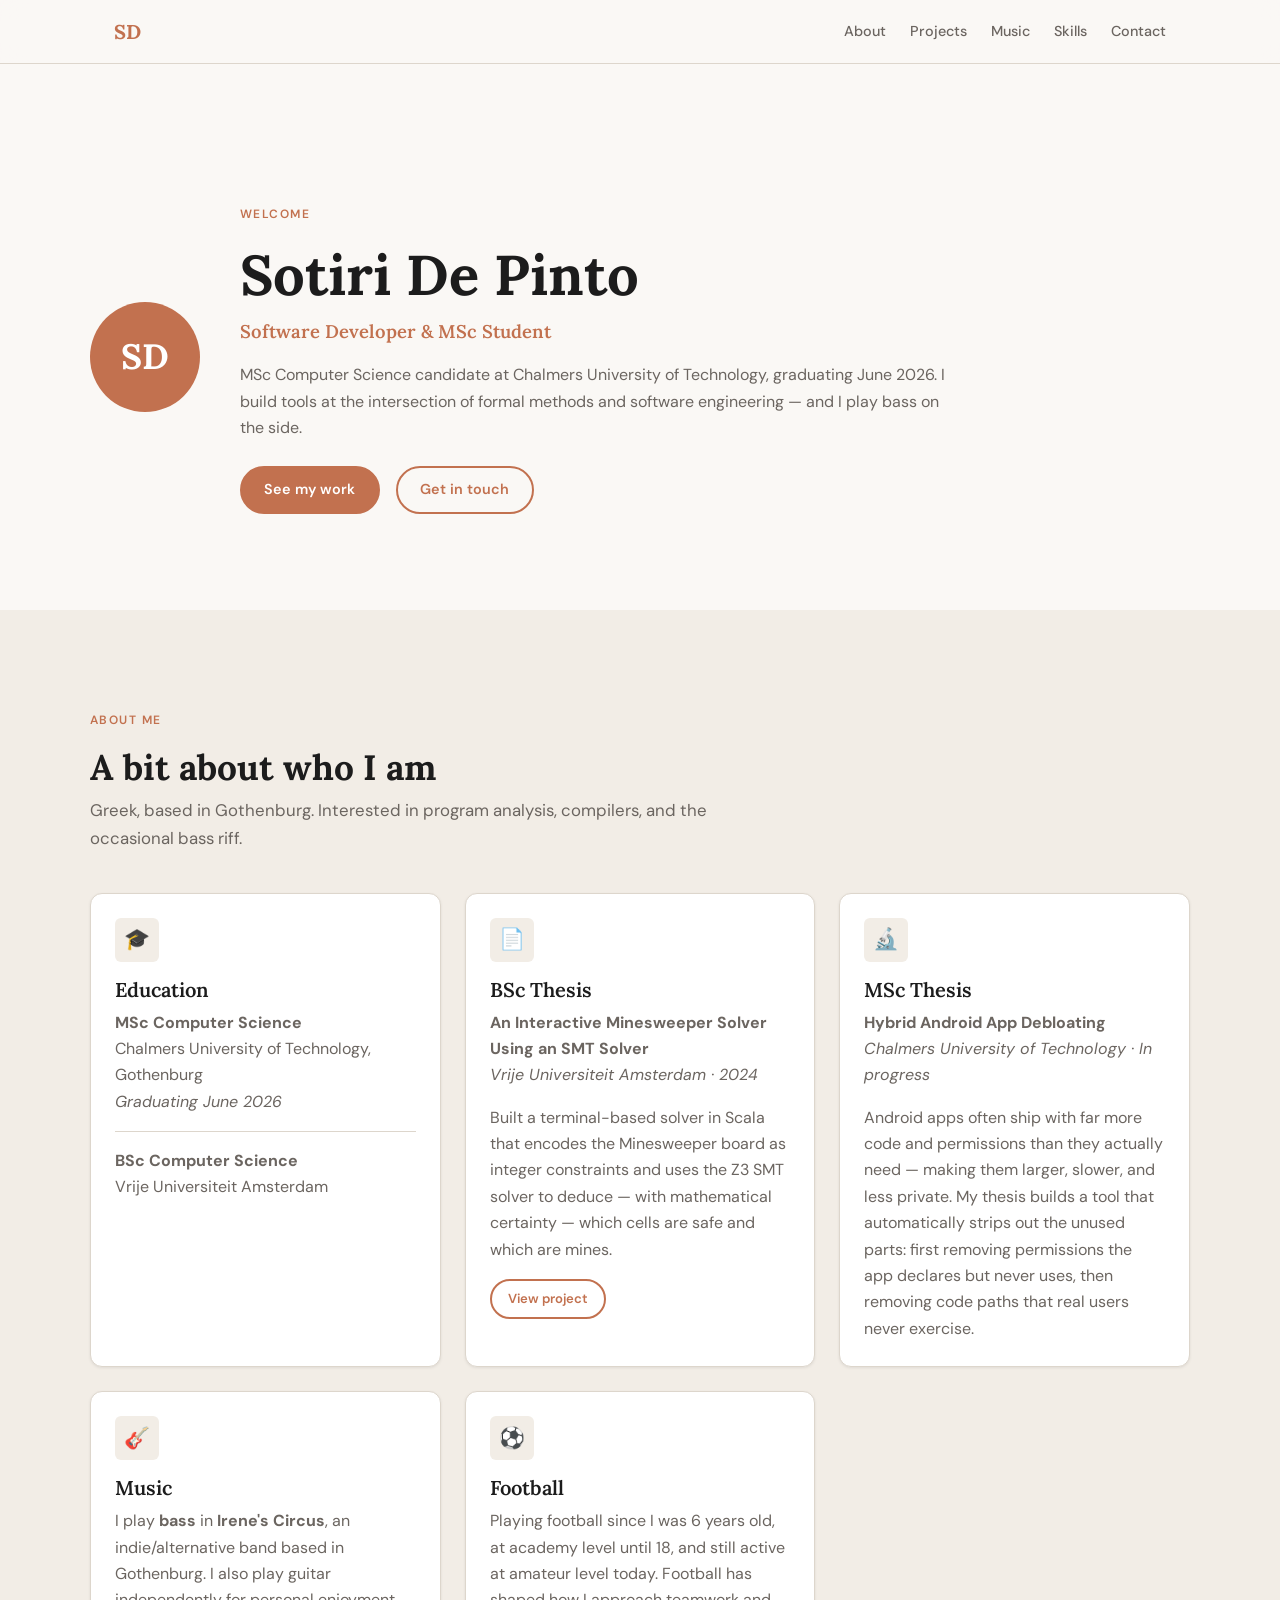
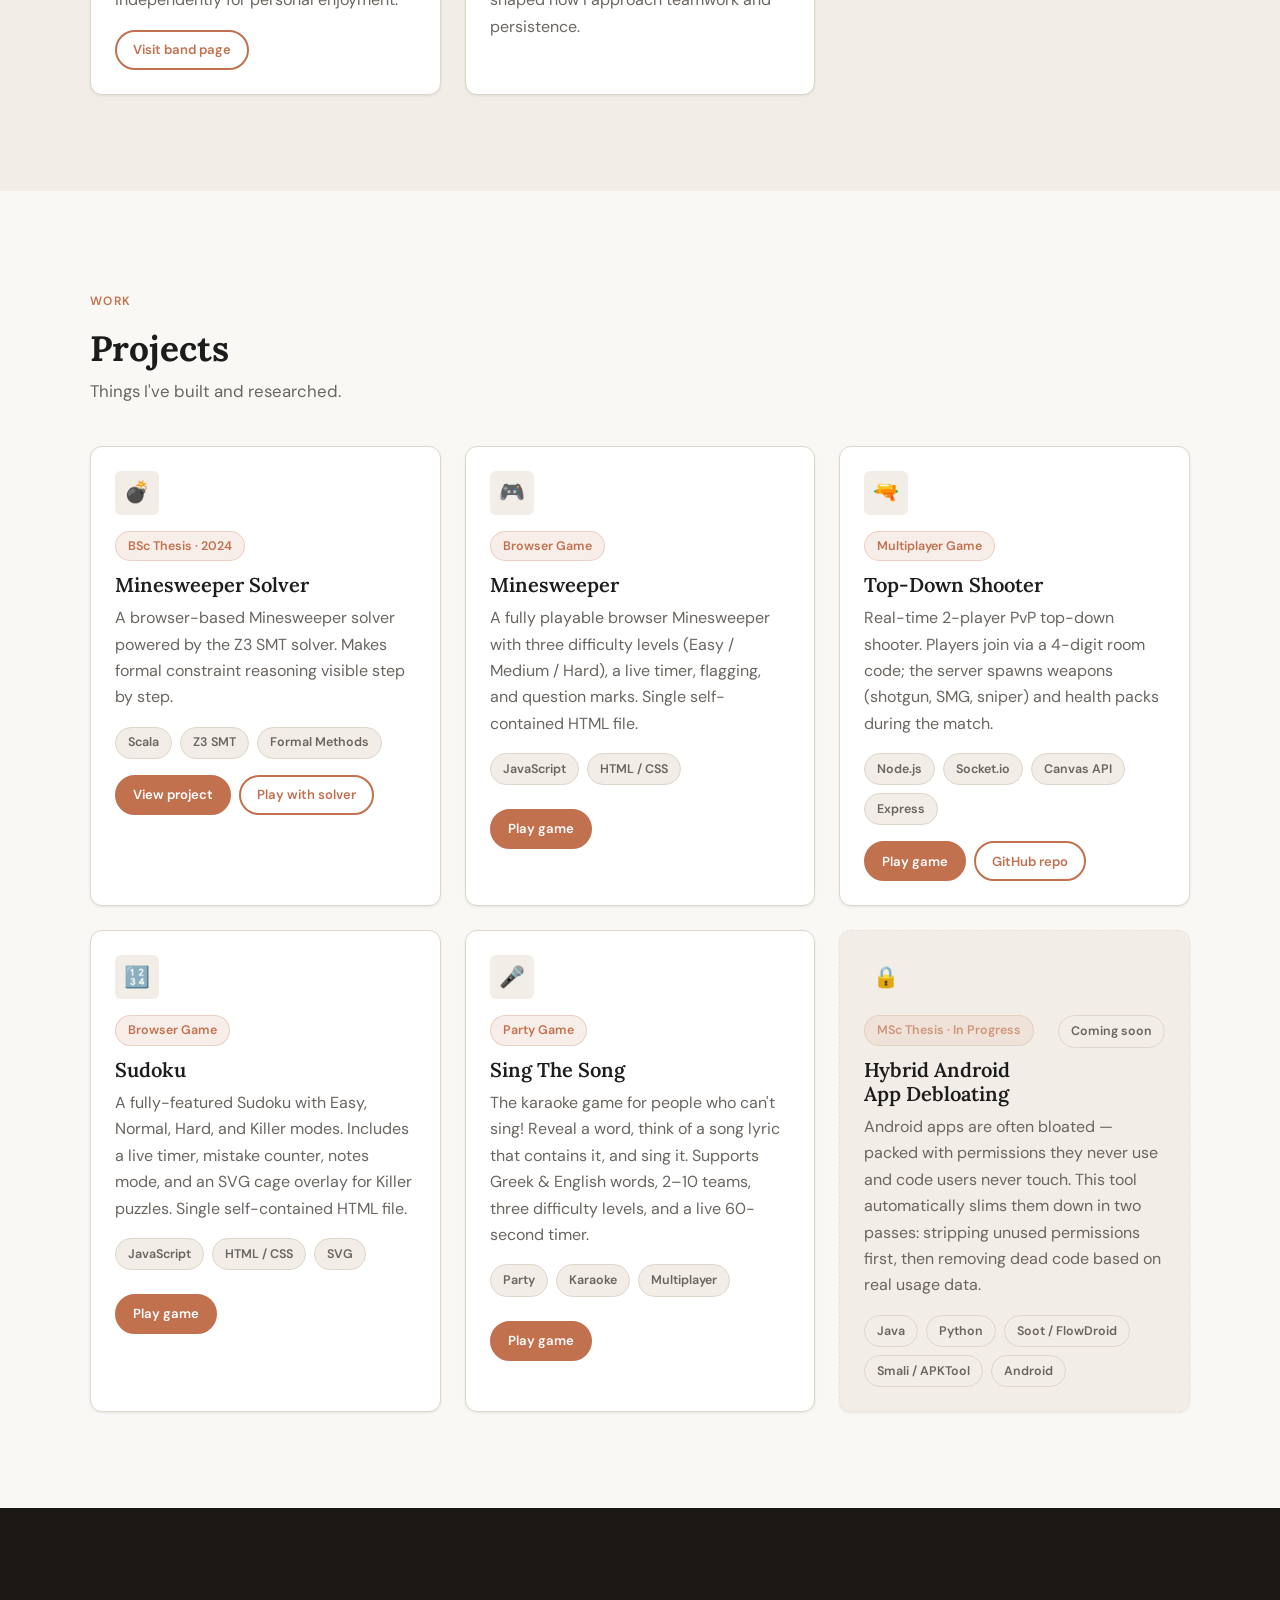
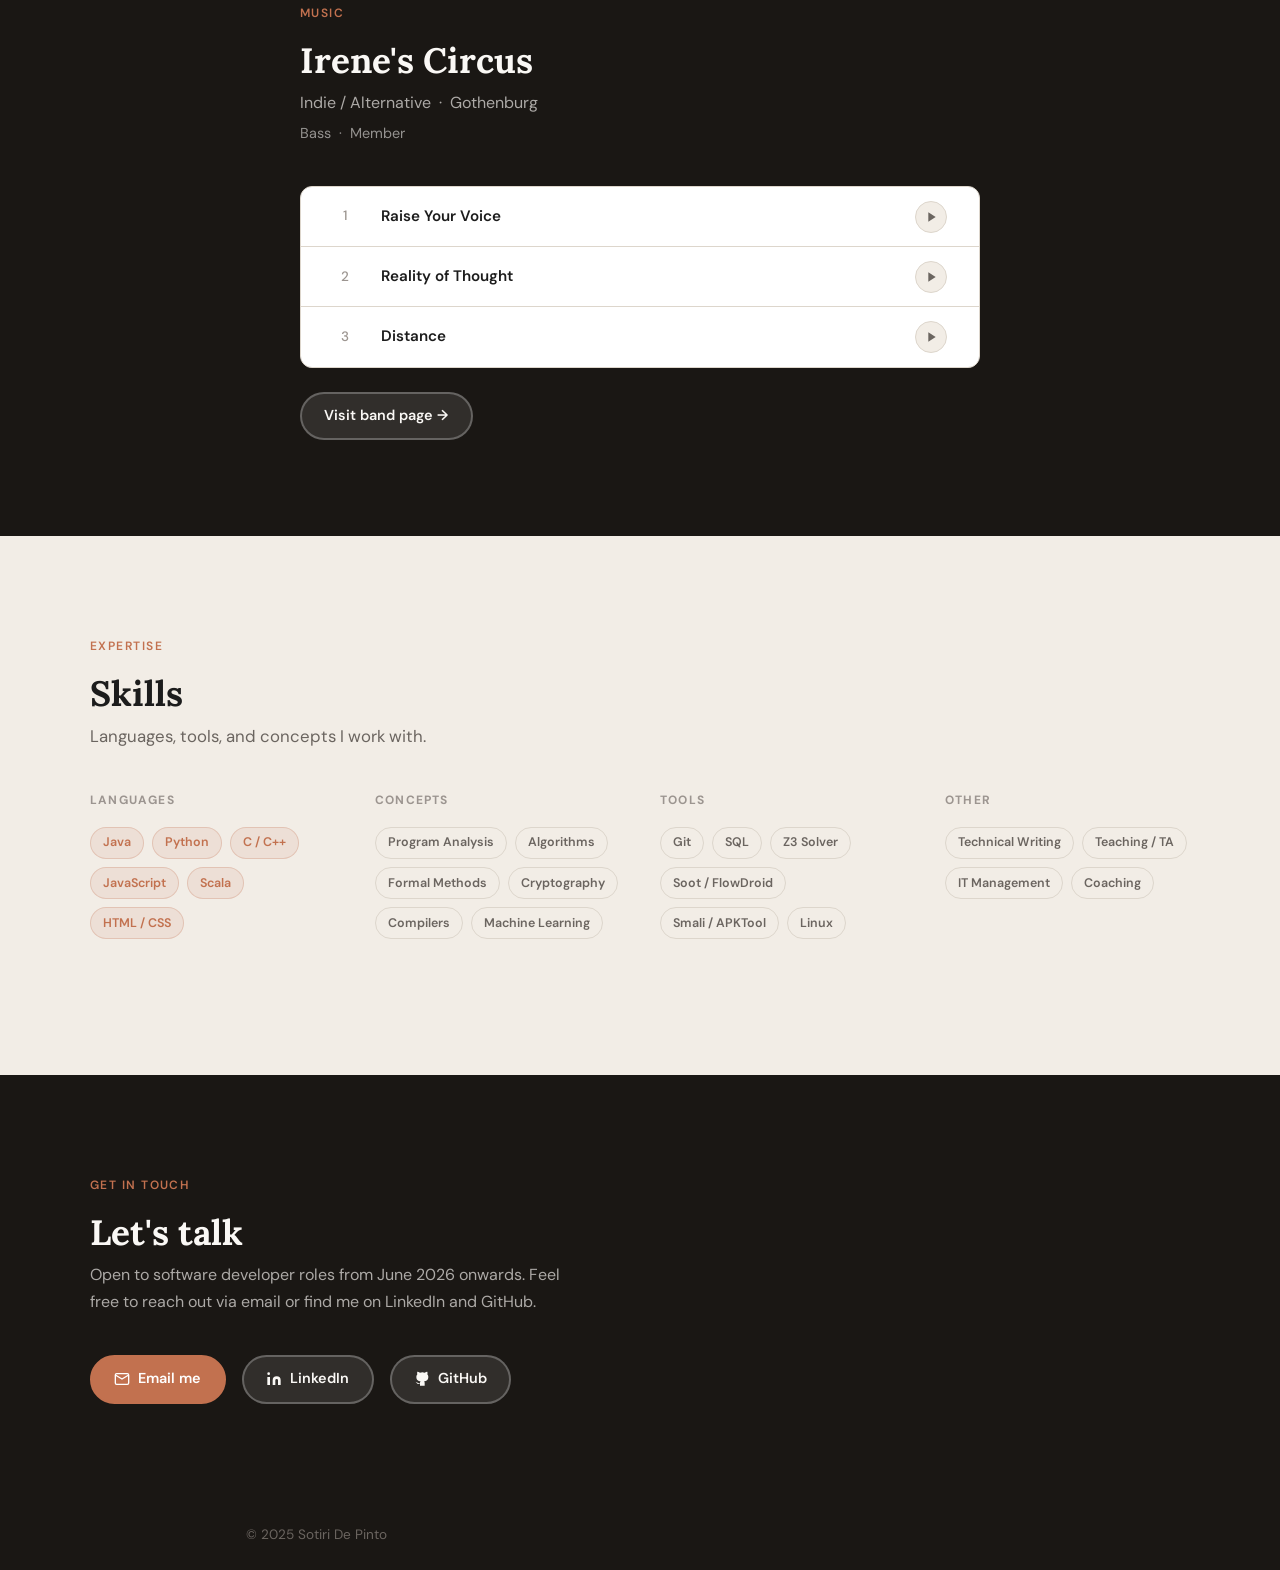
<file: index.html>
<!DOCTYPE html>
<html lang="en">
<head>
  <meta charset="UTF-8" />
  <meta name="viewport" content="width=device-width, initial-scale=1.0" />
  <title>Sotiri De Pinto — Software Developer</title>
  <meta name="description" content="Personal portfolio of Sotiri De Pinto, MSc Computer Science student at Chalmers University of Technology." />

  <!-- Google Fonts: Lora (display) + DM Sans (body) -->
  <link rel="preconnect" href="https://fonts.googleapis.com" />
  <link rel="preconnect" href="https://fonts.gstatic.com" crossorigin />
  <link href="https://fonts.googleapis.com/css2?family=Lora:wght@400;600;700&family=DM+Sans:wght@400;500;600;700&display=swap" rel="stylesheet" />

  <link rel="stylesheet" href="css/style.css" />

  <style>
    /* ── Song player (music section) ── */
    .song-row {
      display: grid;
      grid-template-columns: 2.5rem 1fr 2.5rem;
      align-items: center;
      gap: var(--space-sm);
      padding: 0.85rem var(--space-md);
      cursor: pointer;
      transition: background var(--transition);
      border-bottom: 1px solid var(--color-border);
      user-select: none;
    }

    .song-row:last-of-type {
      border-bottom: none;
    }

    .song-row:hover {
      background: var(--color-surface);
    }

    .song-row.is-active {
      background: rgba(194,113,79,0.07);
    }

    .song-number {
      font-size: 0.85rem;
      color: var(--color-ink-light);
      font-weight: 500;
      text-align: center;
    }

    .song-title {
      font-weight: 600;
      color: var(--color-ink);
      font-size: 0.95rem;
    }

    .song-row.is-active .song-title {
      color: var(--color-accent);
    }

    .song-play-btn {
      width: 32px;
      height: 32px;
      border-radius: var(--radius-full);
      background: var(--color-surface);
      border: 1px solid var(--color-border);
      display: flex;
      align-items: center;
      justify-content: center;
      color: var(--color-ink-muted);
      transition: background var(--transition), color var(--transition);
      cursor: pointer;
      flex-shrink: 0;
    }

    .song-row:hover .song-play-btn,
    .song-row.is-active .song-play-btn {
      background: var(--color-accent);
      color: #fff;
      border-color: var(--color-accent);
    }

    #song-player {
      width: 100%;
      border: none;
      display: none;
    }
  </style>
</head>
<body>

  <!-- ════════════════════════════════════════════════════════
       NAV
       ════════════════════════════════════════════════════════ -->
  <nav class="nav" role="navigation" aria-label="Main navigation">
    <div class="nav-inner">
      <a href="#" class="nav-logo">SD</a>
      <ul class="nav-links">
        <li><a href="#about">About</a></li>
        <li><a href="#projects">Projects</a></li>
        <li><a href="#music">Music</a></li>
        <li><a href="#skills">Skills</a></li>
        <li><a href="#contact">Contact</a></li>
      </ul>
      <button class="nav-hamburger" aria-label="Toggle menu" aria-expanded="false">
        <span></span>
        <span></span>
        <span></span>
      </button>
    </div>
  </nav>

  <!-- ════════════════════════════════════════════════════════
       HERO
       ════════════════════════════════════════════════════════ -->
  <section class="section" id="hero" style="padding-top: calc(var(--space-2xl) + var(--space-lg)); padding-bottom: var(--space-2xl);">
    <div class="section-inner">
      <div style="display: flex; align-items: center; gap: var(--space-lg); flex-wrap: wrap;">

        <!-- Avatar — replace with a real photo by swapping the initials div below
             for: <img src="assets/photo.jpg" alt="Sotiri De Pinto" />
             inside the .avatar element. Recommended size: 400×400px, square crop. -->
        <div class="avatar" style="width: 110px; height: 110px; font-size: 2.2rem;">SD</div>

        <div style="flex: 1; min-width: 260px;">
          <span class="section-label fade-in">Welcome</span>
          <h1 class="fade-in" style="transition-delay: 0.05s;">Sotiri De Pinto</h1>
          <p style="font-size: 1.15rem; color: var(--color-accent); font-weight: 600; margin: 0.5rem 0 var(--space-sm); font-family: var(--font-display);" class="fade-in">
            Software Developer &amp; MSc Student
          </p>
          <p class="fade-in" style="font-size: 1rem; margin-bottom: var(--space-md);">
            MSc Computer Science candidate at Chalmers University of Technology, graduating June 2026.
            I build tools at the intersection of formal methods and software engineering —
            and I play bass on the side.
          </p>
          <div style="display: flex; flex-wrap: wrap; gap: var(--space-sm);" class="fade-in">
            <a href="#projects" class="btn btn-primary">See my work</a>
            <a href="#contact" class="btn btn-outline">Get in touch</a>
          </div>
        </div>
      </div>
    </div>
  </section>

  <!-- ════════════════════════════════════════════════════════
       ABOUT
       ════════════════════════════════════════════════════════ -->
  <section class="section section--surface" id="about">
    <div class="section-inner">
      <span class="section-label fade-in">About me</span>
      <h2 class="section-title fade-in">A bit about who I am</h2>
      <p class="section-subtitle fade-in">Greek, based in Gothenburg. Interested in program analysis, compilers, and the occasional bass riff.</p>

      <!-- About cards — edit the content inside each card freely -->
      <div class="card-grid fade-in-group">

        <!-- Education card -->
        <div class="card">
          <div class="card-icon">🎓</div>
          <h3>Education</h3>
          <p style="margin-top: 0.5rem;">
            <strong>MSc Computer Science</strong><br />
            Chalmers University of Technology, Gothenburg<br />
            <em>Graduating June 2026</em>
          </p>
          <hr class="divider" style="margin: var(--space-sm) 0;" />
          <p>
            <strong>BSc Computer Science</strong><br />
            Vrije Universiteit Amsterdam
          </p>
        </div>

        <!-- BSc Thesis card -->
        <div class="card">
          <div class="card-icon">📄</div>
          <h3>BSc Thesis</h3>
          <p style="margin-top: 0.5rem; margin-bottom: var(--space-sm);">
            <strong>An Interactive Minesweeper Solver Using an SMT Solver</strong><br />
            <em>Vrije Universiteit Amsterdam · 2024</em>
          </p>
          <p>
            Built a terminal-based solver in Scala that encodes the Minesweeper board as
            integer constraints and uses the Z3 SMT solver to deduce — with mathematical
            certainty — which cells are safe and which are mines.
          </p>
          <div style="margin-top: var(--space-sm);">
            <a href="pages/project-minesweeper.html" class="btn btn-sm btn-outline" target="_blank" rel="noopener">View project</a>
          </div>
        </div>

        <!-- MSc Thesis card -->
        <div class="card">
          <div class="card-icon">🔬</div>
          <h3>MSc Thesis</h3>
          <p style="margin-top: 0.5rem; margin-bottom: var(--space-sm);">
            <strong>Hybrid Android App Debloating</strong><br />
            <em>Chalmers University of Technology · In progress</em>
          </p>
          <p>
            Android apps often ship with far more code and permissions than they actually need —
            making them larger, slower, and less private. My thesis builds a tool that automatically
            strips out the unused parts: first removing permissions the app declares but never uses,
            then removing code paths that real users never exercise.
          </p>
        </div>

        <!-- Music card -->
        <div class="card">
          <div class="card-icon">🎸</div>
          <h3>Music</h3>
          <p style="margin-top: 0.5rem;">
            I play <strong>bass</strong> in <strong>Irene's Circus</strong>, an indie/alternative band based in Gothenburg.
            I also play guitar independently for personal enjoyment.
          </p>
          <div style="margin-top: var(--space-sm);">
            <a href="pages/band.html" class="btn btn-sm btn-outline" target="_blank" rel="noopener">Visit band page</a>
          </div>
        </div>

        <!-- Football card -->
        <div class="card">
          <div class="card-icon">⚽</div>
          <h3>Football</h3>
          <p style="margin-top: 0.5rem;">
            Playing football since I was 6 years old, at academy level until 18, and still active at amateur level today.
            Football has shaped how I approach teamwork and persistence.
          </p>
        </div>

      </div>
    </div>
  </section>

  <!-- ════════════════════════════════════════════════════════
       PROJECTS
       ════════════════════════════════════════════════════════ -->
  <section class="section" id="projects">
    <div class="section-inner">
      <span class="section-label fade-in">Work</span>
      <h2 class="section-title fade-in">Projects</h2>
      <p class="section-subtitle fade-in">Things I've built and researched.</p>

      <!--
        HOW TO ADD A NEW PROJECT CARD:
        1. Copy one of the .card blocks below.
        2. Update the card-icon, h3, description p, tags, and the link href.
        3. Remove the "card--coming-soon" class if it's a real project.
        4. Add the card inside the .card-grid div.
      -->
      <div class="card-grid card-grid--2 fade-in-group">

        <!-- ── Minesweeper Solver (real project) ── -->
        <div class="card">
          <div class="card-icon">💣</div>
          <div style="display: flex; align-items: flex-start; justify-content: space-between; gap: 1rem;">
            <div>
              <span class="badge" style="margin-bottom: 0.5rem; display: inline-block;">BSc Thesis · 2024</span>
              <h3 style="margin-top: 0.25rem;">Minesweeper Solver</h3>
            </div>
          </div>
          <p style="margin-top: 0.5rem;">
            A browser-based Minesweeper solver powered by the Z3 SMT solver.
            Makes formal constraint reasoning visible step by step.
          </p>
          <div class="tags" style="margin: var(--space-sm) 0;">
            <span class="tag">Scala</span>
            <span class="tag">Z3 SMT</span>
            <span class="tag">Formal Methods</span>
          </div>
          <div style="display:flex; gap: 0.5rem; flex-wrap: wrap; margin-top: 0.5rem;">
            <a href="pages/project-minesweeper.html" class="btn btn-sm btn-primary" target="_blank" rel="noopener">View project</a>
            <a href="pages/minesweeper-game.html" class="btn btn-sm btn-outline" target="_blank" rel="noopener">Play with solver</a>
          </div>
        </div>

        <!-- ── Minesweeper Game ── -->
        <div class="card">
          <div class="card-icon">🎮</div>
          <div style="display: flex; align-items: flex-start; justify-content: space-between; gap: 1rem;">
            <div>
              <span class="badge" style="margin-bottom: 0.5rem; display: inline-block;">Browser Game</span>
              <h3 style="margin-top: 0.25rem;">Minesweeper</h3>
            </div>
          </div>
          <p style="margin-top: 0.5rem;">
            A fully playable browser Minesweeper with three difficulty levels (Easy / Medium / Hard),
            a live timer, flagging, and question marks. Single self-contained HTML file.
          </p>
          <div class="tags" style="margin: var(--space-sm) 0;">
            <span class="tag">JavaScript</span>
            <span class="tag">HTML / CSS</span>
          </div>
          <a href="pages/minesweeper-game.html" class="btn btn-sm btn-primary" style="margin-top: 0.5rem;" target="_blank" rel="noopener">Play game</a>
        </div>

        <!-- ── Top-Down Shooter ── -->
        <div class="card">
          <div class="card-icon">🔫</div>
          <div style="display: flex; align-items: flex-start; justify-content: space-between; gap: 1rem;">
            <div>
              <span class="badge" style="margin-bottom: 0.5rem; display: inline-block;">Multiplayer Game</span>
              <h3 style="margin-top: 0.25rem;">Top-Down Shooter</h3>
            </div>
          </div>
          <p style="margin-top: 0.5rem;">
            Real-time 2-player PvP top-down shooter. Players join via a 4-digit room code;
            the server spawns weapons (shotgun, SMG, sniper) and health packs during the match.
          </p>
          <div class="tags" style="margin: var(--space-sm) 0;">
            <span class="tag">Node.js</span>
            <span class="tag">Socket.io</span>
            <span class="tag">Canvas API</span>
            <span class="tag">Express</span>
          </div>
          <div style="display:flex; gap: 0.5rem; flex-wrap: wrap; margin-top: 0.5rem;">
            <a href="pages/shooter-game.html" class="btn btn-sm btn-primary" target="_blank" rel="noopener">Play game</a>
            <!-- REPLACE: href="https://github.com/DePinto-95/YOUR_SHOOTER_REPO" -->
            <a href="#" class="btn btn-sm btn-outline" target="_blank" rel="noopener">GitHub repo</a>
          </div>
        </div>

        <!-- ── Sudoku Game ── -->
        <div class="card">
          <div class="card-icon">🔢</div>
          <div style="display: flex; align-items: flex-start; justify-content: space-between; gap: 1rem;">
            <div>
              <span class="badge" style="margin-bottom: 0.5rem; display: inline-block;">Browser Game</span>
              <h3 style="margin-top: 0.25rem;">Sudoku</h3>
            </div>
          </div>
          <p style="margin-top: 0.5rem;">
            A fully-featured Sudoku with Easy, Normal, Hard, and Killer modes. Includes a live timer,
            mistake counter, notes mode, and an SVG cage overlay for Killer puzzles. Single self-contained HTML file.
          </p>
          <div class="tags" style="margin: var(--space-sm) 0;">
            <span class="tag">JavaScript</span>
            <span class="tag">HTML / CSS</span>
            <span class="tag">SVG</span>
          </div>
          <a href="pages/sudoku-game.html" class="btn btn-sm btn-primary" style="margin-top: 0.5rem;" target="_blank" rel="noopener">Play game</a>
        </div>

        <!-- ── Sing The Song ── -->
        <div class="card">
          <div class="card-icon">🎤</div>
          <div style="display: flex; align-items: flex-start; justify-content: space-between; gap: 1rem;">
            <div>
              <span class="badge" style="margin-bottom: 0.5rem; display: inline-block;">Party Game</span>
              <h3 style="margin-top: 0.25rem;">Sing The Song</h3>
            </div>
          </div>
          <p style="margin-top: 0.5rem;">
            The karaoke game for people who can't sing! Reveal a word, think of a song lyric that contains it,
            and sing it. Supports Greek &amp; English words, 2–10 teams, three difficulty levels, and a live 60-second timer.
          </p>
          <div class="tags" style="margin: var(--space-sm) 0;">
            <span class="tag">Party</span>
            <span class="tag">Karaoke</span>
            <span class="tag">Multiplayer</span>
          </div>
          <a href="pages/sing-the-song.html" class="btn btn-sm btn-primary" style="margin-top: 0.5rem;" target="_blank" rel="noopener">Play game</a>
        </div>

        <!-- ── PermissionPruner (coming soon) ── -->
        <div class="card card--coming-soon">
          <div class="card-icon">🔒</div>
          <div style="display: flex; align-items: flex-start; justify-content: space-between; gap: 1rem;">
            <div>
              <span class="badge" style="margin-bottom: 0.5rem; display: inline-block; opacity: 0.7;">MSc Thesis · In Progress</span>
              <h3 style="margin-top: 0.25rem;">Hybrid Android App Debloating</h3>
            </div>
            <span class="tag" style="white-space: nowrap; flex-shrink: 0;">Coming soon</span>
          </div>
          <p style="margin-top: 0.5rem;">
            Android apps are often bloated — packed with permissions they never use and code users
            never touch. This tool automatically slims them down in two passes: stripping unused
            permissions first, then removing dead code based on real usage data.
          </p>
          <div class="tags" style="margin-top: var(--space-sm);">
            <span class="tag">Java</span>
            <span class="tag">Python</span>
            <span class="tag">Soot / FlowDroid</span>
            <span class="tag">Smali / APKTool</span>
            <span class="tag">Android</span>
          </div>
        </div>

      </div>
    </div>
  </section>

  <!-- ════════════════════════════════════════════════════════
       MUSIC / BAND TEASER
       ════════════════════════════════════════════════════════ -->
  <section class="section section--dark" id="music">
    <div class="section-inner">
      <div class="fade-in" style="max-width: 680px; margin: 0 auto;">

        <!-- Band header -->
        <span class="section-label" style="margin-bottom: var(--space-sm); display: block;">Music</span>
        <h2 style="font-family: var(--font-display); color: #FAF8F5; margin-bottom: 0.5rem;">Irene's Circus</h2>
        <p style="color: rgba(250,248,245,0.65); margin-bottom: 0.35rem;">Indie / Alternative &nbsp;·&nbsp; Gothenburg</p>
        <p style="color: rgba(250,248,245,0.55); font-size: 0.9rem; margin-bottom: var(--space-lg);">Bass &nbsp;·&nbsp; Member</p>

        <!-- Song list -->
        <div style="background: #fff; border-radius: var(--radius-md); overflow: hidden; border: 1px solid var(--color-border); margin-bottom: var(--space-md);">
          <div class="song-row" data-embed="https://open.spotify.com/embed/track/00iU8mcEyuLjnR8fCWtlnE?utm_source=generator" role="button" tabindex="0" aria-label="Play Raise Your Voice">
            <span class="song-number">1</span>
            <span class="song-title">Raise Your Voice</span>
            <button class="song-play-btn" aria-label="Play">
              <svg viewBox="0 0 24 24" fill="currentColor" width="16" height="16"><path d="M8 5v14l11-7z"/></svg>
            </button>
          </div>
          <div class="song-row" data-embed="https://open.spotify.com/embed/track/54uVg4J7S4Gsbq368ZT6PS?utm_source=generator" role="button" tabindex="0" aria-label="Play Reality of Thought">
            <span class="song-number">2</span>
            <span class="song-title">Reality of Thought</span>
            <button class="song-play-btn" aria-label="Play">
              <svg viewBox="0 0 24 24" fill="currentColor" width="16" height="16"><path d="M8 5v14l11-7z"/></svg>
            </button>
          </div>
          <div class="song-row" data-embed="https://open.spotify.com/embed/track/254VRIw9ChV5fCh6GE1dW4?utm_source=generator" role="button" tabindex="0" aria-label="Play Distance">
            <span class="song-number">3</span>
            <span class="song-title">Distance</span>
            <button class="song-play-btn" aria-label="Play">
              <svg viewBox="0 0 24 24" fill="currentColor" width="16" height="16"><path d="M8 5v14l11-7z"/></svg>
            </button>
          </div>
          <iframe
            id="song-player"
            allow="autoplay; clipboard-write; encrypted-media; fullscreen; picture-in-picture"
            height="152"
            title="Song player">
          </iframe>
        </div>

        <a href="pages/band.html" class="btn btn-ghost" target="_blank" rel="noopener">Visit band page &rarr;</a>
      </div>
    </div>
  </section>

  <!-- ════════════════════════════════════════════════════════
       SKILLS
       ════════════════════════════════════════════════════════ -->
  <section class="section section--surface" id="skills">
    <div class="section-inner">
      <span class="section-label fade-in">Expertise</span>
      <h2 class="section-title fade-in">Skills</h2>
      <p class="section-subtitle fade-in">Languages, tools, and concepts I work with.</p>

      <div style="display: grid; grid-template-columns: repeat(auto-fill, minmax(220px, 1fr)); gap: var(--space-lg);" class="fade-in-group">

        <div class="skill-cluster">
          <div class="skill-cluster-label">Languages</div>
          <div class="tags">
            <span class="tag tag--accent">Java</span>
            <span class="tag tag--accent">Python</span>
            <span class="tag tag--accent">C / C++</span>
            <span class="tag tag--accent">JavaScript</span>
            <span class="tag tag--accent">Scala</span>
            <span class="tag tag--accent">HTML / CSS</span>
          </div>
        </div>

        <div class="skill-cluster">
          <div class="skill-cluster-label">Concepts</div>
          <div class="tags">
            <span class="tag">Program Analysis</span>
            <span class="tag">Algorithms</span>
            <span class="tag">Formal Methods</span>
            <span class="tag">Cryptography</span>
            <span class="tag">Compilers</span>
            <span class="tag">Machine Learning</span>
          </div>
        </div>

        <div class="skill-cluster">
          <div class="skill-cluster-label">Tools</div>
          <div class="tags">
            <span class="tag">Git</span>
            <span class="tag">SQL</span>
            <span class="tag">Z3 Solver</span>
            <span class="tag">Soot / FlowDroid</span>
            <span class="tag">Smali / APKTool</span>
            <span class="tag">Linux</span>
          </div>
        </div>

        <div class="skill-cluster">
          <div class="skill-cluster-label">Other</div>
          <div class="tags">
            <span class="tag">Technical Writing</span>
            <span class="tag">Teaching / TA</span>
            <span class="tag">IT Management</span>
            <span class="tag">Coaching</span>
          </div>
        </div>

      </div>
    </div>
  </section>

  <!-- ════════════════════════════════════════════════════════
       CONTACT
       ════════════════════════════════════════════════════════ -->
  <section class="section section--dark" id="contact">
    <div class="section-inner">
      <span class="section-label fade-in">Get in touch</span>
      <h2 class="fade-in" style="color: #FAF8F5; margin-bottom: 0.5rem;">Let's talk</h2>
      <p class="fade-in" style="color: rgba(250,248,245,0.65); max-width: 45ch; margin-bottom: 0;">
        Open to software developer roles from June 2026 onwards.
        Feel free to reach out via email or find me on LinkedIn and GitHub.
      </p>
      <div class="contact-actions fade-in">

        <a href="mailto:sotirisdepinto95@gmail.com" class="btn btn-primary">
          <!-- Mail icon -->
          <svg viewBox="0 0 24 24" fill="none" stroke="currentColor" stroke-width="2" width="16" height="16"><path d="M4 4h16c1.1 0 2 .9 2 2v12c0 1.1-.9 2-2 2H4c-1.1 0-2-.9-2-2V6c0-1.1.9-2 2-2z"/><polyline points="22,6 12,12 2,6"/></svg>
          Email me
        </a>

        <a href="https://www.linkedin.com/in/sotiris-de-pinto-757a12246/" class="btn btn-ghost" target="_blank" rel="noopener">
          <!-- LinkedIn icon -->
          <svg viewBox="0 0 24 24" fill="currentColor" width="16" height="16"><path d="M16 8a6 6 0 0 1 6 6v7h-4v-7a2 2 0 0 0-2-2 2 2 0 0 0-2 2v7h-4v-7a6 6 0 0 1 6-6z"/><rect x="2" y="9" width="4" height="12"/><circle cx="4" cy="4" r="2"/></svg>
          LinkedIn
        </a>

        <!-- REPLACE: Change the href to your GitHub profile URL
             Format: href="https://github.com/DePinto-95" -->
        <a href="https://github.com/DePinto-95" class="btn btn-ghost" target="_blank" rel="noopener">
          <!-- GitHub icon -->
          <svg viewBox="0 0 24 24" fill="currentColor" width="16" height="16"><path d="M9 19c-5 1.5-5-2.5-7-3m14 6v-3.87a3.37 3.37 0 0 0-.94-2.61c3.14-.35 6.44-1.54 6.44-7A5.44 5.44 0 0 0 20 4.77 5.07 5.07 0 0 0 19.91 1S18.73.65 16 2.48a13.38 13.38 0 0 0-7 0C6.27.65 5.09 1 5.09 1A5.07 5.07 0 0 0 5 4.77a5.44 5.44 0 0 0-1.5 3.78c0 5.42 3.3 6.61 6.44 7A3.37 3.37 0 0 0 9 18.13V22"/></svg>
          GitHub
        </a>

      </div>
    </div>
  </section>

  <!-- ════════════════════════════════════════════════════════
       FOOTER
       ════════════════════════════════════════════════════════ -->
  <footer class="footer">
    <p>&copy; 2025 Sotiri De Pinto</p>
  </footer>

  <script src="js/main.js"></script>
  <script src="js/band.js"></script>
</body>
</html>
</file>
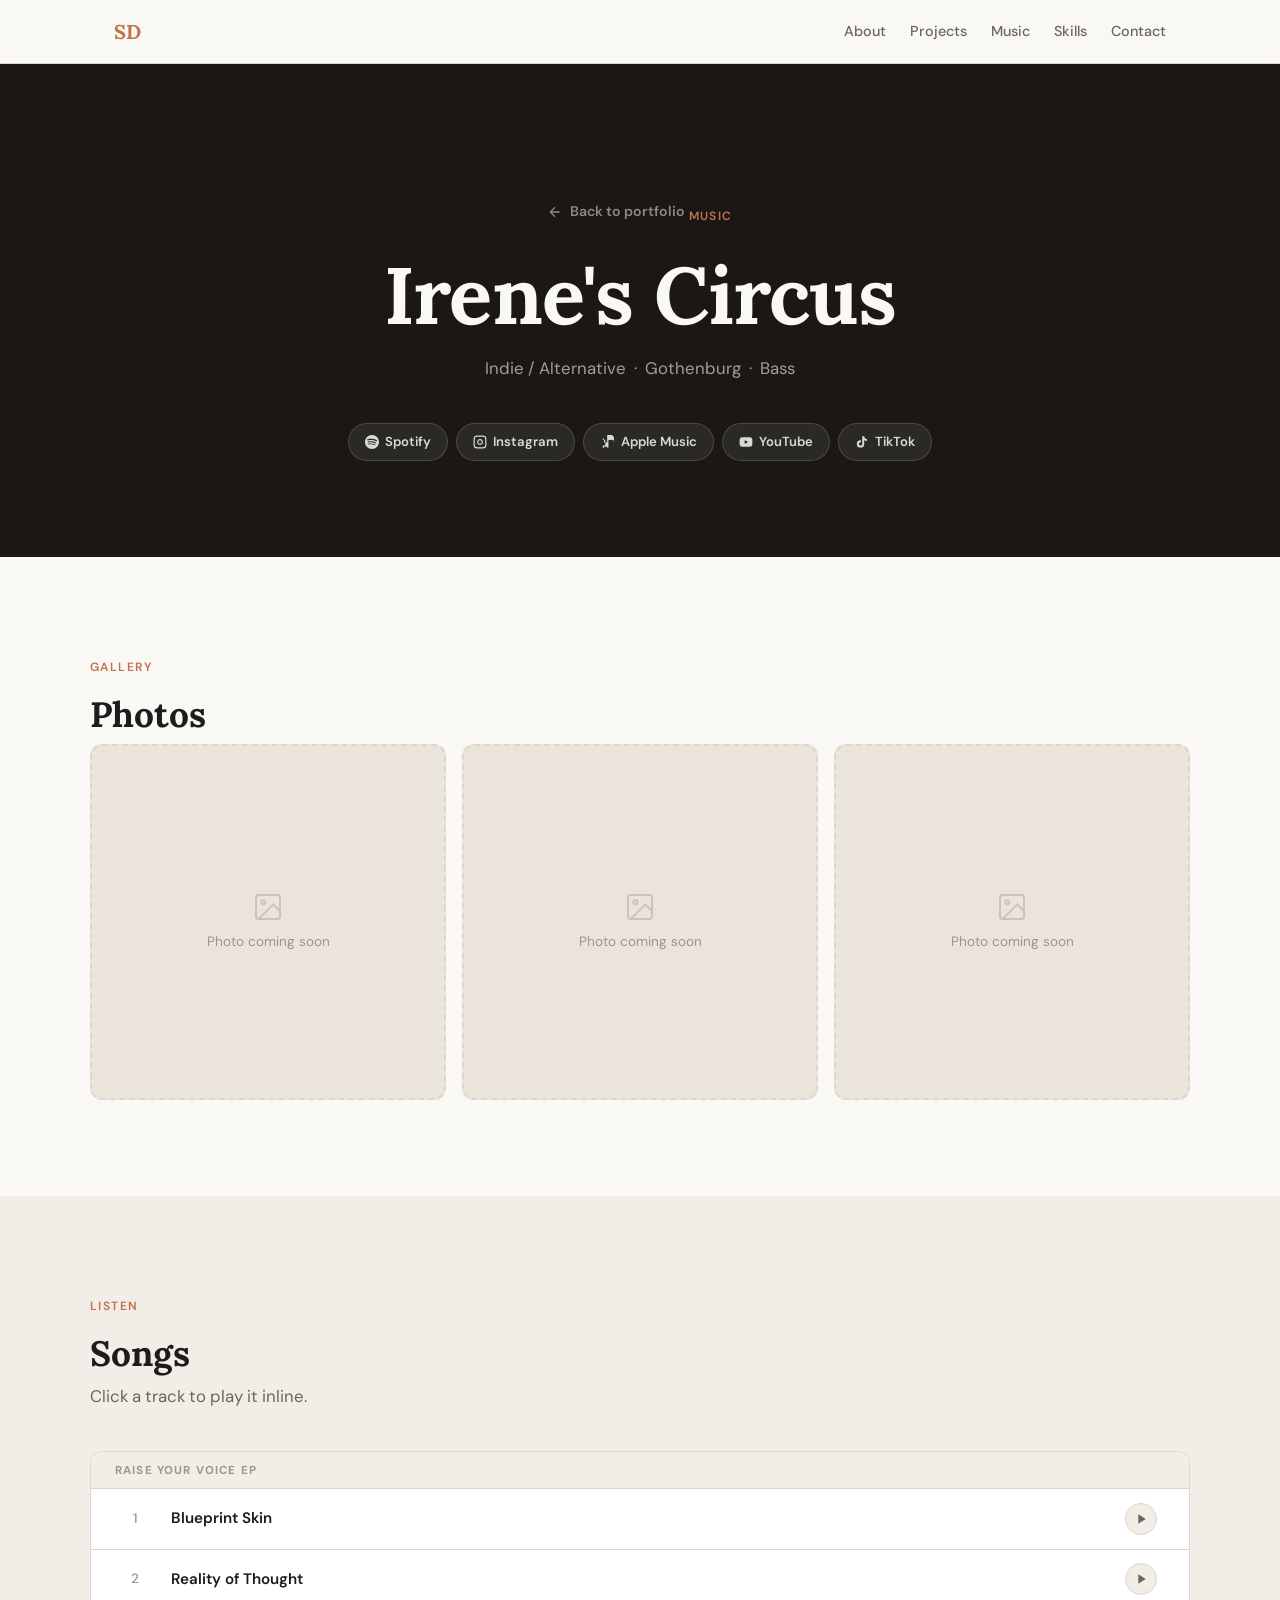
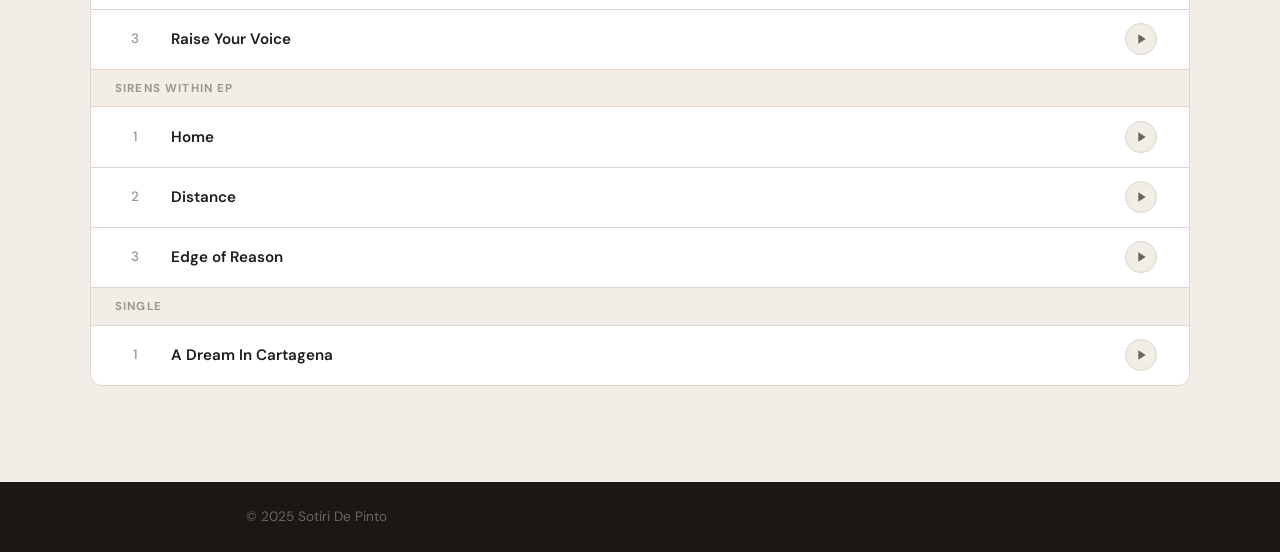
<file: pages/band.html>
<!DOCTYPE html>
<html lang="en">
<head>
  <meta charset="UTF-8" />
  <meta name="viewport" content="width=device-width, initial-scale=1.0" />
  <title>Irene's Circus — Sotiri De Pinto</title>
  <meta name="description" content="Irene's Circus — indie/alternative band based in Gothenburg. Bass: Sotiri De Pinto." />

  <!-- Google Fonts: Lora (display) + DM Sans (body) -->
  <link rel="preconnect" href="https://fonts.googleapis.com" />
  <link rel="preconnect" href="https://fonts.gstatic.com" crossorigin />
  <link href="https://fonts.googleapis.com/css2?family=Lora:wght@400;600;700&family=DM+Sans:wght@400;500;600;700&display=swap" rel="stylesheet" />

  <link rel="stylesheet" href="../css/style.css" />

  <style>
    /* ── Band-page specific styles ── */
    .band-hero {
      background: var(--color-dark);
      padding: calc(var(--space-2xl) + var(--space-lg)) var(--space-md) var(--space-2xl);
      text-align: center;
    }

    .band-hero h1 {
      font-size: clamp(2.8rem, 8vw, 5rem);
      color: #FAF8F5;
      letter-spacing: -0.01em;
    }

    .band-hero .subtitle {
      color: rgba(250,248,245,0.6);
      font-size: 1.05rem;
      margin: 0.75rem auto var(--space-lg);
      max-width: 40ch;
    }

    .social-pills {
      display: flex;
      flex-wrap: wrap;
      justify-content: center;
      gap: var(--space-xs);
    }

    .social-pill {
      display: inline-flex;
      align-items: center;
      gap: 0.4rem;
      padding: 0.45rem 1rem;
      border-radius: var(--radius-full);
      font-size: 0.82rem;
      font-weight: 600;
      background: rgba(255,255,255,0.08);
      color: rgba(250,248,245,0.85);
      border: 1px solid rgba(255,255,255,0.15);
      transition: background var(--transition), border-color var(--transition);
    }

    .social-pill:hover {
      background: rgba(255,255,255,0.15);
      border-color: rgba(255,255,255,0.3);
    }

    /* Photos grid */
    .photo-grid {
      display: grid;
      grid-template-columns: repeat(3, 1fr);
      gap: var(--space-sm);
    }

    .photo-slot {
      aspect-ratio: 1;
      background: var(--color-surface-alt);
      border: 2px dashed var(--color-border);
      border-radius: var(--radius-md);
      display: flex;
      flex-direction: column;
      align-items: center;
      justify-content: center;
      color: var(--color-ink-light);
      font-size: 0.85rem;
      text-align: center;
      padding: var(--space-sm);
      gap: 0.5rem;
      overflow: hidden;
    }

    .photo-slot svg {
      opacity: 0.4;
    }

    /* Song list */
    .song-list {
      border: 1px solid var(--color-border);
      border-radius: var(--radius-md);
      overflow: hidden;
      background: #fff;
    }

    .song-row {
      display: grid;
      grid-template-columns: 2.5rem 1fr auto 2.5rem;
      align-items: center;
      gap: var(--space-sm);
      padding: 0.85rem var(--space-md);
      cursor: pointer;
      transition: background var(--transition);
      border-bottom: 1px solid var(--color-border);
      user-select: none;
    }

    .song-row:last-child {
      border-bottom: none;
    }

    .song-row:hover {
      background: var(--color-surface);
    }

    .song-row.is-active {
      background: rgba(194,113,79,0.07);
    }

    .song-number {
      font-size: 0.85rem;
      color: var(--color-ink-light);
      font-weight: 500;
      text-align: center;
    }

    .song-title {
      font-weight: 600;
      color: var(--color-ink);
      font-size: 0.95rem;
    }

    .song-row.is-active .song-title {
      color: var(--color-accent);
    }

    .song-duration {
      font-size: 0.85rem;
      color: var(--color-ink-light);
    }

    .song-play-btn {
      width: 32px;
      height: 32px;
      border-radius: var(--radius-full);
      background: var(--color-surface);
      border: 1px solid var(--color-border);
      display: flex;
      align-items: center;
      justify-content: center;
      color: var(--color-ink-muted);
      transition: background var(--transition), color var(--transition);
      cursor: pointer;
      flex-shrink: 0;
    }

    .song-row:hover .song-play-btn,
    .song-row.is-active .song-play-btn {
      background: var(--color-accent);
      color: #fff;
      border-color: var(--color-accent);
    }

    /* EP / release group header inside the song list */
    .song-group-label {
      padding: 0.55rem var(--space-md);
      font-size: 0.72rem;
      font-weight: 700;
      letter-spacing: 0.1em;
      text-transform: uppercase;
      color: var(--color-ink-light);
      background: var(--color-surface);
      border-bottom: 1px solid var(--color-border);
    }

    /* Embedded player iframe */
    #song-player {
      width: 100%;
      border: none;
      border-radius: var(--radius-md);
      margin-top: var(--space-md);
      display: none;
    }

    @media (max-width: 600px) {
      .photo-grid {
        grid-template-columns: 1fr;
      }
    }
  </style>
</head>
<body>

  <!-- ════════════════════════════════════════════════════════
       NAV
       ════════════════════════════════════════════════════════ -->
  <nav class="nav" role="navigation" aria-label="Main navigation">
    <div class="nav-inner">
      <a href="../index.html" class="nav-logo">SD</a>
      <ul class="nav-links">
        <li><a href="../index.html#about">About</a></li>
        <li><a href="../index.html#projects">Projects</a></li>
        <li><a href="../index.html#music">Music</a></li>
        <li><a href="../index.html#skills">Skills</a></li>
        <li><a href="../index.html#contact">Contact</a></li>
      </ul>
      <button class="nav-hamburger" aria-label="Toggle menu" aria-expanded="false">
        <span></span>
        <span></span>
        <span></span>
      </button>
    </div>
  </nav>

  <!-- ════════════════════════════════════════════════════════
       BAND HERO
       ════════════════════════════════════════════════════════ -->
  <header class="band-hero">
    <div style="max-width: 700px; margin: 0 auto;">
      <a href="../index.html" class="back-link" style="color: rgba(250,248,245,0.5); margin-bottom: var(--space-md); display: inline-flex; justify-content: center;">
        <svg viewBox="0 0 24 24" fill="none" stroke="currentColor" stroke-width="2"><path d="M19 12H5M12 5l-7 7 7 7"/></svg>
        Back to portfolio
      </a>

      <p class="section-label" style="margin-bottom: var(--space-sm);">Music</p>
      <h1>Irene's Circus</h1>
      <p class="subtitle">Indie / Alternative &nbsp;·&nbsp; Gothenburg &nbsp;·&nbsp; Bass</p>

      <!-- Social links — REPLACE each href with the real URL for that platform -->
      <div class="social-pills">

        <a href="https://open.spotify.com/artist/25XfQgnvMcoCvcfNqU69ZG?si=cJXn-ndbQxGiDfrNnZ4vbQ" class="social-pill" target="_blank" rel="noopener">
          <!-- Spotify icon -->
          <svg viewBox="0 0 24 24" fill="currentColor" width="14" height="14"><path d="M12 0C5.4 0 0 5.4 0 12s5.4 12 12 12 12-5.4 12-12S18.66 0 12 0zm5.521 17.34c-.24.359-.66.48-1.021.24-2.82-1.74-6.36-2.101-10.561-1.141-.418.122-.779-.179-.899-.539-.12-.421.18-.78.54-.9 4.56-1.021 8.52-.6 11.64 1.32.42.18.479.659.301 1.02zm1.44-3.3c-.301.42-.841.6-1.262.3-3.239-1.98-8.159-2.58-11.939-1.38-.479.12-1.02-.12-1.14-.6-.12-.48.12-1.021.6-1.141C9.6 9.9 15 10.561 18.72 12.84c.361.181.54.78.241 1.2zm.12-3.36C15.24 8.4 8.82 8.16 5.16 9.301c-.6.179-1.2-.181-1.38-.721-.18-.601.18-1.2.72-1.381 4.26-1.26 11.28-1.02 15.721 1.621.539.3.719 1.02.419 1.56-.299.421-1.02.599-1.559.3z"/></svg>
          Spotify
        </a>

        <a href="https://www.instagram.com/irenescircustheband" class="social-pill" target="_blank" rel="noopener">
          <!-- Instagram icon -->
          <svg viewBox="0 0 24 24" fill="none" stroke="currentColor" stroke-width="2" width="14" height="14"><rect x="2" y="2" width="20" height="20" rx="5" ry="5"/><path d="M16 11.37A4 4 0 1 1 12.63 8 4 4 0 0 1 16 11.37z"/><line x1="17.5" y1="6.5" x2="17.51" y2="6.5"/></svg>
          Instagram
        </a>

        <a href="https://music.apple.com/gb/artist/irenes-circus/1808189041" class="social-pill" target="_blank" rel="noopener">
          <!-- Apple Music icon -->
          <svg viewBox="0 0 24 24" fill="currentColor" width="14" height="14"><path d="M23.994 6.124a9.23 9.23 0 0 0-.24-2.19c-.317-1.31-1.062-2.31-2.18-3.043a5.022 5.022 0 0 0-1.769-.73 10.05 10.05 0 0 0-1.855-.22c-.08-.003-5.68 0-5.68 0v13.094l-5.375.002V6.16H4.71v15.842h2.183v-2.02h5.376v2.02h2.18V8.36h5.418v-.003c.63.01 1.236.068 1.829.19a2.988 2.988 0 0 1 1.06.519c.609.46.94 1.098 1.05 1.838.05.338.075.68.075 1.021v.086l.004.003v8.006h2.109V6.124zM9.107 17.86H4.71v-9.7h4.397v9.7z"/></svg>
          Apple Music
        </a>

        <a href="https://www.youtube.com/@irenescircustheband" class="social-pill" target="_blank" rel="noopener">
          <!-- YouTube icon -->
          <svg viewBox="0 0 24 24" fill="currentColor" width="14" height="14"><path d="M22.54 6.42a2.78 2.78 0 0 0-1.95-1.96C18.88 4 12 4 12 4s-6.88 0-8.59.46A2.78 2.78 0 0 0 1.46 6.42 29 29 0 0 0 1 12a29 29 0 0 0 .46 5.58 2.78 2.78 0 0 0 1.95 1.95C5.12 20 12 20 12 20s6.88 0 8.59-.47a2.78 2.78 0 0 0 1.95-1.95A29 29 0 0 0 23 12a29 29 0 0 0-.46-5.58z"/><polygon fill="#1a1714" points="9.75 15.02 15.5 12 9.75 8.98 9.75 15.02"/></svg>
          YouTube
        </a>

        <a href="https://www.tiktok.com/@irenes.circus" class="social-pill" target="_blank" rel="noopener">
          <!-- TikTok icon -->
          <svg viewBox="0 0 24 24" fill="currentColor" width="14" height="14"><path d="M19.59 6.69a4.83 4.83 0 0 1-3.77-4.25V2h-3.45v13.67a2.89 2.89 0 0 1-2.88 2.5 2.89 2.89 0 0 1-2.89-2.89 2.89 2.89 0 0 1 2.89-2.89c.28 0 .54.04.79.1V9.01a6.32 6.32 0 0 0-.79-.05 6.34 6.34 0 0 0-6.34 6.34 6.34 6.34 0 0 0 6.34 6.34 6.34 6.34 0 0 0 6.33-6.34V8.69a8.18 8.18 0 0 0 4.78 1.52V6.75a4.85 4.85 0 0 1-1.01-.06z"/></svg>
          TikTok
        </a>

      </div>
    </div>
  </header>

  <!-- ════════════════════════════════════════════════════════
       PHOTOS
       ════════════════════════════════════════════════════════ -->
  <section class="section" id="photos">
    <div class="section-inner">
      <span class="section-label fade-in">Gallery</span>
      <h2 class="section-title fade-in">Photos</h2>

      <!--
        HOW TO ADD BAND PHOTOS:
        Replace each .photo-slot div with an <img> tag, like this:

        <div style="aspect-ratio:1; border-radius: var(--radius-md); overflow: hidden;">
          <img src="../assets/band-photo-1.jpg" alt="Irene's Circus live at [venue]"
               style="width:100%; height:100%; object-fit:cover;" />
        </div>

        Recommended: use square or landscape images, stored in the assets/ folder.
      -->
      <div class="photo-grid fade-in-group">

        <!-- Photo slot 1 — replace with real image (see comment above) -->
        <div class="photo-slot">
          <svg viewBox="0 0 24 24" fill="none" stroke="currentColor" stroke-width="1.5" width="32" height="32"><rect x="3" y="3" width="18" height="18" rx="2"/><circle cx="8.5" cy="8.5" r="1.5"/><polyline points="21 15 16 10 5 21"/></svg>
          <span>Photo coming soon</span>
        </div>

        <!-- Photo slot 2 — replace with real image -->
        <div class="photo-slot">
          <svg viewBox="0 0 24 24" fill="none" stroke="currentColor" stroke-width="1.5" width="32" height="32"><rect x="3" y="3" width="18" height="18" rx="2"/><circle cx="8.5" cy="8.5" r="1.5"/><polyline points="21 15 16 10 5 21"/></svg>
          <span>Photo coming soon</span>
        </div>

        <!-- Photo slot 3 — replace with real image -->
        <div class="photo-slot">
          <svg viewBox="0 0 24 24" fill="none" stroke="currentColor" stroke-width="1.5" width="32" height="32"><rect x="3" y="3" width="18" height="18" rx="2"/><circle cx="8.5" cy="8.5" r="1.5"/><polyline points="21 15 16 10 5 21"/></svg>
          <span>Photo coming soon</span>
        </div>

      </div>
    </div>
  </section>

  <!-- ════════════════════════════════════════════════════════
       SONGS / PLAYER
       ════════════════════════════════════════════════════════ -->
  <section class="section section--surface" id="songs">
    <div class="section-inner">
      <span class="section-label fade-in">Listen</span>
      <h2 class="section-title fade-in">Songs</h2>
      <p class="section-subtitle fade-in">Click a track to play it inline.</p>

      <!--
        HOW TO ADD MORE SONGS:
        1. Duplicate a .song-row div.
        2. Update the aria-label, song-number, song-title, and data-embed URL.
        To add a new EP group: duplicate a .song-group-label div and update its text.
      -->
      <div class="fade-in">
        <div class="song-list">

          <!-- ── Raise Your Voice EP ── -->
          <div class="song-group-label">Raise Your Voice EP</div>

          <!-- NOTE: Blueprint Skin and Reality of Thought currently share the same embed URL.
               Replace the data-embed on one of them once you have the correct Spotify link. -->
          <div class="song-row" data-embed="https://open.spotify.com/embed/track/3klhumhuKJV1rEPDQQL426?utm_source=generator" role="button" tabindex="0" aria-label="Play Blueprint Skin">
            <span class="song-number">1</span>
            <span class="song-title">Blueprint Skin</span>
            <span class="song-duration"></span>
            <button class="song-play-btn" aria-label="Play">
              <svg viewBox="0 0 24 24" fill="currentColor" width="16" height="16"><path d="M8 5v14l11-7z"/></svg>
            </button>
          </div>

          <div class="song-row" data-embed="https://open.spotify.com/embed/track/54uVg4J7S4Gsbq368ZT6PS?utm_source=generator" role="button" tabindex="0" aria-label="Play Reality of Thought">
            <span class="song-number">2</span>
            <span class="song-title">Reality of Thought</span>
            <span class="song-duration"></span>
            <button class="song-play-btn" aria-label="Play">
              <svg viewBox="0 0 24 24" fill="currentColor" width="16" height="16"><path d="M8 5v14l11-7z"/></svg>
            </button>
          </div>

          <div class="song-row" data-embed="https://open.spotify.com/embed/track/00iU8mcEyuLjnR8fCWtlnE?utm_source=generator" role="button" tabindex="0" aria-label="Play Raise Your Voice">
            <span class="song-number">3</span>
            <span class="song-title">Raise Your Voice</span>
            <span class="song-duration"></span>
            <button class="song-play-btn" aria-label="Play">
              <svg viewBox="0 0 24 24" fill="currentColor" width="16" height="16"><path d="M8 5v14l11-7z"/></svg>
            </button>
          </div>

          <!-- ── Sirens Within EP ── -->
          <div class="song-group-label">Sirens Within EP</div>

          <div class="song-row" data-embed="https://open.spotify.com/embed/track/1MJ91Hp8im3ycBjEjqOUry?utm_source=generator" role="button" tabindex="0" aria-label="Play Home">
            <span class="song-number">1</span>
            <span class="song-title">Home</span>
            <span class="song-duration"></span>
            <button class="song-play-btn" aria-label="Play">
              <svg viewBox="0 0 24 24" fill="currentColor" width="16" height="16"><path d="M8 5v14l11-7z"/></svg>
            </button>
          </div>

          <div class="song-row" data-embed="https://open.spotify.com/embed/track/254VRIw9ChV5fCh6GE1dW4?utm_source=generator" role="button" tabindex="0" aria-label="Play Distance">
            <span class="song-number">2</span>
            <span class="song-title">Distance</span>
            <span class="song-duration"></span>
            <button class="song-play-btn" aria-label="Play">
              <svg viewBox="0 0 24 24" fill="currentColor" width="16" height="16"><path d="M8 5v14l11-7z"/></svg>
            </button>
          </div>

          <div class="song-row" data-embed="https://open.spotify.com/embed/track/0TyHmJgPEzdGpX3F55tmHU?utm_source=generator" role="button" tabindex="0" aria-label="Play Edge of Reason">
            <span class="song-number">3</span>
            <span class="song-title">Edge of Reason</span>
            <span class="song-duration"></span>
            <button class="song-play-btn" aria-label="Play">
              <svg viewBox="0 0 24 24" fill="currentColor" width="16" height="16"><path d="M8 5v14l11-7z"/></svg>
            </button>
          </div>

          <!-- ── Single ── -->
          <div class="song-group-label">Single</div>

          <div class="song-row" data-embed="https://open.spotify.com/embed/track/4uy1849xLDUFuHkT3wg4if?utm_source=generator" role="button" tabindex="0" aria-label="Play A Dream In Cartagena">
            <span class="song-number">1</span>
            <span class="song-title">A Dream In Cartagena</span>
            <span class="song-duration"></span>
            <button class="song-play-btn" aria-label="Play">
              <svg viewBox="0 0 24 24" fill="currentColor" width="16" height="16"><path d="M8 5v14l11-7z"/></svg>
            </button>
          </div>

        </div>

        <!-- Embedded player — controlled by band.js. Do not remove the id. -->
        <iframe
          id="song-player"
          allow="autoplay; clipboard-write; encrypted-media; fullscreen; picture-in-picture"
          height="152"
          title="Song player">
        </iframe>
      </div>
    </div>
  </section>

  <!-- ════════════════════════════════════════════════════════
       FOOTER
       ════════════════════════════════════════════════════════ -->
  <footer class="footer">
    <p>&copy; 2025 Sotiri De Pinto</p>
  </footer>

  <script src="../js/main.js"></script>
  <script src="../js/band.js"></script>
</body>
</html>
</file>
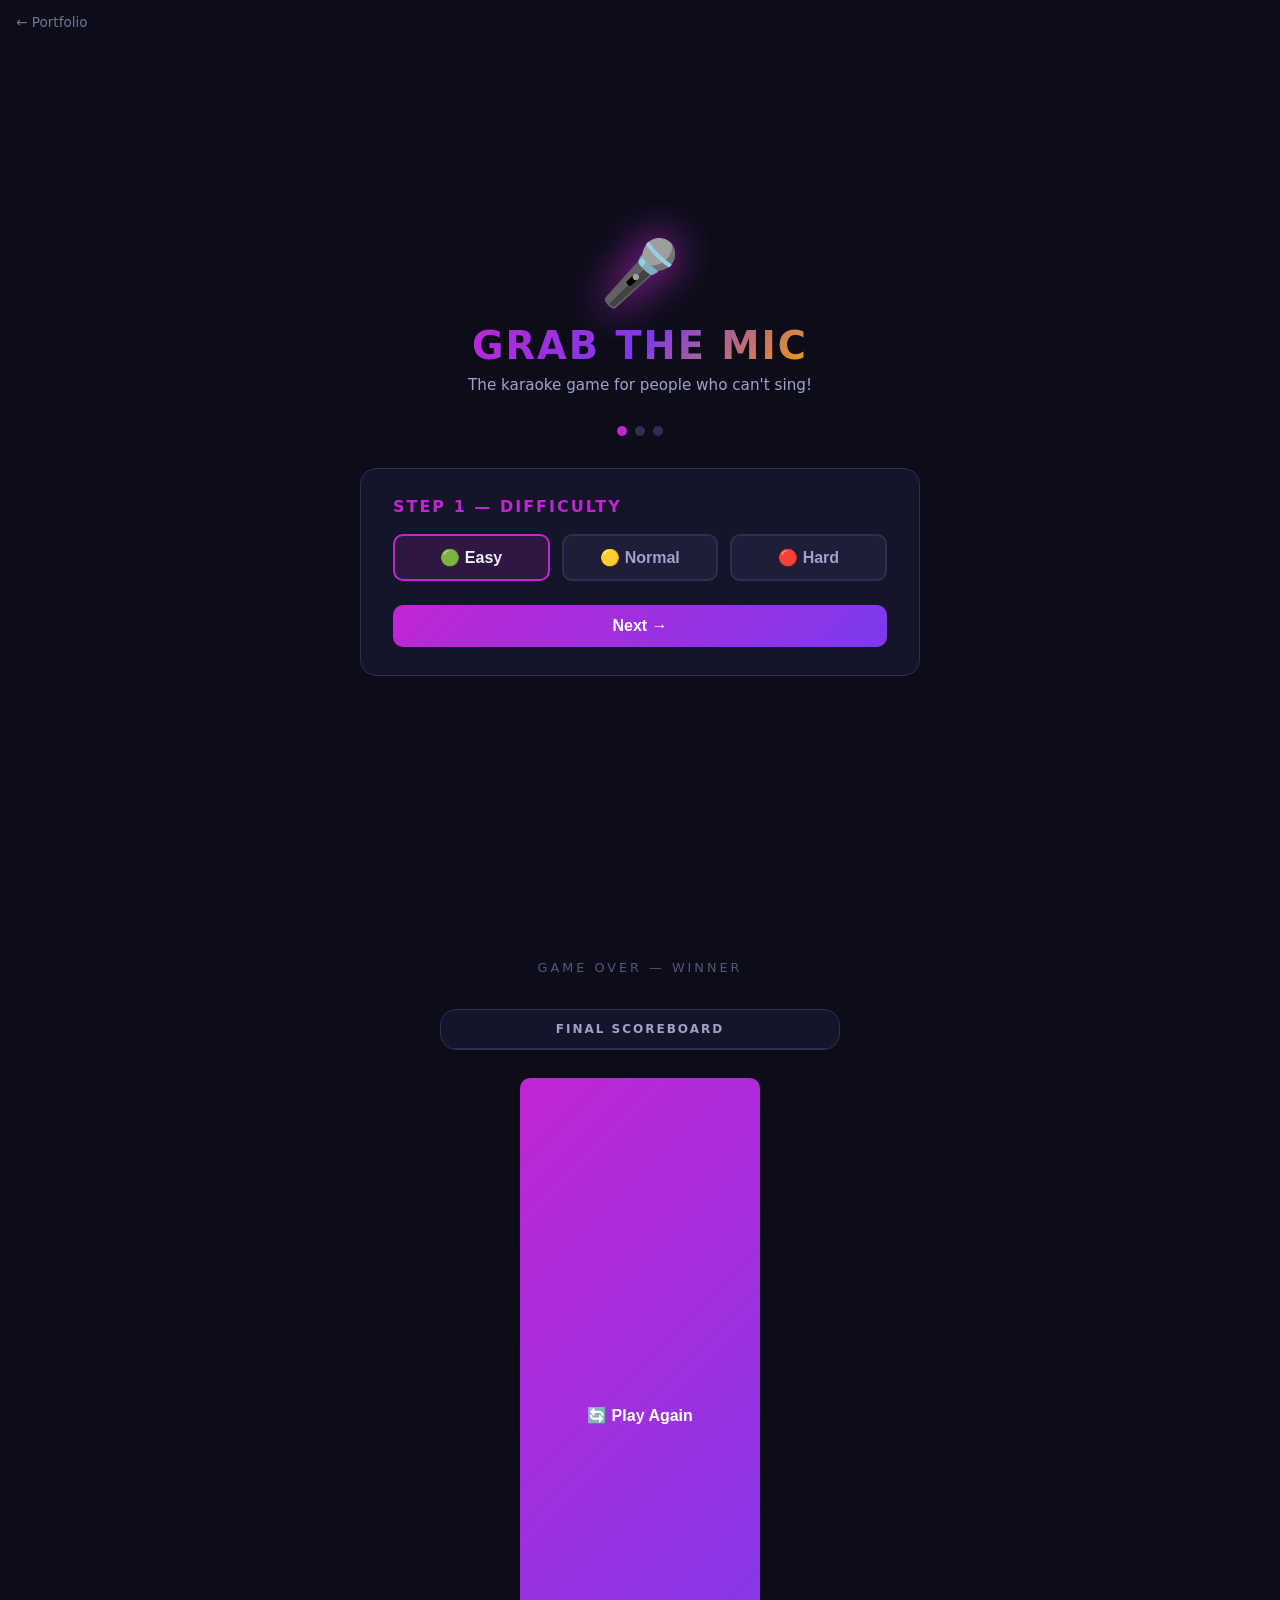
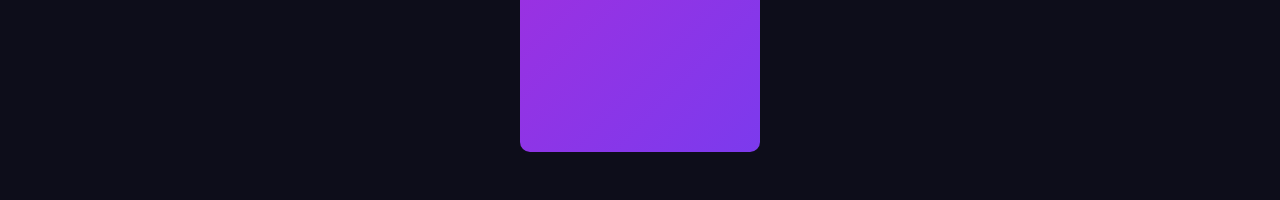
<file: pages/grab-the-mic.html>
<!DOCTYPE html>
<html lang="en">
<head>
  <meta charset="UTF-8">
  <meta name="viewport" content="width=device-width, initial-scale=1.0">
  <title>Grab The Mic 🎤</title>
  <style>
    :root {
      --bg:       #0d0d1a;
      --bg2:      #15152a;
      --bg3:      #1e1e38;
      --border:   #2e2e50;
      --accent:   #c026d3;
      --accent2:  #7c3aed;
      --gold:     #f59e0b;
      --green:    #10b981;
      --red:      #ef4444;
      --text:     #f0f0ff;
      --text2:    #a0a0cc;
      --muted:    #55557a;
    }

    * { box-sizing: border-box; margin: 0; padding: 0; }

    body {
      background: var(--bg);
      min-height: 100vh;
      font-family: 'Segoe UI', system-ui, sans-serif;
      color: var(--text);
    }

    /* ── Back link ── */
    .back-link {
      position: fixed;
      top: 14px;
      left: 16px;
      color: var(--text2);
      text-decoration: none;
      font-size: 0.85rem;
      z-index: 100;
      opacity: 0.7;
      transition: opacity 0.2s;
    }
    .back-link:hover { opacity: 1; }

    /* ── Generic screen wrapper ── */
    .screen {
      display: none;
      min-height: 100vh;
      padding: 60px 16px 48px;
    }
    .screen.active { display: block; }

    /* ════════════════════════════════
       SETUP SCREEN
       ════════════════════════════════ */
    #screen-setup {
      display: flex;
      flex-direction: column;
      align-items: center;
      justify-content: center;
      gap: 32px;
    }
    #screen-setup.active { display: flex; }

    .setup-hero {
      text-align: center;
    }
    .setup-hero .mic-emoji {
      font-size: 4rem;
      display: block;
      margin-bottom: 12px;
      filter: drop-shadow(0 0 20px var(--accent));
      animation: pulse-icon 2.5s ease-in-out infinite;
    }
    @keyframes pulse-icon {
      0%, 100% { transform: scale(1); }
      50% { transform: scale(1.08); }
    }
    .setup-hero h1 {
      font-size: 2.4rem;
      font-weight: 800;
      letter-spacing: 2px;
      background: linear-gradient(135deg, var(--accent), var(--accent2), var(--gold));
      -webkit-background-clip: text;
      -webkit-text-fill-color: transparent;
      background-clip: text;
      text-transform: uppercase;
    }
    .setup-hero p {
      color: var(--text2);
      margin-top: 8px;
      font-size: 0.95rem;
    }

    /* Step container */
    .setup-card {
      background: var(--bg2);
      border: 1px solid var(--border);
      border-radius: 16px;
      padding: 28px 32px;
      width: 100%;
      max-width: 560px;
    }
    .setup-card h2 {
      font-size: 1rem;
      font-weight: 700;
      text-transform: uppercase;
      letter-spacing: 2px;
      color: var(--accent);
      margin-bottom: 18px;
    }

    /* Step indicator */
    .step-dots {
      display: flex;
      gap: 8px;
      justify-content: center;
    }
    .step-dot {
      width: 10px; height: 10px;
      border-radius: 50%;
      background: var(--border);
      transition: background 0.3s;
    }
    .step-dot.done { background: var(--accent2); }
    .step-dot.active { background: var(--accent); }

    /* Choice buttons */
    .choice-group {
      display: flex;
      gap: 12px;
      flex-wrap: wrap;
    }
    .choice-btn {
      flex: 1;
      min-width: 100px;
      padding: 12px 18px;
      border: 2px solid var(--border);
      background: var(--bg3);
      color: var(--text2);
      border-radius: 10px;
      cursor: pointer;
      font-size: 1rem;
      font-weight: 600;
      transition: all 0.2s;
      text-align: center;
    }
    .choice-btn:hover {
      border-color: var(--accent2);
      color: var(--text);
    }
    .choice-btn.selected {
      border-color: var(--accent);
      background: rgba(192,38,211,0.15);
      color: var(--text);
    }

    /* Team count */
    .team-count-row {
      display: flex;
      align-items: center;
      gap: 16px;
      margin-bottom: 20px;
    }
    .count-btn {
      width: 36px; height: 36px;
      border-radius: 50%;
      border: 2px solid var(--border);
      background: var(--bg3);
      color: var(--text);
      font-size: 1.2rem;
      cursor: pointer;
      display: flex; align-items: center; justify-content: center;
      transition: all 0.2s;
    }
    .count-btn:hover { border-color: var(--accent); color: var(--accent); }
    #team-count-display {
      font-size: 1.4rem;
      font-weight: 700;
      min-width: 40px;
      text-align: center;
    }

    /* Team name inputs */
    #team-name-inputs {
      display: grid;
      grid-template-columns: 1fr 1fr;
      gap: 10px;
      margin-bottom: 20px;
    }
    .team-name-input {
      background: var(--bg3);
      border: 1px solid var(--border);
      border-radius: 8px;
      color: var(--text);
      padding: 8px 12px;
      font-size: 0.9rem;
      width: 100%;
      transition: border-color 0.2s;
    }
    .team-name-input:focus {
      outline: none;
      border-color: var(--accent2);
    }

    /* Win condition */
    .win-label {
      font-size: 0.85rem;
      color: var(--text2);
      margin-bottom: 10px;
    }

    /* Nav buttons */
    .setup-nav {
      display: flex;
      gap: 12px;
      margin-top: 24px;
    }
    .btn-setup {
      flex: 1;
      padding: 12px;
      border-radius: 10px;
      font-size: 1rem;
      font-weight: 700;
      cursor: pointer;
      border: none;
      transition: all 0.2s;
    }
    .btn-setup.primary {
      background: linear-gradient(135deg, var(--accent), var(--accent2));
      color: #fff;
    }
    .btn-setup.primary:hover { opacity: 0.9; transform: translateY(-1px); }
    .btn-setup.secondary {
      background: var(--bg3);
      border: 1px solid var(--border);
      color: var(--text2);
    }
    .btn-setup.secondary:hover { color: var(--text); border-color: var(--accent2); }

    /* ════════════════════════════════
       GAME SCREEN
       ════════════════════════════════ */
    #screen-game {
      max-width: 1000px;
      margin: 0 auto;
      display: none;
      flex-direction: column;
      gap: 20px;
    }
    #screen-game.active { display: flex; }

    /* Game header */
    .game-header {
      display: flex;
      align-items: center;
      justify-content: space-between;
      flex-wrap: wrap;
      gap: 12px;
      padding-bottom: 16px;
      border-bottom: 1px solid var(--border);
    }
    .game-title {
      font-size: 1.1rem;
      font-weight: 700;
      color: var(--accent);
      letter-spacing: 1px;
    }
    .game-badges {
      display: flex;
      gap: 8px;
      flex-wrap: wrap;
    }
    .badge-pill {
      padding: 4px 12px;
      border-radius: 999px;
      font-size: 0.75rem;
      font-weight: 700;
      text-transform: uppercase;
      letter-spacing: 1px;
    }
    .badge-diff { background: rgba(124,58,237,0.25); color: #a78bfa; border: 1px solid #4c1d95; }
    .badge-lang { background: rgba(192,38,211,0.2); color: #e879f9; border: 1px solid #701a75; }
    .badge-win  { background: rgba(245,158,11,0.2); color: var(--gold); border: 1px solid #92400e; }

    /* Word reveal area */
    .word-area {
      background: var(--bg2);
      border: 1px solid var(--border);
      border-radius: 20px;
      padding: 36px 24px;
      text-align: center;
    }
    #current-word {
      font-size: clamp(2.5rem, 8vw, 5rem);
      font-weight: 900;
      letter-spacing: 4px;
      text-transform: uppercase;
      color: var(--gold);
      text-shadow: 0 0 30px rgba(245,158,11,0.4);
      min-height: 1.2em;
      transition: all 0.3s;
    }
    #current-word.hidden-word {
      color: var(--muted);
      letter-spacing: 20px;
      font-size: 2rem;
    }

    /* Timer */
    .timer-row {
      display: flex;
      align-items: center;
      justify-content: center;
      gap: 16px;
      margin-top: 16px;
    }
    #timer-display {
      font-size: 2rem;
      font-weight: 800;
      font-variant-numeric: tabular-nums;
      min-width: 60px;
      text-align: center;
      transition: color 0.3s;
    }
    #timer-display.urgent {
      color: var(--red);
      animation: blink-timer 0.6s ease-in-out infinite;
    }
    @keyframes blink-timer {
      0%, 100% { opacity: 1; }
      50% { opacity: 0.4; }
    }
    .timer-bar-wrap {
      flex: 1;
      max-width: 280px;
      height: 6px;
      background: var(--border);
      border-radius: 999px;
      overflow: hidden;
    }
    #timer-bar {
      height: 100%;
      background: linear-gradient(90deg, var(--green), var(--gold));
      border-radius: 999px;
      transition: width 1s linear, background 0.5s;
    }
    #timer-bar.urgent { background: var(--red); }

    .word-actions {
      display: flex;
      gap: 12px;
      justify-content: center;
      margin-top: 20px;
      flex-wrap: wrap;
    }
    .btn-game {
      padding: 12px 28px;
      border-radius: 10px;
      font-size: 1rem;
      font-weight: 700;
      cursor: pointer;
      border: none;
      transition: all 0.2s;
    }
    .btn-game.reveal {
      background: linear-gradient(135deg, var(--gold), #d97706);
      color: #000;
      font-size: 1.1rem;
      padding: 14px 36px;
    }
    .btn-game.reveal:hover { transform: translateY(-2px); box-shadow: 0 4px 20px rgba(245,158,11,0.4); }
    .btn-game.reveal:disabled { opacity: 0.5; cursor: not-allowed; transform: none; }
    .btn-game.stop-timer {
      background: var(--bg3);
      border: 1px solid var(--border);
      color: var(--text2);
    }
    .btn-game.stop-timer:hover { border-color: var(--red); color: var(--red); }
    .btn-game.end-game {
      background: transparent;
      border: 1px solid var(--border);
      color: var(--muted);
      font-size: 0.85rem;
      padding: 8px 18px;
    }
    .btn-game.end-game:hover { border-color: var(--red); color: var(--red); }

    /* Game layout: word+teams | scoreboard */
    .game-body {
      display: grid;
      grid-template-columns: 1fr 280px;
      gap: 20px;
      align-items: start;
    }
    @media (max-width: 700px) {
      .game-body { grid-template-columns: 1fr; }
    }

    /* Team point buttons */
    .teams-panel {
      background: var(--bg2);
      border: 1px solid var(--border);
      border-radius: 16px;
      overflow: hidden;
    }
    .teams-panel-title {
      padding: 12px 16px;
      font-size: 0.75rem;
      font-weight: 700;
      text-transform: uppercase;
      letter-spacing: 2px;
      color: var(--text2);
      border-bottom: 1px solid var(--border);
    }
    .team-row {
      display: flex;
      align-items: center;
      justify-content: space-between;
      padding: 12px 16px;
      border-bottom: 1px solid var(--border);
      gap: 12px;
    }
    .team-row:last-child { border-bottom: none; }
    .team-info {
      display: flex;
      flex-direction: column;
      flex: 1;
      min-width: 0;
    }
    .team-name-label {
      font-weight: 700;
      font-size: 0.95rem;
      white-space: nowrap;
      overflow: hidden;
      text-overflow: ellipsis;
    }
    .team-score-label {
      font-size: 0.8rem;
      color: var(--text2);
    }
    .point-btn {
      padding: 6px 14px;
      border-radius: 8px;
      border: none;
      background: linear-gradient(135deg, var(--green), #059669);
      color: #fff;
      font-weight: 700;
      font-size: 0.85rem;
      cursor: pointer;
      transition: all 0.2s;
      white-space: nowrap;
      flex-shrink: 0;
    }
    .point-btn:hover { transform: scale(1.05); box-shadow: 0 2px 12px rgba(16,185,129,0.4); }

    /* Scoreboard sidebar */
    .scoreboard {
      background: var(--bg2);
      border: 1px solid var(--border);
      border-radius: 16px;
      overflow: hidden;
      position: sticky;
      top: 20px;
    }
    .scoreboard-title {
      padding: 12px 16px;
      font-size: 0.75rem;
      font-weight: 700;
      text-transform: uppercase;
      letter-spacing: 2px;
      color: var(--text2);
      border-bottom: 1px solid var(--border);
    }
    .score-entry {
      display: flex;
      align-items: center;
      gap: 10px;
      padding: 10px 16px;
      border-bottom: 1px solid var(--border);
      transition: background 0.3s;
    }
    .score-entry:last-child { border-bottom: none; }
    .score-entry.top { background: rgba(245,158,11,0.08); }
    .score-rank {
      font-size: 0.8rem;
      font-weight: 700;
      color: var(--muted);
      min-width: 20px;
      text-align: center;
    }
    .score-entry.top .score-rank { color: var(--gold); }
    .score-name {
      flex: 1;
      font-size: 0.9rem;
      font-weight: 600;
      white-space: nowrap;
      overflow: hidden;
      text-overflow: ellipsis;
    }
    .score-pts {
      font-size: 1rem;
      font-weight: 800;
      color: var(--gold);
    }
    .score-entry.top .score-pts {
      text-shadow: 0 0 10px rgba(245,158,11,0.5);
    }

    /* Round counter */
    .round-counter {
      text-align: center;
      color: var(--muted);
      font-size: 0.8rem;
      margin-top: 8px;
    }

    /* ════════════════════════════════
       WIN OVERLAY
       ════════════════════════════════ */
    #win-overlay {
      display: none;
      position: fixed;
      inset: 0;
      background: rgba(0,0,0,0.85);
      z-index: 200;
      align-items: center;
      justify-content: center;
    }
    #win-overlay.active { display: flex; }
    .win-box {
      background: var(--bg2);
      border: 2px solid var(--gold);
      border-radius: 24px;
      padding: 48px 40px;
      text-align: center;
      max-width: 480px;
      width: 90%;
      animation: pop-in 0.4s cubic-bezier(0.175,0.885,0.32,1.275);
    }
    @keyframes pop-in {
      from { transform: scale(0.6); opacity: 0; }
      to   { transform: scale(1);   opacity: 1; }
    }
    .win-trophy { font-size: 4rem; margin-bottom: 12px; display: block; }
    .win-box h2 {
      font-size: 1.8rem;
      font-weight: 900;
      color: var(--gold);
      margin-bottom: 6px;
    }
    .win-box .win-team {
      font-size: 2.2rem;
      font-weight: 900;
      background: linear-gradient(135deg, var(--accent), var(--gold));
      -webkit-background-clip: text;
      -webkit-text-fill-color: transparent;
      background-clip: text;
      margin-bottom: 4px;
    }
    .win-box .win-score {
      color: var(--text2);
      margin-bottom: 28px;
      font-size: 0.95rem;
    }
    .win-actions { display: flex; gap: 12px; justify-content: center; flex-wrap: wrap; }

    /* ════════════════════════════════
       GAME OVER SCREEN
       ════════════════════════════════ */
    #screen-gameover {
      display: flex;
      flex-direction: column;
      align-items: center;
      justify-content: center;
      gap: 28px;
      text-align: center;
    }
    #screen-gameover.active { display: flex; }
    .gameover-title {
      font-size: 0.8rem;
      text-transform: uppercase;
      letter-spacing: 3px;
      color: var(--muted);
      margin-bottom: 6px;
    }
    .gameover-winner {
      font-size: 2.5rem;
      font-weight: 900;
      background: linear-gradient(135deg, var(--accent), var(--gold));
      -webkit-background-clip: text;
      -webkit-text-fill-color: transparent;
      background-clip: text;
    }
    .final-scoreboard {
      background: var(--bg2);
      border: 1px solid var(--border);
      border-radius: 16px;
      overflow: hidden;
      width: 100%;
      max-width: 400px;
    }
    .final-sb-title {
      padding: 12px 16px;
      font-size: 0.75rem;
      font-weight: 700;
      text-transform: uppercase;
      letter-spacing: 2px;
      color: var(--text2);
      border-bottom: 1px solid var(--border);
    }
  </style>
</head>
<body>

<a href="../index.html#projects" class="back-link">← Portfolio</a>

<!-- ══════════════════════════════════
     SETUP SCREEN
     ══════════════════════════════════ -->
<div id="screen-setup" class="screen active">
  <div class="setup-hero">
    <span class="mic-emoji">🎤</span>
    <h1>Grab The Mic</h1>
    <p>The karaoke game for people who can't sing!</p>
  </div>

  <!-- Step dots -->
  <div class="step-dots">
    <div class="step-dot active" id="dot-0"></div>
    <div class="step-dot" id="dot-1"></div>
    <div class="step-dot" id="dot-2"></div>
  </div>

  <!-- Step 1: Difficulty -->
  <div class="setup-card" id="step-1">
    <h2>Step 1 — Difficulty</h2>
    <div class="choice-group">
      <button class="choice-btn selected" data-diff="easy">🟢 Easy</button>
      <button class="choice-btn" data-diff="normal">🟡 Normal</button>
      <button class="choice-btn" data-diff="hard">🔴 Hard</button>
    </div>
    <div class="setup-nav">
      <button class="btn-setup primary" id="next-1">Next →</button>
    </div>
  </div>

  <!-- Step 2: Language -->
  <div class="setup-card" id="step-2" style="display:none;">
    <h2>Step 2 — Language</h2>
    <div class="choice-group">
      <button class="choice-btn selected" data-lang="en">🇬🇧 English</button>
      <button class="choice-btn" data-lang="gr">🇬🇷 Greek</button>
      <button class="choice-btn" data-lang="mix">🌍 Mix</button>
    </div>
    <div class="setup-nav">
      <button class="btn-setup secondary" id="back-2">← Back</button>
      <button class="btn-setup primary" id="next-2">Next →</button>
    </div>
  </div>

  <!-- Step 3: Teams + Win condition -->
  <div class="setup-card" id="step-3" style="display:none;">
    <h2>Step 3 — Teams & Win Condition</h2>

    <div class="team-count-row">
      <button class="count-btn" id="teams-minus">−</button>
      <span id="team-count-display">4</span>
      <button class="count-btn" id="teams-plus">+</button>
      <span style="color:var(--text2);font-size:0.9rem;">teams</span>
    </div>

    <div id="team-name-inputs"></div>

    <p class="win-label">Win condition — first team to reach:</p>
    <div class="choice-group" id="win-choice-group">
      <button class="choice-btn" data-win="20">20 pts</button>
      <button class="choice-btn selected" data-win="50">50 pts</button>
      <button class="choice-btn" data-win="100">100 pts</button>
      <button class="choice-btn" data-win="0">♾ Unlimited</button>
    </div>

    <div class="setup-nav">
      <button class="btn-setup secondary" id="back-3">← Back</button>
      <button class="btn-setup primary" id="start-game">🎤 Start Game!</button>
    </div>
  </div>
</div>

<!-- ══════════════════════════════════
     GAME SCREEN
     ══════════════════════════════════ -->
<div id="screen-game" class="screen">
  <div class="game-header">
    <span class="game-title">🎤 GRAB THE MIC</span>
    <div class="game-badges">
      <span class="badge-pill badge-diff" id="badge-diff"></span>
      <span class="badge-pill badge-lang" id="badge-lang"></span>
      <span class="badge-pill badge-win"  id="badge-win"></span>
    </div>
  </div>

  <div class="game-body">
    <!-- Left: word reveal + teams -->
    <div style="display:flex;flex-direction:column;gap:16px;">

      <!-- Word area -->
      <div class="word-area">
        <div id="current-word" class="hidden-word">· · ·</div>
        <div class="timer-row">
          <div id="timer-display">1:00</div>
          <div class="timer-bar-wrap">
            <div id="timer-bar"></div>
          </div>
        </div>
        <div class="word-actions">
          <button class="btn-game reveal" id="btn-reveal">🎲 Reveal Word</button>
          <button class="btn-game stop-timer" id="btn-stop-timer" style="display:none;">⏹ Stop Timer</button>
        </div>
        <div class="round-counter" id="round-counter">Words revealed: 0</div>
      </div>

      <!-- Teams point panel -->
      <div class="teams-panel">
        <div class="teams-panel-title">Award a point</div>
        <div id="teams-list"></div>
      </div>

      <!-- End game -->
      <div style="text-align:center;">
        <button class="btn-game end-game" id="btn-end-game">End Game</button>
      </div>
    </div>

    <!-- Right: scoreboard -->
    <div class="scoreboard">
      <div class="scoreboard-title">🏆 Scoreboard</div>
      <div id="scoreboard-list"></div>
    </div>
  </div>
</div>

<!-- ══════════════════════════════════
     GAME OVER SCREEN
     ══════════════════════════════════ -->
<div id="screen-gameover" class="screen">
  <div>
    <div class="gameover-title">Game Over — Winner</div>
    <div class="gameover-winner" id="gameover-winner"></div>
  </div>
  <div class="final-scoreboard">
    <div class="final-sb-title">Final Scoreboard</div>
    <div id="final-scoreboard-list"></div>
  </div>
  <button class="btn-setup primary" style="max-width:240px;width:100%;" id="btn-play-again">🔄 Play Again</button>
</div>

<!-- ══════════════════════════════════
     WIN OVERLAY
     ══════════════════════════════════ -->
<div id="win-overlay">
  <div class="win-box">
    <span class="win-trophy">🏆</span>
    <h2>We have a winner!</h2>
    <div class="win-team" id="win-team-name"></div>
    <div class="win-score" id="win-team-score"></div>
    <div class="win-actions">
      <button class="btn-setup primary" id="btn-win-end" style="max-width:180px;">See Final Results</button>
      <button class="btn-setup secondary" id="btn-win-continue" style="max-width:180px;">Keep Playing</button>
    </div>
  </div>
</div>

<script>
/* ════════════════════════════════════════════════
   WORD POOLS
   ════════════════════════════════════════════════ */
const WORDS = {
  en: {
    easy: [
      'love','night','rain','home','heart','dance','fire','dream','road','sun',
      'moon','star','run','fall','fly','time','eyes','smile','hand','feel',
      'lost','blue','hold','stay','wake','move','real','strong','young','break',
      'light','deep','cold','free','sing','cry','gone','far','warm','safe',
      'trust','face','life','world','mind','soul','wish','sleep','wait','wild',
      'gold','ring','voice','touch','fear','save','change','rise','burn','shine',
      'fall','call','tell','know','show','walk','talk','look','find','give'
    ],
    normal: [
      'shadow','whisper','broken','forever','silence','thunder','breathe','wonder','always','tonight',
      'escape','hunger','memories','courage','faithful','surrender','midnight','beauty','deserve','regret',
      'soldier','hollow','patient','angel','reason','ocean','poison','mirror','chance','second',
      'follow','pieces','harder','better','faster','stranger','darker','fading','bleeding','healing',
      'chasing','missing','fighting','standing','falling','turning','burning','leaving','winning','losing',
      'staying','speaking','laughing','dreaming','screaming','wishing','hoping','praying','reaching','climbing',
      'falling','rising','hiding','finding','breaking','making','taking','giving','living','breathing'
    ],
    hard: [
      'kaleidoscope','euphoria','renaissance','melancholy','catastrophe','apocalypse','labyrinth','serendipity','paradox','phenomenon',
      'revolutionary','extraordinary','unconditional','supernatural','invincible','psychological','masterpiece','equilibrium','devastation','resurrection',
      'magnificent','illuminate','oscillation','hallelujah','thunderstruck','bittersweet','synchronize','crystallize','overwhelm','catastrophic',
      'earthquake','deteriorate','evermore','nightmare','hurricane','diamond','titanium','radioactive','centuries','believer',
      'warriors','imagine','yesterday','beautiful','wonderful','dangerous','everything','everybody','somewhere','anything',
      'inevitable','unforgettable','incomparable','irreplaceable','undeniable','phenomenal','extraordinary','breathtaking','overwhelming','unbreakable'
    ]
  },
  gr: {
    easy: [
      'αγάπη','νύχτα','βροχή','καρδιά','ήλιος','θάλασσα','φίλος','χαρά','λύπη','ουρανός',
      'φεγγάρι','αστέρι','δρόμος','χέρι','μάτια','ζωή','χρόνος','μουσική','τραγούδι','ψυχή',
      'φτερά','πόλη','σπίτι','χορός','φωτιά','κόσμος','σκοτάδι','φως','ελπίδα','όνειρο',
      'νερό','αέρας','γη','πόνος','χαμόγελο','φύση','πρωί','βράδυ','άνοιξη','καλοκαίρι',
      'φιλί','αγκαλιά','σιωπή','λόγια','φωνή','σύννεφα','κύμα','ξεχνώ','θυμάμαι','χάνω',
      'βρίσκω','περπατώ','τρέχω','κλαίω','γελώ','τραγουδώ','αγαπώ','ονειρεύομαι','μένω','φεύγω'
    ],
    normal: [
      'μυστήριο','ουτοπία','μοναξιά','αλήθεια','ελευθερία','δύναμη','θάρρος','αδυναμία','απογοήτευση','αναζήτηση',
      'απόσταση','αιωνιότητα','ανάμνηση','παρελθόν','μέλλον','ευκαιρία','στιγμή','χαμένος','ξένος','μοναχικός',
      'ανήσυχος','περήφανος','τρελός','ελεύθερος','σκληρός','δυνατός','όμορφος','φοβισμένος','ταξίδι','επιστροφή',
      'χωρισμός','συνάντηση','αρχή','τέλος','αντέχω','υπομένω','συγχωρώ','αγωνίζομαι','αγκαλιάζω','αναπνέω',
      'παλεύω','αλλάζω','μεγαλώνω','κρύβω','φανερώνω','απελπισία','λαχτάρα','νοσταλγία','ανατριχίλα','συγκίνηση',
      'αγωνία','χαρούμενος','θλιμμένος','γενναίος','δειλός','ανεξάρτητος','συνδεδεμένος','αποχωρισμένος','ξεχασμένος','αγαπημένος'
    ],
    hard: [
      'παντοτινός','αναπόφευκτος','απερίγραπτος','συναισθηματικός','αναντικατάστατος',
      'ανεπανάληπτος','παραμυθένιος','αξεπέραστος','απαράμιλλος','αναμφισβήτητος',
      'υπερφυσικός','ανυπέρβλητος','ανεξέλεγκτος','απρόβλεπτος','ανατρεπτικός',
      'καταστροφικός','αναστατωτικός','επαναστατικός','εκπληκτικός','συγκλονιστικός',
      'συγκινητικός','συναρπαστικός','ξεχωριστός','ανεκτίμητος','αγέραστος',
      'αθάνατος','ανεξίτηλος','διαχρονικός','παντοδύναμος','ακατανίκητος',
      'ανυπόφορος','απαράβατος','αδιαπραγμάτευτος','αξιαγάπητος','ακαταμάχητος',
      'ανεξήγητος','αδιανόητος','απαγορευμένος','αναπολόγητος','αξιοθαύμαστος'
    ]
  }
};

function getPool(diff, lang) {
  if (lang === 'mix') {
    return [...WORDS.en[diff], ...WORDS.gr[diff]];
  }
  return [...WORDS[lang][diff]];
}

/* ════════════════════════════════════════════════
   GAME STATE
   ════════════════════════════════════════════════ */
let state = {
  difficulty: 'easy',
  language: 'en',
  winTarget: 50,
  teams: [],          // [{ name, score }]
  pool: [],
  usedPool: [],
  wordsRevealed: 0,
  timerInterval: null,
  timerSeconds: 60,
  timerRunning: false,
  gameOver: false,
};

/* ════════════════════════════════════════════════
   SETUP — STEP NAVIGATION
   ════════════════════════════════════════════════ */
let setupStep = 1;
let teamCount = 4;

function goToStep(n) {
  setupStep = n;
  document.getElementById('step-1').style.display = n === 1 ? '' : 'none';
  document.getElementById('step-2').style.display = n === 2 ? '' : 'none';
  document.getElementById('step-3').style.display = n === 3 ? '' : 'none';
  for (let i = 0; i < 3; i++) {
    const dot = document.getElementById('dot-' + i);
    dot.className = 'step-dot' + (i + 1 < n ? ' done' : i + 1 === n ? ' active' : '');
  }
  if (n === 3) renderTeamInputs();
}

/* Difficulty buttons */
document.querySelectorAll('[data-diff]').forEach(btn => {
  btn.addEventListener('click', () => {
    document.querySelectorAll('[data-diff]').forEach(b => b.classList.remove('selected'));
    btn.classList.add('selected');
    state.difficulty = btn.dataset.diff;
  });
});

/* Language buttons */
document.querySelectorAll('[data-lang]').forEach(btn => {
  btn.addEventListener('click', () => {
    document.querySelectorAll('[data-lang]').forEach(b => b.classList.remove('selected'));
    btn.classList.add('selected');
    state.language = btn.dataset.lang;
  });
});

/* Win condition buttons */
document.querySelectorAll('[data-win]').forEach(btn => {
  btn.addEventListener('click', () => {
    document.querySelectorAll('[data-win]').forEach(b => b.classList.remove('selected'));
    btn.classList.add('selected');
    state.winTarget = parseInt(btn.dataset.win);
  });
});

/* Team count */
document.getElementById('teams-minus').addEventListener('click', () => {
  if (teamCount > 2) { teamCount--; updateTeamCount(); renderTeamInputs(); }
});
document.getElementById('teams-plus').addEventListener('click', () => {
  if (teamCount < 10) { teamCount++; updateTeamCount(); renderTeamInputs(); }
});
function updateTeamCount() {
  document.getElementById('team-count-display').textContent = teamCount;
}

function renderTeamInputs() {
  const container = document.getElementById('team-name-inputs');
  // preserve existing values
  const existing = [...container.querySelectorAll('.team-name-input')].map(i => i.value);
  container.innerHTML = '';
  for (let i = 0; i < teamCount; i++) {
    const inp = document.createElement('input');
    inp.type = 'text';
    inp.className = 'team-name-input';
    inp.placeholder = 'Team ' + (i + 1);
    inp.value = existing[i] !== undefined ? existing[i] : '';
    container.appendChild(inp);
  }
}

/* Nav buttons */
document.getElementById('next-1').addEventListener('click', () => goToStep(2));
document.getElementById('back-2').addEventListener('click', () => goToStep(1));
document.getElementById('next-2').addEventListener('click', () => goToStep(3));
document.getElementById('back-3').addEventListener('click', () => goToStep(2));

document.getElementById('start-game').addEventListener('click', startGame);

/* ════════════════════════════════════════════════
   GAME LOGIC
   ════════════════════════════════════════════════ */
function startGame() {
  // Collect team names
  const inputs = document.querySelectorAll('.team-name-input');
  state.teams = [...inputs].map((inp, i) => ({
    name: inp.value.trim() || 'Team ' + (i + 1),
    score: 0
  }));

  // Build word pool
  state.pool = shuffle(getPool(state.difficulty, state.language));
  state.usedPool = [];
  state.wordsRevealed = 0;
  state.gameOver = false;
  stopTimer();

  // Update badges
  const diffLabels = { easy: '🟢 Easy', normal: '🟡 Normal', hard: '🔴 Hard' };
  const langLabels = { en: '🇬🇧 English', gr: '🇬🇷 Greek', mix: '🌍 Mix' };
  document.getElementById('badge-diff').textContent = diffLabels[state.difficulty];
  document.getElementById('badge-lang').textContent = langLabels[state.language];
  document.getElementById('badge-win').textContent = state.winTarget === 0 ? '♾ Unlimited' : 'First to ' + state.winTarget;

  // Render teams + scoreboard
  renderTeamButtons();
  renderScoreboard();
  resetWordArea();

  showScreen('game');
}

function resetWordArea() {
  const wordEl = document.getElementById('current-word');
  wordEl.textContent = '· · ·';
  wordEl.className = 'hidden-word';
  document.getElementById('timer-display').textContent = '1:00';
  document.getElementById('timer-display').classList.remove('urgent');
  document.getElementById('timer-bar').style.width = '100%';
  document.getElementById('timer-bar').classList.remove('urgent');
  document.getElementById('btn-stop-timer').style.display = 'none';
  document.getElementById('btn-reveal').disabled = false;
  document.getElementById('round-counter').textContent = 'Words revealed: ' + state.wordsRevealed;
}

function drawWord() {
  if (state.pool.length === 0) {
    // reshuffle used pool
    state.pool = shuffle([...state.usedPool]);
    state.usedPool = [];
  }
  const word = state.pool.pop();
  state.usedPool.push(word);
  return word;
}

function shuffle(arr) {
  const a = [...arr];
  for (let i = a.length - 1; i > 0; i--) {
    const j = Math.floor(Math.random() * (i + 1));
    [a[i], a[j]] = [a[j], a[i]];
  }
  return a;
}

/* Reveal word button */
document.getElementById('btn-reveal').addEventListener('click', () => {
  stopTimer();
  const word = drawWord();
  state.wordsRevealed++;

  const wordEl = document.getElementById('current-word');
  wordEl.textContent = word.toUpperCase();
  wordEl.className = '';
  document.getElementById('round-counter').textContent = 'Words revealed: ' + state.wordsRevealed;

  document.getElementById('btn-reveal').disabled = true;
  document.getElementById('btn-stop-timer').style.display = '';

  startTimer();
});

/* Stop timer button */
document.getElementById('btn-stop-timer').addEventListener('click', () => {
  stopTimer();
  document.getElementById('btn-stop-timer').style.display = 'none';
  document.getElementById('btn-reveal').disabled = false;
});

/* End game button */
document.getElementById('btn-end-game').addEventListener('click', () => {
  if (confirm('Are you sure you want to end the game?')) {
    endGame();
  }
});

/* ── Timer ── */
function startTimer() {
  state.timerSeconds = 60;
  state.timerRunning = true;
  updateTimerUI();
  state.timerInterval = setInterval(() => {
    state.timerSeconds--;
    updateTimerUI();
    if (state.timerSeconds <= 0) {
      stopTimer();
      document.getElementById('btn-stop-timer').style.display = 'none';
      document.getElementById('btn-reveal').disabled = false;
      // Flash "Time's up!"
      const wordEl = document.getElementById('current-word');
      wordEl.style.color = 'var(--red)';
      setTimeout(() => { wordEl.style.color = ''; }, 1000);
    }
  }, 1000);
}

function stopTimer() {
  clearInterval(state.timerInterval);
  state.timerRunning = false;
}

function updateTimerUI() {
  const s = state.timerSeconds;
  const mins = Math.floor(s / 60);
  const secs = s % 60;
  document.getElementById('timer-display').textContent =
    mins + ':' + String(secs).padStart(2, '0');

  const pct = (s / 60) * 100;
  document.getElementById('timer-bar').style.width = pct + '%';

  const urgent = s <= 10;
  document.getElementById('timer-display').classList.toggle('urgent', urgent);
  document.getElementById('timer-bar').classList.toggle('urgent', urgent);
}

/* ── Award Point ── */
function awardPoint(teamIndex) {
  state.teams[teamIndex].score++;
  renderTeamButtons();
  renderScoreboard();

  // Flash the row
  const rows = document.querySelectorAll('.team-row');
  if (rows[teamIndex]) {
    rows[teamIndex].style.background = 'rgba(16,185,129,0.2)';
    setTimeout(() => { rows[teamIndex].style.background = ''; }, 600);
  }

  // Check win
  if (state.winTarget > 0 && state.teams[teamIndex].score >= state.winTarget) {
    stopTimer();
    showWinOverlay(teamIndex);
  }
}

function showWinOverlay(teamIndex) {
  const team = state.teams[teamIndex];
  document.getElementById('win-team-name').textContent = team.name;
  document.getElementById('win-team-score').textContent = team.score + ' points';
  document.getElementById('win-overlay').classList.add('active');
}

document.getElementById('btn-win-end').addEventListener('click', () => {
  document.getElementById('win-overlay').classList.remove('active');
  endGame();
});
document.getElementById('btn-win-continue').addEventListener('click', () => {
  document.getElementById('win-overlay').classList.remove('active');
  // Reset word area for next round
  resetWordArea();
});

function endGame() {
  stopTimer();
  state.gameOver = true;

  // Find winner (highest score)
  const sorted = [...state.teams].sort((a, b) => b.score - a.score);
  document.getElementById('gameover-winner').textContent = '🏆 ' + sorted[0].name;

  // Final scoreboard
  const list = document.getElementById('final-scoreboard-list');
  list.innerHTML = '';
  sorted.forEach((t, i) => {
    const entry = document.createElement('div');
    entry.className = 'score-entry' + (i === 0 ? ' top' : '');
    entry.innerHTML = `
      <span class="score-rank">${i + 1}</span>
      <span class="score-name">${escHtml(t.name)}</span>
      <span class="score-pts">${t.score}</span>
    `;
    list.appendChild(entry);
  });

  showScreen('gameover');
}

/* ── Render helpers ── */
function renderTeamButtons() {
  const container = document.getElementById('teams-list');
  container.innerHTML = '';
  state.teams.forEach((team, i) => {
    const row = document.createElement('div');
    row.className = 'team-row';
    row.innerHTML = `
      <div class="team-info">
        <span class="team-name-label">${escHtml(team.name)}</span>
        <span class="team-score-label">${team.score} point${team.score !== 1 ? 's' : ''}</span>
      </div>
      <button class="point-btn" data-idx="${i}">+1 Point</button>
    `;
    container.appendChild(row);
  });
  container.querySelectorAll('.point-btn').forEach(btn => {
    btn.addEventListener('click', () => awardPoint(parseInt(btn.dataset.idx)));
  });
}

function renderScoreboard() {
  const sorted = [...state.teams]
    .map((t, i) => ({ ...t, orig: i }))
    .sort((a, b) => b.score - a.score);

  const container = document.getElementById('scoreboard-list');
  container.innerHTML = '';
  sorted.forEach((t, rank) => {
    const entry = document.createElement('div');
    entry.className = 'score-entry' + (rank === 0 ? ' top' : '');
    entry.innerHTML = `
      <span class="score-rank">${rank + 1}</span>
      <span class="score-name">${escHtml(t.name)}</span>
      <span class="score-pts">${t.score}</span>
    `;
    container.appendChild(entry);
  });
}

/* ── Screen switcher ── */
function showScreen(id) {
  document.querySelectorAll('.screen').forEach(s => s.classList.remove('active'));
  document.getElementById('screen-' + id).classList.add('active');
}

/* ── Play Again ── */
document.getElementById('btn-play-again').addEventListener('click', () => {
  goToStep(1);
  showScreen('setup');
});

/* ── XSS safety ── */
function escHtml(str) {
  return str.replace(/&/g,'&amp;').replace(/</g,'&lt;').replace(/>/g,'&gt;').replace(/"/g,'&quot;');
}

/* Init */
renderTeamInputs();
updateTeamCount();
</script>
</body>
</html>
</file>
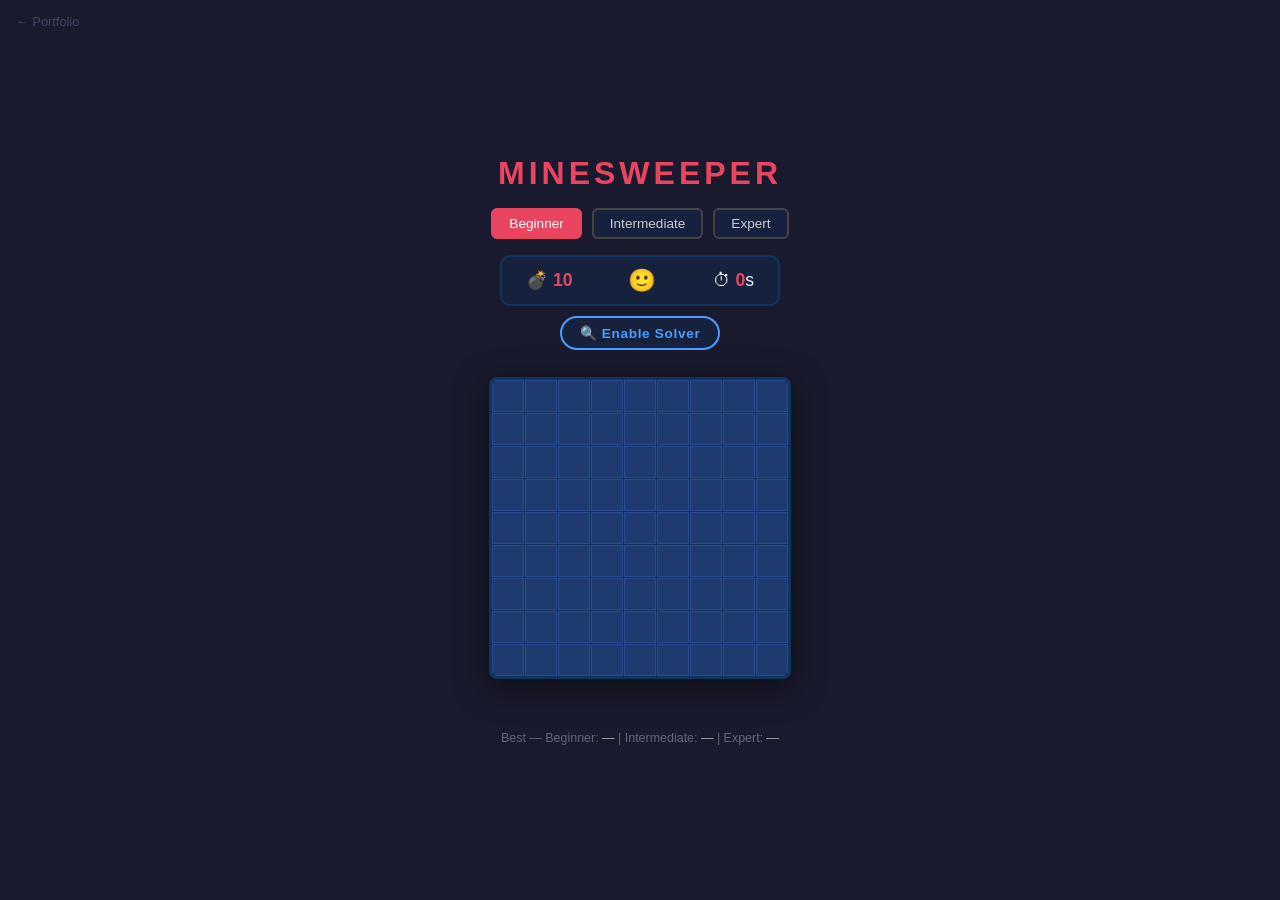
<file: pages/minesweeper-game.html>
<!DOCTYPE html>
<html lang="en">
<head>
  <meta charset="UTF-8">
  <meta name="viewport" content="width=device-width, initial-scale=1.0">
  <title>Minesweeper — Sotiri De Pinto</title>
  <style>
    * { box-sizing: border-box; margin: 0; padding: 0; }

    body {
      background: #1a1a2e;
      display: flex;
      flex-direction: column;
      align-items: center;
      justify-content: center;
      min-height: 100vh;
      font-family: 'Segoe UI', sans-serif;
      color: #eee;
      padding: 20px;
    }

    h1 {
      font-size: 2rem;
      letter-spacing: 4px;
      margin-bottom: 16px;
      color: #e94560;
      text-transform: uppercase;
    }

    #controls {
      display: flex;
      gap: 10px;
      margin-bottom: 16px;
      flex-wrap: wrap;
      justify-content: center;
    }

    button.diff-btn {
      padding: 6px 16px;
      border: 2px solid #444;
      background: #16213e;
      color: #ccc;
      border-radius: 6px;
      cursor: pointer;
      font-size: 0.85rem;
      transition: all 0.2s;
    }

    button.diff-btn:hover, button.diff-btn.active {
      background: #e94560;
      border-color: #e94560;
      color: #fff;
    }

    #hud {
      display: flex;
      align-items: center;
      gap: 32px;
      background: #16213e;
      border: 2px solid #0f3460;
      border-radius: 10px;
      padding: 10px 24px;
      margin-bottom: 10px;
      font-size: 1.1rem;
      min-width: 280px;
      justify-content: space-between;
    }

    #hud span { color: #e94560; font-weight: bold; }

    #reset-btn {
      font-size: 1.4rem;
      background: none;
      border: none;
      cursor: pointer;
      transition: transform 0.15s;
    }
    #reset-btn:hover { transform: scale(1.3); }

    /* ── Solver button ──────────────────────────────────── */
    #solver-row {
      display: flex;
      align-items: center;
      gap: 12px;
      margin-bottom: 6px;
      flex-wrap: wrap;
      justify-content: center;
    }

    #solver-btn {
      padding: 7px 18px;
      border: 2px solid #4a9eff;
      background: #16213e;
      color: #4a9eff;
      border-radius: 20px;
      cursor: pointer;
      font-size: 0.85rem;
      font-weight: 600;
      transition: all 0.2s;
      letter-spacing: 0.05em;
    }

    #solver-btn:hover { background: rgba(74,158,255,0.1); }
    #solver-btn.active { background: #4a9eff; color: #fff; }

    #solver-status {
      font-size: 0.78rem;
      color: #556;
      min-height: 1.2em;
      text-align: center;
      margin-bottom: 6px;
    }
    #solver-status.has-result { color: #aaa; }

    /* ── Solver legend ──────────────────────────────────── */
    #solver-legend {
      display: none;
      gap: 16px;
      margin-bottom: 8px;
      font-size: 0.78rem;
    }
    #solver-legend.visible { display: flex; }
    .legend-item { display: flex; align-items: center; gap: 6px; }
    .legend-dot { width: 12px; height: 12px; border-radius: 2px; flex-shrink: 0; }
    .legend-dot.safe { background: #00e676; }
    .legend-dot.mine { background: #ff1744; }

    /* ── Board ──────────────────────────────────────────── */
    #board-wrap {
      border: 3px solid #0f3460;
      border-radius: 8px;
      overflow: hidden;
      box-shadow: 0 8px 32px rgba(0,0,0,0.5);
    }

    #board {
      display: grid;
      gap: 1px;
      background: #0f3460;
    }

    .cell {
      width: 32px;
      height: 32px;
      background: #16213e;
      display: flex;
      align-items: center;
      justify-content: center;
      font-size: 0.85rem;
      font-weight: bold;
      cursor: pointer;
      user-select: none;
      border: 1px solid #1a2a5e;
      transition: background 0.1s;
      position: relative;
    }

    .cell.covered { background: #1e3a6e; border: 1px solid #2a4a8e; }
    .cell.covered:hover { background: #2a4a8e; }
    .cell.flagged  { background: #1e3a6e; }
    .cell.flagged::after  { content: '🚩'; font-size: 1rem; }
    .cell.question { background: #1e3a6e; }
    .cell.question::after { content: '❓'; font-size: 1rem; }
    .cell.revealed { cursor: default; }
    .cell.mine-hit      { background: #e94560 !important; }
    .cell.mine-revealed { background: #12102a; }

    .n1 { color: #4fc3f7; }
    .n2 { color: #81c784; }
    .n3 { color: #e57373; }
    .n4 { color: #9575cd; }
    .n5 { color: #ff8a65; }
    .n6 { color: #4dd0e1; }
    .n7 { color: #f06292; }
    .n8 { color: #cfd8dc; }

    /* ── Solver cell highlights ─────────────────────────── */
    .cell.solver-safe {
      background: #0a2a18 !important;
      box-shadow: inset 0 0 0 2px #00e676;
    }
    .cell.solver-safe::before {
      content: '';
      position: absolute;
      inset: 0;
      background: rgba(0, 230, 118, 0.15);
      pointer-events: none;
    }
    .cell.solver-mine {
      background: #220a0a !important;
      box-shadow: inset 0 0 0 2px #ff1744;
    }
    .cell.solver-mine::before {
      content: '';
      position: absolute;
      inset: 0;
      background: rgba(255, 23, 68, 0.18);
      pointer-events: none;
    }

    @keyframes solverPulse {
      0%   { opacity: 0.3; } 60%  { opacity: 1; } 100% { opacity: 1; }
    }
    .cell.solver-new { animation: solverPulse 0.4s ease-out; }

    /* ── Footer area ────────────────────────────────────── */
    #message {
      margin-top: 14px;
      font-size: 1.3rem;
      height: 1.6rem;
      font-weight: bold;
      color: #e94560;
      letter-spacing: 2px;
    }

    #best-times {
      margin-top: 12px;
      font-size: 0.78rem;
      color: #667;
      text-align: center;
    }
    #best-times span { color: #aaa; }

    /* ── Back link ──────────────────────────────────────── */
    #back-link {
      position: fixed;
      top: 14px;
      left: 16px;
      font-size: 0.8rem;
      color: #446;
      text-decoration: none;
      transition: color 0.2s;
    }
    #back-link:hover { color: #aaa; }
  </style>
</head>
<body>

<a href="../index.html#projects" id="back-link">← Portfolio</a>

<h1>Minesweeper</h1>

<div id="controls">
  <button class="diff-btn active" data-rows="9"  data-cols="9"  data-mines="10">Beginner</button>
  <button class="diff-btn"        data-rows="16" data-cols="16" data-mines="40">Intermediate</button>
  <button class="diff-btn"        data-rows="16" data-cols="30" data-mines="99">Expert</button>
</div>

<div id="hud">
  <div>💣 <span id="mine-count">10</span></div>
  <button id="reset-btn" title="New Game">🙂</button>
  <div>⏱ <span id="timer">0</span>s</div>
</div>

<!-- Solver toggle -->
<div id="solver-row">
  <button id="solver-btn" title="BSc thesis SMT solver — identifies safe cells and mines with certainty">
    🔍 Enable Solver
  </button>
</div>
<div id="solver-status"></div>

<div id="solver-legend">
  <div class="legend-item">
    <div class="legend-dot safe"></div>
    <span style="color:#9af;">Definitely safe</span>
  </div>
  <div class="legend-item">
    <div class="legend-dot mine"></div>
    <span style="color:#f99;">Definitely a mine</span>
  </div>
</div>

<div id="board-wrap"><div id="board"></div></div>

<div id="message"></div>
<div id="best-times">
  Best — Beginner: <span id="best-b">—</span> |
  Intermediate: <span id="best-i">—</span> |
  Expert: <span id="best-e">—</span>
</div>

<script>
/* ============================================================
   GAME STATE
   ============================================================ */
const DIFFS = {
  Beginner:     { rows: 9,  cols: 9,  mines: 10, key: 'best-b' },
  Intermediate: { rows: 16, cols: 16, mines: 40, key: 'best-i' },
  Expert:       { rows: 16, cols: 30, mines: 99, key: 'best-e' },
};

let rows, cols, mineCount, board, revealed, flagged, question,
    gameOver, won, firstClick, timerInterval, elapsed, currentDiff;

const boardEl   = document.getElementById('board');
const mineEl    = document.getElementById('mine-count');
const timerEl   = document.getElementById('timer');
const resetBtn  = document.getElementById('reset-btn');
const messageEl = document.getElementById('message');

/* ── Best times ─────────────────────────────────────────── */
function getBest(key) {
  const v = localStorage.getItem(key);
  return v ? parseInt(v) : null;
}
function setBest(key, val) {
  const cur = getBest(key);
  if (cur === null || val < cur) { localStorage.setItem(key, val); return true; }
  return false;
}
function refreshBestDisplay() {
  Object.values(DIFFS).forEach(d => {
    const el = document.getElementById(d.key);
    el.textContent = getBest(d.key) !== null ? getBest(d.key) + 's' : '—';
  });
}

/* ── Init ───────────────────────────────────────────────── */
function initGame(r, c, m, diff) {
  rows = r; cols = c; mineCount = m; currentDiff = diff;
  board    = Array.from({ length: rows }, () => Array(cols).fill(0));
  revealed = Array.from({ length: rows }, () => Array(cols).fill(false));
  flagged  = Array.from({ length: rows }, () => Array(cols).fill(false));
  question = Array.from({ length: rows }, () => Array(cols).fill(false));
  gameOver = false; won = false; firstClick = true; elapsed = 0;
  clearInterval(timerInterval);
  timerEl.textContent   = '0';
  mineEl.textContent    = mineCount;
  messageEl.textContent = '';
  resetBtn.textContent  = '🙂';
  clearSolverHighlights();
  setSolverStatus('');
  renderBoard();
}

/* ── Mine placement (first-click safe zone) ─────────────── */
function placeMines(safeR, safeC) {
  let placed = 0;
  while (placed < mineCount) {
    const r = Math.floor(Math.random() * rows);
    const c = Math.floor(Math.random() * cols);
    if (board[r][c] === -1) continue;
    if (Math.abs(r - safeR) <= 1 && Math.abs(c - safeC) <= 1) continue;
    board[r][c] = -1;
    placed++;
  }
  for (let r = 0; r < rows; r++)
    for (let c = 0; c < cols; c++)
      if (board[r][c] !== -1)
        board[r][c] = neighbors(r, c).filter(([nr, nc]) => board[nr][nc] === -1).length;
}

/* ── Neighbors (same as thesis findNeighbours) ──────────── */
function neighbors(r, c) {
  const res = [];
  for (let dr = -1; dr <= 1; dr++)
    for (let dc = -1; dc <= 1; dc++) {
      if (!dr && !dc) continue;
      const nr = r + dr, nc = c + dc;
      if (nr >= 0 && nr < rows && nc >= 0 && nc < cols)
        res.push([nr, nc]);
    }
  return res;
}

/* ── Render board ───────────────────────────────────────── */
function renderBoard() {
  boardEl.style.gridTemplateColumns = `repeat(${cols}, 32px)`;
  boardEl.innerHTML = '';
  for (let r = 0; r < rows; r++) {
    for (let c = 0; c < cols; c++) {
      const cell = document.createElement('div');
      cell.className = 'cell';
      cell.dataset.r = r;
      cell.dataset.c = c;

      if (revealed[r][c]) {
        cell.classList.add('revealed');
        if (board[r][c] === -1) {
          cell.classList.add('mine-revealed');
          cell.textContent = '💣';
        } else if (board[r][c] > 0) {
          cell.textContent = board[r][c];
          cell.classList.add('n' + board[r][c]);
        }
      } else if (flagged[r][c]) {
        cell.classList.add('covered', 'flagged');
      } else if (question[r][c]) {
        cell.classList.add('covered', 'question');
      } else {
        cell.classList.add('covered');
      }

      cell.addEventListener('click',       onLeftClick);
      cell.addEventListener('contextmenu', onRightClick);
      cell.addEventListener('dblclick',    onDoubleClick);
      boardEl.appendChild(cell);
    }
  }
  // Reapply solver highlights after every re-render
  if (solverEnabled && !firstClick) applySolverHighlights(false);
}

/* ── Input handlers ─────────────────────────────────────── */
function getRC(e) {
  return [parseInt(e.currentTarget.dataset.r), parseInt(e.currentTarget.dataset.c)];
}

function onLeftClick(e) {
  if (gameOver) return;
  const [r, c] = getRC(e);
  if (flagged[r][c] || question[r][c] || revealed[r][c]) return;

  if (firstClick) {
    firstClick = false;
    placeMines(r, c);
    timerInterval = setInterval(() => { elapsed++; timerEl.textContent = elapsed; }, 1000);
  }

  reveal(r, c);
  renderBoard();
  checkWin();
  if (solverEnabled && !gameOver) runAndApplySolver();
}

function onRightClick(e) {
  e.preventDefault();
  if (gameOver) return;
  const [r, c] = getRC(e);
  if (revealed[r][c]) return;

  if      (!flagged[r][c] && !question[r][c]) { flagged[r][c]  = true;  }
  else if ( flagged[r][c])                    { flagged[r][c]  = false; question[r][c] = true; }
  else                                        { question[r][c] = false; }

  mineEl.textContent = mineCount - flagged.flat().filter(Boolean).length;
  renderBoard();
  if (solverEnabled && !firstClick && !gameOver) runAndApplySolver();
}

function onDoubleClick(e) {
  if (gameOver) return;
  const [r, c] = getRC(e);
  if (!revealed[r][c] || board[r][c] <= 0) return;
  const nbrs = neighbors(r, c);
  if (nbrs.filter(([nr, nc]) => flagged[nr][nc]).length === board[r][c]) {
    nbrs.forEach(([nr, nc]) => { if (!flagged[nr][nc] && !revealed[nr][nc]) reveal(nr, nc); });
    renderBoard();
    checkWin();
    if (solverEnabled && !gameOver) runAndApplySolver();
  }
}

/* ── Reveal (recursive flood-fill for zeroes) ───────────── */
function reveal(r, c) {
  if (revealed[r][c] || flagged[r][c]) return;
  revealed[r][c] = true;

  if (board[r][c] === -1) {
    gameOver = true;
    clearInterval(timerInterval);
    resetBtn.textContent  = '😵';
    messageEl.textContent = 'BOOM! Game Over.';
    for (let rr = 0; rr < rows; rr++)
      for (let cc = 0; cc < cols; cc++)
        if (board[rr][cc] === -1 && !flagged[rr][cc]) revealed[rr][cc] = true;
    setTimeout(() => {
      boardEl.querySelectorAll('.cell')[r * cols + c].classList.add('mine-hit');
    }, 0);
    clearSolverHighlights();
    setSolverStatus('');
    return;
  }

  if (board[r][c] === 0)
    neighbors(r, c).forEach(([nr, nc]) => reveal(nr, nc));
}

/* ── Win check ──────────────────────────────────────────── */
function checkWin() {
  if (gameOver) return;
  if (revealed.flat().filter(Boolean).length === rows * cols - mineCount) {
    won = true; gameOver = true;
    clearInterval(timerInterval);
    resetBtn.textContent = '😎';
    const isRecord = setBest(currentDiff.key, elapsed);
    messageEl.textContent = isRecord
      ? `YOU WIN! New best: ${elapsed}s 🏆`
      : `YOU WIN! Time: ${elapsed}s`;
    refreshBestDisplay();
    for (let r = 0; r < rows; r++)
      for (let c = 0; c < cols; c++)
        if (board[r][c] === -1) flagged[r][c] = true;
    mineEl.textContent = 0;
    renderBoard();
    clearSolverHighlights();
    setSolverStatus('');
  }
}

/* ============================================================
   SMT SOLVER — JavaScript port of BSc thesis (Scala / Z3)

   Original: Scala program calling Z3 via Linux system calls.
   Port: pure JavaScript constraint solver with the same logic.

   Algorithm (faithful to the thesis):
   ─────────────────────────────────────────────────────────────
   The thesis maintains three maps:
     shown_map   — what the user sees (revealed numbers / bombs)
     full_map    — the ground-truth board
     bomb_map    — solver variables: 0=safe, 1=mine, -1=unknown

   Here, board[] / revealed[] / flagged[] replace those maps.

   Step 1 (generateClauses equivalent):
     Build varsToCheck = opened cells ∪ their unrevealed neighbors.
     Build constraints: for each opened cell, the sum of its
     unrevealed unflagged neighbor variables = cell_value − flagged_count.

   Step 2 (constraint propagation — implicit in Z3 in the thesis):
     If adjusted_sum = 0          → all unknown neighbors are safe.
     If adjusted_sum = cell_count → all unknown neighbors are mines.
     Repeat until stable.

   Step 3 (runSolver verify-by-negation loop):
     Find one satisfying assignment (backtracking, replaces Z3).
     For each frontier cell with value v in the solution, try forcing
     it to (1−v) and re-check satisfiability. If unsat → cell is
     certainly v. This is the exact loop in the thesis's runSolver().
   ============================================================ */

let solverEnabled    = false;
let lastSolverResult = { safeCells: [], mines: [] };

const solverBtn    = document.getElementById('solver-btn');
const solverStatus = document.getElementById('solver-status');
const solverLegend = document.getElementById('solver-legend');

solverBtn.addEventListener('click', toggleSolver);

function toggleSolver() {
  solverEnabled = !solverEnabled;
  solverBtn.textContent = solverEnabled ? '🔍 Solver: ON' : '🔍 Enable Solver';
  solverBtn.classList.toggle('active', solverEnabled);
  solverLegend.classList.toggle('visible', solverEnabled);

  if (solverEnabled && !firstClick && !gameOver) {
    runAndApplySolver();
  } else if (!solverEnabled) {
    clearSolverHighlights();
    setSolverStatus('');
  }
}

function setSolverStatus(msg, hasResult) {
  solverStatus.textContent = msg;
  solverStatus.className   = hasResult ? 'has-result' : '';
}

/* ── Trigger solver after each move ─────────────────────── */
function runAndApplySolver() {
  if (!solverEnabled || firstClick || gameOver) return;
  setSolverStatus('Solver running…', false);

  // Defer so the browser paints "running…" before the CPU-heavy work
  setTimeout(() => {
    const result = computeSolver();
    lastSolverResult = result;
    applySolverHighlights(true);

    const s = result.safeCells.length;
    const m = result.mines.length;

    if (s === 0 && m === 0) {
      setSolverStatus(
        result.limited
          ? 'Solver: frontier too large — showing constraint propagation results only.'
          : 'Solver: no certain deductions from current board state.',
        false
      );
    } else {
      const parts = [];
      if (s > 0) parts.push(`${s} safe cell${s !== 1 ? 's' : ''}`);
      if (m > 0) parts.push(`${m} mine${m !== 1 ? 's' : ''}`);
      setSolverStatus(`Solver identified: ${parts.join(', ')}.`, true);
    }
  }, 10);
}

/* ── Apply / clear visual highlights ────────────────────── */
function applySolverHighlights(animate) {
  clearSolverHighlights();
  const cells = boardEl.querySelectorAll('.cell');

  lastSolverResult.safeCells.forEach(([r, c]) => {
    const el = cells[r * cols + c];
    if (el && !revealed[r][c] && !flagged[r][c]) {
      el.classList.add('solver-safe');
      if (animate) el.classList.add('solver-new');
    }
  });

  lastSolverResult.mines.forEach(([r, c]) => {
    const el = cells[r * cols + c];
    if (el && !revealed[r][c] && !flagged[r][c]) {
      el.classList.add('solver-mine');
      if (animate) el.classList.add('solver-new');
    }
  });
}

function clearSolverHighlights() {
  boardEl.querySelectorAll('.solver-safe, .solver-mine').forEach(el =>
    el.classList.remove('solver-safe', 'solver-mine', 'solver-new')
  );
}

/* ── Core solver computation ─────────────────────────────── */
function computeSolver() {
  const key     = (r, c) => r * cols + c;
  const fromKey = k      => [Math.floor(k / cols), k % cols];

  // ── Build varsToCheck and constraints (thesis: generateClauses) ──
  const frontierSet    = new Set();
  const rawConstraints = []; // { cells: [key,...], sum: remainingMines }

  for (let r = 0; r < rows; r++) {
    for (let c = 0; c < cols; c++) {
      if (!revealed[r][c] || board[r][c] < 0) continue;

      const ns        = neighbors(r, c);
      const unrev     = ns.filter(([nr, nc]) => !revealed[nr][nc] && !flagged[nr][nc]);
      const flagCount = ns.filter(([nr, nc]) =>  flagged[nr][nc]).length;
      const remaining = board[r][c] - flagCount;

      if (unrev.length === 0 || remaining < 0) continue;

      unrev.forEach(([nr, nc]) => frontierSet.add(key(nr, nc)));
      rawConstraints.push({ cells: unrev.map(([nr, nc]) => key(nr, nc)), sum: remaining });
    }
  }

  if (frontierSet.size === 0) return { safeCells: [], mines: [] };

  // ── Constraint propagation (thesis: simple clauses before Z3) ────
  // Mirrors the constraints i–v in the thesis before the Z3 check-sat.
  const definiteSafe = new Set();
  const definiteMine = new Set();

  let changed = true;
  while (changed) {
    changed = false;
    for (const { cells, sum } of rawConstraints) {
      const unknown  = cells.filter(k => !definiteSafe.has(k) && !definiteMine.has(k));
      const knownMines = cells.filter(k => definiteMine.has(k)).length;
      const adj      = sum - knownMines;

      if (adj < 0 || adj > unknown.length) continue;

      if (adj === 0) {
        unknown.forEach(k => { if (!definiteSafe.has(k)) { definiteSafe.add(k); changed = true; } });
      } else if (adj === unknown.length) {
        unknown.forEach(k => { if (!definiteMine.has(k)) { definiteMine.add(k); changed = true; } });
      }
    }
  }

  // ── Backtracking SAT (replaces Z3 check-sat in the thesis) ───────
  const unknownCells = [...frontierSet].filter(k => !definiteSafe.has(k) && !definiteMine.has(k));

  if (unknownCells.length === 0) {
    return { safeCells: [...definiteSafe].map(fromKey), mines: [...definiteMine].map(fromKey) };
  }

  // Limit backtracking for large frontiers (avoids UI hang on Expert boards)
  if (unknownCells.length > 22) {
    return {
      safeCells: [...definiteSafe].map(fromKey),
      mines:     [...definiteMine].map(fromKey),
      limited:   true,
    };
  }

  // Build adjusted constraints (removes known cells, adjusts sums)
  // This mirrors the thesis's generateClauses() call before each Z3 run.
  function makeAdjustedConstraints(forcedKey, forcedVal) {
    return rawConstraints.map(({ cells, sum }) => {
      const mines  = cells.filter(k => definiteMine.has(k)).length;
      let   adj    = sum - mines;
      let   unkn   = cells.filter(k => !definiteSafe.has(k) && !definiteMine.has(k));

      // Apply the forced cell (equivalent to the extra assert in the thesis)
      if (forcedKey !== null && unkn.includes(forcedKey)) {
        adj  -= (forcedVal === 1 ? 1 : 0);
        unkn  = unkn.filter(k => k !== forcedKey);
      }
      return { cells: unkn, sum: adj };
    });
  }

  // Backtracking check: does a satisfying assignment exist?
  // Returns true (sat) or false (unsat) — mirrors Z3's check-sat output.
  function checkSat(forcedKey, forcedVal) {
    const cs     = makeAdjustedConstraints(forcedKey, forcedVal);
    const active = forcedKey !== null
      ? unknownCells.filter(k => k !== forcedKey)
      : unknownCells;
    const asgn = new Map();

    function partialOk() {
      for (const { cells, sum } of cs) {
        let assigned = 0, free = 0;
        for (const k of cells) {
          const v = asgn.get(k);
          if      (v === 1)         assigned++;
          else if (v === undefined) free++;
        }
        if (assigned > sum || assigned + free < sum) return false;
      }
      return true;
    }

    function fullOk() {
      return cs.every(({ cells, sum }) =>
        cells.reduce((s, k) => s + (asgn.get(k) ?? 0), 0) === sum
      );
    }

    function bt(idx) {
      if (!partialOk()) return false;
      if (idx === active.length) return fullOk();
      const k = active[idx];
      for (const v of [0, 1]) {
        asgn.set(k, v);
        if (bt(idx + 1)) return true;
      }
      asgn.delete(k);
      return false;
    }

    return bt(0);
  }

  // Find the initial solution (thesis: first Z3 get-model)
  const cs0  = makeAdjustedConstraints(null, null);
  const asgn0 = new Map();

  function btInitial(idx) {
    for (const { cells, sum } of cs0) {
      let assigned = 0, free = 0;
      for (const k of cells) {
        const v = asgn0.get(k);
        if      (v === 1)         assigned++;
        else if (v === undefined) free++;
      }
      if (assigned > sum || assigned + free < sum) return false;
    }
    if (idx === unknownCells.length) {
      return cs0.every(({ cells, sum }) =>
        cells.reduce((s, k) => s + (asgn0.get(k) ?? 0), 0) === sum
      );
    }
    const k = unknownCells[idx];
    for (const v of [0, 1]) {
      asgn0.set(k, v);
      if (btInitial(idx + 1)) return true;
    }
    asgn0.delete(k);
    return false;
  }

  if (!btInitial(0)) {
    // No solution found (shouldn't happen on a valid board)
    return { safeCells: [...definiteSafe].map(fromKey), mines: [...definiteMine].map(fromKey) };
  }

  // Verify each cell (thesis: runSolver verify-by-negation loop)
  // For each cell with value v in the initial solution:
  //   add extra assert B_i,j = (1−v) and check-sat.
  //   If unsat → cell is certainly v.
  for (const k of unknownCells) {
    if (definiteSafe.has(k) || definiteMine.has(k)) continue;

    const v       = asgn0.get(k) ?? 0;
    const stillSat = checkSat(k, 1 - v); // try opposite

    if (!stillSat) {
      // Opposite is unsatisfiable → v is the only possibility
      if (v === 0) definiteSafe.add(k);
      else         definiteMine.add(k);
    }
    // else: uncertain — leave unclassified (bomb_map = -1 in the thesis)
  }

  return {
    safeCells: [...definiteSafe].map(fromKey),
    mines:     [...definiteMine].map(fromKey),
  };
}

/* ============================================================
   CONTROLS
   ============================================================ */
document.querySelectorAll('.diff-btn').forEach(btn => {
  btn.addEventListener('click', () => {
    document.querySelectorAll('.diff-btn').forEach(b => b.classList.remove('active'));
    btn.classList.add('active');
    initGame(
      parseInt(btn.dataset.rows),
      parseInt(btn.dataset.cols),
      parseInt(btn.dataset.mines),
      DIFFS[btn.textContent]
    );
  });
});

resetBtn.addEventListener('click', () => {
  const activeBtn = document.querySelector('.diff-btn.active');
  initGame(
    parseInt(activeBtn.dataset.rows),
    parseInt(activeBtn.dataset.cols),
    parseInt(activeBtn.dataset.mines),
    DIFFS[activeBtn.textContent]
  );
});

refreshBestDisplay();
initGame(9, 9, 10, DIFFS['Beginner']);
</script>
</body>
</html>
</file>
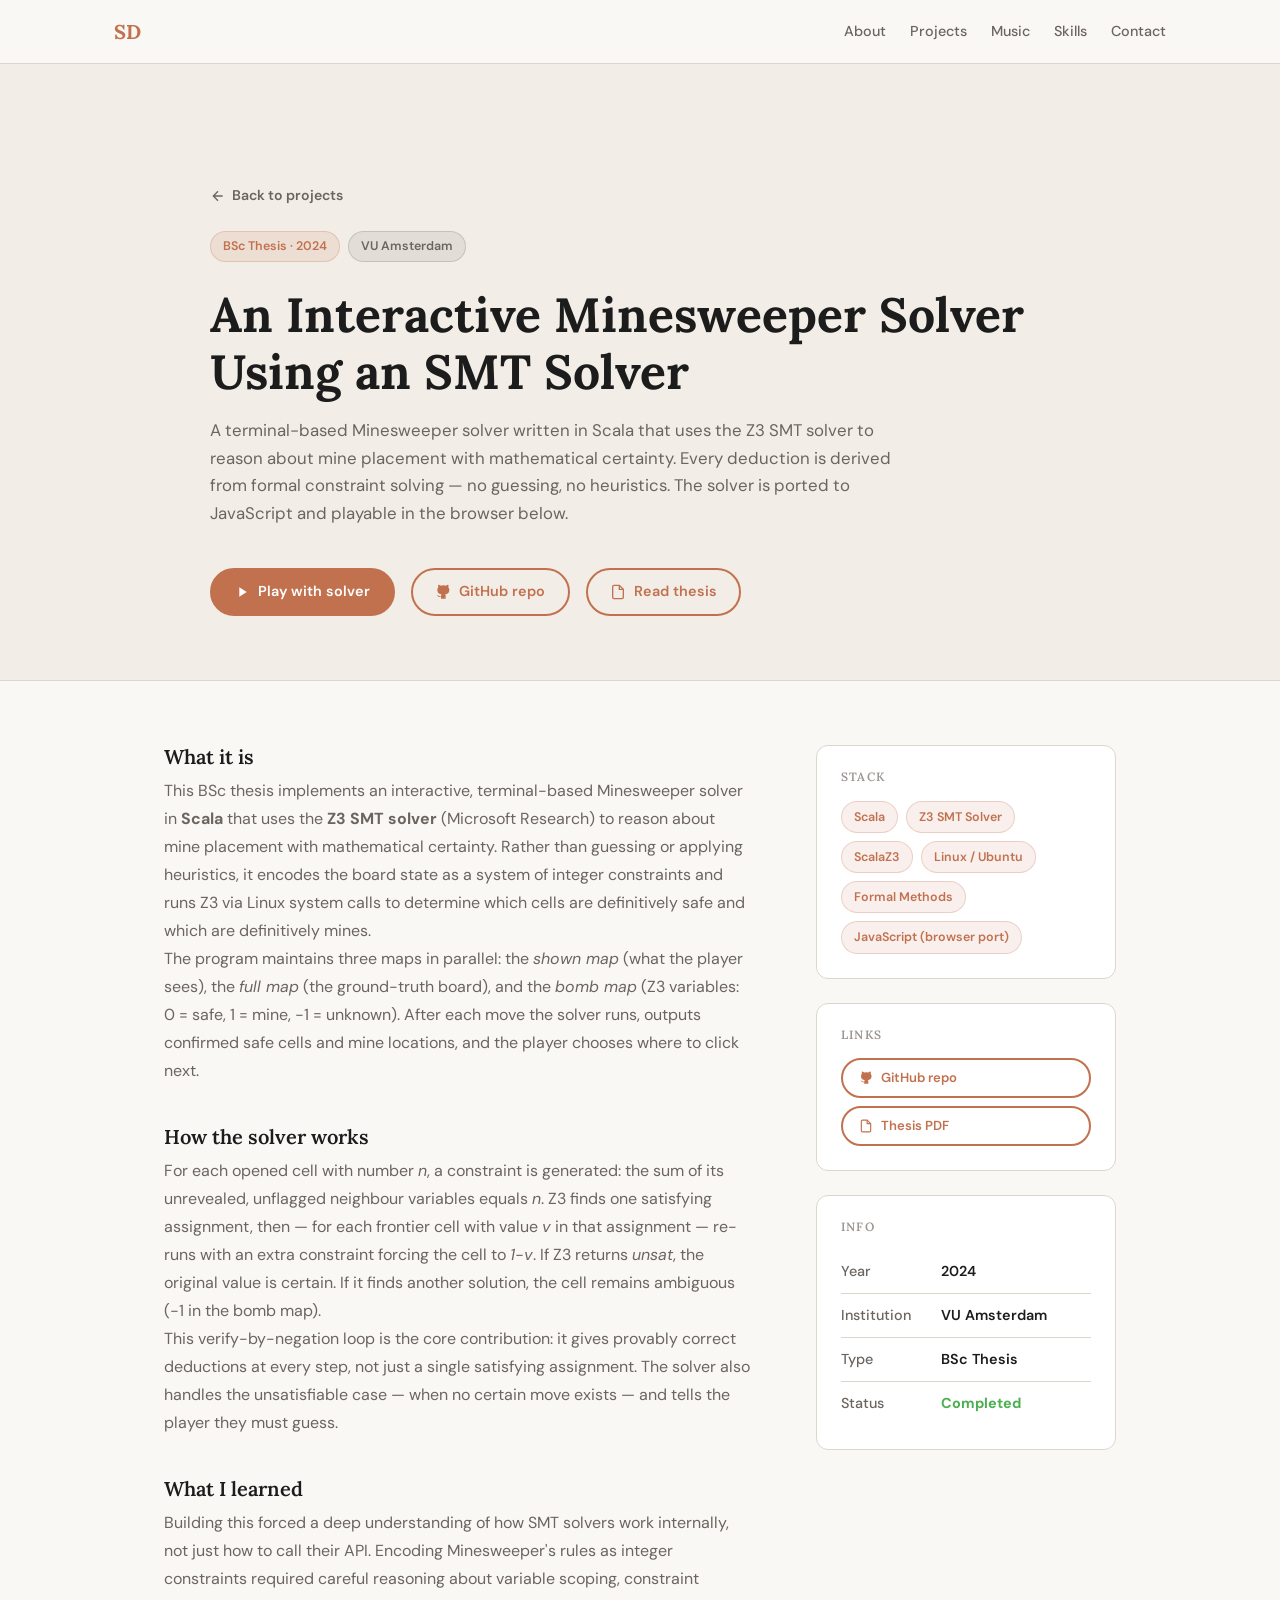
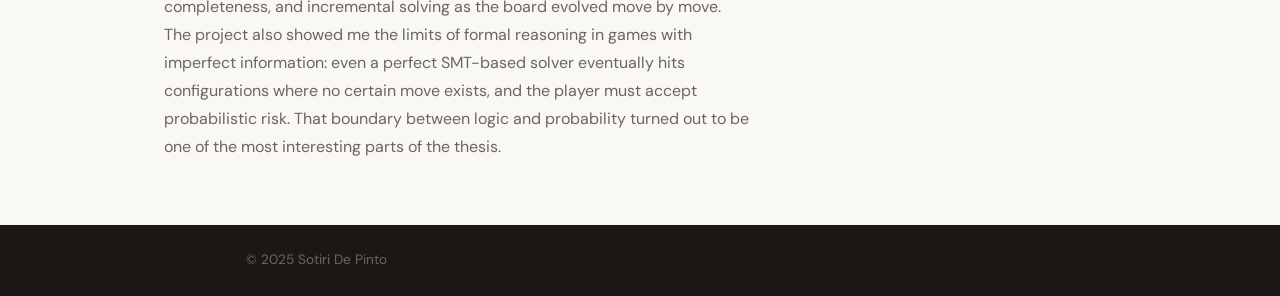
<file: pages/project-minesweeper.html>
<!DOCTYPE html>
<html lang="en">
<head>
  <meta charset="UTF-8" />
  <meta name="viewport" content="width=device-width, initial-scale=1.0" />
  <title>Minesweeper Solver — Sotiri De Pinto</title>
  <meta name="description" content="Browser-based Minesweeper solver powered by the Z3 SMT solver. BSc Thesis at VU Amsterdam, 2024." />

  <!-- Google Fonts: Lora (display) + DM Sans (body) -->
  <link rel="preconnect" href="https://fonts.googleapis.com" />
  <link rel="preconnect" href="https://fonts.gstatic.com" crossorigin />
  <link href="https://fonts.googleapis.com/css2?family=Lora:wght@400;600;700&family=DM+Sans:wght@400;500;600;700&display=swap" rel="stylesheet" />

  <link rel="stylesheet" href="../css/style.css" />

  <style>
    /* ── Project-page specific styles ── */
    .project-header {
      background: var(--color-surface);
      padding: calc(var(--space-2xl) + var(--space-md)) var(--space-md) var(--space-xl);
      border-bottom: 1px solid var(--color-border);
    }

    .project-header-inner {
      max-width: 860px;
      margin: 0 auto;
    }

    .project-header-badges {
      display: flex;
      flex-wrap: wrap;
      gap: var(--space-xs);
      margin-bottom: var(--space-md);
    }

    .project-header h1 {
      font-size: clamp(2rem, 5vw, 3rem);
      margin-bottom: var(--space-sm);
    }

    .project-header .description {
      font-size: 1.05rem;
      color: var(--color-ink-muted);
      max-width: 60ch;
      margin-bottom: var(--space-lg);
    }

    .project-header-actions {
      display: flex;
      flex-wrap: wrap;
      gap: var(--space-sm);
    }

    /* Two-column body */
    .project-body {
      max-width: 1000px;
      margin: 0 auto;
      padding: var(--space-xl) var(--space-md);
      display: grid;
      grid-template-columns: 1fr 300px;
      gap: var(--space-xl);
      align-items: start;
    }

    /* Narrative */
    .project-narrative h3 {
      margin-top: var(--space-lg);
      margin-bottom: 0.5rem;
    }

    .project-narrative h3:first-child {
      margin-top: 0;
    }

    .project-narrative p {
      max-width: none;
      line-height: 1.75;
    }

    /* Sidebar */
    .project-sidebar {
      display: flex;
      flex-direction: column;
      gap: var(--space-md);
    }

    .sidebar-card {
      background: #fff;
      border: 1px solid var(--color-border);
      border-radius: var(--radius-md);
      padding: var(--space-md);
    }

    .sidebar-card h4 {
      font-size: 0.75rem;
      letter-spacing: 0.1em;
      text-transform: uppercase;
      color: var(--color-ink-light);
      margin-bottom: var(--space-sm);
    }

    .sidebar-links {
      display: flex;
      flex-direction: column;
      gap: var(--space-xs);
    }

    /* Mobile: sidebar above narrative */
    @media (max-width: 768px) {
      .project-body {
        grid-template-columns: 1fr;
        padding: var(--space-lg) var(--space-sm);
      }

      .project-body > .project-narrative {
        order: 2;
      }

      .project-body > .project-sidebar {
        order: 1;
      }
    }
  </style>
</head>
<body>

  <!-- ════════════════════════════════════════════════════════
       NAV
       ════════════════════════════════════════════════════════ -->
  <nav class="nav" role="navigation" aria-label="Main navigation">
    <div class="nav-inner">
      <a href="../index.html" class="nav-logo">SD</a>
      <ul class="nav-links">
        <li><a href="../index.html#about">About</a></li>
        <li><a href="../index.html#projects">Projects</a></li>
        <li><a href="../index.html#music">Music</a></li>
        <li><a href="../index.html#skills">Skills</a></li>
        <li><a href="../index.html#contact">Contact</a></li>
      </ul>
      <button class="nav-hamburger" aria-label="Toggle menu" aria-expanded="false">
        <span></span>
        <span></span>
        <span></span>
      </button>
    </div>
  </nav>

  <!-- ════════════════════════════════════════════════════════
       PROJECT HEADER
       ════════════════════════════════════════════════════════ -->
  <header class="project-header">
    <div class="project-header-inner">

      <a href="../index.html#projects" class="back-link">
        <svg viewBox="0 0 24 24" fill="none" stroke="currentColor" stroke-width="2"><path d="M19 12H5M12 5l-7 7 7 7"/></svg>
        Back to projects
      </a>

      <div class="project-header-badges">
        <span class="badge">BSc Thesis · 2024</span>
        <span class="badge" style="background: rgba(28,28,28,0.07); color: var(--color-ink-muted); border-color: rgba(28,28,28,0.15);">VU Amsterdam</span>
      </div>

      <h1 class="fade-in">An Interactive Minesweeper Solver Using an SMT Solver</h1>

      <p class="description fade-in">
        A terminal-based Minesweeper solver written in Scala that uses the Z3 SMT solver to
        reason about mine placement with mathematical certainty. Every deduction is derived from
        formal constraint solving — no guessing, no heuristics.
        The solver is ported to JavaScript and playable in the browser below.
      </p>

      <div class="project-header-actions fade-in">
        <a href="minesweeper-game.html" class="btn btn-primary" target="_blank" rel="noopener">
          <svg viewBox="0 0 24 24" fill="currentColor" width="16" height="16"><path d="M8 5v14l11-7z"/></svg>
          Play with solver
        </a>
        <!-- REPLACE: href="https://github.com/DePinto-95/YOUR_REPO_NAME" -->
        <a href="#" class="btn btn-outline" target="_blank" rel="noopener">
          <svg viewBox="0 0 24 24" fill="currentColor" width="16" height="16"><path d="M9 19c-5 1.5-5-2.5-7-3m14 6v-3.87a3.37 3.37 0 0 0-.94-2.61c3.14-.35 6.44-1.54 6.44-7A5.44 5.44 0 0 0 20 4.77 5.07 5.07 0 0 0 19.91 1S18.73.65 16 2.48a13.38 13.38 0 0 0-7 0C6.27.65 5.09 1 5.09 1A5.07 5.07 0 0 0 5 4.77a5.44 5.44 0 0 0-1.5 3.78c0 5.42 3.3 6.61 6.44 7A3.37 3.37 0 0 0 9 18.13V22"/></svg>
          GitHub repo
        </a>
        <!-- REPLACE: href="URL_TO_YOUR_THESIS_PDF" — upload the PDF to assets/ or link to a cloud URL -->
        <a href="#" class="btn btn-outline" target="_blank" rel="noopener">
          <svg viewBox="0 0 24 24" fill="none" stroke="currentColor" stroke-width="2" width="16" height="16"><path d="M14 2H6a2 2 0 0 0-2 2v16a2 2 0 0 0 2 2h12a2 2 0 0 0 2-2V8z"/><polyline points="14 2 14 8 20 8"/></svg>
          Read thesis
        </a>
      </div>
    </div>
  </header>

  <!-- ════════════════════════════════════════════════════════
       PROJECT BODY — two-column layout
       ════════════════════════════════════════════════════════ -->
  <div class="project-body">

    <!-- ── LEFT: Narrative ── -->
    <article class="project-narrative fade-in">

      <h3>What it is</h3>
      <p>
        This BSc thesis implements an interactive, terminal-based Minesweeper solver in <strong>Scala</strong>
        that uses the <strong>Z3 SMT solver</strong> (Microsoft Research) to reason about mine
        placement with mathematical certainty. Rather than guessing or applying heuristics,
        it encodes the board state as a system of integer constraints and runs Z3 via Linux system
        calls to determine which cells are definitively safe and which are definitively mines.
      </p>
      <p>
        The program maintains three maps in parallel: the <em>shown map</em> (what the player sees),
        the <em>full map</em> (the ground-truth board), and the <em>bomb map</em> (Z3 variables:
        0 = safe, 1 = mine, −1 = unknown). After each move the solver runs, outputs confirmed safe
        cells and mine locations, and the player chooses where to click next.
      </p>

      <h3>How the solver works</h3>
      <p>
        For each opened cell with number <em>n</em>, a constraint is generated:
        the sum of its unrevealed, unflagged neighbour variables equals <em>n</em>.
        Z3 finds one satisfying assignment, then — for each frontier cell with value <em>v</em>
        in that assignment — re-runs with an extra constraint forcing the cell to <em>1−v</em>.
        If Z3 returns <em>unsat</em>, the original value is certain.
        If it finds another solution, the cell remains ambiguous (−1 in the bomb map).
      </p>
      <p>
        This verify-by-negation loop is the core contribution: it gives provably correct deductions
        at every step, not just a single satisfying assignment. The solver also handles the
        unsatisfiable case — when no certain move exists — and tells the player they must guess.
      </p>

      <h3>What I learned</h3>
      <p>
        Building this forced a deep understanding of how SMT solvers work internally, not just
        how to call their API. Encoding Minesweeper's rules as integer constraints required careful
        reasoning about variable scoping, constraint completeness, and incremental solving as the
        board evolved move by move.
      </p>
      <p>
        The project also showed me the limits of formal reasoning in games with imperfect information:
        even a perfect SMT-based solver eventually hits configurations where no certain move exists,
        and the player must accept probabilistic risk. That boundary between logic and probability
        turned out to be one of the most interesting parts of the thesis.
      </p>

    </article>

    <!-- ── RIGHT: Sidebar ── -->
    <aside class="project-sidebar fade-in" style="transition-delay: 0.1s;">

      <!-- Stack -->
      <div class="sidebar-card">
        <h4>Stack</h4>
        <div class="tags">
          <span class="tag tag--accent">Scala</span>
          <span class="tag tag--accent">Z3 SMT Solver</span>
          <span class="tag tag--accent">ScalaZ3</span>
          <span class="tag tag--accent">Linux / Ubuntu</span>
          <span class="tag tag--accent">Formal Methods</span>
          <span class="tag tag--accent">JavaScript (browser port)</span>
        </div>
      </div>

      <!-- Links -->
      <div class="sidebar-card">
        <h4>Links</h4>
        <div class="sidebar-links">
          <!-- REPLACE: href="https://github.com/DePinto-95/YOUR_REPO_NAME" -->
          <a href="#" class="btn btn-sm btn-outline" target="_blank" rel="noopener">
            <svg viewBox="0 0 24 24" fill="currentColor" width="14" height="14"><path d="M9 19c-5 1.5-5-2.5-7-3m14 6v-3.87a3.37 3.37 0 0 0-.94-2.61c3.14-.35 6.44-1.54 6.44-7A5.44 5.44 0 0 0 20 4.77 5.07 5.07 0 0 0 19.91 1S18.73.65 16 2.48a13.38 13.38 0 0 0-7 0C6.27.65 5.09 1 5.09 1A5.07 5.07 0 0 0 5 4.77a5.44 5.44 0 0 0-1.5 3.78c0 5.42 3.3 6.61 6.44 7A3.37 3.37 0 0 0 9 18.13V22"/></svg>
            GitHub repo
          </a>
          <!-- REPLACE: href="URL_TO_YOUR_THESIS_PDF" -->
          <a href="#" class="btn btn-sm btn-outline" target="_blank" rel="noopener">
            <svg viewBox="0 0 24 24" fill="none" stroke="currentColor" stroke-width="2" width="14" height="14"><path d="M14 2H6a2 2 0 0 0-2 2v16a2 2 0 0 0 2 2h12a2 2 0 0 0 2-2V8z"/><polyline points="14 2 14 8 20 8"/></svg>
            Thesis PDF
          </a>
        </div>
      </div>

      <!-- Info table -->
      <div class="sidebar-card">
        <h4>Info</h4>
        <table class="info-table">
          <tr>
            <td>Year</td>
            <td>2024</td>
          </tr>
          <tr>
            <td>Institution</td>
            <td>VU Amsterdam</td>
          </tr>
          <tr>
            <td>Type</td>
            <td>BSc Thesis</td>
          </tr>
          <tr>
            <td>Status</td>
            <td style="color: #4CAF50; font-weight: 700;">Completed</td>
          </tr>
        </table>
      </div>

    </aside>
  </div>

  <!-- ════════════════════════════════════════════════════════
       FOOTER
       ════════════════════════════════════════════════════════ -->
  <footer class="footer">
    <p>&copy; 2025 Sotiri De Pinto</p>
  </footer>

  <script src="../js/main.js"></script>
</body>
</html>
</file>
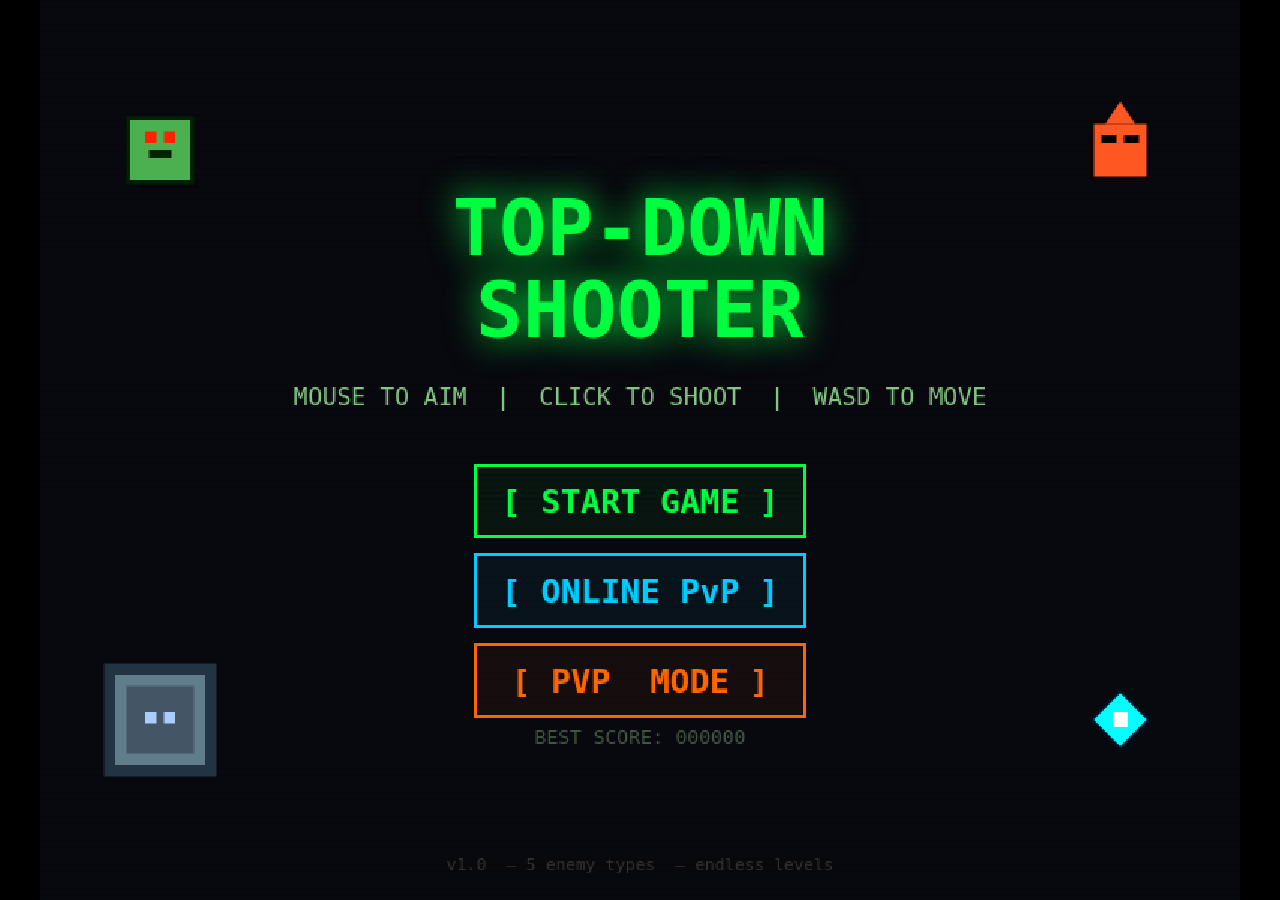
<file: pages/shooter-game.html>
<!DOCTYPE html>
<html lang="en">
<head>
<meta charset="UTF-8">
<title>TOP-DOWN SHOOTER</title>
<style>
* { margin: 0; padding: 0; box-sizing: border-box; }
body {
  background: #000;
  display: flex;
  align-items: center;
  justify-content: center;
  height: 100vh;
  overflow: hidden;
}
canvas {
  image-rendering: pixelated;
  display: block;
}
</style>
</head>
<body>
<canvas id="c"></canvas>
<!-- REPLACE SERVER_URL below with your Render deployment URL, e.g.:
     const SERVER_URL = 'https://shooter-game-xxxx.onrender.com';
     Leave as null to use the same origin (works when running the server locally). -->
<script>
  const SERVER_URL = null;
</script>
<script src="https://cdn.socket.io/4.7.5/socket.io.min.js"></script>
<script>
'use strict';

// ============================================================
// [CONSTANTS]
// ============================================================
const W = 800, H = 600;
const canvas = document.getElementById('c');
const ctx = canvas.getContext('2d');
canvas.width = W;
canvas.height = H;
ctx.imageSmoothingEnabled = false;

const COL = {
  BG:        '#08080f',
  BG2:       '#0a0a1a',
  GREEN:     '#00FF41',
  GREEN_DIM: '#005511',
  GOLD:      '#FFD700',
  RED:       '#FF0000',
  RED_DIM:   '#330000',
  WHITE:     '#FFFFFF',
  GREY:      '#555566',
  PLAYER:    '#00ccff',
  PLAYER2:   '#005577',
  BULLET_P:  '#ffff00',
  BULLET_E:  '#ff4400',
  // Enemy colors
  WALKER:    '#4CAF50',
  RUSHER:    '#FF5722',
  SHOOTER:   '#9C27B0',
  TANK:      '#607D8B',
  DRONE:     '#00BCD4',
  // Bot (player 2) colors
  BOT:       '#ff6600',
  BOT2:      '#883300',
  BOT_LEG:   '#442200',
};

// ============================================================
// [INPUT]
// ============================================================
const keys = {};
const keyPressed = {};
const mouse = { x: W/2, y: H/2, down: false, clicked: false };

window.addEventListener('keydown', e => {
  if (!keys[e.code]) keyPressed[e.code] = true;
  keys[e.code] = true;
  if (['Space','ArrowUp','ArrowDown','ArrowLeft','ArrowRight'].includes(e.code)) e.preventDefault();

  // Capture room-code typing in lobby join mode
  if (game.state === States.LOBBY && lobby.mode === 'join') {
    if (e.code === 'Backspace') {
      lobby.typedCode = lobby.typedCode.slice(0, -1);
      lobby.error = '';
      e.preventDefault();
    } else if (e.code === 'Enter') {
      tryJoinRoom();
      e.preventDefault();
    } else if (/^[A-Z0-9]$/i.test(e.key) && lobby.typedCode.length < 4) {
      lobby.typedCode += e.key.toUpperCase();
      lobby.error = '';
      e.preventDefault();
    }
  }
});
window.addEventListener('keyup',   e => { keys[e.code] = false; });
canvas.addEventListener('mousemove', e => {
  const r = canvas.getBoundingClientRect();
  mouse.x = (e.clientX - r.left) * (W / r.width);
  mouse.y = (e.clientY - r.top)  * (H / r.height);
});
canvas.addEventListener('mousedown', e => { if (e.button === 0) { mouse.down = true; mouse.clicked = true; } });
canvas.addEventListener('mouseup',   e => { if (e.button === 0) mouse.down = false; });
canvas.addEventListener('contextmenu', e => e.preventDefault());

// ============================================================
// [WEAPONS]
// ============================================================
const WEAPONS = {
  pistol:  { name: 'PISTOL',  damage: 25,  fireRate: 0.13, pellets: 1, spread: 0,    speed: 620,  color: '#ffff00', bulletW: 5, bulletH: 3 },
  shotgun: { name: 'SHOTGUN', damage: 35,  fireRate: 0.65, pellets: 5, spread: 0.28, speed: 520,  color: '#ff8800', bulletW: 5, bulletH: 3, lifetime: 0.38 },
  smg:     { name: 'SMG',     damage: 10,  fireRate: 0.07, pellets: 1, spread: 0.10, speed: 700,  color: '#00ffff', bulletW: 4, bulletH: 2 },
  sniper:  { name: 'SNIPER',  damage: 120, fireRate: 1.4,  pellets: 1, spread: 0,    speed: 1100, color: '#ff00ff', bulletW: 8, bulletH: 2 },
};

// ============================================================
// [UTILS]
// ============================================================
function angleTo(ax, ay, bx, by) { return Math.atan2(by - ay, bx - ax); }
function dist(ax, ay, bx, by) { return Math.hypot(bx - ax, by - ay); }
function clamp(v, lo, hi) { return v < lo ? lo : v > hi ? hi : v; }
function lerpAngle(a, b, t) {
  let d = b - a;
  while (d >  Math.PI) d -= 2 * Math.PI;
  while (d < -Math.PI) d += 2 * Math.PI;
  return a + d * t;
}
function rnd(lo, hi) { return lo + Math.random() * (hi - lo); }
function rndInt(lo, hi) { return Math.floor(rnd(lo, hi)); }
function pad(n, len = 6) { return String(n).padStart(len, '0'); }

// ============================================================
// [PARTICLES]
// ============================================================
const POOL_SIZE = 400;
const pool = Array.from({ length: POOL_SIZE }, () => ({
  alive: false, x: 0, y: 0, vx: 0, vy: 0,
  life: 0, maxLife: 0, size: 2, color: '#fff', gravity: 0
}));

// Floating score texts
const scorePopups = [];

function spawnParticle(x, y, vx, vy, life, size, color, gravity = 0) {
  const p = pool.find(p => !p.alive);
  if (!p) return;
  p.alive = true; p.x = x; p.y = y; p.vx = vx; p.vy = vy;
  p.life = life; p.maxLife = life; p.size = size; p.color = color; p.gravity = gravity;
}

function spawnExplosion(x, y, color, count = 16) {
  for (let i = 0; i < count; i++) {
    const a = rnd(0, Math.PI * 2);
    const spd = rnd(60, 260);
    spawnParticle(x, y, Math.cos(a)*spd, Math.sin(a)*spd,
      rnd(0.25, 0.6), rnd(3, 6), i % 3 === 0 ? '#fff' : i % 3 === 1 ? color : '#ff2200', 40);
  }
}

function spawnHitSplash(x, y, enemyColor) {
  for (let i = 0; i < 6; i++) {
    const a = rnd(0, Math.PI * 2);
    const spd = rnd(40, 140);
    spawnParticle(x, y, Math.cos(a)*spd, Math.sin(a)*spd,
      rnd(0.12, 0.25), 2, i < 3 ? '#cc0000' : enemyColor, 60);
  }
}

function spawnMuzzleFlash(x, y, angle) {
  for (let i = 0; i < 8; i++) {
    const a = angle + rnd(-0.5, 0.5);
    const spd = rnd(80, 200);
    const colors = ['#FFF8C0', '#FFD700', '#FF8C00'];
    spawnParticle(x, y, Math.cos(a)*spd, Math.sin(a)*spd,
      rnd(0.06, 0.10), rnd(2, 4), colors[i % 3], 0);
  }
}

function spawnTrail(x, y) {
  spawnParticle(x + rnd(-4,4), y + rnd(-4,4), rnd(-10,10), rnd(-10,10),
    0.4, 2, '#556677', 0);
}

function updateParticles(dt) {
  for (const p of pool) {
    if (!p.alive) continue;
    p.x += p.vx * dt;
    p.y += p.vy * dt;
    p.vy += p.gravity * dt;
    p.life -= dt;
    if (p.life <= 0) p.alive = false;
  }
  for (const s of scorePopups) {
    s.y -= 40 * dt;
    s.life -= dt;
  }
  scorePopups.splice(0, scorePopups.length, ...scorePopups.filter(s => s.life > 0));
}

function drawParticles(ctx) {
  for (const p of pool) {
    if (!p.alive) continue;
    ctx.globalAlpha = Math.max(0, p.life / p.maxLife);
    ctx.fillStyle = p.color;
    const s = Math.round(p.size);
    ctx.fillRect(Math.round(p.x) - s/2, Math.round(p.y) - s/2, s, s);
  }
  ctx.globalAlpha = 1;
  // Score popups
  for (const s of scorePopups) {
    ctx.globalAlpha = Math.max(0, s.life);
    ctx.fillStyle = COL.GOLD;
    ctx.font = 'bold 14px monospace';
    ctx.textAlign = 'center';
    ctx.fillText(s.text, Math.round(s.x), Math.round(s.y));
    ctx.textAlign = 'left';
  }
  ctx.globalAlpha = 1;
}

function addScorePopup(x, y, value) {
  scorePopups.push({ x, y, text: '+' + value, life: 1.0 });
}

// ============================================================
// [BULLET]
// ============================================================
const bullets = [];

function createBullet(x, y, angle, owner, wep = null) {
  const spd    = wep ? wep.speed   : 620;
  const damage = wep ? wep.damage  : (owner === 'player' ? 25 : 12);
  const color  = wep ? wep.color   : (owner === 'player' ? COL.BULLET_P : COL.BULLET_E);
  const bw     = wep ? wep.bulletW : 5;
  const bh     = wep ? wep.bulletH : 3;
  return {
    x, y,
    vx: Math.cos(angle) * spd,
    vy: Math.sin(angle) * spd,
    w: bw, h: bh,
    owner, damage, color,
    alive: true,
    lifetime: wep ? (wep.lifetime ?? 1.6) : 1.6,
  };
}

function updateBullets(dt) {
  for (const b of bullets) {
    if (!b.alive) continue;
    b.x += b.vx * dt;
    b.y += b.vy * dt;
    b.lifetime -= dt;
    if (b.lifetime <= 0 || b.x < -20 || b.x > W+20 || b.y < -20 || b.y > H+20)
      b.alive = false;
  }
  bullets.splice(0, bullets.length, ...bullets.filter(b => b.alive));
}

function drawBullets(ctx) {
  for (const b of bullets) {
    ctx.save();
    ctx.translate(Math.round(b.x), Math.round(b.y));
    ctx.rotate(Math.atan2(b.vy, b.vx));
    ctx.fillStyle = b.color || (b.owner === 'player' ? COL.BULLET_P : COL.BULLET_E);
    ctx.fillRect(-Math.round(b.w/2), -Math.round(b.h/2), b.w, b.h);
    // Glow
    ctx.globalAlpha = 0.35;
    ctx.fillStyle = (b.owner === 'player' || b.owner === 'bot') ? '#ffff88' : '#ff8800';
    ctx.fillRect(-Math.round(b.w/2)-1, -Math.round(b.h/2)-1, b.w+2, b.h+2);
    ctx.globalAlpha = 1;
    ctx.restore();
  }
}

// ============================================================
// [ENEMY]
// ============================================================
const enemies = [];
let frameCount = 0; // for soft-sep throttle

const ENEMY_STATS = {
  walker:  { hp: 40,  maxHp: 40,  spd: 65,  w: 16, h: 16, dmg: 8,  score: 10, color: COL.WALKER  },
  rusher:  { hp: 20,  maxHp: 20,  spd: 300, w: 14, h: 14, dmg: 20, score: 20, color: COL.RUSHER  },
  shooter: { hp: 60,  maxHp: 60,  spd: 45,  w: 18, h: 18, dmg: 12, score: 30, color: COL.SHOOTER },
  tank:    { hp: 200, maxHp: 200, spd: 35,  w: 24, h: 24, dmg: 25, score: 50, color: COL.TANK    },
  drone:   { hp: 15,  maxHp: 15,  spd: 120, w: 10, h: 10, dmg: 5,  score: 15, color: COL.DRONE   },
};

function createEnemy(type, x, y, hpMult = 1, spdMult = 1, droneIndex = 0) {
  const st = ENEMY_STATS[type];
  return {
    type, x, y, vx: 0, vy: 0,
    w: st.w, h: st.h,
    hp: st.hp * hpMult,
    maxHp: st.hp * hpMult,
    spd: st.spd * spdMult,
    dmg: st.dmg,
    score: st.score,
    color: st.color,
    alive: true,
    flashTimer: 0,
    contactTimer: 0,
    // Rusher state
    phase: 'stalk',
    phaseTimer: 0,
    rushTargetX: 0, rushTargetY: 0,
    rushCooldown: 0,
    // Shooter state
    fireTimer: rnd(1, 2.5),
    // Tank state
    trailTimer: 0,
    // Drone state
    droneIndex,
    sineTime: droneIndex * (Math.PI / 3),
  };
}

function updateEnemies(dt, px, py) {
  frameCount++;
  for (const e of enemies) {
    if (!e.alive) continue;
    e.flashTimer = Math.max(0, e.flashTimer - dt);
    e.contactTimer = Math.max(0, e.contactTimer - dt);

    switch (e.type) {
      case 'walker':  behaviorWalker(e, dt, px, py); break;
      case 'rusher':  behaviorRusher(e, dt, px, py); break;
      case 'shooter': behaviorShooter(e, dt, px, py); break;
      case 'tank':    behaviorTank(e, dt, px, py); break;
      case 'drone':   behaviorDrone(e, dt, px, py); break;
    }

    e.x += e.vx * dt;
    e.y += e.vy * dt;
    e.x = clamp(e.x, -30, W+30);
    e.y = clamp(e.y, -30, H+30);
  }

  // Soft separation every 3 frames
  if (frameCount % 3 === 0) {
    for (let i = 0; i < enemies.length; i++) {
      for (let j = i+1; j < enemies.length; j++) {
        const a = enemies[i], b = enemies[j];
        const dx = a.x - b.x, dy = a.y - b.y;
        const d = Math.hypot(dx, dy) || 1;
        const minD = (a.w + b.w) / 2;
        if (d < minD) {
          const push = (minD - d) / d * 30;
          a.vx += dx * push; a.vy += dy * push;
          b.vx -= dx * push; b.vy -= dy * push;
        }
      }
    }
  }

  enemies.splice(0, enemies.length, ...enemies.filter(e => e.alive));
}

function behaviorWalker(e, dt, px, py) {
  const a = angleTo(e.x, e.y, px, py);
  e.vx = Math.cos(a) * e.spd;
  e.vy = Math.sin(a) * e.spd;
}

function behaviorRusher(e, dt, px, py) {
  e.rushCooldown = Math.max(0, e.rushCooldown - dt);
  const d = dist(e.x, e.y, px, py);

  if (e.phase === 'stalk') {
    e.phaseTimer += dt;
    const targetDist = 200 - e.phaseTimer * 10;
    const a = angleTo(e.x, e.y, px, py);
    const perpA = a + Math.PI/2;
    if (d > targetDist + 10) {
      e.vx = Math.cos(a) * 70;
      e.vy = Math.sin(a) * 70;
    } else if (d < targetDist - 10) {
      e.vx = Math.cos(a + Math.PI) * 70;
      e.vy = Math.sin(a + Math.PI) * 70;
    } else {
      e.vx = Math.cos(perpA) * 70;
      e.vy = Math.sin(perpA) * 70;
    }
    if (d < 180 && e.rushCooldown <= 0) {
      e.phase = 'rush';
      e.rushTargetX = px; e.rushTargetY = py;
      e.phaseTimer = 0;
    }
  } else {
    const a = angleTo(e.x, e.y, e.rushTargetX, e.rushTargetY);
    const toDst = dist(e.x, e.y, e.rushTargetX, e.rushTargetY);
    if (toDst < 15) {
      e.phase = 'stalk';
      e.rushCooldown = 2.0;
      e.phaseTimer = 0;
    } else {
      e.vx = Math.cos(a) * e.spd;
      e.vy = Math.sin(a) * e.spd;
    }
  }
}

function behaviorShooter(e, dt, px, py) {
  const d = dist(e.x, e.y, px, py);
  const a = angleTo(e.x, e.y, px, py);
  const perpA = a + Math.PI / 2;

  if (d < 250) {
    e.vx = Math.cos(a + Math.PI) * e.spd;
    e.vy = Math.sin(a + Math.PI) * e.spd;
  } else if (d > 320) {
    e.vx = Math.cos(a) * e.spd;
    e.vy = Math.sin(a) * e.spd;
  } else {
    e.vx = Math.cos(perpA) * e.spd;
    e.vy = Math.sin(perpA) * e.spd;
  }

  e.fireTimer -= dt;
  if (e.fireTimer <= 0) {
    e.fireTimer = rnd(1.8, 2.5);
    const ba = angleTo(e.x, e.y, px, py) + rnd(-0.15, 0.15);
    bullets.push(createBullet(e.x, e.y, ba, 'enemy'));
  }
}

function behaviorTank(e, dt, px, py) {
  const a = angleTo(e.x, e.y, px, py);
  e.vx = Math.cos(a) * e.spd;
  e.vy = Math.sin(a) * e.spd;

  e.trailTimer -= dt;
  if (e.trailTimer <= 0) {
    e.trailTimer = 0.06;
    spawnTrail(e.x, e.y);
  }
}

function behaviorDrone(e, dt, px, py) {
  e.sineTime += dt * 2.5;
  const a = angleTo(e.x, e.y, px, py);
  const perpA = a + Math.PI/2;
  const sineAmt = Math.sin(e.sineTime) * 60;
  e.vx = Math.cos(a) * e.spd + Math.cos(perpA) * sineAmt;
  e.vy = Math.sin(a) * e.spd + Math.sin(perpA) * sineAmt;
}

function drawEnemies(ctx) {
  for (const e of enemies) {
    if (!e.alive) continue;
    ctx.save();
    ctx.translate(Math.round(e.x), Math.round(e.y));

    const flash = e.flashTimer > 0;
    const col = flash ? '#ffffff' : e.color;

    switch (e.type) {
      case 'walker':  drawWalker(ctx, e, col); break;
      case 'rusher':  drawRusher(ctx, e, col); break;
      case 'shooter': drawShooter(ctx, e, col); break;
      case 'tank':    drawTank(ctx, e, col); break;
      case 'drone':   drawDrone(ctx, e, col); break;
    }

    // Mini health bar for tank and others
    if (e.type === 'tank' || e.type === 'shooter') {
      const hw = e.w + 4;
      const pct = e.hp / e.maxHp;
      ctx.fillStyle = '#333';
      ctx.fillRect(-hw/2, -e.h/2 - 6, hw, 3);
      ctx.fillStyle = pct > 0.5 ? '#4CAF50' : pct > 0.25 ? '#FFC107' : '#F44336';
      ctx.fillRect(-hw/2, -e.h/2 - 6, hw * pct, 3);
    }

    ctx.restore();
  }
}

function drawWalker(ctx, e, col) {
  const hw = e.w/2, hh = e.h/2;
  // Shadow
  ctx.fillStyle = 'rgba(0,0,0,0.3)';
  ctx.fillRect(-hw+2, hh-2, e.w, 4);
  // Body outline
  ctx.fillStyle = '#002200';
  ctx.fillRect(-hw-1, -hh-1, e.w+2, e.h+2);
  // Body
  ctx.fillStyle = col;
  ctx.fillRect(-hw, -hh, e.w, e.h);
  // Eyes
  ctx.fillStyle = '#ff2200';
  ctx.fillRect(-4, -hh+3, 3, 3);
  ctx.fillRect(1, -hh+3, 3, 3);
  // Mouth
  ctx.fillStyle = '#002200';
  ctx.fillRect(-3, -hh+8, 6, 2);
}

function drawRusher(ctx, e, col) {
  const isRushing = e.phase === 'rush';
  const c = isRushing ? '#FFD700' : col;
  const hw = e.w/2, hh = e.h/2;
  ctx.fillStyle = '#110000';
  ctx.fillRect(-hw-1, -hh-1, e.w+2, e.h+2);
  ctx.fillStyle = c;
  ctx.fillRect(-hw, -hh, e.w, e.h);
  // Pointed top
  ctx.fillStyle = c;
  ctx.beginPath();
  ctx.moveTo(0, -hh-6);
  ctx.lineTo(-4, -hh);
  ctx.lineTo(4, -hh);
  ctx.closePath();
  ctx.fill();
  // Eyes (angry slants)
  ctx.fillStyle = '#000';
  ctx.fillRect(-5, -hh+3, 4, 2);
  ctx.fillRect(1, -hh+3, 4, 2);
  if (isRushing) {
    ctx.fillStyle = 'rgba(255,200,0,0.3)';
    ctx.fillRect(-hw-3, -hh-9, e.w+6, e.h+12);
  }
}

function drawShooter(ctx, e, col) {
  const hw = e.w/2, hh = e.h/2;
  ctx.fillStyle = '#110022';
  ctx.fillRect(-hw-1, -hh-1, e.w+2, e.h+2);
  ctx.fillStyle = col;
  ctx.fillRect(-hw, -hh, e.w, e.h);
  // Gun nub
  ctx.fillStyle = '#220044';
  ctx.fillRect(hw, -2, 6, 4);
  ctx.fillStyle = '#cc88ff';
  ctx.fillRect(hw+1, -1, 5, 2);
  // Eye
  ctx.fillStyle = '#ff00ff';
  ctx.fillRect(-2, -hh+4, 4, 4);
  // Charge glow if about to fire
  if (e.fireTimer < 0.4) {
    ctx.globalAlpha = (0.4 - e.fireTimer) / 0.4 * 0.6;
    ctx.fillStyle = '#cc88ff';
    ctx.fillRect(-hw-4, -hh-4, e.w+8, e.h+8);
    ctx.globalAlpha = 1;
  }
}

function drawTank(ctx, e, col) {
  const hw = e.w/2, hh = e.h/2;
  // Outer armor
  ctx.fillStyle = '#223344';
  ctx.fillRect(-hw-3, -hh-3, e.w+6, e.h+6);
  ctx.fillStyle = col;
  ctx.fillRect(-hw, -hh, e.w, e.h);
  // Inner detail
  ctx.fillStyle = '#445566';
  ctx.fillRect(-hw+3, -hh+3, e.w-6, e.h-6);
  // Eyes (small)
  ctx.fillStyle = '#aaccff';
  ctx.fillRect(-4, -2, 3, 3);
  ctx.fillRect(1, -2, 3, 3);
}

function drawDrone(ctx, e, col) {
  const blink = Math.sin(Date.now() / 200) > 0;
  const c = blink ? '#00ffff' : col;
  const s = e.w / 2;
  // Diamond (rotated square)
  ctx.save();
  ctx.rotate(Math.PI / 4);
  ctx.fillStyle = '#001122';
  ctx.fillRect(-s-1, -s-1, s*2+2, s*2+2);
  ctx.fillStyle = c;
  ctx.fillRect(-s, -s, s*2, s*2);
  ctx.restore();
  // Center dot
  ctx.fillStyle = blink ? '#ffffff' : '#004455';
  ctx.fillRect(-2, -2, 4, 4);
}

// ============================================================
// [PLAYER]
// ============================================================
const player = {
  x: W/2, y: H/2,
  w: 20, h: 20,
  spd: 185,
  hp: 100, maxHp: 100,
  gunAngle: 0,
  bodyAngle: 0,
  fireCooldown: 0,
  walkFrame: 0,
  walkTimer: 0,
  walkFrameDuration: 0.11,
  isMoving: false,
  damageFlash: 0,
  iframes: 0,
  alive: true,
  shotsFired: 0,
  shotsHit: 0,
  weapons: ['pistol'],
  weaponIndex: 0,
};

function resetPlayer() {
  player.x = W/2; player.y = H/2;
  player.hp = player.maxHp;
  player.gunAngle = 0; player.bodyAngle = 0;
  player.fireCooldown = 0;
  player.walkFrame = 0; player.walkTimer = 0;
  player.isMoving = false;
  player.damageFlash = 0; player.iframes = 0;
  player.alive = true;
  player.weapons = ['pistol'];
  player.weaponIndex = 0;
}

function updatePlayer(dt) {
  // Movement
  let dx = 0, dy = 0;
  if (keys['KeyW'] || keys['ArrowUp'])    dy -= 1;
  if (keys['KeyS'] || keys['ArrowDown'])  dy += 1;
  if (keys['KeyA'] || keys['ArrowLeft'])  dx -= 1;
  if (keys['KeyD'] || keys['ArrowRight']) dx += 1;

  player.isMoving = dx !== 0 || dy !== 0;
  if (player.isMoving) {
    const len = Math.hypot(dx, dy);
    dx /= len; dy /= len;
    const targetBodyAngle = Math.atan2(dy, dx);
    player.bodyAngle = lerpAngle(player.bodyAngle, targetBodyAngle, 12 * dt);
    player.x += dx * player.spd * dt;
    player.y += dy * player.spd * dt;

    player.walkTimer += dt;
    if (player.walkTimer >= player.walkFrameDuration) {
      player.walkTimer -= player.walkFrameDuration;
      player.walkFrame = (player.walkFrame + 1) % 4;
    }
  }

  player.x = clamp(player.x, 14, W - 14);
  player.y = clamp(player.y, 14, H - 14);

  // Gun aims at mouse
  const targetGunAngle = angleTo(player.x, player.y, mouse.x, mouse.y);
  player.gunAngle = lerpAngle(player.gunAngle, targetGunAngle, 20 * dt);

  // Weapon switching — Q/E or number keys
  if (keyPressed['KeyQ']) player.weaponIndex = (player.weaponIndex - 1 + player.weapons.length) % player.weapons.length;
  if (keyPressed['KeyE']) player.weaponIndex = (player.weaponIndex + 1) % player.weapons.length;
  if (keyPressed['Digit1'] && player.weapons.length >= 1) player.weaponIndex = 0;
  if (keyPressed['Digit2'] && player.weapons.length >= 2) player.weaponIndex = 1;
  if (keyPressed['Digit3'] && player.weapons.length >= 3) player.weaponIndex = 2;

  // Shooting
  const wep = WEAPONS[player.weapons[player.weaponIndex]];
  player.fireCooldown = Math.max(0, player.fireCooldown - dt);
  if (mouse.down && player.fireCooldown <= 0) {
    const ga = player.gunAngle;
    const gx = player.x + Math.cos(ga) * 22;
    const gy = player.y + Math.sin(ga) * 22;
    for (let i = 0; i < wep.pellets; i++) {
      const angle = ga + (wep.pellets > 1 ? rnd(-wep.spread / 2, wep.spread / 2) : rnd(-wep.spread, wep.spread));
      bullets.push(createBullet(gx, gy, angle, 'player', wep));
    }
    spawnMuzzleFlash(gx, gy, ga);
    player.fireCooldown = wep.fireRate;
    player.shotsFired++;
    game.muzzleFlash = 0.07;
    if (game.isOnline && net.socket)
      net.socket.emit('player_fire', { angle: ga, weaponKey: player.weapons[player.weaponIndex] });
  }

  player.damageFlash = Math.max(0, player.damageFlash - dt);
  player.iframes = Math.max(0, player.iframes - dt);
}

function drawPlayer(ctx) {
  ctx.save();
  ctx.translate(Math.round(player.x), Math.round(player.y));

  const bob = player.isMoving ? Math.sin(player.walkTimer * Math.PI * 2 / player.walkFrameDuration * 4) * 1.5 : 0;

  // Body rotation (faces movement dir)
  ctx.save();
  ctx.rotate(player.bodyAngle);
  ctx.translate(0, Math.round(bob));

  // Shadow
  ctx.fillStyle = 'rgba(0,0,0,0.25)';
  ctx.fillRect(-10+3, 8, 20, 5);

  // Legs (walking animation)
  const legOffsets = [
    { l: 4,  r: 0  },
    { l: 2,  r: 2  },
    { l: 0,  r: 4  },
    { l: 2,  r: 2  },
  ];
  const lo = legOffsets[player.walkFrame];
  ctx.fillStyle = PLAYER_LEG_COLOR;
  ctx.fillRect(-8, lo.l, 5, 7);
  ctx.fillRect(3,  lo.r, 5, 7);

  // Torso outline
  ctx.fillStyle = COL.PLAYER2;
  ctx.fillRect(-8, -10, 16, 14);
  // Torso
  ctx.fillStyle = COL.PLAYER;
  ctx.fillRect(-7, -9, 14, 12);
  // Vest detail
  ctx.fillStyle = COL.PLAYER2;
  ctx.fillRect(-2, -9, 4, 5);

  // Head outline
  ctx.fillStyle = COL.PLAYER2;
  ctx.fillRect(-5, -19, 10, 10);
  // Head
  ctx.fillStyle = '#ffe0c0';
  ctx.fillRect(-4, -18, 8, 8);
  // Eyes
  ctx.fillStyle = '#000';
  ctx.fillRect(-3, -16, 2, 2);
  ctx.fillRect(1, -16, 2, 2);

  ctx.restore(); // body rotate

  // Gun arm (faces mouse, independent of body)
  ctx.save();
  ctx.rotate(player.gunAngle);
  const curWep = WEAPONS[player.weapons[player.weaponIndex]];
  // Arm
  ctx.fillStyle = '#ffe0c0';
  ctx.fillRect(2, -3, 8, 5);
  if (curWep.name === 'SHOTGUN') {
    ctx.fillStyle = '#443322';
    ctx.fillRect(6, -4, 16, 8);
    ctx.fillStyle = '#887755';
    ctx.fillRect(7, -3, 14, 6);
    ctx.fillStyle = '#554433';
    ctx.fillRect(8, -2, 10, 2);
    ctx.fillStyle = '#222211';
    ctx.fillRect(20, -5, 5, 10); // wide muzzle
  } else if (curWep.name === 'SMG') {
    ctx.fillStyle = '#112233';
    ctx.fillRect(6, -2, 20, 4);
    ctx.fillStyle = '#004466';
    ctx.fillRect(7, -1, 18, 2);
    ctx.fillStyle = '#00ffff';
    ctx.fillRect(6, -2, 2, 4); // mag
    ctx.fillStyle = '#001122';
    ctx.fillRect(24, -3, 3, 6);
  } else if (curWep.name === 'SNIPER') {
    ctx.fillStyle = '#1a001a';
    ctx.fillRect(6, -2, 26, 5);
    ctx.fillStyle = '#660066';
    ctx.fillRect(7, -1, 24, 3);
    ctx.fillStyle = '#cc00cc';
    ctx.fillRect(8, -2, 3, 5); // scope block
    ctx.fillStyle = '#111111';
    ctx.fillRect(30, -3, 3, 7); // muzzle
  } else { // pistol
    ctx.fillStyle = '#333344';
    ctx.fillRect(6, -3, 14, 5);
    ctx.fillStyle = '#666677';
    ctx.fillRect(7, -2, 12, 2);
    ctx.fillStyle = '#222233';
    ctx.fillRect(18, -4, 4, 7);
  }
  // Weapon color accent dot
  ctx.fillStyle = curWep.color;
  ctx.fillRect(8, -4, 3, 2);
  ctx.restore(); // gun rotate

  // Damage flash overlay
  if (player.damageFlash > 0) {
    ctx.globalAlpha = player.damageFlash * 0.6;
    ctx.fillStyle = '#ff0000';
    ctx.fillRect(-10, -20, 20, 30);
    ctx.globalAlpha = 1;
  }

  ctx.restore();
}

const PLAYER_LEG_COLOR = '#334466';

// ============================================================
// [BOT]
// ============================================================
let bot = {};

function resetBot() {
  bot.x = W * 0.75; bot.y = H * 0.5;
  bot.w = 20; bot.h = 20; bot.spd = 155;
  bot.hp = 100; bot.maxHp = 100;
  bot.gunAngle = Math.PI; bot.bodyAngle = Math.PI;
  bot.fireCooldown = 0;
  bot.walkFrame = 0; bot.walkTimer = 0;
  bot.walkFrameDuration = 0.11; bot.isMoving = true;
  bot.damageFlash = 0; bot.iframes = 0; bot.alive = true;
  bot.weapons = ['pistol']; bot.weaponIndex = 0;
  bot.aiState = 'chase'; bot.strafeDir = 1;
  bot.stateTimer = 0; bot.reactionDelay = rnd(0.5, 1.0);
}

function updateBot(dt) {
  if (!bot.alive) return;
  bot.fireCooldown  = Math.max(0, bot.fireCooldown  - dt);
  bot.damageFlash   = Math.max(0, bot.damageFlash   - dt);
  bot.iframes       = Math.max(0, bot.iframes       - dt);

  const dx = player.x - bot.x;
  const dy = player.y - bot.y;
  const d  = Math.hypot(dx, dy) || 1;

  // State machine
  bot.stateTimer -= dt;
  if (bot.stateTimer <= 0) {
    if (d < 130) {
      bot.aiState = 'retreat';
      bot.strafeDir = Math.random() < 0.5 ? 1 : -1;
      bot.stateTimer = rnd(0.6, 1.1);
    } else if (d > 340) {
      bot.aiState = 'chase';
      bot.stateTimer = rnd(0.8, 1.4);
    } else {
      bot.aiState = 'strafe';
      bot.strafeDir = Math.random() < 0.5 ? 1 : -1;
      bot.stateTimer = rnd(0.7, 1.3);
    }
  }

  // Movement
  const toA = Math.atan2(dy, dx);
  let mvAngle = toA;
  if (bot.aiState === 'retreat') mvAngle = toA + Math.PI;
  else if (bot.aiState === 'strafe') mvAngle = toA + Math.PI / 2 * bot.strafeDir;

  bot.isMoving = true;
  bot.bodyAngle = lerpAngle(bot.bodyAngle, mvAngle, 10 * dt);
  bot.x += Math.cos(mvAngle) * bot.spd * dt;
  bot.y += Math.sin(mvAngle) * bot.spd * dt;
  bot.walkTimer += dt;
  if (bot.walkTimer >= bot.walkFrameDuration) {
    bot.walkTimer -= bot.walkFrameDuration;
    bot.walkFrame = (bot.walkFrame + 1) % 4;
  }
  bot.x = clamp(bot.x, 14, W - 14);
  bot.y = clamp(bot.y, 14, H - 14);

  // Aim at player with slight imprecision
  const aimNoise = rnd(-0.04, 0.04);
  bot.gunAngle = lerpAngle(bot.gunAngle, Math.atan2(dy, dx) + aimNoise, 6 * dt);

  // Shoot when facing player
  const aDiff = Math.abs(((bot.gunAngle - Math.atan2(dy, dx)) + Math.PI * 3) % (Math.PI * 2) - Math.PI);
  bot.reactionDelay = Math.max(0, bot.reactionDelay - dt);
  const wep = WEAPONS[bot.weapons[bot.weaponIndex]];
  if (bot.fireCooldown <= 0 && aDiff < 0.35 && d < 500) {
    if (bot.reactionDelay <= 0) {
      const ga = bot.gunAngle;
      const gx = bot.x + Math.cos(ga) * 22;
      const gy = bot.y + Math.sin(ga) * 22;
      for (let i = 0; i < wep.pellets; i++) {
        const angle = ga + (wep.pellets > 1 ? rnd(-wep.spread / 2, wep.spread / 2) : rnd(-wep.spread, wep.spread));
        bullets.push(createBullet(gx, gy, angle, 'bot', wep));
      }
      spawnMuzzleFlash(gx, gy, ga);
      bot.fireCooldown = wep.fireRate;
      bot.reactionDelay = rnd(0.18, 0.45);
    }
  } else if (bot.fireCooldown <= 0) {
    bot.reactionDelay = rnd(0.08, 0.25);
  }
}

function pickupItemBot(item) {
  if (item.type === 'health') {
    bot.hp = Math.min(bot.maxHp, bot.hp + 30);
    scorePopups.push({ x: item.x, y: item.y - 10, text: 'BOT +30 HP', life: 1.2 });
    for (let i = 0; i < 10; i++) {
      const a = rnd(0, Math.PI * 2);
      spawnParticle(item.x, item.y, Math.cos(a)*80, Math.sin(a)*80, 0.4, 3, '#44ff44', 0);
    }
  } else {
    const wn = item.weaponType;
    if (bot.weapons.includes(wn)) {
      scorePopups.push({ x: item.x, y: item.y - 10, text: 'BOT HAS IT', life: 0.8 });
      return;
    }
    if (bot.weapons.length < 3) {
      bot.weapons.push(wn);
      bot.weaponIndex = bot.weapons.length - 1;
    } else {
      bot.weapons[bot.weaponIndex] = wn;
    }
    scorePopups.push({ x: item.x, y: item.y - 10, text: 'BOT: ' + WEAPONS[wn].name, life: 1.5 });
    for (let i = 0; i < 10; i++) {
      const a = rnd(0, Math.PI * 2);
      spawnParticle(item.x, item.y, Math.cos(a)*80, Math.sin(a)*80, 0.4, 3, WEAPONS[wn].color, 0);
    }
  }
}

function drawBot(ctx) {
  ctx.save();
  ctx.translate(Math.round(bot.x), Math.round(bot.y));

  const bob = bot.isMoving ? Math.sin(bot.walkTimer * Math.PI * 2 / bot.walkFrameDuration * 4) * 1.5 : 0;

  ctx.save();
  ctx.rotate(bot.bodyAngle);
  ctx.translate(0, Math.round(bob));

  // Shadow
  ctx.fillStyle = 'rgba(0,0,0,0.25)';
  ctx.fillRect(-10+3, 8, 20, 5);

  // Legs
  const legOffsets = [{ l:4,r:0},{l:2,r:2},{l:0,r:4},{l:2,r:2}];
  const lo = legOffsets[bot.walkFrame];
  ctx.fillStyle = COL.BOT_LEG;
  ctx.fillRect(-8, lo.l, 5, 7);
  ctx.fillRect(3,  lo.r, 5, 7);

  // Torso
  ctx.fillStyle = COL.BOT2;
  ctx.fillRect(-8, -10, 16, 14);
  ctx.fillStyle = COL.BOT;
  ctx.fillRect(-7, -9, 14, 12);
  ctx.fillStyle = COL.BOT2;
  ctx.fillRect(-2, -9, 4, 5);

  // Head
  ctx.fillStyle = COL.BOT2;
  ctx.fillRect(-5, -19, 10, 10);
  ctx.fillStyle = '#ffe0c0';
  ctx.fillRect(-4, -18, 8, 8);
  ctx.fillStyle = '#000';
  ctx.fillRect(-3, -16, 2, 2);
  ctx.fillRect(1, -16, 2, 2);

  ctx.restore();

  // Gun arm
  ctx.save();
  ctx.rotate(bot.gunAngle);
  const curWep = WEAPONS[bot.weapons[bot.weaponIndex]];
  ctx.fillStyle = '#ffe0c0';
  ctx.fillRect(2, -3, 8, 5);
  if (curWep.name === 'SHOTGUN') {
    ctx.fillStyle = '#443322';
    ctx.fillRect(6, -4, 16, 8);
    ctx.fillStyle = '#887755';
    ctx.fillRect(7, -3, 14, 6);
    ctx.fillStyle = '#554433';
    ctx.fillRect(8, -2, 10, 2);
    ctx.fillStyle = '#222211';
    ctx.fillRect(20, -5, 5, 10);
  } else if (curWep.name === 'SMG') {
    ctx.fillStyle = '#112233';
    ctx.fillRect(6, -2, 20, 4);
    ctx.fillStyle = '#004466';
    ctx.fillRect(7, -1, 18, 2);
    ctx.fillStyle = '#00ffff';
    ctx.fillRect(6, -2, 2, 4);
    ctx.fillStyle = '#001122';
    ctx.fillRect(24, -3, 3, 6);
  } else if (curWep.name === 'SNIPER') {
    ctx.fillStyle = '#1a001a';
    ctx.fillRect(6, -2, 26, 5);
    ctx.fillStyle = '#660066';
    ctx.fillRect(7, -1, 24, 3);
    ctx.fillStyle = '#cc00cc';
    ctx.fillRect(8, -2, 3, 5);
    ctx.fillStyle = '#111111';
    ctx.fillRect(30, -3, 3, 7);
  } else {
    ctx.fillStyle = '#333344';
    ctx.fillRect(6, -3, 14, 5);
    ctx.fillStyle = '#666677';
    ctx.fillRect(7, -2, 12, 2);
    ctx.fillStyle = '#222233';
    ctx.fillRect(18, -4, 4, 7);
  }
  ctx.fillStyle = curWep.color;
  ctx.fillRect(8, -4, 3, 2);
  ctx.restore();

  // Damage flash
  if (bot.damageFlash > 0) {
    ctx.globalAlpha = bot.damageFlash * 0.6;
    ctx.fillStyle = '#ff0000';
    ctx.fillRect(-10, -20, 20, 30);
    ctx.globalAlpha = 1;
  }

  ctx.restore();
}

// ============================================================
// [SPAWNER]
// ============================================================
const LEVEL_DEFS = [
  { // Level 1
    waves: [
      [{ type:'walker', count:3 }],
      [{ type:'walker', count:5 }],
      [{ type:'walker', count:8 }],
    ]
  },
  { // Level 2
    waves: [
      [{ type:'walker', count:4 }, { type:'rusher', count:2 }],
      [{ type:'shooter', count:2 }, { type:'walker', count:5 }],
      [{ type:'rusher', count:4 }, { type:'shooter', count:3 }],
    ]
  },
  { // Level 3
    waves: [
      [{ type:'walker', count:5 }, { type:'tank', count:1 }],
      [{ type:'rusher', count:3 }, { type:'shooter', count:3 }, { type:'tank', count:1 }],
      [{ type:'tank', count:2 }, { type:'walker', count:6 }],
      [{ type:'shooter', count:4 }, { type:'rusher', count:4 }, { type:'tank', count:2 }],
    ]
  },
  { // Level 4
    waves: [
      [{ type:'drone', count:6 }, { type:'walker', count:4 }],
      [{ type:'rusher', count:3 }, { type:'drone', count:8 }, { type:'shooter', count:2 }],
      [{ type:'tank', count:2 }, { type:'drone', count:10 }],
      [{ type:'drone', count:6 }, { type:'rusher', count:4 }, { type:'shooter', count:3 }, { type:'tank', count:2 }],
    ]
  },
];

const spawner = {
  waveIndex: 0,
  queue: [],
  spawnTimer: 0,
  spawnInterval: 1.2,
  allSpawned: false,
  wavePause: 0,
  hpMult: 1,
  spdMult: 1,
};

function buildProcLevel(level) {
  const count = 5 + (level - 4) * 2;
  const types = ['walker','rusher','shooter','tank','drone'];
  const available = types.slice(0, Math.min(level - 1, 5));
  const waveCount = 3 + Math.floor((level - 4) / 2);
  const waves = [];
  for (let w = 0; w < waveCount; w++) {
    const wave = [];
    const typesInWave = rndInt(1, Math.min(available.length, 3) + 1);
    for (let t = 0; t < typesInWave; t++) {
      wave.push({ type: available[rndInt(0, available.length)], count: rndInt(2, 6) });
    }
    waves.push(wave);
  }
  return { waves };
}

function startSpawner(level) {
  const idx = level - 1;
  const def = idx < LEVEL_DEFS.length ? LEVEL_DEFS[idx] : buildProcLevel(level);
  spawner.waveIndex = 0;
  spawner.queue = [];
  spawner.allSpawned = false;
  spawner.wavePause = 2.5;
  spawner.hpMult = 1 + (level - 1) * 0.12;
  spawner.spdMult = 1 + (level - 1) * 0.08;
  spawner.spawnInterval = Math.max(0.4, 1.2 - (level - 1) * 0.08);
  spawner._def = def;
  loadWave(def, 0);
}

function loadWave(def, wi) {
  spawner.queue = [];
  if (wi >= def.waves.length) { spawner.allSpawned = true; return; }
  const wave = def.waves[wi];
  for (const g of wave) {
    for (let i = 0; i < g.count; i++) {
      spawner.queue.push({ type: g.type, droneIndex: g.type === 'drone' ? i : 0 });
    }
  }
  // Shuffle queue
  for (let i = spawner.queue.length - 1; i > 0; i--) {
    const j = rndInt(0, i+1);
    [spawner.queue[i], spawner.queue[j]] = [spawner.queue[j], spawner.queue[i]];
  }
}

function updateSpawner(dt) {
  if (spawner.allSpawned) return;

  spawner.wavePause -= dt;
  if (spawner.wavePause > 0) return;

  spawner.spawnTimer -= dt;
  if (spawner.spawnTimer <= 0 && spawner.queue.length > 0) {
    spawner.spawnTimer = spawner.spawnInterval;
    const item = spawner.queue.shift();
    const [ex, ey] = spawnEdgePos();
    enemies.push(createEnemy(item.type, ex, ey, spawner.hpMult, spawner.spdMult, item.droneIndex));
  }

  if (spawner.queue.length === 0 && enemies.length === 0 && !spawner.allSpawned) {
    spawner.waveIndex++;
    if (spawner.waveIndex >= spawner._def.waves.length) {
      spawner.allSpawned = true;
    } else {
      spawner.wavePause = 3.0;
      loadWave(spawner._def, spawner.waveIndex);
      game.waveFlash = 2.0; // wave notification
    }
  }
}

function spawnEdgePos() {
  const edge = rndInt(0, 4);
  switch (edge) {
    case 0: return [rnd(0, W), -30];
    case 1: return [rnd(0, W), H+30];
    case 2: return [-30, rnd(0, H)];
    case 3: return [W+30, rnd(0, H)];
  }
}

// ============================================================
// [GROUND ITEMS]
// ============================================================
const groundItems = [];
let itemSpawnTimer = 10;

function resetGroundItems() {
  groundItems.length = 0;
  itemSpawnTimer = 10;
}

function updateGroundItems(dt) {
  if (!game.isOnline) {
    itemSpawnTimer -= dt;
    if (itemSpawnTimer <= 0) {
      itemSpawnTimer = rnd(12, 20);
      spawnGroundItem();
    }
  }
  for (const item of groundItems) {
    if (!item.alive) continue;
    item.bobTime += dt * 2.5;
    if (dist(player.x, player.y, item.x, item.y) < 22) {
      pickupItem(item);
      item.alive = false;
      if (game.isOnline && net.socket && item.id !== undefined)
        net.socket.emit('pickup_item', { id: item.id });
    } else if (!game.isOnline && game.state === States.PVP && bot.alive && dist(bot.x, bot.y, item.x, item.y) < 22) {
      pickupItemBot(item);
      item.alive = false;
    }
  }
  groundItems.splice(0, groundItems.length, ...groundItems.filter(i => i.alive));
}

function updateOnlineItems(dt) {
  for (const item of onlineItems) {
    if (!item.alive) continue;
    item.bobTime += dt * 2.5;
    if (dist(player.x, player.y, item.x, item.y) < 22) {
      pickupItem(item);
      item.alive = false;
      if (net.socket) net.socket.emit('pickup_item', { id: item.id });
    }
  }
  onlineItems.splice(0, onlineItems.length, ...onlineItems.filter(i => i.alive));
}

function spawnGroundItem() {
  // Keep away from player spawn center
  let x, y;
  do { x = rnd(50, W-50); y = rnd(50, H-50); }
  while (dist(x, y, player.x, player.y) < 100);

  const isWeapon = Math.random() < 0.55;
  if (isWeapon) {
    const wepTypes = ['shotgun', 'smg', 'sniper'];
    const weaponType = wepTypes[rndInt(0, wepTypes.length)];
    groundItems.push({ x, y, type: 'weapon', weaponType, alive: true, bobTime: rnd(0, Math.PI*2) });
  } else {
    groundItems.push({ x, y, type: 'health', alive: true, bobTime: rnd(0, Math.PI*2) });
  }
}

function pickupItem(item) {
  if (item.type === 'health') {
    const heal = 30;
    player.hp = Math.min(player.maxHp, player.hp + heal);
    scorePopups.push({ x: item.x, y: item.y - 10, text: '+' + heal + ' HP', life: 1.2 });
    for (let i = 0; i < 10; i++) {
      const a = rnd(0, Math.PI * 2);
      spawnParticle(item.x, item.y, Math.cos(a)*80, Math.sin(a)*80, 0.4, 3, '#44ff44', 0);
    }
  } else {
    const wn = item.weaponType;
    if (player.weapons.includes(wn)) {
      // Already have it — give small ammo/score bonus instead
      scorePopups.push({ x: item.x, y: item.y - 10, text: 'HAVE IT', life: 0.8 });
      return;
    }
    if (player.weapons.length < 3) {
      player.weapons.push(wn);
      player.weaponIndex = player.weapons.length - 1;
    } else {
      player.weapons[player.weaponIndex] = wn;
    }
    scorePopups.push({ x: item.x, y: item.y - 10, text: WEAPONS[wn].name + ' GET!', life: 1.5 });
    for (let i = 0; i < 10; i++) {
      const a = rnd(0, Math.PI * 2);
      spawnParticle(item.x, item.y, Math.cos(a)*80, Math.sin(a)*80, 0.4, 3, WEAPONS[wn].color, 0);
    }
  }
}

function drawGroundItems(ctx) {
  for (const item of groundItems) {
    if (!item.alive) continue;
    const bob = Math.sin(item.bobTime) * 3;
    const pulse = 0.25 + 0.15 * Math.sin(item.bobTime * 2);
    ctx.save();
    ctx.translate(Math.round(item.x), Math.round(item.y + bob));

    if (item.type === 'health') {
      // Glow ring
      ctx.globalAlpha = pulse;
      ctx.fillStyle = '#ff3333';
      ctx.fillRect(-14, -14, 28, 28);
      ctx.globalAlpha = 1;
      // Box
      ctx.fillStyle = '#550000';
      ctx.fillRect(-10, -10, 20, 20);
      ctx.fillStyle = '#cc2222';
      ctx.fillRect(-8, -8, 16, 16);
      // Cross
      ctx.fillStyle = '#ffffff';
      ctx.fillRect(-2, -6, 4, 12);
      ctx.fillRect(-6, -2, 12, 4);
    } else {
      const wep = WEAPONS[item.weaponType];
      // Glow ring
      ctx.globalAlpha = pulse;
      ctx.fillStyle = wep.color;
      ctx.fillRect(-16, -12, 32, 24);
      ctx.globalAlpha = 1;
      // Box
      ctx.fillStyle = '#001122';
      ctx.fillRect(-13, -9, 26, 18);
      // Gun silhouette
      ctx.fillStyle = '#333344';
      ctx.fillRect(-10, -4, 20, 8);
      ctx.fillStyle = wep.color;
      ctx.fillRect(-9, -3, 16, 6);
      // Label below
      ctx.fillStyle = wep.color;
      ctx.font = 'bold 8px monospace';
      ctx.textAlign = 'center';
      ctx.fillText(wep.name, 0, 20);
      ctx.textAlign = 'left';
    }
    ctx.restore();
  }
}

// ============================================================
// [COLLISION]
// ============================================================
function aabb(a, b) {
  return Math.abs(a.x - b.x) < (a.w + b.w) / 2 &&
         Math.abs(a.y - b.y) < (a.h + b.h) / 2;
}

function checkCollisions() {
  // Bullets vs enemies
  for (const b of bullets) {
    if (!b.alive || b.owner !== 'player') continue;
    for (const e of enemies) {
      if (!e.alive) continue;
      if (aabb(b, { x: e.x, y: e.y, w: e.w, h: e.h })) {
        b.alive = false;
        e.hp -= b.damage;
        e.flashTimer = 0.1;
        spawnHitSplash(b.x, b.y, e.color);
        player.shotsHit++;
        if (e.hp <= 0) {
          e.alive = false;
          spawnExplosion(e.x, e.y, e.color);
          addScorePopup(e.x, e.y - 10, e.score);
          game.score += e.score;
          game.enemiesKilled++;
        }
        break;
      }
    }
  }

  // Enemy bullets vs player
  if (player.iframes <= 0) {
    for (const b of bullets) {
      if (!b.alive || b.owner !== 'enemy') continue;
      if (aabb(b, { x: player.x, y: player.y, w: player.w, h: player.h })) {
        b.alive = false;
        damagePlayer(b.damage);
        break;
      }
    }
  }

  // Enemies vs player (contact)
  if (player.iframes <= 0) {
    for (const e of enemies) {
      if (!e.alive || e.contactTimer > 0) continue;
      if (aabb({ x: player.x, y: player.y, w: player.w, h: player.h }, { x: e.x, y: e.y, w: e.w, h: e.h })) {
        e.contactTimer = 0.5;
        damagePlayer(e.dmg);
      }
    }
  }
}

function damagePlayer(amount) {
  player.hp -= amount;
  player.damageFlash = 0.25;
  player.iframes = 0.4;
  if (player.hp <= 0) {
    player.hp = 0;
    player.alive = false;
    spawnExplosion(player.x, player.y, COL.PLAYER, 24);
    setState('GAME_OVER');
  }
}

function checkCollisionsOnline() {
  // Our bullets hit opponent (optimistic local display; opponent is authoritative for their HP)
  for (const b of bullets) {
    if (!b.alive || b.owner !== 'player') continue;
    if (bot.alive && aabb(b, { x: bot.x, y: bot.y, w: bot.w, h: bot.h })) {
      b.alive = false;
      spawnHitSplash(b.x, b.y, COL.BOT);
      bot.hp = Math.max(0, bot.hp - b.damage);
    }
  }
  // Opponent bullets (owner='bot') hit our player — we are authoritative for our own HP
  if (player.iframes <= 0) {
    for (const b of bullets) {
      if (!b.alive || b.owner !== 'bot') continue;
      if (aabb(b, { x: player.x, y: player.y, w: player.w, h: player.h })) {
        b.alive = false;
        spawnHitSplash(b.x, b.y, COL.PLAYER);
        damagePlayerOnline(b.damage);
      }
    }
  }
}

function damagePlayerOnline(amount) {
  player.hp -= amount;
  player.damageFlash = 0.25;
  player.iframes = 0.4;
  if (net.socket) net.socket.emit('player_hp', { hp: player.hp });
  if (player.hp <= 0) {
    player.hp = 0;
    player.alive = false;
    pvp.playerLives--;
    spawnExplosion(player.x, player.y, COL.PLAYER, 24);
    if (pvp.playerLives <= 0) {
      pvp.winner = 'bot';
      if (net.socket) net.socket.emit('game_over');
      setState(States.PVP_OVER);
    } else {
      pvp.roundResult = 'lost';
      if (net.socket) net.socket.emit('player_died');
    }
  }
}

function checkCollisionsPvp() {
  for (const b of bullets) {
    if (!b.alive) continue;
    if (b.owner === 'player' && bot.alive && bot.iframes <= 0) {
      if (aabb(b, { x: bot.x, y: bot.y, w: bot.w, h: bot.h })) {
        b.alive = false;
        spawnHitSplash(b.x, b.y, COL.BOT);
        damageBotPvp(b.damage);
        continue;
      }
    }
    if (b.owner === 'bot' && player.alive && player.iframes <= 0) {
      if (aabb(b, { x: player.x, y: player.y, w: player.w, h: player.h })) {
        b.alive = false;
        spawnHitSplash(b.x, b.y, COL.PLAYER);
        damagePlayerPvp(b.damage);
        continue;
      }
    }
  }
}

function damagePlayerPvp(amount) {
  player.hp -= amount;
  player.damageFlash = 0.25;
  player.iframes = 0.4;
  if (player.hp <= 0) {
    player.hp = 0;
    player.alive = false;
    pvp.playerLives--;
    spawnExplosion(player.x, player.y, COL.PLAYER, 24);
    if (pvp.playerLives <= 0) {
      pvp.winner = 'bot';
      setState(States.PVP_OVER);
    } else {
      pvp.roundResult = 'lost';
      pvp.respawnTimer = 2.5;
    }
  }
}

function damageBotPvp(amount) {
  bot.hp -= amount;
  bot.damageFlash = 0.25;
  bot.iframes = 0.4;
  if (bot.hp <= 0) {
    bot.hp = 0;
    bot.alive = false;
    pvp.botLives--;
    spawnExplosion(bot.x, bot.y, COL.BOT, 24);
    if (pvp.botLives <= 0) {
      pvp.winner = 'player';
      setState(States.PVP_OVER);
    } else {
      pvp.roundResult = 'won';
      pvp.respawnTimer = 2.5;
    }
  }
}

// ============================================================
// [GAME STATE]
// ============================================================
const States = { MENU: 'MENU', PLAYING: 'PLAYING', LEVEL_COMPLETE: 'LEVEL_COMPLETE', GAME_OVER: 'GAME_OVER', PVP: 'PVP', PVP_OVER: 'PVP_OVER', LOBBY: 'LOBBY' };

const game = {
  state: States.MENU,
  level: 1,
  score: 0,
  highScore: parseInt(localStorage.getItem('tds_hi') || '0'),
  newRecord: false,
  levelCompleteTimer: 0,
  enemiesKilled: 0,
  totalEnemiesKilled: 0,
  muzzleFlash: 0,
  waveFlash: 0,
  bgScrollX: 0,
  bgScrollY: 0,
  isOnline: false,
};

// ── Online multiplayer state ───────────────────────────────────
const net = {
  socket:    null,
  connected: false,
  roomCode:  null,
  playerIndex: null,   // 0 = left, 1 = right
  stateTimer:  0,      // throttle for state broadcasts
};
const lobby = {
  mode:      null,     // null | 'create' | 'join'
  typedCode: '',
  error:     '',
};
const onlineItems = []; // server-spawned ground items

const pvp = {
  playerLives: 3,
  botLives: 3,
  respawnTimer: 0,
  winner: null,
  roundResult: null,  // 'won' | 'lost' — shown during respawn countdown
};

function resetPvp() {
  pvp.playerLives = 3;
  pvp.botLives = 3;
  pvp.respawnTimer = 0;
  pvp.winner = null;
  pvp.roundResult = null;
}

function setState(s) {
  game.state = s;
  if (s === States.PLAYING) {
    enemies.length = 0;
    bullets.length = 0;
    pool.forEach(p => p.alive = false);
    scorePopups.length = 0;
    game.enemiesKilled = 0;
    game.muzzleFlash = 0;
    game.waveFlash = 0;
    frameCount = 0;
    resetGroundItems();
    startSpawner(game.level);
  }
  if (s === States.LEVEL_COMPLETE) {
    game.levelCompleteTimer = 5.0;
    const bonus = Math.floor((player.hp / player.maxHp) * 500);
    game.levelBonus = bonus;
    game.score += bonus;
    if (game.score > game.highScore) {
      game.highScore = game.score;
      game.newRecord = true;
      localStorage.setItem('tds_hi', game.highScore);
    }
  }
  if (s === States.GAME_OVER) {
    if (game.score > game.highScore) {
      game.highScore = game.score;
      game.newRecord = true;
      localStorage.setItem('tds_hi', game.highScore);
    }
  }
  if (s === States.PVP && !game.isOnline) {
    enemies.length = 0;
    bullets.length = 0;
    pool.forEach(p => p.alive = false);
    scorePopups.length = 0;
    game.muzzleFlash = 0;
    game.waveFlash = 0;
    frameCount = 0;
    resetGroundItems();
    itemSpawnTimer = 6;
    resetPlayer();
    player.x = W * 0.25; player.y = H * 0.5;
    resetBot();
    resetPvp();
  }
  if (s === States.LOBBY) {
    game.isOnline = false;
    enemies.length = 0;
    bullets.length = 0;
    pool.forEach(p => p.alive = false);
    onlineItems.length = 0;
    initOnline();
  }
  if (s === States.MENU) {
    game.isOnline = false;
    if (net.socket) { net.socket.disconnect(); net.socket = null; net.connected = false; }
    lobby.mode = null; lobby.typedCode = ''; lobby.error = '';
  }
}

function startPvp() {
  setState(States.PVP);
}

function startGame() {
  game.level = 1;
  game.score = 0;
  game.totalEnemiesKilled = 0;
  game.newRecord = false;
  resetPlayer();
  setState(States.PLAYING);
}

function nextLevel() {
  game.level++;
  game.totalEnemiesKilled += game.enemiesKilled;
  resetPlayer();
  setState(States.PLAYING);
}

function restartGame() {
  startGame();
}

// Button hit test
function btnHit(bx, by, bw, bh) {
  return mouse.x >= bx && mouse.x <= bx+bw && mouse.y >= by && mouse.y <= by+bh;
}

// ============================================================
// [HUD]
// ============================================================
function drawHUD(ctx) {
  // Health bar
  const barW = 160, barH = 18;
  const bx = 12, by = 12;
  ctx.fillStyle = '#222';
  ctx.fillRect(bx, by, barW, barH);
  const pct = player.hp / player.maxHp;
  ctx.fillStyle = pct > 0.6 ? '#4CAF50' : pct > 0.3 ? '#FFC107' : '#F44336';
  ctx.fillRect(bx, by, Math.round(barW * pct), barH);
  ctx.strokeStyle = '#555';
  ctx.lineWidth = 1;
  ctx.strokeRect(bx, by, barW, barH);
  ctx.fillStyle = '#fff';
  ctx.font = 'bold 11px monospace';
  ctx.textAlign = 'left';
  ctx.fillText(`HP  ${player.hp}/${player.maxHp}`, bx+4, by+13);

  // Score + Level
  ctx.textAlign = 'right';
  ctx.fillStyle = COL.GREEN;
  ctx.font = 'bold 13px monospace';
  ctx.fillText(`SCORE  ${pad(game.score)}`, W-12, 22);
  ctx.fillStyle = '#aaa';
  ctx.font = '11px monospace';
  ctx.fillText(`LEVEL  ${game.level}`, W-12, 38);
  ctx.textAlign = 'left';

  // Muzzle flash vignette
  if (game.muzzleFlash > 0) {
    game.muzzleFlash = Math.max(0, game.muzzleFlash - 0.016);
    const gx = player.x + Math.cos(player.gunAngle) * 22;
    const gy = player.y + Math.sin(player.gunAngle) * 22;
    ctx.globalAlpha = game.muzzleFlash * 8;
    ctx.fillStyle = '#fff8c0';
    ctx.fillRect(gx-10, gy-10, 20, 20);
    ctx.globalAlpha = 1;
  }

  // Wave flash notification
  if (game.waveFlash > 0) {
    game.waveFlash -= 0.016;
    if (game.waveFlash > 1) {
      ctx.globalAlpha = Math.min(1, game.waveFlash - 1);
      ctx.fillStyle = COL.GOLD;
      ctx.font = 'bold 18px monospace';
      ctx.textAlign = 'center';
      ctx.fillText(`WAVE ${spawner.waveIndex + 1}`, W/2, H/2 - 30);
      ctx.textAlign = 'left';
      ctx.globalAlpha = 1;
    }
  }

  // Weapon slots at bottom center
  const slotW = 110, slotH = 34, slotGap = 6;
  const totalSlotW = player.weapons.length * slotW + (player.weapons.length - 1) * slotGap;
  let sx = W/2 - totalSlotW/2;
  const sy = H - 46;
  for (let i = 0; i < player.weapons.length; i++) {
    const wslot = WEAPONS[player.weapons[i]];
    const active = i === player.weaponIndex;
    const wx = sx + i * (slotW + slotGap);
    ctx.fillStyle = active ? 'rgba(0,0,0,0.85)' : 'rgba(0,0,0,0.45)';
    ctx.fillRect(wx, sy, slotW, slotH);
    ctx.strokeStyle = active ? wslot.color : '#333344';
    ctx.lineWidth = active ? 2 : 1;
    ctx.strokeRect(wx, sy, slotW, slotH);
    // Color bar on left
    ctx.fillStyle = active ? wslot.color : '#333';
    ctx.fillRect(wx, sy, 4, slotH);
    ctx.fillStyle = active ? wslot.color : '#555';
    ctx.font = `${active ? 'bold ' : ''}11px monospace`;
    ctx.textAlign = 'center';
    ctx.fillText(`[${i+1}] ${wslot.name}`, wx + slotW/2 + 2, sy + 21);
    ctx.textAlign = 'left';
  }
  // Q/E hint
  ctx.fillStyle = '#334433';
  ctx.font = '9px monospace';
  ctx.textAlign = 'center';
  ctx.fillText('Q / E  or  1-3  to switch', W/2, H - 8);
  ctx.textAlign = 'left';

  // Crosshair
  drawCrosshair(ctx, mouse.x, mouse.y);
}

function drawCrosshair(ctx, mx, my) {
  ctx.strokeStyle = '#00ff41';
  ctx.lineWidth = 1.5;
  ctx.beginPath();
  ctx.moveTo(mx, my - 13); ctx.lineTo(mx, my - 4);
  ctx.moveTo(mx, my + 4);  ctx.lineTo(mx, my + 13);
  ctx.moveTo(mx - 13, my); ctx.lineTo(mx - 4, my);
  ctx.moveTo(mx + 4, my);  ctx.lineTo(mx + 13, my);
  ctx.stroke();
  ctx.fillStyle = '#00ff41';
  ctx.fillRect(mx-1, my-1, 2, 2);
}

function drawPvpHud(ctx) {
  const barW = 180, barH = 18;

  // Player health bar (left)
  const pPct = Math.max(0, player.hp / player.maxHp);
  ctx.fillStyle = '#222';
  ctx.fillRect(12, 12, barW, barH);
  ctx.fillStyle = pPct > 0.6 ? '#4CAF50' : pPct > 0.3 ? '#FFC107' : '#F44336';
  ctx.fillRect(12, 12, Math.round(barW * pPct), barH);
  ctx.strokeStyle = COL.PLAYER;
  ctx.lineWidth = 2;
  ctx.strokeRect(12, 12, barW, barH);
  ctx.fillStyle = '#fff';
  ctx.font = 'bold 11px monospace';
  ctx.textAlign = 'left';
  ctx.fillText(`YOU  ${player.hp}/${player.maxHp}`, 16, 25);
  // Player lives
  ctx.fillStyle = COL.PLAYER;
  ctx.font = 'bold 14px monospace';
  let pLives = '';
  for (let i = 0; i < 3; i++) pLives += i < pvp.playerLives ? '■' : '□';
  ctx.fillText(pLives, 12, 48);

  // Bot health bar (right)
  const bPct = Math.max(0, bot.hp / bot.maxHp);
  const brx = W - 12 - barW;
  ctx.fillStyle = '#222';
  ctx.fillRect(brx, 12, barW, barH);
  ctx.fillStyle = bPct > 0.6 ? '#4CAF50' : bPct > 0.3 ? '#FFC107' : '#F44336';
  ctx.fillRect(brx, 12, Math.round(barW * bPct), barH);
  ctx.strokeStyle = COL.BOT;
  ctx.lineWidth = 2;
  ctx.strokeRect(brx, 12, barW, barH);
  ctx.fillStyle = '#fff';
  ctx.font = 'bold 11px monospace';
  ctx.textAlign = 'right';
  ctx.fillText(`BOT  ${bot.hp}/${bot.maxHp}`, W - 16, 25);
  ctx.fillStyle = COL.BOT;
  ctx.font = 'bold 14px monospace';
  let bLives = '';
  for (let i = 0; i < 3; i++) bLives += i < pvp.botLives ? '■' : '□';
  ctx.fillText(bLives, W - 12, 48);

  // VS center label
  ctx.fillStyle = '#555';
  ctx.font = 'bold 13px monospace';
  ctx.textAlign = 'center';
  ctx.fillText('VS', W/2, 26);

  // Round result + respawn overlay
  const showRound = pvp.respawnTimer > 0 || (game.isOnline && (!player.alive || !bot.alive));
  if (showRound && pvp.roundResult) {
    ctx.fillStyle = 'rgba(0,0,0,0.55)';
    ctx.fillRect(0, H/2 - 64, W, 90);
    ctx.font = 'bold 30px monospace';
    ctx.textAlign = 'center';
    ctx.fillStyle = pvp.roundResult === 'won' ? '#44ff88' : '#ff4444';
    ctx.fillText(pvp.roundResult === 'won' ? 'You won' : 'You lose', W/2, H/2 - 28);
    if (pvp.respawnTimer > 0) {
      ctx.fillStyle = '#aaa';
      ctx.font = '15px monospace';
      ctx.fillText(`Respawning in ${Math.ceil(pvp.respawnTimer)}...`, W/2, H/2);
    }
  }

  // Player weapon slots (bottom center)
  const slotW = 110, slotH = 34, slotGap = 6;
  const totalSlotW = player.weapons.length * slotW + (player.weapons.length - 1) * slotGap;
  let sx = W/2 - totalSlotW/2;
  const sy = H - 46;
  for (let i = 0; i < player.weapons.length; i++) {
    const wslot = WEAPONS[player.weapons[i]];
    const active = i === player.weaponIndex;
    const wx = sx + i * (slotW + slotGap);
    ctx.fillStyle = active ? 'rgba(0,0,0,0.85)' : 'rgba(0,0,0,0.45)';
    ctx.fillRect(wx, sy, slotW, slotH);
    ctx.strokeStyle = active ? wslot.color : '#333344';
    ctx.lineWidth = active ? 2 : 1;
    ctx.strokeRect(wx, sy, slotW, slotH);
    ctx.fillStyle = active ? wslot.color : '#333';
    ctx.fillRect(wx, sy, 4, slotH);
    ctx.fillStyle = active ? wslot.color : '#555';
    ctx.font = `${active ? 'bold ' : ''}11px monospace`;
    ctx.textAlign = 'center';
    ctx.fillText(`[${i+1}] ${wslot.name}`, wx + slotW/2 + 2, sy + 21);
    ctx.textAlign = 'left';
  }

  ctx.textAlign = 'left';
  drawCrosshair(ctx, mouse.x, mouse.y);
}

// ============================================================
// [SCREENS]
// ============================================================
function drawBG(ctx, t) {
  ctx.fillStyle = COL.BG;
  ctx.fillRect(0, 0, W, H);

  // Grid lines
  const gridSize = 40;
  const offX = (game.bgScrollX * 0.4) % gridSize;
  const offY = (game.bgScrollY * 0.4) % gridSize;
  ctx.strokeStyle = 'rgba(0,80,40,0.15)';
  ctx.lineWidth = 1;
  for (let x = -gridSize + offX; x < W + gridSize; x += gridSize) {
    ctx.beginPath(); ctx.moveTo(x, 0); ctx.lineTo(x, H); ctx.stroke();
  }
  for (let y = -gridSize + offY; y < H + gridSize; y += gridSize) {
    ctx.beginPath(); ctx.moveTo(0, y); ctx.lineTo(W, y); ctx.stroke();
  }
}

function drawMenu(ctx, t) {
  ctx.fillStyle = COL.BG;
  ctx.fillRect(0, 0, W, H);

  // Scanlines
  for (let y = 0; y < H; y += 4) {
    ctx.fillStyle = 'rgba(0,0,0,0.18)';
    ctx.fillRect(0, y, W, 1);
  }

  // Decorative enemies in corners
  ctx.save();
  ctx.translate(80, 100);
  ctx.scale(2.5, 2.5);
  drawWalker(ctx, { w: 16, h: 16, fireTimer: 1 }, COL.WALKER);
  ctx.restore();

  ctx.save();
  ctx.translate(W-80, 100);
  ctx.scale(2.5, 2.5);
  drawRusher(ctx, { w: 14, h: 14, phase: 'stalk' }, COL.RUSHER);
  ctx.restore();

  ctx.save();
  ctx.translate(80, H-120);
  ctx.scale(2.5, 2.5);
  drawTank(ctx, { w: 24, h: 24 }, COL.TANK);
  ctx.restore();

  ctx.save();
  ctx.translate(W-80, H-120);
  ctx.scale(2.5, 2.5);
  drawDrone(ctx, { w: 10, h: 10 }, COL.DRONE);
  ctx.restore();

  // Title
  ctx.shadowColor = COL.GREEN;
  ctx.shadowBlur = 25;
  ctx.fillStyle = COL.GREEN;
  ctx.font = 'bold 52px monospace';
  ctx.textAlign = 'center';
  ctx.fillText('TOP-DOWN', W/2, 170);
  ctx.fillText('SHOOTER', W/2, 225);
  ctx.shadowBlur = 0;

  // Subtitle pulse
  ctx.globalAlpha = 0.55 + 0.45 * Math.sin(t * 2.5);
  ctx.fillStyle = '#aaffaa';
  ctx.font = '16px monospace';
  ctx.fillText('MOUSE TO AIM  |  CLICK TO SHOOT  |  WASD TO MOVE', W/2, 270);
  ctx.globalAlpha = 1;

  // Start button
  const bw = 220, bh = 48, bx = W/2 - bw/2, by = 310;
  const hover = btnHit(bx, by, bw, bh);
  ctx.fillStyle = hover ? 'rgba(0,255,65,0.25)' : 'rgba(0,255,65,0.05)';
  ctx.fillRect(bx, by, bw, bh);
  ctx.strokeStyle = COL.GREEN;
  ctx.lineWidth = 2;
  ctx.strokeRect(bx, by, bw, bh);
  ctx.fillStyle = COL.GREEN;
  ctx.font = 'bold 22px monospace';
  ctx.fillText('[ START GAME ]', W/2, by + 32);

  // Online PvP button
  const onlBw = 220, onlBh = 48, onlBx = W/2 - onlBw/2, onlBy = 370;
  const onlHover = btnHit(onlBx, onlBy, onlBw, onlBh);
  ctx.fillStyle = onlHover ? 'rgba(0,204,255,0.25)' : 'rgba(0,204,255,0.05)';
  ctx.fillRect(onlBx, onlBy, onlBw, onlBh);
  ctx.strokeStyle = COL.PLAYER;
  ctx.lineWidth = 2;
  ctx.strokeRect(onlBx, onlBy, onlBw, onlBh);
  ctx.fillStyle = COL.PLAYER;
  ctx.font = 'bold 22px monospace';
  ctx.fillText('[ ONLINE PvP ]', W/2, onlBy + 32);

  // Local PvP button
  const pvpBw = 220, pvpBh = 48, pvpBx = W/2 - pvpBw/2, pvpBy = 430;
  const pvpHover = btnHit(pvpBx, pvpBy, pvpBw, pvpBh);
  ctx.fillStyle = pvpHover ? 'rgba(255,102,0,0.25)' : 'rgba(255,102,0,0.05)';
  ctx.fillRect(pvpBx, pvpBy, pvpBw, pvpBh);
  ctx.strokeStyle = COL.BOT;
  ctx.lineWidth = 2;
  ctx.strokeRect(pvpBx, pvpBy, pvpBw, pvpBh);
  ctx.fillStyle = COL.BOT;
  ctx.font = 'bold 22px monospace';
  ctx.fillText('[ PVP  MODE ]', W/2, pvpBy + 32);

  // High score
  ctx.fillStyle = '#445544';
  ctx.font = '13px monospace';
  ctx.fillText(`BEST SCORE: ${pad(game.highScore)}`, W/2, 496);

  ctx.fillStyle = '#333';
  ctx.font = '11px monospace';
  ctx.fillText('v1.0  — 5 enemy types  — endless levels', W/2, H - 20);
  ctx.textAlign = 'left';
}

function drawLevelComplete(ctx, dt, t) {
  // World still visible behind overlay
  ctx.fillStyle = 'rgba(0,0,0,0.72)';
  ctx.fillRect(0, 0, W, H);

  const bw = 480, bh = 320, bx = W/2-bw/2, by = H/2-bh/2;
  ctx.fillStyle = '#08080f';
  ctx.fillRect(bx, by, bw, bh);
  ctx.strokeStyle = COL.GOLD;
  ctx.lineWidth = 2;
  ctx.strokeRect(bx, by, bw, bh);
  ctx.strokeStyle = 'rgba(255,215,0,0.2)';
  ctx.strokeRect(bx+4, by+4, bw-8, bh-8);

  ctx.textAlign = 'center';
  ctx.fillStyle = COL.GOLD;
  ctx.font = 'bold 32px monospace';
  ctx.shadowColor = COL.GOLD;
  ctx.shadowBlur = 12;
  ctx.fillText(`LEVEL ${game.level} COMPLETE!`, W/2, by + 52);
  ctx.shadowBlur = 0;

  // Divider
  ctx.strokeStyle = COL.GOLD;
  ctx.lineWidth = 1;
  ctx.beginPath();
  ctx.moveTo(bx+20, by+64); ctx.lineTo(bx+bw-20, by+64); ctx.stroke();

  ctx.fillStyle = '#aaa';
  ctx.font = '14px monospace';
  const acc = player.shotsFired > 0 ? Math.round(player.shotsHit / player.shotsFired * 100) : 0;
  const rows = [
    ['ENEMIES DEFEATED', game.enemiesKilled],
    ['ACCURACY', acc + '%'],
    ['HEALTH BONUS', '+' + game.levelBonus],
  ];
  rows.forEach(([label, val], i) => {
    ctx.fillStyle = '#888';
    ctx.textAlign = 'left';
    ctx.fillText(label, bx+40, by+100+i*30);
    ctx.fillStyle = '#ddd';
    ctx.textAlign = 'right';
    ctx.fillText(val, bx+bw-40, by+100+i*30);
  });

  ctx.strokeStyle = '#333';
  ctx.beginPath();
  ctx.moveTo(bx+20, by+202); ctx.lineTo(bx+bw-20, by+202); ctx.stroke();

  ctx.textAlign = 'left';
  ctx.fillStyle = '#666';
  ctx.font = '13px monospace';
  ctx.fillText('TOTAL SCORE', bx+40, by+228);
  ctx.textAlign = 'right';
  ctx.fillStyle = COL.GREEN;
  ctx.font = 'bold 20px monospace';
  ctx.fillText(pad(game.score), bx+bw-40, by+228);

  // Continue button
  const cbw = 200, cbh = 42, cbx = W/2-cbw/2, cby = by+260;
  const chover = btnHit(cbx, cby, cbw, cbh);
  ctx.globalAlpha = 0.6 + 0.4 * Math.sin(t * 3);
  ctx.fillStyle = chover ? 'rgba(0,255,65,0.25)' : 'rgba(0,255,65,0.05)';
  ctx.fillRect(cbx, cby, cbw, cbh);
  ctx.strokeStyle = COL.GREEN;
  ctx.lineWidth = 2;
  ctx.strokeRect(cbx, cby, cbw, cbh);
  ctx.fillStyle = COL.GREEN;
  ctx.font = 'bold 18px monospace';
  ctx.textAlign = 'center';
  ctx.fillText('[ CONTINUE ]', W/2, cby + 28);
  ctx.globalAlpha = 1;

  // Auto countdown
  ctx.fillStyle = '#445544';
  ctx.font = '11px monospace';
  ctx.fillText(`Auto-continuing in ${Math.ceil(game.levelCompleteTimer)}s`, W/2, cby+58);
  ctx.textAlign = 'left';

  game.levelCompleteTimer -= dt;
  if (game.levelCompleteTimer <= 0) nextLevel();
}

function drawGameOver(ctx, t) {
  ctx.fillStyle = '#080004';
  ctx.fillRect(0, 0, W, H);

  // Scanlines
  for (let y = 0; y < H; y += 4) {
    ctx.fillStyle = 'rgba(0,0,0,0.2)';
    ctx.fillRect(0, y, W, 1);
  }

  // GAME OVER title
  const scale = 1 + 0.018 * Math.sin(t * 3);
  ctx.save();
  ctx.translate(W/2, H/2 - 100);
  ctx.scale(scale, scale);
  ctx.shadowColor = '#ff0000';
  ctx.shadowBlur = 30;
  ctx.fillStyle = '#ff0000';
  ctx.font = 'bold 68px monospace';
  ctx.textAlign = 'center';
  ctx.fillText('GAME OVER', 0, 0);
  ctx.shadowBlur = 0;
  ctx.restore();

  if (game.newRecord) {
    ctx.globalAlpha = 0.6 + 0.4 * Math.sin(t * 4);
    ctx.fillStyle = COL.GOLD;
    ctx.font = 'bold 20px monospace';
    ctx.textAlign = 'center';
    ctx.fillText('*** NEW RECORD! ***', W/2, H/2 - 30);
    ctx.globalAlpha = 1;
  }

  ctx.textAlign = 'center';
  ctx.fillStyle = '#ccc';
  ctx.font = '15px monospace';
  ctx.fillText(`SCORE`, W/2, H/2 + 10);
  ctx.fillStyle = COL.GREEN;
  ctx.font = 'bold 28px monospace';
  ctx.fillText(pad(game.score), W/2, H/2 + 42);

  ctx.fillStyle = '#666';
  ctx.font = '13px monospace';
  ctx.fillText(`BEST  ${pad(game.highScore)}`, W/2, H/2 + 68);

  ctx.fillStyle = '#555';
  ctx.fillText(`REACHED LEVEL ${game.level}`, W/2, H/2 + 88);

  // Buttons
  const btns = [
    { label: '[ PLAY AGAIN ]', bx: W/2-110, by: H/2+110, bw: 220, bh: 44, action: () => startGame() },
    { label: '[ MAIN MENU ]',  bx: W/2-100, by: H/2+165, bw: 200, bh: 40, action: () => setState('MENU') },
  ];

  for (const btn of btns) {
    const hover = btnHit(btn.bx, btn.by, btn.bw, btn.bh);
    ctx.fillStyle = hover ? 'rgba(255,0,50,0.2)' : 'rgba(255,0,50,0.05)';
    ctx.fillRect(btn.bx, btn.by, btn.bw, btn.bh);
    ctx.strokeStyle = '#ff3355';
    ctx.lineWidth = 2;
    ctx.strokeRect(btn.bx, btn.by, btn.bw, btn.bh);
    ctx.fillStyle = '#ff3355';
    ctx.font = 'bold 17px monospace';
    ctx.fillText(btn.label, btn.bx + btn.bw/2, btn.by + 27);
  }

  ctx.textAlign = 'left';
}

function drawPvpOver(ctx, t) {
  ctx.fillStyle = '#08080f';
  ctx.fillRect(0, 0, W, H);
  for (let y = 0; y < H; y += 4) {
    ctx.fillStyle = 'rgba(0,0,0,0.18)';
    ctx.fillRect(0, y, W, 1);
  }

  const isPlayerWin = pvp.winner === 'player';
  const winColor = isPlayerWin ? COL.PLAYER : COL.BOT;
  const winLabel = isPlayerWin ? 'Won the game!' : 'Lost the game';

  const scale = 1 + 0.018 * Math.sin(t * 3);
  ctx.save();
  ctx.translate(W/2, H/2 - 90);
  ctx.scale(scale, scale);
  ctx.shadowColor = winColor;
  ctx.shadowBlur = 30;
  ctx.fillStyle = winColor;
  ctx.font = 'bold 62px monospace';
  ctx.textAlign = 'center';
  ctx.fillText(winLabel, 0, 0);
  ctx.shadowBlur = 0;
  ctx.restore();

  ctx.textAlign = 'center';
  ctx.fillStyle = '#aaa';
  ctx.font = '15px monospace';
  ctx.fillText(`Player lives: ${pvp.playerLives}   Bot lives: ${pvp.botLives}`, W/2, H/2 + 10);

  const btns = [
    { label: '[ PLAY AGAIN ]', bx: W/2-110, by: H/2+55,  bw: 220, bh: 44, action: () => startPvp() },
    { label: '[ MAIN MENU ]',  bx: W/2-100, by: H/2+111, bw: 200, bh: 40, action: () => setState(States.MENU) },
  ];
  for (const btn of btns) {
    const hover = btnHit(btn.bx, btn.by, btn.bw, btn.bh);
    ctx.fillStyle = hover ? 'rgba(100,150,255,0.2)' : 'rgba(100,100,100,0.05)';
    ctx.fillRect(btn.bx, btn.by, btn.bw, btn.bh);
    ctx.strokeStyle = winColor;
    ctx.lineWidth = 2;
    ctx.strokeRect(btn.bx, btn.by, btn.bw, btn.bh);
    ctx.fillStyle = winColor;
    ctx.font = 'bold 17px monospace';
    ctx.fillText(btn.label, btn.bx + btn.bw/2, btn.by + 27);
  }
  ctx.textAlign = 'left';
}

// ============================================================
// [ONLINE MULTIPLAYER]
// ============================================================
function initOnline() {
  if (net.socket) { net.socket.disconnect(); net.socket = null; }

  net.socket = io(SERVER_URL || window.location.origin);

  net.socket.on('connect', () => {
    net.connected = true;
    net.roomCode  = null;
    net.playerIndex = null;
  });

  net.socket.on('room_created', ({ code }) => {
    net.roomCode    = code;
    lobby.mode      = 'waiting';
  });

  net.socket.on('join_error', ({ msg }) => {
    lobby.error = msg;
  });

  net.socket.on('game_start', ({ yourIndex }) => {
    net.playerIndex = yourIndex;
    onlineItems.length = 0;
    enemies.length = 0;
    bullets.length = 0;
    pool.forEach(p => p.alive = false);
    scorePopups.length = 0;
    resetPlayer();
    resetBot();
    resetPvp();
    game.muzzleFlash = 0;
    game.isOnline = true;
    // Player 0 starts left, player 1 starts right
    if (yourIndex === 0) {
      player.x = W * 0.25; player.y = H * 0.5;
      bot.x    = W * 0.75; bot.y    = H * 0.5;
    } else {
      player.x = W * 0.75; player.y = H * 0.5;
      bot.x    = W * 0.25; bot.y    = H * 0.5;
    }
    game.state = States.PVP;
  });

  net.socket.on('opponent_state', data => {
    bot.x          = data.x;
    bot.y          = data.y;
    bot.bodyAngle  = data.bodyAngle;
    bot.gunAngle   = data.gunAngle;
    bot.walkFrame  = data.walkFrame;
    bot.isMoving   = data.isMoving;
    bot.weapons    = data.weapons;
    bot.weaponIndex = data.weaponIndex;
    bot.alive      = data.alive;
    if (data.hp !== undefined) bot.hp = data.hp;
  });

  net.socket.on('opponent_fire', data => {
    const wep = WEAPONS[data.weaponKey];
    if (!wep) return;
    const gx = bot.x + Math.cos(data.angle) * 22;
    const gy = bot.y + Math.sin(data.angle) * 22;
    for (let i = 0; i < wep.pellets; i++) {
      const a = data.angle + (wep.pellets > 1
        ? rnd(-wep.spread/2, wep.spread/2)
        : rnd(-wep.spread, wep.spread));
      bullets.push(createBullet(gx, gy, a, 'bot', wep));
    }
    spawnMuzzleFlash(gx, gy, data.angle);
  });

  net.socket.on('opponent_hp', ({ hp }) => { bot.hp = hp; });

  net.socket.on('opponent_died', () => {
    if (!bot.alive) return;
    bot.alive = false;
    pvp.botLives--;
    pvp.roundResult = 'won';
    spawnExplosion(bot.x, bot.y, COL.BOT, 24);
  });

  net.socket.on('round_reset', () => {
    pvp.roundResult = null;
    bullets.length = 0;
    pool.forEach(p => p.alive = false);
    onlineItems.length = 0;
    resetPlayer();
    resetBot();
    if (net.playerIndex === 0) {
      player.x = W * 0.25; player.y = H * 0.5;
      bot.x    = W * 0.75; bot.y    = H * 0.5;
    } else {
      player.x = W * 0.75; player.y = H * 0.5;
      bot.x    = W * 0.25; bot.y    = H * 0.5;
    }
    player.iframes = 1.5;
    bot.iframes    = 1.5;
    bot.alive      = true;
  });

  net.socket.on('pvp_over', ({ winner }) => {
    pvp.winner = winner; // 'player' or 'bot'
    setState(States.PVP_OVER);
  });

  net.socket.on('item_spawn', item => {
    onlineItems.push({ ...item, alive: true, bobTime: rnd(0, Math.PI * 2) });
  });

  net.socket.on('item_removed', ({ id }) => {
    const item = onlineItems.find(i => i.id === id);
    if (item) item.alive = false;
    onlineItems.splice(0, onlineItems.length, ...onlineItems.filter(i => i.alive));
  });

  net.socket.on('opponent_left', () => {
    if (game.state === States.PVP || game.state === States.PVP_OVER) {
      game.isOnline = false;
      lobby.mode    = null;
      lobby.error   = 'Opponent disconnected';
      game.state    = States.LOBBY;
    }
  });

  net.socket.on('disconnect', () => {
    net.connected = false;
    if (game.state === States.PVP) {
      game.isOnline = false;
      lobby.mode    = null;
      game.state    = States.LOBBY;
    }
  });
}

function sendPlayerState() {
  if (!net.socket || !net.connected) return;
  net.socket.emit('player_state', {
    x: player.x, y: player.y,
    bodyAngle: player.bodyAngle,
    gunAngle:  player.gunAngle,
    walkFrame: player.walkFrame,
    isMoving:  player.isMoving,
    weapons:    player.weapons,
    weaponIndex: player.weaponIndex,
    hp:    player.hp,
    alive: player.alive,
  });
}

function tryJoinRoom() {
  if (lobby.typedCode.length !== 4) { lobby.error = 'Enter a 4-letter code'; return; }
  if (!net.connected)                { lobby.error = 'Not connected to server'; return; }
  net.socket.emit('join_room', { code: lobby.typedCode });
}

function drawLobby(ctx, t) {
  // Background
  ctx.fillStyle = COL.BG;
  ctx.fillRect(0, 0, W, H);
  for (let y = 0; y < H; y += 4) { ctx.fillStyle = 'rgba(0,0,0,0.15)'; ctx.fillRect(0, y, W, 1); }

  ctx.textAlign = 'center';

  // Title
  ctx.shadowColor = COL.PLAYER; ctx.shadowBlur = 20;
  ctx.fillStyle   = COL.PLAYER;
  ctx.font        = 'bold 36px monospace';
  ctx.fillText('ONLINE  PvP', W/2, 100);
  ctx.shadowBlur  = 0;

  // Connection status
  ctx.font      = '13px monospace';
  ctx.fillStyle = net.connected ? '#44ff44' : '#ff4444';
  ctx.fillText(net.connected ? '● Connected to server' : '● Connecting…', W/2, 135);

  if (!lobby.mode) {
    // ── Initial choice ──────────────────────────────────────
    const btns = [
      { label: '[ CREATE ROOM ]', bx: W/2-220, by: 200, bw: 200, bh: 52, color: COL.GREEN },
      { label: '[ JOIN  ROOM  ]', bx: W/2+20,  by: 200, bw: 200, bh: 52, color: COL.PLAYER },
    ];
    for (const b of btns) {
      const hover = btnHit(b.bx, b.by, b.bw, b.bh);
      ctx.fillStyle = hover ? `${b.color}44` : `${b.color}11`;
      ctx.fillRect(b.bx, b.by, b.bw, b.bh);
      ctx.strokeStyle = b.color; ctx.lineWidth = 2;
      ctx.strokeRect(b.bx, b.by, b.bw, b.bh);
      ctx.fillStyle = b.color; ctx.font = 'bold 16px monospace';
      ctx.fillText(b.label, b.bx + b.bw/2, b.by + 33);
    }

    ctx.fillStyle = '#334433';
    ctx.font = '12px monospace';
    ctx.fillText('Create a room and share the code — or enter a code to join a friend.', W/2, 295);

  } else if (lobby.mode === 'create' || lobby.mode === 'waiting') {
    // ── Created room — show code ────────────────────────────
    ctx.fillStyle = '#888'; ctx.font = '14px monospace';
    ctx.fillText('Share this code with your friend:', W/2, 195);

    ctx.fillStyle = COL.GOLD;
    ctx.font      = 'bold 64px monospace';
    ctx.shadowColor = COL.GOLD; ctx.shadowBlur = 18;
    ctx.fillText(net.roomCode || '…', W/2, 275);
    ctx.shadowBlur = 0;

    const pulse = 0.5 + 0.5 * Math.sin(t * 2.5);
    ctx.globalAlpha = pulse;
    ctx.fillStyle = '#aaa'; ctx.font = '16px monospace';
    ctx.fillText('Waiting for opponent…', W/2, 325);
    ctx.globalAlpha = 1;

    // Cancel button
    const cbx = W/2-80, cby = 370, cbw = 160, cbh = 40;
    ctx.fillStyle = btnHit(cbx, cby, cbw, cbh) ? 'rgba(255,0,0,0.2)' : 'rgba(255,0,0,0.05)';
    ctx.fillRect(cbx, cby, cbw, cbh);
    ctx.strokeStyle = '#ff3355'; ctx.lineWidth = 2; ctx.strokeRect(cbx, cby, cbw, cbh);
    ctx.fillStyle = '#ff3355'; ctx.font = 'bold 14px monospace';
    ctx.fillText('[ CANCEL ]', W/2, cby + 26);

  } else if (lobby.mode === 'join') {
    // ── Join room — code input ──────────────────────────────
    ctx.fillStyle = '#888'; ctx.font = '14px monospace';
    ctx.fillText('Type the 4-letter room code:', W/2, 195);

    // Code display box
    const bx = W/2 - 120, by = 215, bw = 240, bh = 60;
    ctx.fillStyle = '#111'; ctx.fillRect(bx, by, bw, bh);
    ctx.strokeStyle = COL.PLAYER; ctx.lineWidth = 2; ctx.strokeRect(bx, by, bw, bh);

    const display = lobby.typedCode + (Math.sin(t * 4) > 0 ? '|' : ' ');
    ctx.fillStyle = COL.PLAYER; ctx.font = 'bold 36px monospace';
    ctx.fillText(display.padEnd(5, ' '), W/2, by + 42);

    ctx.fillStyle = '#555'; ctx.font = '11px monospace';
    ctx.fillText('Type letters/numbers — Backspace to delete', W/2, 295);

    // Error
    if (lobby.error) {
      ctx.fillStyle = '#ff4444'; ctx.font = '13px monospace';
      ctx.fillText(lobby.error, W/2, 318);
    }

    // JOIN button
    const jbx = W/2 - 80, jby = 335, jbw = 160, jbh = 44;
    const jhover = btnHit(jbx, jby, jbw, jbh);
    ctx.fillStyle = jhover ? 'rgba(0,204,255,0.25)' : 'rgba(0,204,255,0.05)';
    ctx.fillRect(jbx, jby, jbw, jbh);
    ctx.strokeStyle = COL.PLAYER; ctx.lineWidth = 2; ctx.strokeRect(jbx, jby, jbw, jbh);
    ctx.fillStyle = COL.PLAYER; ctx.font = 'bold 16px monospace';
    ctx.fillText('[ JOIN ]', W/2, jby + 28);

    // Cancel button
    const cbx = W/2-60, cby = 393, cbw = 120, cbh = 36;
    ctx.fillStyle = btnHit(cbx, cby, cbw, cbh) ? 'rgba(255,0,0,0.2)' : 'rgba(255,0,0,0.05)';
    ctx.fillRect(cbx, cby, cbw, cbh);
    ctx.strokeStyle = '#ff3355'; ctx.lineWidth = 2; ctx.strokeRect(cbx, cby, cbw, cbh);
    ctx.fillStyle = '#ff3355'; ctx.font = 'bold 13px monospace';
    ctx.fillText('[ CANCEL ]', W/2, cby + 24);
  }

  // Back to menu
  const mbx = W/2-80, mby = H - 55, mbw = 160, mbh = 36;
  ctx.fillStyle = btnHit(mbx, mby, mbw, mbh) ? 'rgba(100,100,100,0.25)' : 'rgba(100,100,100,0.05)';
  ctx.fillRect(mbx, mby, mbw, mbh);
  ctx.strokeStyle = '#444'; ctx.lineWidth = 2; ctx.strokeRect(mbx, mby, mbw, mbh);
  ctx.fillStyle = '#666'; ctx.font = 'bold 13px monospace';
  ctx.fillText('[ MAIN MENU ]', W/2, mby + 24);

  ctx.textAlign = 'left';
}

// ============================================================
// [LOOP]
// ============================================================
let lastTime = 0;
let gameTime = 0;

function loop(ts) {
  const dt = Math.min((ts - lastTime) / 1000, 0.05);
  lastTime = ts;
  gameTime += dt;

  ctx.clearRect(0, 0, W, H);

  // Cursor: hide during play states (custom crosshair)
  canvas.style.cursor = (game.state === States.PLAYING || game.state === States.PVP) ? 'none' : 'default';

  switch (game.state) {
    case States.MENU:
      drawMenu(ctx, gameTime);
      // Btn interaction
      if (mouse.clicked) {
        if (btnHit(W/2-110, 310, 220, 48)) startGame();
        if (btnHit(W/2-110, 370, 220, 48)) setState(States.LOBBY);
        if (btnHit(W/2-110, 430, 220, 48)) startPvp();
      }
      break;

    case States.PLAYING:
      drawBG(ctx, gameTime);
      game.bgScrollX += player.isMoving ? 1 : 0;
      game.bgScrollY += player.isMoving ? 0.5 : 0;

      if (player.alive) {
        updatePlayer(dt);
        updateSpawner(dt);
        updateEnemies(dt, player.x, player.y);
        updateBullets(dt);
        updateParticles(dt);
        updateGroundItems(dt);
        checkCollisions();

        if (spawner.allSpawned && enemies.length === 0) {
          setState(States.LEVEL_COMPLETE);
        }
      }

      drawGroundItems(ctx);
      drawParticles(ctx);
      drawBullets(ctx);
      drawEnemies(ctx);
      if (player.alive) drawPlayer(ctx);
      drawHUD(ctx);
      break;

    case States.LEVEL_COMPLETE:
      drawBG(ctx, gameTime);
      drawParticles(ctx);
      drawEnemies(ctx);
      drawLevelComplete(ctx, dt, gameTime);
      // Btn
      if (mouse.clicked) {
        const cbw = 200, cbh = 42, cbx = W/2-cbw/2, cby = H/2-160+260;
        if (btnHit(cbx, cby, cbw, cbh)) nextLevel();
      }
      break;

    case States.GAME_OVER:
      drawGameOver(ctx, gameTime);
      if (mouse.clicked) {
        const btns = [
          { bx: W/2-110, by: H/2+110, bw: 220, bh: 44, action: () => startGame() },
          { bx: W/2-100, by: H/2+165, bw: 200, bh: 40, action: () => { game.state = States.MENU; } },
        ];
        for (const btn of btns) {
          if (btnHit(btn.bx, btn.by, btn.bw, btn.bh)) { btn.action(); break; }
        }
      }
      break;

    case States.LOBBY:
      drawLobby(ctx, gameTime);
      if (mouse.clicked) {
        if (!lobby.mode) {
          if (btnHit(W/2-220, 200, 200, 52) && net.connected) { lobby.mode = 'create'; net.socket.emit('create_room'); }
          if (btnHit(W/2+20,  200, 200, 52) && net.connected) { lobby.mode = 'join'; lobby.typedCode = ''; lobby.error = ''; }
        } else if (lobby.mode === 'create' || lobby.mode === 'waiting') {
          if (btnHit(W/2-80, 370, 160, 40)) { lobby.mode = null; lobby.error = ''; }
        } else if (lobby.mode === 'join') {
          if (btnHit(W/2-80, 335, 160, 44)) tryJoinRoom();
          if (btnHit(W/2-60, 393, 120, 36)) { lobby.mode = null; lobby.typedCode = ''; lobby.error = ''; }
        }
        if (btnHit(W/2-80, H-55, 160, 36)) setState(States.MENU);
      }
      break;

    case States.PVP:
      drawBG(ctx, gameTime);
      game.bgScrollX += player.isMoving ? 1 : 0;
      game.bgScrollY += player.isMoving ? 0.5 : 0;

      if (game.isOnline) {
        // ── Online PvP ──────────────────────────────────────
        net.stateTimer -= dt;
        if (net.stateTimer <= 0) { net.stateTimer = 0.05; sendPlayerState(); }

        if (player.alive) updatePlayer(dt);
        updateBullets(dt);
        updateParticles(dt);
        updateOnlineItems(dt);
        if (player.alive && bot.alive) checkCollisionsOnline();

        // Draw online items using the existing drawGroundItems function
        const _saved = groundItems.splice(0);
        groundItems.push(...onlineItems);
        drawGroundItems(ctx);
        groundItems.splice(0); groundItems.push(..._saved);

        drawParticles(ctx);
        drawBullets(ctx);
        if (bot.alive) drawBot(ctx);
        if (player.alive) drawPlayer(ctx);
        drawPvpHud(ctx);
      } else {
        // ── Local PvP vs bot ────────────────────────────────
        if (pvp.respawnTimer > 0) {
          pvp.respawnTimer -= dt;
          if (pvp.respawnTimer <= 0) {
            pvp.respawnTimer = 0;
            pvp.roundResult = null;
            player.hp = player.maxHp; player.alive = true;
            player.x = W * 0.25; player.y = H * 0.5;
            player.iframes = 1.5; player.damageFlash = 0;
            player.weapons = ['pistol']; player.weaponIndex = 0;
            bot.hp = bot.maxHp; bot.alive = true;
            bot.x = W * 0.75; bot.y = H * 0.5;
            bot.iframes = 1.5; bot.damageFlash = 0;
            bot.weapons = ['pistol']; bot.weaponIndex = 0;
          }
        }
        if (player.alive) updatePlayer(dt);
        updateBot(dt);
        updateBullets(dt);
        updateParticles(dt);
        updateGroundItems(dt);
        if (player.alive && bot.alive) checkCollisionsPvp();

        drawGroundItems(ctx);
        drawParticles(ctx);
        drawBullets(ctx);
        if (bot.alive) drawBot(ctx);
        if (player.alive) drawPlayer(ctx);
        drawPvpHud(ctx);
      }
      break;

    case States.PVP_OVER:
      drawPvpOver(ctx, gameTime);
      if (mouse.clicked) {
        const pvpBtns = [
          { bx: W/2-110, by: H/2+55,  bw: 220, bh: 44, action: () => game.isOnline ? setState(States.LOBBY) : startPvp() },
          { bx: W/2-100, by: H/2+111, bw: 200, bh: 40, action: () => setState(States.MENU) },
        ];
        for (const btn of pvpBtns) {
          if (btnHit(btn.bx, btn.by, btn.bw, btn.bh)) { btn.action(); break; }
        }
      }
      break;
  }

  // Also handle Enter key on menu
  if (game.state === States.MENU && (keys['Enter'] || keys['Space'])) startGame();

  mouse.clicked = false;
  // Clear single-press key events
  Object.keys(keyPressed).forEach(k => delete keyPressed[k]);
  requestAnimationFrame(loop);
}

// Resize canvas to fit window while keeping aspect ratio
function resize() {
  const scale = Math.min(window.innerWidth / W, window.innerHeight / H);
  canvas.style.width  = (W * scale) + 'px';
  canvas.style.height = (H * scale) + 'px';
}
window.addEventListener('resize', resize);
resize();

requestAnimationFrame(ts => { lastTime = ts; requestAnimationFrame(loop); });
</script>
</body>
</html>
</file>
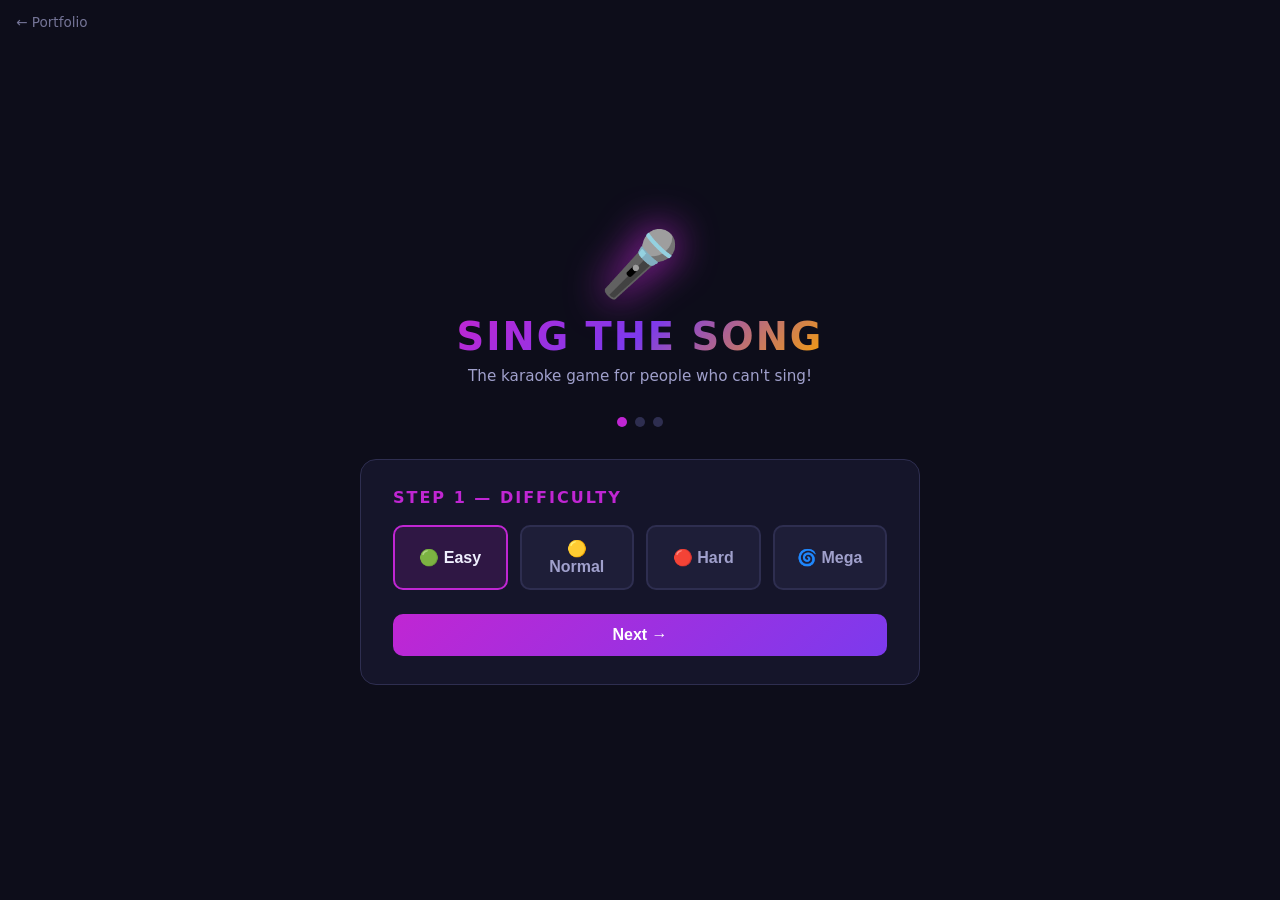
<file: pages/sing-the-song.html>
<!DOCTYPE html>
<html lang="en">
<head>
  <meta charset="UTF-8">
  <meta name="viewport" content="width=device-width, initial-scale=1.0">
  <title>Sing The Song 🎤</title>
  <style>
    :root {
      --bg:       #0d0d1a;
      --bg2:      #15152a;
      --bg3:      #1e1e38;
      --border:   #2e2e50;
      --accent:   #c026d3;
      --accent2:  #7c3aed;
      --gold:     #f59e0b;
      --green:    #10b981;
      --red:      #ef4444;
      --text:     #f0f0ff;
      --text2:    #a0a0cc;
      --muted:    #55557a;
    }

    * { box-sizing: border-box; margin: 0; padding: 0; }

    body {
      background: var(--bg);
      min-height: 100vh;
      font-family: 'Segoe UI', system-ui, sans-serif;
      color: var(--text);
    }

    /* ── Back link ── */
    .back-link {
      position: fixed;
      top: 14px;
      left: 16px;
      color: var(--text2);
      text-decoration: none;
      font-size: 0.85rem;
      z-index: 100;
      opacity: 0.7;
      transition: opacity 0.2s;
    }
    .back-link:hover { opacity: 1; }

    /* ── Generic screen wrapper ── */
    .screen {
      display: none;
      min-height: 100vh;
      padding: 60px 16px 48px;
    }
    .screen.active { display: block; }

    /* ════════════════════════════════
       SETUP SCREEN
       ════════════════════════════════ */
    #screen-setup {
      flex-direction: column;
      align-items: center;
      justify-content: center;
      gap: 32px;
    }
    #screen-setup.active { display: flex; }

    .setup-hero { text-align: center; }
    .setup-hero .mic-emoji {
      font-size: 4rem;
      display: block;
      margin-bottom: 12px;
      filter: drop-shadow(0 0 20px var(--accent));
      animation: pulse-icon 2.5s ease-in-out infinite;
    }
    @keyframes pulse-icon {
      0%, 100% { transform: scale(1); }
      50% { transform: scale(1.08); }
    }
    .setup-hero h1 {
      font-size: 2.4rem;
      font-weight: 800;
      letter-spacing: 2px;
      background: linear-gradient(135deg, var(--accent), var(--accent2), var(--gold));
      -webkit-background-clip: text;
      -webkit-text-fill-color: transparent;
      background-clip: text;
      text-transform: uppercase;
    }
    .setup-hero p { color: var(--text2); margin-top: 8px; font-size: 0.95rem; }

    .setup-card {
      background: var(--bg2);
      border: 1px solid var(--border);
      border-radius: 16px;
      padding: 28px 32px;
      width: 100%;
      max-width: 560px;
    }
    .setup-card h2 {
      font-size: 1rem;
      font-weight: 700;
      text-transform: uppercase;
      letter-spacing: 2px;
      color: var(--accent);
      margin-bottom: 18px;
    }

    .step-dots { display: flex; gap: 8px; justify-content: center; }
    .step-dot {
      width: 10px; height: 10px;
      border-radius: 50%;
      background: var(--border);
      transition: background 0.3s;
    }
    .step-dot.done   { background: var(--accent2); }
    .step-dot.active { background: var(--accent); }

    .choice-group { display: flex; gap: 12px; flex-wrap: wrap; }
    .choice-btn {
      flex: 1;
      min-width: 100px;
      padding: 12px 18px;
      border: 2px solid var(--border);
      background: var(--bg3);
      color: var(--text2);
      border-radius: 10px;
      cursor: pointer;
      font-size: 1rem;
      font-weight: 600;
      transition: all 0.2s;
      text-align: center;
    }
    .choice-btn:hover { border-color: var(--accent2); color: var(--text); }
    .choice-btn.selected { border-color: var(--accent); background: rgba(192,38,211,0.15); color: var(--text); }

    .team-count-row { display: flex; align-items: center; gap: 16px; margin-bottom: 20px; }
    .count-btn {
      width: 36px; height: 36px;
      border-radius: 50%;
      border: 2px solid var(--border);
      background: var(--bg3);
      color: var(--text);
      font-size: 1.2rem;
      cursor: pointer;
      display: flex; align-items: center; justify-content: center;
      transition: all 0.2s;
    }
    .count-btn:hover { border-color: var(--accent); color: var(--accent); }
    #team-count-display { font-size: 1.4rem; font-weight: 700; min-width: 40px; text-align: center; }

    #team-name-inputs { display: grid; grid-template-columns: 1fr 1fr; gap: 10px; margin-bottom: 20px; }
    .team-name-input {
      background: var(--bg3);
      border: 1px solid var(--border);
      border-radius: 8px;
      color: var(--text);
      padding: 8px 12px;
      font-size: 0.9rem;
      width: 100%;
      transition: border-color 0.2s;
    }
    .team-name-input:focus { outline: none; border-color: var(--accent2); }

    .win-label { font-size: 0.85rem; color: var(--text2); margin-bottom: 10px; }

    .setup-nav { display: flex; gap: 12px; margin-top: 24px; }
    .btn-setup {
      flex: 1;
      padding: 12px;
      border-radius: 10px;
      font-size: 1rem;
      font-weight: 700;
      cursor: pointer;
      border: none;
      transition: all 0.2s;
    }
    .btn-setup.primary { background: linear-gradient(135deg, var(--accent), var(--accent2)); color: #fff; }
    .btn-setup.primary:hover { opacity: 0.9; transform: translateY(-1px); }
    .btn-setup.secondary { background: var(--bg3); border: 1px solid var(--border); color: var(--text2); }
    .btn-setup.secondary:hover { color: var(--text); border-color: var(--accent2); }

    /* ════════════════════════════════
       GAME SCREEN
       ════════════════════════════════ */
    #screen-game {
      max-width: 1000px;
      margin: 0 auto;
      display: none;
      flex-direction: column;
      gap: 20px;
    }
    #screen-game.active { display: flex; }

    .game-header {
      display: flex;
      align-items: center;
      justify-content: space-between;
      flex-wrap: wrap;
      gap: 12px;
      padding-bottom: 16px;
      border-bottom: 1px solid var(--border);
    }
    .game-title { font-size: 1.1rem; font-weight: 700; color: var(--accent); letter-spacing: 1px; }
    .game-badges { display: flex; gap: 8px; flex-wrap: wrap; }
    .badge-pill {
      padding: 4px 12px;
      border-radius: 999px;
      font-size: 0.75rem;
      font-weight: 700;
      text-transform: uppercase;
      letter-spacing: 1px;
    }
    .badge-diff { background: rgba(124,58,237,0.25); color: #a78bfa; border: 1px solid #4c1d95; }
    .badge-lang { background: rgba(192,38,211,0.2);  color: #e879f9; border: 1px solid #701a75; }
    .badge-win  { background: rgba(245,158,11,0.2);  color: var(--gold); border: 1px solid #92400e; }

    /* Word reveal area */
    .word-area {
      background: var(--bg2);
      border: 1px solid var(--border);
      border-radius: 20px;
      padding: 36px 24px 24px;
      text-align: center;
    }
    #current-word {
      font-size: clamp(2.5rem, 8vw, 5rem);
      font-weight: 900;
      letter-spacing: 4px;
      text-transform: uppercase;
      color: var(--gold);
      text-shadow: 0 0 30px rgba(245,158,11,0.4);
      min-height: 1.2em;
      transition: all 0.3s;
    }
    #current-word.hidden-word { color: var(--muted); letter-spacing: 20px; font-size: 2rem; }

    /* Song hint area */
    .song-hint-wrap {
      margin-top: 14px;
      min-height: 48px;
    }
    #btn-show-songs {
      background: transparent;
      border: 1px dashed var(--muted);
      color: var(--text2);
      border-radius: 8px;
      padding: 7px 18px;
      font-size: 0.82rem;
      font-weight: 600;
      cursor: pointer;
      transition: all 0.2s;
      display: none;
    }
    #btn-show-songs:hover { border-color: var(--accent2); color: var(--text); }
    #song-list {
      display: none;
      margin-top: 10px;
      flex-direction: column;
      gap: 5px;
    }
    #song-list.visible { display: flex; }
    .song-hint-item {
      background: var(--bg3);
      border: 1px solid var(--border);
      border-radius: 8px;
      padding: 6px 14px;
      font-size: 0.82rem;
      color: var(--text2);
      text-align: left;
      display: flex;
      align-items: center;
      gap: 8px;
    }
    .song-hint-item::before { content: '🎵'; flex-shrink: 0; }

    /* Timer */
    .timer-row {
      display: flex;
      align-items: center;
      justify-content: center;
      gap: 16px;
      margin-top: 16px;
    }
    #timer-display {
      font-size: 2rem;
      font-weight: 800;
      font-variant-numeric: tabular-nums;
      min-width: 60px;
      text-align: center;
      transition: color 0.3s;
    }
    #timer-display.urgent { color: var(--red); animation: blink-timer 0.6s ease-in-out infinite; }
    @keyframes blink-timer {
      0%, 100% { opacity: 1; }
      50% { opacity: 0.4; }
    }
    .timer-bar-wrap {
      flex: 1;
      max-width: 280px;
      height: 6px;
      background: var(--border);
      border-radius: 999px;
      overflow: hidden;
    }
    #timer-bar {
      height: 100%;
      background: linear-gradient(90deg, var(--green), var(--gold));
      border-radius: 999px;
      transition: width 1s linear, background 0.5s;
    }
    #timer-bar.urgent { background: var(--red); }

    /* Timer slider */
    .timer-slider-row {
      display: flex;
      align-items: center;
      gap: 10px;
      margin-top: 14px;
      padding: 0 4px;
    }
    .timer-slider-label {
      font-size: 0.78rem;
      color: var(--text2);
      white-space: nowrap;
      min-width: 56px;
      text-align: right;
    }
    #timer-slider {
      -webkit-appearance: none;
      appearance: none;
      flex: 1;
      height: 4px;
      border-radius: 999px;
      background: var(--border);
      outline: none;
      cursor: pointer;
      transition: opacity 0.2s;
    }
    #timer-slider:disabled { opacity: 0.35; cursor: not-allowed; }
    #timer-slider::-webkit-slider-thumb {
      -webkit-appearance: none;
      appearance: none;
      width: 18px;
      height: 18px;
      border-radius: 50%;
      background: var(--gold);
      box-shadow: 0 0 8px rgba(245,158,11,0.5);
      cursor: pointer;
      transition: transform 0.15s, box-shadow 0.15s;
    }
    #timer-slider:not(:disabled)::-webkit-slider-thumb:hover {
      transform: scale(1.25);
      box-shadow: 0 0 14px rgba(245,158,11,0.7);
    }
    #timer-slider::-moz-range-thumb {
      width: 18px;
      height: 18px;
      border: none;
      border-radius: 50%;
      background: var(--gold);
      box-shadow: 0 0 8px rgba(245,158,11,0.5);
      cursor: pointer;
    }
    .timer-slider-val {
      font-size: 0.85rem;
      font-weight: 700;
      color: var(--gold);
      min-width: 36px;
    }

    .word-actions {
      display: flex;
      gap: 12px;
      justify-content: center;
      margin-top: 20px;
      flex-wrap: wrap;
    }
    .btn-game {
      padding: 12px 28px;
      border-radius: 10px;
      font-size: 1rem;
      font-weight: 700;
      cursor: pointer;
      border: none;
      transition: all 0.2s;
    }
    .btn-game.reveal {
      background: linear-gradient(135deg, var(--gold), #d97706);
      color: #000;
      font-size: 1.1rem;
      padding: 14px 36px;
    }
    .btn-game.reveal:hover { transform: translateY(-2px); box-shadow: 0 4px 20px rgba(245,158,11,0.4); }
    .btn-game.reveal:disabled { opacity: 0.5; cursor: not-allowed; transform: none; }
    .btn-game.stop-timer {
      background: var(--bg3);
      border: 1px solid var(--border);
      color: var(--text2);
    }
    .btn-game.stop-timer:hover { border-color: var(--red); color: var(--red); }
    .btn-game.end-game {
      background: transparent;
      border: 1px solid var(--border);
      color: var(--muted);
      font-size: 0.85rem;
      padding: 8px 18px;
    }
    .btn-game.end-game:hover { border-color: var(--red); color: var(--red); }

    .round-counter { text-align: center; color: var(--muted); font-size: 0.8rem; margin-top: 8px; }

    /* Game layout */
    .game-body {
      display: grid;
      grid-template-columns: 1fr 280px;
      gap: 20px;
      align-items: start;
    }
    .game-body > * { min-width: 0; }
    @media (max-width: 700px) { .game-body { grid-template-columns: 1fr; } }

    /* Team point buttons */
    .teams-panel {
      background: var(--bg2);
      border: 1px solid var(--border);
      border-radius: 16px;
      overflow: hidden;
    }
    .teams-panel-title {
      padding: 12px 16px;
      font-size: 0.75rem;
      font-weight: 700;
      text-transform: uppercase;
      letter-spacing: 2px;
      color: var(--text2);
      border-bottom: 1px solid var(--border);
    }
    .team-row {
      display: flex;
      align-items: center;
      justify-content: space-between;
      padding: 12px 16px;
      border-bottom: 1px solid var(--border);
      gap: 12px;
    }
    .team-row:last-child { border-bottom: none; }
    .team-info { display: flex; flex-direction: column; flex: 1; min-width: 0; }
    .team-name-label {
      font-weight: 700;
      font-size: 0.95rem;
      white-space: nowrap;
      overflow: hidden;
      text-overflow: ellipsis;
    }
    .team-score-label { font-size: 0.8rem; color: var(--text2); }
    .point-btn {
      padding: 6px 14px;
      border-radius: 8px;
      border: none;
      background: linear-gradient(135deg, var(--green), #059669);
      color: #fff;
      font-weight: 700;
      font-size: 0.85rem;
      cursor: pointer;
      transition: all 0.2s;
      white-space: nowrap;
      flex-shrink: 0;
    }
    .point-btn:hover { transform: scale(1.05); box-shadow: 0 2px 12px rgba(16,185,129,0.4); }

    /* Scoreboard sidebar */
    .scoreboard {
      background: var(--bg2);
      border: 1px solid var(--border);
      border-radius: 16px;
      overflow: hidden;
      position: sticky;
      top: 20px;
    }
    .scoreboard-title {
      padding: 12px 16px;
      font-size: 0.75rem;
      font-weight: 700;
      text-transform: uppercase;
      letter-spacing: 2px;
      color: var(--text2);
      border-bottom: 1px solid var(--border);
    }
    .score-entry {
      display: flex;
      align-items: center;
      gap: 10px;
      padding: 10px 16px;
      border-bottom: 1px solid var(--border);
      transition: background 0.3s;
    }
    .score-entry:last-child { border-bottom: none; }
    .score-entry.top { background: rgba(245,158,11,0.08); }
    .score-rank { font-size: 0.8rem; font-weight: 700; color: var(--muted); min-width: 20px; text-align: center; }
    .score-entry.top .score-rank { color: var(--gold); }
    .score-name { flex: 1; font-size: 0.9rem; font-weight: 600; white-space: nowrap; overflow: hidden; text-overflow: ellipsis; }
    .score-pts { font-size: 1rem; font-weight: 800; color: var(--gold); }
    .score-entry.top .score-pts { text-shadow: 0 0 10px rgba(245,158,11,0.5); }

    /* ════════════════════════════════
       WIN OVERLAY
       ════════════════════════════════ */
    #win-overlay {
      display: none;
      position: fixed;
      inset: 0;
      background: rgba(0,0,0,0.85);
      z-index: 200;
      align-items: center;
      justify-content: center;
    }
    #win-overlay.active { display: flex; }
    .win-box {
      background: var(--bg2);
      border: 2px solid var(--gold);
      border-radius: 24px;
      padding: 48px 40px;
      text-align: center;
      max-width: 480px;
      width: 90%;
      animation: pop-in 0.4s cubic-bezier(0.175,0.885,0.32,1.275);
    }
    @keyframes pop-in {
      from { transform: scale(0.6); opacity: 0; }
      to   { transform: scale(1);   opacity: 1; }
    }
    .win-trophy { font-size: 4rem; margin-bottom: 12px; display: block; }
    .win-box h2 { font-size: 1.8rem; font-weight: 900; color: var(--gold); margin-bottom: 6px; }
    .win-box .win-team {
      font-size: 2.2rem;
      font-weight: 900;
      background: linear-gradient(135deg, var(--accent), var(--gold));
      -webkit-background-clip: text;
      -webkit-text-fill-color: transparent;
      background-clip: text;
      margin-bottom: 4px;
    }
    .win-box .win-score { color: var(--text2); margin-bottom: 28px; font-size: 0.95rem; }
    .win-actions { display: flex; gap: 12px; justify-content: center; flex-wrap: wrap; }

    /* ════════════════════════════════
       GAME OVER SCREEN
       ════════════════════════════════ */
    #screen-gameover {
      flex-direction: column;
      align-items: center;
      justify-content: center;
      gap: 28px;
      text-align: center;
    }
    #screen-gameover.active { display: flex; }
    #screen-gameover .btn-setup { flex: 0 0 auto; }
    .gameover-title { font-size: 0.8rem; text-transform: uppercase; letter-spacing: 3px; color: var(--muted); margin-bottom: 6px; }
    .gameover-winner {
      font-size: 2.5rem;
      font-weight: 900;
      background: linear-gradient(135deg, var(--accent), var(--gold));
      -webkit-background-clip: text;
      -webkit-text-fill-color: transparent;
      background-clip: text;
    }
    .final-scoreboard {
      background: var(--bg2);
      border: 1px solid var(--border);
      border-radius: 16px;
      overflow: hidden;
      width: 100%;
      max-width: 400px;
    }
    .final-sb-title {
      padding: 12px 16px;
      font-size: 0.75rem;
      font-weight: 700;
      text-transform: uppercase;
      letter-spacing: 2px;
      color: var(--text2);
      border-bottom: 1px solid var(--border);
    }
  </style>
</head>
<body>

<a href="../index.html#projects" class="back-link">← Portfolio</a>

<!-- ══════════════════════════════════
     SETUP SCREEN
     ══════════════════════════════════ -->
<div id="screen-setup" class="screen active">
  <div class="setup-hero">
    <span class="mic-emoji">🎤</span>
    <h1>Sing The Song</h1>
    <p>The karaoke game for people who can't sing!</p>
  </div>

  <div class="step-dots">
    <div class="step-dot active" id="dot-0"></div>
    <div class="step-dot" id="dot-1"></div>
    <div class="step-dot" id="dot-2"></div>
  </div>

  <!-- Step 1: Difficulty -->
  <div class="setup-card" id="step-1">
    <h2>Step 1 — Difficulty</h2>
    <div class="choice-group">
      <button class="choice-btn selected" data-diff="easy">🟢 Easy</button>
      <button class="choice-btn" data-diff="normal">🟡 Normal</button>
      <button class="choice-btn" data-diff="hard">🔴 Hard</button>
      <button class="choice-btn" data-diff="mega">🌀 Mega</button>
    </div>
    <div class="setup-nav">
      <button class="btn-setup primary" id="next-1">Next →</button>
    </div>
  </div>

  <!-- Step 2: Language -->
  <div class="setup-card" id="step-2" style="display:none;">
    <h2>Step 2 — Language</h2>
    <div class="choice-group">
      <button class="choice-btn selected" data-lang="en">🇬🇧 English</button>
      <button class="choice-btn" data-lang="gr">🇬🇷 Greek</button>
      <button class="choice-btn" data-lang="mix">🌍 Mix</button>
    </div>
    <div class="setup-nav">
      <button class="btn-setup secondary" id="back-2">← Back</button>
      <button class="btn-setup primary" id="next-2">Next →</button>
    </div>
  </div>

  <!-- Step 3: Teams + Win condition -->
  <div class="setup-card" id="step-3" style="display:none;">
    <h2>Step 3 — Teams & Win Condition</h2>
    <div class="team-count-row">
      <button class="count-btn" id="teams-minus">−</button>
      <span id="team-count-display">4</span>
      <button class="count-btn" id="teams-plus">+</button>
      <span style="color:var(--text2);font-size:0.9rem;">teams</span>
    </div>
    <div id="team-name-inputs"></div>
    <p class="win-label">Win condition — first team to reach:</p>
    <div class="choice-group" id="win-choice-group">
      <button class="choice-btn" data-win="20">20 pts</button>
      <button class="choice-btn selected" data-win="50">50 pts</button>
      <button class="choice-btn" data-win="100">100 pts</button>
      <button class="choice-btn" data-win="0">♾ Unlimited</button>
    </div>
    <div class="setup-nav">
      <button class="btn-setup secondary" id="back-3">← Back</button>
      <button class="btn-setup primary" id="start-game">🎤 Start Game!</button>
    </div>
  </div>
</div>

<!-- ══════════════════════════════════
     GAME SCREEN
     ══════════════════════════════════ -->
<div id="screen-game" class="screen">
  <div class="game-header">
    <span class="game-title">🎤 SING THE SONG</span>
    <div class="game-badges">
      <span class="badge-pill badge-diff" id="badge-diff"></span>
      <span class="badge-pill badge-lang" id="badge-lang"></span>
      <span class="badge-pill badge-win"  id="badge-win"></span>
    </div>
  </div>

  <div class="game-body">
    <!-- Left: word reveal + teams -->
    <div style="display:flex;flex-direction:column;gap:16px;">

      <!-- Word area -->
      <div class="word-area">
        <div id="current-word" class="hidden-word">· · ·</div>

        <!-- Song hints (hidden until button clicked) -->
        <div class="song-hint-wrap">
          <button id="btn-show-songs">🎵 Show example songs</button>
          <div id="song-list"></div>
        </div>

        <div class="timer-row">
          <div id="timer-display">1:00</div>
          <div class="timer-bar-wrap">
            <div id="timer-bar"></div>
          </div>
        </div>
        <div class="timer-slider-row">
          <span class="timer-slider-label">⏱ Timer</span>
          <input type="range" id="timer-slider" min="10" max="180" step="5" value="60">
          <span class="timer-slider-val" id="timer-slider-val">60s</span>
        </div>
        <div class="word-actions">
          <button class="btn-game reveal" id="btn-reveal">🎲 Reveal Word</button>
          <button class="btn-game stop-timer" id="btn-stop-timer" style="display:none;">⏹ Stop Timer</button>
        </div>
        <div class="round-counter" id="round-counter">Words revealed: 0</div>
      </div>

      <!-- Teams point panel -->
      <div class="teams-panel">
        <div class="teams-panel-title">Award a point</div>
        <div id="teams-list"></div>
      </div>

      <!-- End game -->
      <div style="text-align:center;">
        <button class="btn-game end-game" id="btn-end-game">End Game</button>
      </div>
    </div>

    <!-- Right: scoreboard -->
    <div class="scoreboard">
      <div class="scoreboard-title">🏆 Scoreboard</div>
      <div id="scoreboard-list"></div>
    </div>
  </div>
</div>

<!-- ══════════════════════════════════
     GAME OVER SCREEN
     ══════════════════════════════════ -->
<div id="screen-gameover" class="screen">
  <div>
    <div class="gameover-title">Game Over — Winner</div>
    <div class="gameover-winner" id="gameover-winner"></div>
  </div>
  <div class="final-scoreboard">
    <div class="final-sb-title">Final Scoreboard</div>
    <div id="final-scoreboard-list"></div>
  </div>
  <button class="btn-setup primary" style="max-width:240px;width:100%;" id="btn-play-again">🔄 Play Again</button>
</div>

<!-- ══════════════════════════════════
     WIN OVERLAY
     ══════════════════════════════════ -->
<div id="win-overlay">
  <div class="win-box">
    <span class="win-trophy">🏆</span>
    <h2>We have a winner!</h2>
    <div class="win-team" id="win-team-name"></div>
    <div class="win-score" id="win-team-score"></div>
    <div class="win-actions">
      <button class="btn-setup primary"   id="btn-win-end"      style="max-width:180px;">See Final Results</button>
      <button class="btn-setup secondary" id="btn-win-continue" style="max-width:180px;">Keep Playing</button>
    </div>
  </div>
</div>

<script>
/* ════════════════════════════════════════════════
   WORD DATABASE  — each entry: { w: 'word', s: ['Song — Artist', ...] }
   ════════════════════════════════════════════════ */
const WORDS = {
  en: {
    easy: [
      // ── core nouns ──
      { w:'love',    s:['Love Story — Taylor Swift', 'Crazy in Love — Beyoncé', 'I Will Always Love You — Whitney Houston'] },
      { w:'night',   s:['Night Changes — One Direction', 'Good Night — The Beatles'] },
      { w:'rain',    s:['Rain on Me — Lady Gaga & Ariana Grande', 'November Rain — Guns N\' Roses', 'Set Fire to the Rain — Adele'] },
      { w:'home',    s:['Home — Michael Bublé', 'Take Me Home, Country Roads — John Denver', 'Home — Phillip Phillips'] },
      { w:'heart',   s:['My Heart Will Go On — Celine Dion', 'Total Eclipse of the Heart — Bonnie Tyler', 'Unbreak My Heart — Toni Braxton'] },
      { w:'fire',    s:['Girl on Fire — Alicia Keys', 'Light My Fire — The Doors', 'Ring of Fire — Johnny Cash'] },
      { w:'dream',   s:['Dream On — Aerosmith', 'Dreaming of You — Selena', 'California Dreamin\' — The Mamas & The Papas'] },
      { w:'road',    s:['Life is a Highway — Tom Cochrane', 'On the Road Again — Willie Nelson', 'Road to Hell — Chris Rea'] },
      { w:'sun',     s:['Here Comes the Sun — The Beatles', 'Walking on Sunshine — Katrina & The Waves', 'You Are the Sunshine of My Life — Stevie Wonder'] },
      { w:'moon',    s:['Fly Me to the Moon — Frank Sinatra', 'Bad Moon Rising — CCR', 'Moonlight Sonata — Beethoven'] },
      { w:'star',    s:['Starboy — The Weeknd', 'Twinkle Twinkle Little Star', 'Lucky Star — Madonna'] },
      { w:'time',    s:['Time After Time — Cyndi Lauper', 'Time — Pink Floyd', 'Good Times Bad Times — Led Zeppelin'] },
      { w:'eyes',    s:['Behind Blue Eyes — The Who', 'These Eyes — The Guess Who', 'Angel Eyes — ABBA'] },
      { w:'smile',   s:['Smile — Nat King Cole', 'Smile — Katy Perry', 'Put on a Happy Face — Broadway'] },
      { w:'hand',    s:['Hand in Hand — Dire Straits', 'I Want to Hold Your Hand — The Beatles'] },
      { w:'life',    s:['That\'s Life — Frank Sinatra', 'Life is Beautiful — Sixx:A.M.', 'Life Goes On — BTS'] },
      { w:'world',   s:['We Are the World — USA for Africa', 'It\'s a Small World'] },
      { w:'soul',    s:['Soul Sister — Train', 'Lose Yourself — Eminem', 'Soul Man — Sam & Dave'] },
      { w:'voice',   s:['The Voice Within — Christina Aguilera', 'Voice of an Angel — Charlotte Church', 'Sweet Child O\' Mine — Guns N\' Roses'] },
      { w:'gold',    s:['Gold — Spandau Ballet', 'Heart of Gold — Neil Young', 'Gold Digger — Kanye West'] },
      // ── core verbs ──
      { w:'dance',   s:['Dance Monkey — Tones and I', 'Dancing Queen — ABBA', 'Let\'s Dance — David Bowie'] },
      { w:'run',     s:['Run — Snow Patrol', 'Born to Run — Bruce Springsteen', 'Run the World — Beyoncé'] },
      { w:'fly',     s:['I Believe I Can Fly — R. Kelly', 'Learning to Fly — Pink Floyd', 'Fly Me to the Moon — Frank Sinatra'] },
      { w:'fall',    s:['Fall for You — Secondhand Serenade', 'Free Fallin\' — Tom Petty', 'Autumn Leaves — Ed Sheeran'] },
      { w:'sing',    s:['Sing — Ed Sheeran', 'Sing — Travis', 'Don\'t Stop Me Now — Queen'] },
      { w:'cry',     s:['Cry Me a River — Justin Timberlake', 'Big Girls Don\'t Cry — Fergie', 'Crying — Roy Orbison'] },
      { w:'stay',    s:['Stay — Rihanna ft. Mikky Ekko', 'Stay With Me — Sam Smith', 'I\'m Gonna Be (500 Miles) — The Proclaimers'] },
      { w:'wake',    s:['Wake Me Up — Avicii', 'Wake Up — Rage Against the Machine', 'Wake Me Up When September Ends — Green Day'] },
      { w:'hold',    s:['Hold On — Wilson Phillips', 'Can\'t Hold Us — Macklemore & Ryan Lewis', 'Hold Me Now — Thompson Twins'] },
      { w:'rise',    s:['Rise — Katy Perry', 'Rise Up — Andra Day', 'The Rising — Bruce Springsteen'] },
      { w:'burn',    s:['Burning Down the House — Talking Heads', 'We Didn\'t Start the Fire — Billy Joel', 'Burn — Usher'] },
      { w:'shine',   s:['Shine On You Crazy Diamond — Pink Floyd', 'You Make My Dreams Come True — Hall & Oates', 'Let the Sunshine In — Hair'] },
      { w:'call',    s:['The Call — The Backstreet Boys', 'Call Me Maybe — Carly Rae Jepsen', 'Call Me — Blondie'] },
      { w:'walk',    s:['Walk This Way — Aerosmith', 'Walk Like an Egyptian — The Bangles', 'Walk of Life — Dire Straits'] },
      { w:'move',    s:['Move Your Body — Sia', 'Move on Up — Curtis Mayfield'] },
      { w:'give',    s:['Give Me Everything — Pitbull', 'Give Peace a Chance — John Lennon', 'Give It Away — Red Hot Chili Peppers'] },
      { w:'find',    s:['Find the River — R.E.M.', 'I Will Find You — Clannad'] },
      { w:'break',   s:['Break Free — Ariana Grande', 'Heartbreak Hotel — Elvis Presley', 'Break My Heart — Dua Lipa'] },
      // ── core adjectives ──
      { w:'lost',    s:['Lost — Coldplay', 'Lost Without You — Robin Thicke'] },
      { w:'free',    s:['Free Fallin\' — Tom Petty', 'Freedom — George Michael', 'Free Bird — Lynyrd Skynyrd'] },
      { w:'young',   s:['Forever Young — Alphaville', 'Young and Beautiful — Lana Del Rey', 'Young Blood — 5 Seconds of Summer'] },
      { w:'wild',    s:['Wild Ones — Flo Rida ft. Sia', 'Wild Thing — The Troggs', 'Born to Be Wild — Steppenwolf'] },
      { w:'real',    s:['Keep It Real — Big Pun', 'Real Love — The Beatles'] },
      { w:'safe',    s:['Safe and Sound — Taylor Swift', 'Safe — Westlife', 'You\'ll Be Safe Here — Rivermaya'] },
      { w:'cold',    s:['Cold Water — Major Lazer ft. Justin Bieber', 'Baby It\'s Cold Outside', 'Cold as Ice — Foreigner'] },
      { w:'warm',    s:['Warm it Up — Kris Kross', 'Winter Wonderland', 'You Are So Beautiful — Joe Cocker'] },
      // ── months ──
      { w:'January',   s:['January — Pilot', 'January 28th — J. Cole'] },
      { w:'February',  s:['February — Dar Williams', 'Strawberry Wine — Deana Carter', 'February Seven — The Avett Brothers'] },
      { w:'March',     s:['March of the Pigs — Nine Inch Nails', 'April Come She Will — Simon & Garfunkel'] },
      { w:'April',     s:['April Come She Will — Simon & Garfunkel', 'April in Paris — Frank Sinatra', 'April Sun in Cuba — Dragon'] },
      { w:'May',       s:['May It Be — Enya'] },
      { w:'June',      s:['June — Gracie Abrams', 'June — Florence + the Machine'] },
      { w:'July',      s:['July — Noah Cyrus', 'Hot Fun in the Summertime — Sly & the Family Stone'] },
      { w:'August',    s:['August — Taylor Swift', 'August and Everything After — Counting Crows', 'August — Rilo Kiley'] },
      { w:'September', s:['September — Earth, Wind & Fire', 'Wake Me Up When September Ends — Green Day', 'September Song — Agnes Obel'] },
      { w:'October',   s:['October — U2', 'October — Broken Bells'] },
      { w:'November',  s:['November Rain — Guns N\' Roses', 'November — Azure Ray'] },
      { w:'December',  s:['Last Christmas — Wham!', 'December — Collective Soul', 'Oh What a Night (December 1963) — Four Seasons'] },
      // ── seasons ──
      { w:'spring',  s:['Spring Day — BTS', 'Vienna — Ultravox', 'When Doves Cry — Prince'] },
      { w:'summer',  s:['Cruel Summer — Taylor Swift', 'Summer of \'69 — Bryan Adams', 'In the Summertime — Mungo Jerry'] },
      { w:'autumn',  s:['Autumn Leaves — Ed Sheeran', 'Wake Me Up When September Ends — Green Day', 'Shake It Out — Florence + the Machine'] },
      { w:'winter',  s:['Winter Wonderland — Dean Martin', 'Baby It\'s Cold Outside', 'A Winter\'s Tale — David Essex'] },
      // ── colors ──
      { w:'blue',    s:['Blue (Da Ba Dee) — Eiffel 65', 'Blue Suede Shoes — Elvis Presley'] },
      { w:'red',     s:['Red — Taylor Swift', 'Lady in Red — Chris de Burgh', 'Paint It Black — Rolling Stones'] },
      { w:'green',   s:['Green Eyes — Coldplay', 'Green Green Grass — George Ezra', 'Little Green Bag — George Baker Selection'] },
      { w:'yellow',  s:['Yellow — Coldplay', 'Mellow Yellow — Donovan', 'Yellow Submarine — The Beatles'] },
      { w:'black',   s:['Back in Black — AC/DC', 'Black — Pearl Jam', 'Black Magic Woman — Santana'] },
      { w:'white',   s:['White Flag — Dido', 'White Wedding — Billy Idol', 'White Rabbit — Jefferson Airplane'] },
      { w:'purple',  s:['Purple Rain — Prince', 'Purple Haze — Jimi Hendrix', 'Purple People Eater — Sheb Wooley'] },
      { w:'orange',  s:['Orange Colored Sky — Nat King Cole', 'Orange Is the New Black theme', 'Peaches — Presidents of the United States'] },
      { w:'pink',    s:['Pink — Aerosmith', 'Just Give Me a Reason — P!nk', 'Perfect — P!nk'] },
      { w:'silver',  s:['Silver Springs — Fleetwood Mac', 'Silver and Gold — Bono', 'Silver Lining — Rilo Kiley'] },
      // ── days ──
      { w:'Monday',    s:['Blue Monday — New Order', 'Monday Monday — The Mamas & The Papas', 'Rainy Days and Mondays — Carpenters'] },
      { w:'Tuesday',   s:['Ruby Tuesday — Rolling Stones', 'Tuesday — Burak Yeter ft. Danelle Sandoval', 'Tuesday\'s Gone — Lynyrd Skynyrd'] },
      { w:'Wednesday', s:['Wednesday Morning 3 A.M. — Simon & Garfunkel', 'Wednesday — Tori Amos'] },
      { w:'Thursday',  s:['Thursday — joji', 'Thursday\'s Child — David Bowie', 'Thursday — Morphine'] },
      { w:'Friday',    s:['Friday I\'m in Love — The Cure', 'Friday — Rebecca Black', 'Last Friday Night — Katy Perry'] },
      { w:'Saturday',  s:['Saturday Night Fever — Bee Gees', 'Saturday Night — Whigfield', 'Another Saturday Night — Sam Cooke'] },
      { w:'Sunday',    s:['Sunday Bloody Sunday — U2', 'Easy Like Sunday Morning — Lionel Richie', 'Sunday Morning — Maroon 5'] },
      // ── other ──
      { w:'light',   s:['Blinding Lights — The Weeknd', 'Lights — Ellie Goulding', 'Speed of Light — Iron Maiden'] },
      { w:'change',  s:['Changes — David Bowie', 'Change the World — Eric Clapton', 'A Change Is Gonna Come — Sam Cooke'] },
      { w:'fear',    s:['Fear of the Dark — Iron Maiden', 'Fear — Blue October'] },
      { w:'wish',    s:['Wish You Were Here — Pink Floyd', 'Make a Wish — NCT 127', 'I Wish — Stevie Wonder'] },
      { w:'touch',   s:['Can\'t Touch This — MC Hammer', 'Touch Me — The Doors', 'Reach Out and Touch — Diana Ross'] },
      { w:'sleep',   s:['Don\'t Sleep in the Subway — Petula Clark', 'Sleep on the Floor — The Lumineers', 'Go to Sleep — Radiohead'] },
      { w:'face',    s:['Face to Face — Daft Punk', 'Face Down — Red Jumpsuit Apparatus'] },
      { w:'look',    s:['Don\'t Look Back in Anger — Oasis', 'Look What You Made Me Do — Taylor Swift', 'Lookin\' Out My Back Door — CCR'] },
      { w:'know',    s:['You Don\'t Know My Name — Alicia Keys', 'I Know — Fiona Apple', 'Do You Know the Way to San Jose — Dionne Warwick'] },
      { w:'gone',    s:['Gone — NSYNC', 'Here Without You — 3 Doors Down', 'Gone Till November — Wyclef Jean'] },
      // ── new easy additions ──
      { w:'baby',    s:['Baby — Justin Bieber ft. Ludacris', 'Baby One More Time — Britney Spears', 'Be My Baby — The Ronettes'] },
      { w:'song',    s:['Song 2 — Blur', 'Our Song — Taylor Swift', 'My Song — Elton John'] },
      { w:'king',    s:['King of the Road — Roger Miller', 'King — Lauren Aquilina', 'King of Leon — Talihina Sky'] },
      { w:'queen',   s:['Dancing Queen — ABBA', 'Killer Queen — Queen', 'Queen of the Night — Whitney Houston'] },
      { w:'angel',   s:['Angel — Sarah McLachlan', 'Angel of the Morning — Juice Newton', 'Angel Eyes — ABBA'] },
      { w:'flower',  s:['Wildflowers — Tom Petty', 'Flower — Sting', 'Flowers — Miley Cyrus'] },
      { w:'river',   s:['River — Eminem ft. Ed Sheeran', 'The River — Bruce Springsteen', 'River Deep Mountain High — Tina Turner'] },
      { w:'stone',   s:['Like a Rolling Stone — Bob Dylan', 'Rolling in the Deep — Adele', 'Stones — Barbarossa'] },
      { w:'cloud',   s:['Both Sides Now — Joni Mitchell', 'Riders on the Storm — The Doors', 'Cloud Number Nine — Bryan Adams'] },
      { w:'wind',    s:['Wind of Change — Scorpions', 'Dust in the Wind — Kansas', 'Blowin\' in the Wind — Bob Dylan'] },
      { w:'rain',    s:['Purple Rain — Prince', 'Rain — The Beatles', 'Have You Ever Seen the Rain — CCR'] },
      { w:'light',   s:['Blinding Lights — The Weeknd', 'Lights — Journey', 'Light My Fire — The Doors'] },
      { w:'blood',   s:['Blood on the Dance Floor — Michael Jackson', 'Bad Blood — Taylor Swift', 'Blood in the Water — Grandson'] },
      { w:'war',     s:['War — Edwin Starr', 'War Pigs — Black Sabbath', 'The War Is Over — Joe South'] },
      { w:'ghost',   s:['Ghost Town — The Specials', 'Ghostbusters — Ray Parker Jr.', 'Ghost — Indigo Girls'] },
      { w:'body',    s:['Body and Soul — Tony Bennett', 'Somebody That I Used to Know — Gotye', 'Body — Loud Luxury'] },
      { w:'ocean',   s:['Ocean Eyes — Billie Eilish', 'Ocean — Frank Ocean', 'Sail Away — Enya'] },
      { w:'sky',     s:['Lucy in the Sky with Diamonds — The Beatles', 'Sky Full of Stars — Coldplay', 'Fly Like an Eagle — Steve Miller Band'] },
      { w:'wave',    s:['Good Vibrations — The Beach Boys', 'Wave on Wave — Pat Green', 'Here Comes the Wave — Toadies'] },
      { w:'game',    s:['The Game of Love — Santana ft. Michelle Branch', 'Name of the Game — ABBA', 'Game of Survival — Ruelle'] },
      { w:'boy',     s:['Boy — Lee Brice', 'Oh Boy — Buddy Holly', 'Just a Boy — Angus & Julia Stone'] },
      { w:'girl',    s:['Girl — The Beatles', 'Just a Girl — No Doubt', 'California Girls — The Beach Boys'] },
      { w:'friend',  s:['You\'ve Got a Friend — James Taylor', 'Friend Like Me — Aladdin', 'You\'ve Got a Friend in Me — Randy Newman'] },
      // ── Pink Floyd / Green Day / Rock additions ──
      { w:'wall',    s:['Another Brick in the Wall — Pink Floyd', 'We Will Rock You — Queen', 'Walls — Tom Petty'] },
      { w:'brick',   s:['Another Brick in the Wall — Pink Floyd', 'Brick — Ben Folds Five', 'Yellow Brick Road — Elton John'] },
      { w:'brain',   s:['Brain Damage — Pink Floyd', 'Basket Case — Green Day', 'Brainwashed — George Harrison'] },
      { w:'school',  s:['Another Brick in the Wall Pt. 2 — Pink Floyd', 'School\'s Out — Alice Cooper', 'High School Never Ends — Bowling for Soup'] },
      { w:'money',   s:['Money — Pink Floyd', 'Money, Money, Money — ABBA', 'Material Girl — Madonna'] },
      { w:'holiday', s:['Holiday — Green Day', 'Holiday — Madonna', 'Holiday — Bee Gees'] },
      { w:'welcome', s:['Welcome to the Machine — Pink Floyd', 'Welcome to the Jungle — Guns N\' Roses', 'Welcome to My Life — Simple Plan'] },
      { w:'radio',   s:['Radio Ga Ga — Queen', 'Radio — Radiohead', 'Life on Mars? — David Bowie'] },
      { w:'paper',   s:['Paper Planes — M.I.A.', 'Newspaper — Doves', 'Paperback Writer — The Beatles'] },
      { w:'dead',    s:['Rock Is Dead — Marilyn Manson', 'Living Dead Girl — Rob Zombie', 'Dead Flowers — Rolling Stones'] },
      { w:'bullet',  s:['Bullet with Butterfly Wings — The Smashing Pumpkins', 'Bullet in the Head — Rage Against the Machine', 'Silver Bullet — Bob Seger'] },
      { w:'anger',   s:['Killing in the Name — Rage Against the Machine', 'Anger Management — Eminem', 'Renegades — Rage Against the Machine'] },
      { w:'empty',   s:['Empty — Ray LaMontagne', 'The Hollow Men — T.S. Eliot / Radiohead', 'Empty Spaces — Pink Floyd'] },
      { w:'basket',  s:['Basket Case — Green Day', 'Peaches — The Presidents of the United States of America'] },
    ],
    normal: [
      { w:'shadow',    s:['Me and My Shadow — Frank Sinatra', 'Shadow of a Doubt — Sonic Youth', 'Shadow — Britney Spears'] },
      { w:'whisper',   s:['Whisper — Evanescence', 'The Sound of Silence — Simon & Garfunkel', 'Breathe — Faith Hill'] },
      { w:'broken',    s:['Broken — Seether ft. Amy Lee', 'We Are Broken — Paramore', 'Fix You — Coldplay'] },
      { w:'forever',   s:['Forever Young — Rod Stewart', 'Forever — Chris Brown'] },
      { w:'silence',   s:['The Sound of Silence — Simon & Garfunkel', 'Silence — Delerium ft. Sarah McLachlan', 'Sounds of Silence — Disturbed'] },
      { w:'thunder',   s:['Thunder — Imagine Dragons', 'Thunderstruck — AC/DC', 'Riders on the Storm — The Doors'] },
      { w:'breathe',   s:['Breathe — Faith Hill', 'Breathe (2 AM) — Anna Nalick', 'Just Breathe — Pearl Jam'] },
      { w:'wonder',    s:['Superstition — Stevie Wonder', 'I Wonder — ABBA'] },
      { w:'always',    s:['Always — Bon Jovi', 'I Will Always Love You — Whitney Houston', 'Always on My Mind — Elvis Presley'] },
      { w:'tonight',   s:['Tonight — Fun.', 'Tonight I\'m Yours — Rod Stewart', 'Hot for Teacher — Van Halen'] },
      { w:'escape',    s:['Escape (Pina Colada Song) — Rupert Holmes', 'Escape — Enrique Iglesias', 'Escape — Metallica'] },
      { w:'memories',  s:['Memories — Maroon 5', 'The Memory Remains — Metallica', 'In My Life — The Beatles'] },
      { w:'surrender', s:['Surrender — Cheap Trick', 'White Flag — Dido', 'I Surrender — Celine Dion'] },
      { w:'midnight',  s:['Midnight Train to Georgia — Gladys Knight', 'After Midnight — Eric Clapton', 'Midnight City — M83'] },
      { w:'angel',     s:['Angel — Sarah McLachlan', 'Angel of Mine — Monica', 'Angel Eyes — ABBA'] },
      { w:'ocean',     s:['Ocean Eyes — Billie Eilish', 'Oceans — Hillsong United', 'Sail Away — Enya'] },
      { w:'poison',    s:['Every Rose Has Its Thorn — Poison', 'Poison — Alice Cooper', 'Toxic — Britney Spears'] },
      { w:'mirror',    s:['Man in the Mirror — Michael Jackson', 'Mirror — Lil Wayne ft. Bruno Mars'] },
      { w:'stranger',  s:['Stranger in the Night — Frank Sinatra', 'The Stranger — Billy Joel', 'Stranger Things — Kygo'] },
      { w:'bleeding',  s:['Bleeding Love — Leona Lewis', 'Blood in the Water — Grandson', 'Cuts Like a Knife — Bryan Adams'] },
      { w:'healing',   s:['Heal the World — Michael Jackson', 'Healer — Kari Jobe', 'And the Healing Has Begun — Van Morrison'] },
      { w:'chasing',   s:['Chasing Cars — Snow Patrol', 'Chasing Pavements — Adele', 'Chasing the Sun — The Wanted'] },
      { w:'missing',   s:['Miss You — Rolling Stones', 'I Miss You — Blink-182', 'Missing — Everything But the Girl'] },
      { w:'fighting',  s:['Fight Song — Rachel Platten', 'Eye of the Tiger — Survivor', 'Fighter — Christina Aguilera'] },
      { w:'burning',   s:['I\'m on Fire — Bruce Springsteen', 'Great Balls of Fire — Jerry Lee Lewis', 'Burning — Sam Smith'] },
      { w:'leaving',   s:['Leaving on a Jet Plane — John Denver', 'I\'m Leaving on a Jet Plane — Peter Paul & Mary'] },
      { w:'dreaming',  s:['Dreaming — Blondie', 'Daydream Believer — The Monkees', 'Dream Weaver — Gary Wright'] },
      { w:'screaming', s:['Scream — Michael Jackson', 'Scream and Shout — will.i.am ft. Britney Spears'] },
      { w:'hoping',    s:['Candle in the Wind — Elton John', 'Something Just Like This — Chainsmokers'] },
      { w:'praying',   s:['Praying — Kesha', 'Like a Prayer — Madonna'] },
      { w:'rising',    s:['The Rising — Bruce Springsteen', 'Rise Up — Andra Day'] },
      { w:'finding',   s:['Find Me — Sigma ft. Birdy', 'Found/Tonight — Lin-Manuel Miranda'] },
      { w:'breaking',  s:['Breaking the Habit — Linkin Park', 'Breakeven — The Script', 'Breaking Free — High School Musical'] },
      { w:'living',    s:['Living on a Prayer — Bon Jovi', 'Good Life — OneRepublic', 'Stayin\' Alive — Bee Gees'] },
      { w:'soldier',   s:['Soldier — Destiny\'s Child', 'Soldier of Fortune — Deep Purple', 'When You Come Back Down — Nickel Creek'] },
      { w:'reason',    s:['The Reason — Hoobastank', 'Reason to Believe — Rod Stewart', 'Give Me One Reason — Tracy Chapman'] },
      { w:'chance',    s:['Take a Chance on Me — ABBA', 'Another Day in Paradise — Phil Collins'] },
      { w:'pieces',    s:['Pieces of Me — Ashlee Simpson', 'All Falls Down — Kanye West', 'Broken Pieces — Apocalyptica'] },
      { w:'fading',    s:['Fade to Black — Metallica', 'Fading Like a Flower — Roxette', 'Fade — Kanye West'] },
      { w:'turning',   s:['The Times They Are A-Changin\' — Bob Dylan', 'Turn! Turn! Turn! — The Byrds', 'It\'s My Life — Bon Jovi'] },
      // ── new normal additions ──
      { w:'running',   s:['Running Up That Hill — Kate Bush', 'Running — Naughty Boy ft. Beyoncé', 'Keep On Running — Spencer Davis Group'] },
      { w:'falling',   s:['Falling — Harry Styles', 'Falling Slowly — Glen Hansard & Markéta Irglová', 'I\'m Falling — Corinne Bailey Rae'] },
      { w:'waiting',   s:['Waiting for Tonight — Jennifer Lopez', 'The Waiting — Tom Petty', 'I\'ll Be Waiting — Adele'] },
      { w:'crying',    s:['Crying in the Club — Camila Cabello', 'I Was Made for Lovin\' You — KISS', 'Crying — Don McLean'] },
      { w:'paradise',  s:['Paradise — Coldplay', 'Paradise City — Guns N\' Roses', 'Just Like Paradise — David Lee Roth'] },
      { w:'gravity',   s:['Gravity — John Mayer', 'Gravity — Sara Bareilles', 'Defying Gravity — Wicked'] },
      { w:'diamond',   s:['Lucy in the Sky with Diamonds — The Beatles', 'Diamonds — Rihanna', 'Diamond Dogs — David Bowie'] },
      { w:'savage',    s:['Savage — Megan Thee Stallion', 'Truly Madly Deeply — Savage Garden', 'Savage — 21 Savage'] },
      { w:'fire',      s:['Girl on Fire — Alicia Keys', 'We Didn\'t Start the Fire — Billy Joel', 'Fire and Rain — James Taylor'] },
      { w:'midnight',  s:['Midnight Train to Georgia — Gladys Knight', 'Midnight City — M83', 'After Midnight — Eric Clapton'] },
      { w:'soldier',   s:['Soldier — Destiny\'s Child', 'Soldier of Fortune — Deep Purple', 'Soldier — Fleetwood Mac'] },
      { w:'golden',    s:['Golden — Harry Styles', 'Gold Digger — Kanye West', 'Golden Years — David Bowie'] },
      { w:'wasted',    s:['Wasted — Tiësto', 'Wasted Years — Iron Maiden', 'Don\'t Want to Be Wasted — Kesha'] },
      { w:'hollow',    s:['Hollow — Tori Amos', 'In the Air Tonight — Phil Collins', 'Hollow — Alice in Chains'] },
      { w:'empire',    s:['Empire State of Mind — Jay-Z ft. Alicia Keys', 'Empire of the Sun — Walking on a Dream', 'Empire — Shakira'] },
      { w:'phoenix',   s:['The Phoenix — Fall Out Boy', 'Rise Like a Phoenix — Conchita Wurst', 'Phoenix — Linkin Park ft. Pusha T'] },
      // ── Pink Floyd / Green Day / Rock normal additions ──
      { w:'comfortably', s:['Comfortably Numb — Pink Floyd', 'Comfortably — John Mayer'] },
      { w:'paranoid',    s:['Paranoid — Black Sabbath', 'Paranoid Android — Radiohead', 'Paranoia — Green Day'] },
      { w:'insane',      s:['Clocks — Coldplay', 'Crazy — Gnarls Barkley', 'Brain Stew — Green Day'] },
      { w:'teenage',     s:['Teenage Dirtbag — Wheatus', 'Smells Like Teen Spirit — Nirvana', 'Teenagers — My Chemical Romance'] },
      { w:'punk',        s:['Punk Rock Song — Bad Religion', 'Pretty Fly (for a White Guy) — The Offspring', 'Punk Rock Princess — Something Corporate'] },
      { w:'creep',       s:['Creep — Radiohead', 'Creep — TLC'] },
      { w:'everlong',    s:['Everlong — Foo Fighters', 'Best of You — Foo Fighters', 'All My Life — Foo Fighters'] },
      { w:'lithium',     s:['Lithium — Nirvana', 'Lithium — Evanescence'] },
      { w:'boulevard',   s:['Boulevard of Broken Dreams — Green Day', 'Boulevard — George Michael', 'Sunset Boulevard — Andrew Lloyd Webber'] },
      { w:'minority',    s:['Minority — Green Day', 'Holiday — Green Day', 'American Idiot — Green Day'] },
      { w:'karma',       s:['Karma Police — Radiohead', 'Good Karma — Lil Dicky', 'Karma Chameleon — Culture Club'] },
      { w:'island',      s:['Islands in the Stream — Kenny Rogers & Dolly Parton', 'No Man Is an Island — Sting', 'Desert Island Disk — Radiohead'] },
      { w:'zero',        s:['Zero — The Smashing Pumpkins', 'Zero — Imagine Dragons', 'Zero — Yeah Yeah Yeahs'] },
      { w:'disarm',      s:['Disarm — The Smashing Pumpkins', 'Today — The Smashing Pumpkins', 'Bullet with Butterfly Wings — The Smashing Pumpkins'] },
      { w:'zombie',      s:['Zombie — The Cranberries', 'Living Dead Girl — Rob Zombie', 'Re: Your Brains — Jonathan Coulton'] },
      { w:'concrete',    s:['Concrete Schoolyard — Jurassic 5', 'Concrete Angel — Martina McBride', 'Comfortably Numb — Pink Floyd'] },
      { w:'machine',     s:['Welcome to the Machine — Pink Floyd', 'Rage Against the Machine — Killing in the Name', 'Machine Head — Bush'] },
      { w:'rebel',       s:['Rebel Rebel — David Bowie', 'Rebel Yell — Billy Idol', 'Rebel Without a Pause — Public Enemy'] },
      { w:'grunge',      s:['Smells Like Teen Spirit — Nirvana', 'Black Hole Sun — Soundgarden', 'Would? — Alice in Chains'] },
    ],
    hard: [
      { w:'kaleidoscope',   s:['Kaleidoscope — Coldplay', 'Kaleidoscope Dream — Miguel'] },
      { w:'euphoria',       s:['Euphoria — Loreen', 'Euphoria — BTS', 'Levels — Avicii'] },
      { w:'melancholy',     s:['Numb/Encore — Jay-Z & Linkin Park', 'Creep — Radiohead'] },
      { w:'labyrinth',      s:['Labyrinth — Taylor Swift', 'Magic Dance — David Bowie (Labyrinth)'] },
      { w:'serendipity',    s:['Serendipity — BTS', 'Accidentally in Love — Counting Crows'] },
      { w:'paradox',        s:['Time — Pink Floyd', 'Nature Boy — Nat King Cole', 'Karma Police — Radiohead'] },
      { w:'hallelujah',     s:['Hallelujah — Leonard Cohen', 'Hallelujah — Jeff Buckley', 'Hallelujah — Pentatonix'] },
      { w:'thunderstruck',  s:['Thunderstruck — AC/DC', 'Thunder — Imagine Dragons'] },
      { w:'bittersweet',    s:['Bittersweet Symphony — The Verve', 'Beautiful Day — U2'] },
      { w:'masterpiece',    s:['Masterpiece — Madonna', 'Masterpiece — Atlantic Starr', 'Titanium — David Guetta'] },
      { w:'resurrection',   s:['Life Is Beautiful — Sixx:A.M.', 'Lazarus — David Bowie'] },
      { w:'hurricane',      s:['Hurricane — Bob Dylan', 'Rock You Like a Hurricane — Scorpions', '99 Problems — Jay-Z'] },
      { w:'diamond',        s:['Lucy in the Sky with Diamonds — The Beatles', 'Diamonds — Rihanna'] },
      { w:'titanium',       s:['Titanium — David Guetta ft. Sia', 'Iron Man — Black Sabbath'] },
      { w:'radioactive',    s:['Radioactive — Imagine Dragons', 'Radioactivity — Kraftwerk'] },
      { w:'centuries',      s:['Centuries — Fall Out Boy', 'My Generation — The Who'] },
      { w:'believer',       s:['Believer — Imagine Dragons', 'I\'m a Believer — The Monkees'] },
      { w:'warriors',       s:['Warriors — Imagine Dragons', 'We Are the Champions — Queen', 'Hall of Fame — The Script'] },
      { w:'imagine',        s:['Imagine — John Lennon', 'Imagine — Ariana Grande'] },
      { w:'yesterday',      s:['Yesterday — The Beatles', 'Yesterday Once More — Carpenters'] },
      { w:'beautiful',      s:['Beautiful — Christina Aguilera', 'Isn\'t She Lovely — Stevie Wonder', 'You\'re Beautiful — James Blunt'] },
      { w:'wonderful',      s:['What a Wonderful World — Louis Armstrong', 'Wonderful Tonight — Eric Clapton'] },
      { w:'dangerous',      s:['Dangerous — Michael Jackson', 'Dangerous Woman — Ariana Grande', 'It\'s Tricky — Run-D.M.C.'] },
      { w:'everything',     s:['Everything — Michael Bublé', 'Everything at Once — Lenka', 'Everything I Do — Bryan Adams'] },
      { w:'somewhere',      s:['Somewhere Only We Know — Keane', 'Somewhere Over the Rainbow', 'Somewhere I Belong — Linkin Park'] },
      { w:'inevitable',     s:['Inevitable — Shakira', 'Unstoppable — Sia', 'Invincible — Michael Jackson'] },
      { w:'unforgettable',  s:['Unforgettable — Nat King Cole', 'Unforgettable — French Montana ft. Swae Lee'] },
      { w:'irreplaceable',  s:['Irreplaceable — Beyoncé', 'Irresistible — Fall Out Boy'] },
      { w:'breathtaking',   s:['Breathe — Faith Hill', 'Breathe Again — Toni Braxton', 'Just Breathe — Pearl Jam'] },
      { w:'unbreakable',    s:['Unbreakable — Michael Jackson', 'Unbreakable — Westlife', 'Fighter — Christina Aguilera'] },
      { w:'invincible',     s:['Invincible — Michael Jackson', 'Invincible — Two Steps from Hell', 'Titanium — David Guetta'] },
      { w:'devastation',    s:['In the End — Linkin Park', 'How Could This Happen to Me — Simple Plan', 'Boulevard of Broken Dreams — Green Day'] },
      { w:'illuminate',     s:['Shining Light — Annie Lennox', 'This Little Light of Mine', 'Shine — Take That'] },
      { w:'evermore',       s:['Evermore — Beauty and the Beast', 'Evermore — Taylor Swift', 'Long Live — Taylor Swift'] },
      { w:'nightmare',      s:['Nightmare — Halsey', 'Welcome to My Nightmare — Alice Cooper', 'Enter Sandman — Metallica'] },
      // ── new hard additions ──
      { w:'superstition',   s:['Superstition — Stevie Wonder', 'Superstition — Europe'] },
      { w:'revolutionary',  s:['Revolution — The Beatles', 'Street Fighting Man — The Rolling Stones', 'Killing in the Name — Rage Against the Machine'] },
      { w:'constellation',  s:['Constellation — Oh Wonder', 'The Stars Are Blind — Paris Hilton', 'Can You Feel the Love Tonight — Elton John'] },
      { w:'catastrophe',    s:['Catastrophe — Thomas Rhett', 'It\'s the End of the World — R.E.M.', 'Falling Apart — Matt Nathanson'] },
      { w:'acceleration',   s:['Speed of Sound — Coldplay', 'Fast Car — Tracy Chapman', 'Life Is a Highway — Tom Cochrane'] },
      { w:'melancholic',    s:['Creep — Radiohead', 'Mad World — Gary Jules', 'The Sound of Silence — Simon & Garfunkel'] },
      { w:'vanishing',      s:['Fade to Black — Metallica', 'Disappear — INXS', 'Fade Into You — Mazzy Star'] },
      { w:'serenade',       s:['Serenade — Schubert', 'You Belong With Me — Taylor Swift', 'Kiss the Rain — Billie Myers'] },
      { w:'wilderness',     s:['Wilderness — Explosions in the Sky', 'Born to Be Wild — Steppenwolf', 'Into the Wild — LP'] },
      { w:'surrender',      s:['Surrender — Cheap Trick', 'Never Surrender — Corey Hart', 'White Flag — Dido'] },
      { w:'revelation',     s:['Losing My Religion — R.E.M.', 'Personal Jesus — Depeche Mode', 'Tears in Heaven — Eric Clapton'] },
      // ── Pink Floyd / Rock / Punk hard additions ──
      { w:'comfortably numb', s:['Comfortably Numb — Pink Floyd'] },
      { w:'schizophrenia',    s:['Brain Damage — Pink Floyd', 'Basket Case — Green Day', 'Schizophrenia — Sonic Youth'] },
      { w:'disintegration',   s:['Disintegration — The Cure', 'Plainsong — The Cure', 'Lovesong — The Cure'] },
      { w:'hallucination',    s:['White Rabbit — Jefferson Airplane', 'Lucy in the Sky with Diamonds — The Beatles', 'Paranoid Android — Radiohead'] },
      { w:'desolation',       s:['Desolation Row — Bob Dylan', 'Planet Caravan — Black Sabbath', 'A Day in the Life — The Beatles'] },
      { w:'anesthesia',       s:['(Anesthesia) Pulling Teeth — Metallica', 'Comfortably Numb — Pink Floyd', 'Under Pressure — Queen & David Bowie'] },
      { w:'disconnected',     s:['Disconnected — Face to Face', 'Unplug the Jukebox — ABC', 'Radio Nowhere — Bruce Springsteen'] },
      { w:'incognito',        s:['Incognito — Björk', 'Anonymous — Bobby Brown', 'Ghost Town — The Specials'] },
      { w:'alienation',       s:['Comfortably Numb — Pink Floyd', 'One — Metallica', 'Creep — Radiohead'] },
      { w:'intoxicated',      s:['Mr. Brightside — The Killers', 'Under the Bridge — Red Hot Chili Peppers', 'Semi-Charmed Life — Third Eye Blind'] },
      { w:'annihilation',     s:['War Pigs — Black Sabbath', 'Master of Puppets — Metallica', 'One — Metallica'] },
      { w:'decomposition',    s:['Decomposing Man — Idlewild', 'Karma Police — Radiohead', 'Climbing Up the Walls — Radiohead'] },
      { w:'transcendence',    s:['Stairway to Heaven — Led Zeppelin', 'A Day in the Life — The Beatles', 'Echoes — Pink Floyd'] },
    ]
  },
  gr: {
    easy: [
      // ── months ──
      { w:'Ιανουάριος',  s:['Γραμμή — Vito Soprano', 'Μια Θάλασσα Τον Ιανουάριο — Pan Pan'] },
      { w:'Φεβρουάριος', s:['Άγιος Φεβρουάριος — Petri Salpea', 'Εδώ Ήταν Πάντοτε Χειμώνας — Skiaxtro'] },
      { w:'Μάρτιος',     s:['Εικόνα — N.O.E.', 'Το Κυνήγι — LEX'] },
      { w:'Απρίλιος',    s:['Κόπρoι — Dani Gambino', 'Μαγεία — Lobo'] },
      { w:'Μάιος',       s:['Μάιος — Rise', 'Σπίτι — Rammenos Assos'] },
      { w:'Ιούνιος',     s:['Ιούνιος — KNK-UC', 'Το καλοκαίρι — Dionisis Shinas'] },
      { w:'Ιούλιος',     s:['Ιούλιος του \'18 — Logos Timis', 'Γρανίτες Και Τσιγάρα — LEX'] },
      { w:'Αύγουστος',   s:['Αύγουστος — Marina Spanou', 'Αύγουστος — Anastasia', 'Αύγουστος — Mpelafon'] },
      { w:'Σεπτέμβριος', s:['Ψιλή Βροχή 4 Το Απόγευμα Σεπτέμβριο — Pan Pan', 'Παυσίπονα — LEX'] },
      { w:'Οκτώβριος',   s:['Οκτώβριος — Stereo Nova', 'Χαλασμένη Πυξίδα — Rammenos Assos'] },
      { w:'Νοέμβριος',   s:['Η Γιορτή — Goin\' Through', 'Η Δικιά μου Ιστορία — Zoumpas'] },
      { w:'Δεκέμβριος',  s:['Χειροβομβίδες — Buzz', 'Ο Κύκλος της Οργής — Obnoxious Kas'] },
      // ── seasons ──
      { w:'άνοιξη',      s:['Φέτος η Άνοιξη — Anser', 'Άνοιξη — Sofia Vossou', 'Το Τελευταίο Βράδυ Της Άνοιξης — Marseaux'] },
      { w:'καλοκαίρι',   s:['Καλοκαίρι — Trannos', 'Χειμώνα Καλοκαίρι — Mad Clip', 'Τριανταπέντε Καλοκαίρια — Tzamal'] },
      { w:'φθινόπωρο',   s:['Φθινόπωρο — Kako', 'Φθινόπωρο — Lena Papadopoulou', 'Φύλλα Φθινοπώρου — Rat P'] },
      { w:'χειμώνας',    s:['Εδώ Ήταν Πάντοτε Χειμώνας — Skiaxtro', 'Χειμώνας — FANN', 'Αυτός Ο Χειμώνας — Natassa Bofiliou'] },
      // ── colors ──
      { w:'κόκκινος',    s:['Κόκκινος Μανδύας — Smuggler', 'Κόκκινος Στίβος — Pix Lax', 'Κόκκινα Μπλε — FLY LO'] },
      { w:'μπλε',        s:['Μωβ Βροχή — LEX', 'Κόκκινα Μπλε — FLY LO', 'Μπλεγμένος — Thug Slime'] },
      { w:'πράσινος',    s:['Πράσινος Χρυσός — Taki Tsan', 'Ζούγκλα — Iratus'] },
      { w:'κίτρινος',    s:['Κίτρινος Τύπος — Ethismos', 'Ένα — KANON'] },
      { w:'μαύρος',      s:['Μαύρος Ήλιος — Logos Timis', 'Ο Μαύρος — Eisvoleas', 'Μαύρος Πυρετός — VANDALOUP'] },
      { w:'άσπρος',      s:['Θάλασσα — Helena Paparizou', 'Το Χρώμα του Χρήματος — Voreia Asteria'] },
      { w:'μωβ',         s:['Μωβ Βροχή — LEX', 'Μωβ — Iratus & Tom Dzik', 'Μωβ — Bong Da City'] },
      { w:'πορτοκαλί',   s:['Πορτοκάλι — Alkistis Protopsalti', 'Βότκα Πορτοκάλι — Dr. Dreez'] },
      { w:'ροζ',         s:['Ρόζα — Dimitris Mitropanos', 'Ροζ Πάνθηρας — Light'] },
      { w:'ασημένιος',   s:['Ασημένιος Μαχητής — Fi Vita Sigma', 'Ασημένιος Πλανήτης — The Boy'] },
      // ── days ──
      { w:'Δευτέρα',    s:['Δευτέρα Βράδυ — Long3', 'Τα Παιδιά της Δευτέρας — TNT'] },
      { w:'Τρίτη',      s:['Ματωμένη Τρίτη — LEX', 'Τρίτη — Sponty'] },
      { w:'Τετάρτη',    s:['Μαύρη Τετάρτη — Wednesday Night Cypher', 'Τετάρτη Βράδυ — Melina Aslanidou'] },
      { w:'Πέμπτη',     s:['Πέμπτη Βράδυ — FY', 'Πέμπτη Μέρα — Arleta'] },
      { w:'Παρασκευή',  s:['Παρασκευή Πρωί — Κωνσταντίνος Αργυρός', 'Παρασκευή και 13 — Mikros Kleftis'] },
      { w:'Σάββατο',    s:['Ένα Σάββατο Που Μοιάζει Κυριακή — Foivos Delivorias', 'Σάββατο — Giorgos Mazonakis', 'Σάββατο Βράδυ — Long3'] },
      { w:'Κυριακή',    s:['Ένα Σάββατο Που Μοιάζει Κυριακή — Foivos Delivorias', 'Κυριακή του Πάσχα — WazGucci Stone'] },
      // ── nouns ──
      { w:'αγάπη',    s:['Αλήτικη Αγάπη — LEX', 'ΑΓΑΠΗ — Sigma', 'Αγάπη — Sigma'] },
      { w:'νύχτα',    s:['Μια Νύχτα Που Πονάς Και Εγκαταλείπεις — Fi Vita Sigma', 'Η Νύχτα Που Έπαψα Να Μεταφράζω Τις Σιωπές — Βέβηλος', 'Δε Φτάνει Μόνο Μια Νύχτα — Mani'] },
      { w:'βροχή',    s:['Μωβ Βροχή — LEX', 'Όνειρο Βροχή — Joker/Two-Face', 'Βροχή — Sidarta'] },
      { w:'καρδιά',   s:['Μοναχική Καρδιά — Melisses', 'Αχ Καρδιά Μου — Κωνσταντίνος Αργυρός', 'Καρδιά Μου — Mente Fuerte'] },
      { w:'ήλιος',    s:['Μαύρος Ήλιος — Logos Timis', 'Ο Ήλιος Καεί — Plokami Tou Karxaria', 'Ήλιος δε βγαίνει αν δεν πεις καλημέρα — Katy Garbi'] },
      { w:'θάλασσα',  s:['Θάλασσα — Stixoima', 'Θάλασσα — Sicario', 'Άγρια Θάλασσα — Giorgos Sabanis'] },
      { w:'χαρά',     s:['Μια Χαρά — KANON', 'Χαράματα — Klavdia', 'Μουσική με Χαρακτήρα — Bitapeis'] },
      { w:'λύπη',     s:['Έλα Πάρε Μου Τη Λύπη — Eleni Tsaligopoulou', 'Λυπητερή — Anser', 'Κορίτσια σε λύπη — Melentini'] },
      { w:'ουρανός',  s:['Δυο Μέτρα Ουρανός — Πάνος Κιάμος', 'Ουρανός — Locomondo', 'Ουρανός — To sfalma'] },
      { w:'φεγγάρι',  s:['Φεγγάρι — APON', 'Παιδιά Του Φεγγαριού — Vlospa', 'Φεγγάρι — Natasa Theodoridou'] },
      { w:'αστέρι',   s:['Τυχερό Αστέρι — K.Bhta', 'Ένα Αστέρι Από Τσιμέντο — Eversor', 'Αν είσαι ένα αστέρι — Nikos Vertis'] },
      { w:'δρόμος',   s:['Ο Δρόμος — Μάνος Λοΐζος', 'Ένα Τσιγάρο Δρόμος — Rapsodos Filologos', 'Ο δρόμος μου για σένα — Kore Ydro'] },
      { w:'μάτια',    s:['Ρώτα Τα Μάτια Μου — Toquel', 'Τα Μάτια Μου — Nineb Youk', 'Με Τα Ίδια Μάτια — FY'] },
      { w:'ζωή',      s:['Η Ζωή Σου Ζάρι — Helena Paparizou', 'Ωραία Τύπισσα η Ζωή — Psycho', 'Η γυναίκα της ζωής σου — Κατερίνα Λιόλιου'] },
      { w:'μουσική',  s:['Μουσική Για Τσόγλανους — LEX', 'Μαύρη Μουσική — KANON', 'Μουσική με Χαρακτήρα — Bitapeis'] },
      { w:'τραγούδι', s:['Το Τραγούδι του Βαγγέλη — SKIADARESES', 'Το Τραγούδι Του Άρη — SKIADARESES', 'Το τραγούδι του Miner — CaptainPanez'] },
      { w:'ψυχή',     s:['Ψυχή — Logos Timis', 'Ψυχή Με Ψυχή — Giorgos Sabanis', 'Ψυχή Όμορφη — Iratus'] },
      { w:'φτερά',    s:['Ανοίγω Φτερά — Eisvoleas', 'Φτερά — Trouf', 'Χωρίς φτερά — Peggy Zina'] },
      { w:'πόλη',     s:['Αμαρτωλή Πόλη — Tzamal', 'Ομίχλη Μες Στην Πόλη — Joker/Two-Face', 'Από Την Πόλη Που Καίγεται — Logos Timis'] },
      { w:'σπίτι',    s:['Σπίτι — Sidarta', 'Δεν Κάνω Εγώ Για Σπίτι — Eleni Foureira', 'Μπύρες Για Το Σπίτι — Rammenos Assos'] },
      { w:'χορός',    s:['Χορός — Sicario', 'Ο Χορός των Μεθυσμένων Αετών — Logos Timis', 'Ο Τελευταίος Χορός της Ρόζας — Wednesday Night Cypher'] },
      { w:'φωτιά',    s:['Φωτιά — Logos Timis', 'Φωτιά η Αλήθεια — Logos Timis', 'Φωτιά — Eleni Foureira'] },
      { w:'κόσμος',   s:['Ο Κόσμος Κακός — LEX', 'Ο Κόσμος Σου — Νεφέλη Φασούλη', 'Κόσμος — OGE'] },
      { w:'φως',      s:['Ηλιοβασιλέμα — Κωνσταντίνος Αργυρός', 'ΦΩΣ ΣΤΟΝ ΔΡΟΜΟ — Sidarta', 'Το Φως Που Σε Τρομάζει — Taf Lathos'] },
      { w:'ελπίδα',   s:['Ελπίδα — Mad Clip', 'Ελπίδα — Κωνσταντίνος Αργυρός', 'Ελπίδα — Taf Lathos'] },
      { w:'όνειρο',   s:['Όνειρο μου — Yianna Terzi', 'Και Ονειρεύομαι Κόσμους — Fi Vita Sigma', 'Όνειρο Βροχή — Joker/Two-Face'] },
      { w:'πόνος',    s:['ΠΟΝΟΣ ΚΡΥΦΟΣ — Marina Satti', 'Ο Πόνος του Πρεζάκια — Anestis Delias', 'Πόνος — Rammenos Assos'] },
      { w:'φιλί',     s:['Φιλικό — Eisvoleas', 'Σ\' αγαπώ, να προσέχεις, φιλιά — Marina Spanou', 'Τα Φιλιά Μου — Κατερίνα Λιόλιου'] },
      { w:'αγκαλιά',  s:['Πάρε με αγκαλιά — Κωνσταντίνος Αργυρός', 'Πάρε με αγκαλιά — Mike', 'Στην Αγκαλιά Του Μάρκου — Stixoima'] },
      { w:'σιωπή',    s:['Σιωπή — Bong Da City', 'Σιωπή — Xylina Spathia', 'Αόρατη Σιωπή — Logos Timis'] },
      { w:'νερό',     s:['ΝΕΡΟ — Κωνσταντίνος Αργυρός', 'Νερό — N.O.E.', 'Θέλω Νερό — Lil Barty'] },
      { w:'φίλος',    s:['Αν Ήσουν Φίλος — Bitapeis', 'Φιλοσοφία Ζωής — Anser & Eversor'] },
      { w:'χέρι',     s:['Χέρια Ψηλά — Joker/Two-Face', 'Τα Χέρια σας Ψηλά — Terror X Crew', 'Χέρια ψηλά — Μιχάλης Χατζηγιάννης'] },
      { w:'στιγμή',   s:['ΛΑΘΟΣ ΣΤΙΓΜΗ — Saske', 'Μαγική Στιγμή — Rationalistas'] },
      { w:'παιδί',    s:['Παιδιά Του Παγετού — LEX', 'Περίεργα Παιδιά — Logos Timis', 'Παιδί — Dj The Boy'] },
      { w:'χαμόγελο', s:['Το χαμόγελό σου — Elli Kokkinou', 'ΣΠΑΣΜΕΝΟ ΧΑΜΟΓΕΛΟ — Lil Avgikos', 'Ανάποδο Χαμόγελο — LeoDean'] },
      { w:'δάκρυ',    s:['Είναι Μυστήρια η Χώρα των Δακρύων — Bitapeis', 'Δάκρυα — Tsaki'] },
      { w:'λόγια',    s:['ΛΟΓΙΑ — Kidd', 'Λόγια — Ivi Adamou', 'Λόγια και σιωπές — Anna Vissi'] },
      { w:'χρόνος',   s:['1 Χρόνος — Trannos', 'Ο Χρόνος Περνά — Mad Clip', 'Ο Χρόνος — Pavlos Pavlidis'] },
      { w:'μέρα',     s:['Μια Καλή Μέρα — Bloody Hawk', 'ΚΑΘΕ ΜΕΡΑ — Bloody Hawk', 'Η Μέρα μου Όμορφη — Taf Lathos'] },
      { w:'βουνό',    s:['Βουνό — iLLEOo', 'Το βουνό — Peggy Zina', 'Το Βουνό Κι Ο Κάμπος — Locomondo'] },
      { w:'σκιά',     s:['Lucky Luke — N.O.E.', 'Σκιά Του Δράκου Σαμουράι — Sadomas', 'Χορός με τη Σκιά μου — Manos Hadjidakis'] },
      { w:'ανάσα',    s:['ΑΝΑΣΑΙΝΩ ΚΑΙ ΖΑΛΙΖΟΜΑΙ — LILA', 'Ανάσα — Giorgos Mazonakis'] },
      { w:'πόρτα',    s:['Πόρτα Για Τον Ουρανό — Helena Paparizou', 'Ο Διάβολος Σου Χτυπά Την Πόρτα — Thitis', 'Με Την Πόρτα Ανοιχτή — Antonis Remos'] },
      { w:'κύμα',     s:['Κύμα — Sigma', 'Κύμα μου — Josephine', 'Χύμα στο κύμα — Vasilis Karras'] },
      { w:'φωνή',     s:['Φωνή του Ανέμου — Logos Timis', 'Η Φωνή των Τρελών — DJ Aldow', 'Όσο έχω φωνή — Anna Vissi'] },
      // ── adjectives ──
      { w:'όμορφος',     s:['Φαίνομαι Τόσο Όμορφος — The Boy', 'Εδώ Ήταν Πάντοτε Χειμώνας — Skiaxtro'] },
      { w:'μόνος',       s:['Μόνος — WANG', 'Μόνος Μου — Snik', 'ΜΟΝΟΣ — Light'] },
      { w:'τρελός',      s:['Είμαι Τρελός — Mad Clip', 'Σαν Τρελός — Κωνσταντίνος Αργυρός', 'Σαν Τρελός σε Αγαπάω — Nikos Vertis'] },
      { w:'γλυκός',      s:['Είσουν Καλός Κι Είσουν Γλυκός — Grigoris Bithikotsis', 'Μόνιμα Πρόστυχος — Iratus'] },
      { w:'σκοτεινός',   s:['Σκοτεινός Ουρανός — Mani', 'Δρόμος Σκοτεινός — RAJA ELAJEMIA'] },
      { w:'αληθινός',    s:['Αληθινός — Thug Slime', 'Μείνε Αληθινός — Trouf', 'Συνθήκες — Mad Clip'] },
      { w:'ελεύθερος',   s:['Ελεύθερος — Κωνσταντίνος Αργυρός', 'Ελεύθερος Όσο Κανείς — Bitapeis', 'Ζήσε Ελεύθερος — X.T.P.'] },
      { w:'χαρούμενος',  s:['Το Παράθυρό Μου — LEX', 'Ηλιοβασιλέμα — Κωνσταντίνος Αργυρός'] },
      { w:'λυπημένος',   s:['Το νησί — Despina Vandi'] },
      { w:'δυνατός',     s:['Νιώθω Έντονα — Logos Timis', 'Οικογένεια — Logos Timis'] },
      { w:'ωραίος',      s:['Ο ωραίος κι η ωραία — Kateryna Kouka', 'Ελεύθερος και Ωραίος — Lefteris Pantazis'] },
      { w:'καλός',       s:['Η Καλοσύνη Πέθανε — Fullface', 'Ο Καλός, ο Κακός και ο Άσχημος — Zontani Nekri'] },
      // ── verbs ──
      { w:'αγαπώ',       s:['Σ\' Αγαπώ — Bossikan', 'Είναι Που Ακόμα Σ\' Αγαπώ — Κωνσταντίνος Αργυρός', 'Μου Αρέσω Μ\' Αγαπώ — FY'] },
      { w:'χορεύω',      s:['Χορεύω Ακόμα Trance — Skoumas', 'Όταν Σου Χορεύω — Rena Morfi', 'Ξυπόλυτη χορεύω — Katy Garbi'] },
      { w:'τραγουδώ',    s:['Να σου τραγουδώ — Stavento', 'Να Τραγουδώ Πως Σ\' Αγαπάω — Πάνος Κιάμος', 'Να, Να, Να- Τραγουδώ για Σένα — Petros Iakovidis'] },
      { w:'κλαίω',       s:['Αν Με Δεις Να Κλαίω — Helena Paparizou', 'Καλύτερα Μονάχος μου κι ας Κλάιω — Kostantinos Papaioannoy', 'Όταν Βλέπετε Να Κλαίω — Stelios Kazantzidis'] },
      { w:'γελώ',        s:['Φάντασμα — Bloody Hawk', 'Σελήνη — Solmeister'] },
      { w:'τρέχω',       s:['Μες στην Πόλη Τρέχω — Ivan Greko', 'Γεννημένος Να Τρέχω — Γιώργος Μαργαρίτης'] },
      { w:'φεύγω',       s:['Φεύγω Την Κάνω — Above The Hood', 'Φεύγω για μένα — Giorgos Mazonakis', 'Όλο Φεύγω — Novel 729'] },
      { w:'μένω',        s:['Ακόμα Μένω Ζωντανός — FANN', 'Δεν Μένω Μακριά — SKIADARESES', 'Μένω εκτός — Eleftheria Arvanitaki'] },
      { w:'κοιτώ',       s:['Όταν σε Κοιτώ — Konstantinos Koufos', 'Κοιτώ Τα Μάτια Σου — Stavros Zoras'] },
      { w:'ακούω',       s:['Ακούω την αγάπη — Tripes', 'Δεν Ακούω Κανέναν — Antonis Remos', 'Ακούω Πολλά — Niko Malteze'] },
      { w:'θυμάμαι',     s:['Θυμάμαι — HGEMONA$', 'Θυμάμαι Τα Πάντα — Rio', 'Δε Θυμάμαι — HGEMONA$'] },
      { w:'ονειρεύομαι', s:['Και Ονειρεύομαι Κόσμους — Fi Vita Sigma', 'Ονειρεύομαι — Vasilis Karras'] },
      { w:'περιμένω',    s:['Περιμένω — Pavlos Pavlidis', 'Όχι Δεν Περιμένω — Trannos', 'Κι όλο περιμένω — Kalomira'] },
      { w:'ζω',          s:['Η Ζωή Σου Ζάρι — Helena Paparizou', 'Ακόμα Μένω Ζωντανός — FANN'] },
      { w:'αγκαλιάζω',   s:['Πάρε με αγκαλιά — Κωνσταντίνος Αργυρός', 'Μην — Above The Hood'] },
      // ── new Greek easy additions ──
      { w:'φιλία',      s:['Φιλία — Giorgos Dalaras', 'Φιλία — Stavento', 'Φιλία — Antonis Remos'] },
      { w:'γη',         s:['Γη και Νερό — Stelios Kazantzidis', 'Γη — Πάνος Κιάμος', 'Φωτιά και Γη — Haris Alexiou'] },
      { w:'πόλεμος',    s:['Πόλεμος — Giorgos Dalaras', 'Πόλεμος — Terror X Crew', 'Η Ειρήνη Θέλει — Locomondo'] },
      { w:'θάνατος',    s:['Θάνατος — Mikis Theodorakis', 'Ελευθερία ή Θάνατος — Hawk', 'Χορός Του Θανάτου — Savvopoulos'] },
      { w:'αδελφός',    s:['Αδελφός — Snik', 'Σαν Αδελφός — Giorgos Dalaras', 'Αδέλφια — LEX'] },
      { w:'πατρίδα',    s:['Πατρίδα — Stelios Kazantzidis', 'Η Πατρίδα μου — Giorgos Dalaras', 'Πατρίδα — Nikos Portokaloglou'] },
      { w:'ποτήρι',     s:['Ένα Ποτήρι Κρασί — Haris Alexiou', 'Σπάσε το Ποτήρι — Giorgos Mitsakis'] },
      { w:'κρασί',      s:['Κρασί — LEX', 'Κόκκινο Κρασί — Vassilis Tsitsanis', 'Θα Πιω Κρασί — Stelios Kazantzidis'] },
      { w:'νησί',       s:['Το νησί — Despina Vandi', 'Νησί Ευτυχίας — Giannis Poulopoulos', 'Νησί — Lavrentis Machairitsas'] },
      { w:'γλώσσα',     s:['Ελληνική Γλώσσα — Nikos Xydakis', 'Γλώσσα — Nikos Portokaloglou'] },
      // ── Greek easy additions (laika/entechno/rock) ──
      { w:'αλάνα',      s:['Αλάνα — Pantelis Pantelidis', 'Αλάνα — Trypes', 'Αλάνα — Lavrentis Machairitsas'] },
      { w:'τσιγάρο',    s:['Τσιγάρο — Vasilis Karras', 'Τσιγάρο — Pantelis Pantelidis', 'Ένα Τσιγάρο Δρόμος — Rapsodos Filologos'] },
      { w:'βάρκα',      s:['Μια Βάρκα στη Θάλασσα — Stelios Kazantzidis', 'Η Βάρκα — Giorgos Dalaras', 'Βάρκα — Haris Alexiou'] },
      { w:'ποτάμι',     s:['Ποτάμι — Trypes', 'Ποτάμι — Dimitris Mitropanos', 'Ποτάμι — Lavrentis Machairitsas'] },
      { w:'πέτρα',      s:['Πέτρα — Trypes', 'Πέτρα — Giorgos Dalaras', 'Μαύρη Πέτρα — Haris Alexiou'] },
      { w:'καπνός',     s:['Καπνός — Vasilis Karras', 'Καπνός — Pantelis Pantelidis', 'Καπνοί — Dimitris Mitropanos'] },
      { w:'δάσος',      s:['Δάσος — Savvopoulos', 'Το Δάσος — Lavrentis Machairitsas', 'Δάσος — Nikos Xydakis'] },
      { w:'αυγή',       s:['Αυγή — Trypes', 'Αυγή — Savvopoulos', 'Στην Αυγή — Giorgos Dalaras'] },
      { w:'μάνα',       s:['Μάνα — Stelios Kazantzidis', 'Μάνα — Vasilis Karras', 'Μάνα — Giorgos Dalaras'] },
      { w:'γιος',       s:['Ο Γιος — Savvopoulos', 'Γιος — Pantelis Pantelidis', 'Μου \'χεις Κλέψει τη Ζωή — Vasilis Karras'] },
      { w:'φίλε',       s:['Φίλε — Pantelis Pantelidis', 'Εντάξει Φίλε — Vasilis Karras', 'Φίλε — Pyx Lax'] },
      { w:'λάθος',      s:['Λάθος Εποχή — Pantelis Pantelidis', 'Λάθος — Vasilis Karras', 'Λάθος — Trypes'] },
      { w:'μέρος',      s:['Στο Ίδιο Μέρος — Vasilis Karras', 'Μέρος — Giorgos Dalaras', 'Σ\'ένα Μέρος — Dimitris Mitropanos'] },
    ],
    normal: [
      // ── nouns ──
      { w:'μοναξιά',   s:['Μοναξιά — APON', 'Μοναξιά — Giorgos Kakosaios', 'Η Μοναξια Ειναι Της Μοδας — Selofan'] },
      { w:'αλήθεια',   s:['ΑΛΗΘΕΙΑ — Saske', 'Αλήθεια;! — Evangelia', 'Φωτιά η Αλήθεια — Logos Timis'] },
      { w:'ελευθερία', s:['Ελευθερία ή Θάνατος — Hawk', 'Ελευθερία — N.O.E.'] },
      { w:'δύναμη',    s:['Λεφτά, Δύναμη & Respect — Mikros Kleftis', 'Δύναμη — Negros Tou Moria'] },
      { w:'ανάμνηση',  s:['Η Ανάμνηση Της Ευτυχίας — Pavlos Pavlidis', 'Ανάμνηση — Natasa Theodoridou', 'Ανάμνηση Πασχαλινή — Panos Savvopoulos'] },
      { w:'παρελθόν',  s:['Το παρελθόν μου — Anna Vissi', 'Είσαι Παρελθόν — Vasilis Karras', 'Το μέλλον απ\'το παρελθόν — Foivos Delivorias'] },
      { w:'ευκαιρία',  s:['Η Ευκαιρία Μου — Ethismos', 'Άλλη Μια Ευκαιρία — Pantelis Pantelidis', 'Έψαξα να Βρω μια Ευκαιρία — Vasilis Karras'] },
      { w:'ταξίδι',    s:['Ταξίδι — Marina Spanou', 'Ταξιδιάρα ψυχή — Tripes', 'Ταξίδι — Sicario'] },
      { w:'επιστροφή', s:['Επιστροφή — FANN', 'Η Επιστροφή Του Βασιλιά — Mani'] },
      { w:'χωρισμός',  s:['Ο χωρισμός σου θάνατος — Natasa Theodoridou', 'Χωρισμός — Alkinoos Ioannidis', 'Χωρισμός — Sophie lies'] },
      { w:'συνάντηση', s:['Συνάντηση 14:15 — Vita Peis & EPLKT', 'Συνάντηση — Antonis Remos', 'Συνάντηση — Stavros Zoras'] },
      { w:'νοσταλγία', s:['Αγία Νοσταλγία — Thanasis Papakonstantinou', 'Νοσταλγία — Anna Vissi', 'Η Νοσταλγία — Stelios Kazantzidis'] },
      { w:'αγωνία',    s:['Αγωνία — Tolis voskopoulos', 'Η αγωνία μου είναι φως — Tripes'] },
      { w:'λαχτάρα',   s:['Λαχταράς — The Boy', 'Για Σένα — Stavento'] },
      { w:'απελπισία', s:['Κουράστηκα — Toquel', 'Το Σεξ — Ημισκούμπρια'] },
      { w:'μυστικό',   s:['ΚΟΙΝΟ ΜΥΣΤΙΚΟ — LILA', 'Μυστικό — Anastasia', 'Μυστικό — XRS'] },
      { w:'ευτυχία',   s:['Μια Παραλίγο Ευτυχία — Natasa Theodoridou', 'Η Ανάμνηση Της Ευτυχίας — Pavlos Pavlidis'] },
      { w:'μαγεία',    s:['Άσπρη Μαγεία — X.T.P.', 'Μαγεία — Lobo'] },
      { w:'απόσταση',  s:['Απόσταση — Mad Clip', 'Απόσταση Αναπνοής — FANN'] },
      { w:'εκδίκηση',  s:['Εκδίκηση — Katerina Stikoudi', 'Η Εκδίκηση του Αληθινού — Terror X Crew'] },
      { w:'ζήλεια',    s:['Ζήλεια μου — Katy Garbi', 'Ζήλεια — Peggy Zina'] },
      { w:'προδοσία',  s:['Προδοσία — Mando', 'Προδοσία — Yiannis kotsiras', 'Εσχάτη προδοσία — Antzy Samiou'] },
      { w:'αδυναμία',  s:['ADYNAMIA — ZiZZi', 'Αδυναμία μου — Lena Papadopoulou'] },
      { w:'μελαγχολία',s:['Η Οδυνηρή Μελαγχολία — Solmeister', 'Τεχνικές Δραπέτευσης — Logos Timis'] },
      { w:'εξουσία',   s:['Το Παιχνίδι Της Εξουσίας — Stereo Nova', 'Στην Ταράτσα — Tzamal'] },
      { w:'μνήμη',     s:['Το Νερό Έχει Μνήμη — Lolek', 'Στη Μνήμη Της Κυρά Τούλας — Stavros Xarchakos'] },
      { w:'παράδεισος',s:['Παράδεισος — Kostas Karafotis', 'Αν υπάρχει παράδεισος — Natasa Theodoridou', 'Παράδεισος — Elena Tsagrinou'] },
      { w:'κόλαση',    s:['Κόλαση — Toquel', 'Τα Λέμε στην Κόλαση — Solmeister', 'Κόλαση — To sfalma'] },
      { w:'αντίσταση', s:['Κράτα Αντίσταση — 4012 Beats', 'Φτιάξε Έναν Ήλιο — Βέβηλος'] },
      // ── adjectives ──
      { w:'μοναχικός',  s:['Βαρύ — Bloody Hawk', 'Καλύτερες Μέρες — Voreia Asteria'] },
      { w:'θλιμμένος',  s:['Ένας θλιμμένος εραστής — Γιώργος Στρατάκης', 'Αεροπλάνα — Bloody Hawk'] },
      { w:'ξεχασμένος', s:['Φλόγα — Novel 729', 'Ο Βασιλιάς Της Σκόνης — Xylina Spathia'] },
      { w:'αγαπημένος', s:['Ο αγαπημένος σου — Mad Clip', 'Κρίμα — Bloody Hawk', 'Φέρε — Mad Clip'] },
      { w:'χαμένος',    s:['Ο Χαμένος Τα Παίρνει Όλα — Γιάννης Αγγελάκας', 'Είμαι Χαμένος — Stixoima'] },
      { w:'ζωντανός',   s:['Ακόμα Μένω Ζωντανός — FANN', 'Ακόμα Ζωντανός — Taki Tsan'] },
      { w:'αδικημένος', s:['Φλόγα — Taf Lathos', 'Μέλλον — N.O.E.'] },
      { w:'ατέλειωτος', s:['Καταιγίδα — Sigma', 'Ελεύθερη Πτώση — Bitapeis'] },
      { w:'γλυκόπικρος',s:['40 Ώρες Πρίν — Bitapeis', 'Μισή Καρδιά — Melisses'] },
      { w:'ανίκητος',   s:['Ανίκητος — Thanasis Papakonstantinou', 'Τα Γέλια Των Χαμένων — Tzamal'] },
      { w:'κρυμμένος',  s:['Οικογένεια — Logos Timis', 'Από Το Λόφο — RNS'] },
      { w:'σπασμένος',  s:['Σπασμένος Στα Δύο — Πάνος Κιάμος', 'Σπασμένος Κώδικας — Brok3n Cod3'] },
      { w:'τρελαμένος', s:['Τρελαμένος² — Long3', 'Αντιγονιδών — Bloody Hawk'] },
      { w:'αδύναμος',   s:['Ακόμα Μένω Ζωντανός — FANN', 'Εσύ — Above The Hood'] },
      { w:'ανυπόμονος', s:['Υπέροχες Υπερβολές — Stk', 'Ψηφιακός Παγετώνας — Stolen Mic'] },
      // ── verbs ──
      { w:'παλεύω',    s:['Δεν την παλεύω — Elli Kokkinou', 'Γιατί δεν την Παλεύω — Tus', 'Παλεύω — LilNick'] },
      { w:'συγχωρώ',   s:['Δε σε συγχωρώ — Peggy Zina', 'Σε συγχωρώ — Γιάννης Πάριος'] },
      { w:'αλλάζω',       s:['Δεν Αλλάζω — Helena Paparizou', 'Δε σ\' αλλάζω — Anna Vissi'] },
      { w:'αντέχω',       s:['Δεν Τους Αντέχω Με Τίποτα — Complex', 'Δεν Αντέχω — Goin\' Through', 'Δεν Αντέχω — Skliros'] },
      { w:'ελπίζω',       s:['Για Όσα Ελπίζω — F.F.C', 'Ακόμα Ελπίζω — Katafthimenos'] },
      { w:'φοβάμαι',      s:['Δε Φοβάμαι — Bloody Hawk', 'Φοβάμαι — Sigma', 'Μη Ρωτάς Τι Φοβάμαι — Tzamal'] },
      { w:'προχωρώ',      s:['Προχωρώ — Dexon', 'Πια Δε Με Νοιάζει — Anser', 'Φτάνουμε — Bloody Hawk'] },
      { w:'αφήνω',        s:['Αφού Σε Βρήκα, Δε Σ\' Αφήνω — Κωνσταντίνος Αργυρός', 'Δε Σ\' Αφήνω — Ivi Adamou'] },
      { w:'χάνομαι',      s:['Χάνομαι — Marseaux', 'Κάθε Φορά που Χάνομαι — Bitapeis', 'ΧΑΝΟΜΑΙ — EKPE'] },
      { w:'αποφασίζω',    s:['Το Παράθυρό Μου — LEX', 'Κόκκινο Διαμάντι — Novel 729'] },
      { w:'σκέφτομαι',    s:['Σκέφτομαι και Νιώθω — Stk', 'Σε σκέφτομαι συνέχεια — Anna Vissi'] },
      { w:'ξεχνώ',        s:['Δεν Ξεχνώ — XKIRA', 'Το Τραγούδι Δεν Ξεχνώ — Locomondo'] },
      { w:'πονάω',        s:['Όταν Πονάω Το Γλεντάω — Knock Out', 'Κι ας πονάω — Κωνσταντίνος Αργυρός', 'Αγαπάω και πονάω — Giorgos Papadopoulos'] },
      { w:'λατρεύω',      s:['Για Σένα Που Λατρεύω — Stavento', 'Απατεών — Dani Gambino'] },
      // ── new Greek normal additions ──
      { w:'αντάμωμα',    s:['Αντάμωμα — Stelios Kazantzidis', 'Αντάμωμα — Giorgos Dalaras'] },
      { w:'καλημέρα',    s:['Καλημέρα — Κωνσταντίνος Αργυρός', 'Ήλιος δε βγαίνει αν δεν πεις καλημέρα — Katy Garbi', 'Καλημέρα — Notis Sfakianakis'] },
      { w:'αρχή',        s:['Αρχή — Logos Timis', 'Αρχή — Pavlos Pavlidis', 'Νέα Αρχή — Antonis Remos'] },
      { w:'κύκλος',      s:['Ο Κύκλος της Οργής — Obnoxious Kas', 'Κύκλος — Pavlos Pavlidis', 'Κύκλος — Anna Vissi'] },
      { w:'πικρία',      s:['Πικρία — Haris Alexiou', 'Πικρία — Stelios Kazantzidis', 'Γλυκόπικρη Ζωή — Giorgos Dalaras'] },
      { w:'αγώνας',      s:['Αγώνας — Stelios Kazantzidis', 'Αγώνας — Bitapeis', 'Ο Αγώνας — Savvopoulos'] },
      { w:'ξημέρωμα',    s:['Ξημερώνει — Κωνσταντίνος Αργυρός', 'Ξημερώματα — Vasilis Karras', 'Τα Ξημερώματα — Giorgos Dalaras'] },
      { w:'βράδυ',       s:['Βράδυ Βράδυ — Peggy Zina', 'Κάθε Βράδυ — Antonis Remos', 'Ένα Βράδυ — Nikos Vertis'] },
      { w:'αγαπητός',    s:['Αγαπητέ Ιωάννη — Locomondo', 'Αγαπητός — Giorgos Dalaras'] },
      { w:'εκδρομή',     s:['Εκδρομή — Lavrentis Machairitsas', 'Εκδρομή — Pavlos Pavlidis'] },
      // ── Greek normal additions (laika/entechno/indie) ──
      { w:'αθωότητα',   s:['Αθωότητα — Pantelis Pantelidis', 'Αθωότητα — Nikos Xydakis', 'Ώρες Αθωότητας — Haris Alexiou'] },
      { w:'ξενιτιά',    s:['Ξενιτιά — Stelios Kazantzidis', 'Ξενιτιά — Giorgos Dalaras', 'Ξενιτιά — Dimitris Mitropanos'] },
      { w:'παρεξήγηση', s:['Παρεξήγηση — Vasilis Karras', 'Παρεξηγημένος — Trypes', 'Παρεξήγηση — Pantelis Pantelidis'] },
      { w:'γειτονιά',   s:['Γειτονιά — Savvopoulos', 'Γειτονιά — Pyx Lax', 'Στη Γειτονιά — Lavrentis Machairitsas'] },
      { w:'τυχαία',     s:['Τυχαία — Pantelis Pantelidis', 'Τυχαία — Vasilis Karras', 'Τυχαία — Nikos Vertis'] },
      { w:'μεσάνυχτα',  s:['Μεσάνυχτα — Vasilis Karras', 'Μεσάνυχτα — Pantelis Pantelidis', 'Μεσάνυχτα — Giorgos Dalaras'] },
      { w:'θλίψη',      s:['Θλίψη — Dimitris Mitropanos', 'Θλίψη — Haris Alexiou', 'Θλίψη — Trypes'] },
      { w:'πικραμένος',  s:['Πικραμένος — Stelios Kazantzidis', 'Πικραμένος — Vasilis Karras', 'Πικραμένος — Giorgos Dalaras'] },
      { w:'ξεχασμένη',  s:['Ξεχασμένη — Pantelis Pantelidis', 'Ξεχασμένη — Haris Alexiou', 'Ξεχασμένη Αγάπη — Vasilis Karras'] },
      { w:'ραδιόφωνο',  s:['Ραδιόφωνο — Trypes', 'Ραδιόφωνο — Lavrentis Machairitsas', 'Ραδιόφωνο — Savvopoulos'] },
      { w:'αντίο',      s:['Αντίο — Pantelis Pantelidis', 'Αντίο — Vasilis Karras', 'Αντίο — Dimitris Mitropanos'] },
      { w:'ουρά',       s:['Ουρά — Savvopoulos', 'Μακριά Ουρά — Lavrentis Machairitsas', 'Κόκκινη Ουρά — Pyx Lax'] },
      { w:'αντρας',     s:['Αντρας — Vasilis Karras', 'Ο Αντρας — Pantelis Pantelidis', 'Ο Άντρας — Nikos Vertis'] },
      { w:'γυναίκα',    s:['Γυναίκα — Stelios Kazantzidis', 'Γυναίκα — Dimitris Mitropanos', 'Γυναίκα — Haris Alexiou'] },
      { w:'φυλακή',     s:['Φυλακή — Vasilis Karras', 'Φυλακή — Pantelis Pantelidis', 'Στη Φυλακή — Stelios Kazantzidis'] },
    ],
    hard: [
      // ── adjectives ──
      { w:'παντοτινός',       s:['Νιώσε Την Απειλή — Ihitiki Apeili', 'Μπελάς — Logos Timis'] },
      { w:'αναπόφευκτος',     s:['Δεν Είδες, δεν Άκουσες, δεν Είπες — Bitapeis'] },
      { w:'αναντικατάστατος', s:['Στην Αθήνα — Tus', 'Αγοράκι μου — Antzy Samiou'] },
      { w:'παραμυθένιος',     s:['Αυτοκράτειρα — Bloody Hawk', 'Παραμυθένιο αστέρι — Elli Kokkinou'] },
      { w:'αξεπέραστος',      s:['Πως Tus — Tus', 'Σκοπό — Mikros Kleftis'] },
      { w:'υπερφυσικός',      s:['Εύφλεκτον — Bitapeis', 'Χειμώνας — FANN'] },
      { w:'ανεξέλεγκτος',     s:['Προφητεία — Saske', 'Πανόπτικον — Bitapeis', 'Blocks του Μίσους — Eversor'] },
      { w:'επαναστατικός',    s:['Άδικη Κατάρα — DJ Alx', 'Καν\' το Σαν — Rationalistas'] },
      { w:'συγκλονιστικός',   s:['Τέλειος έρωτας — Anna Vissi', 'Ό,τι θες εγώ — Anna Vissi'] },
      { w:'διαχρονικός',      s:['Καλό/Κακό — Pepe Frantik', 'Φαύλος Κύκλος — FY'] },
      { w:'αθάνατος',         s:['Αθάνατος — Notis sfakianakis', 'Να Γιατί — Complex'] },
      { w:'ξεχωριστός',       s:['Ληστείες — Thug Slime', 'Δε μας Ξες Καλά — Anapoda Kapela'] },
      { w:'αδιανόητος',       s:['Έκτακτο — N.O.E.', 'ΕΠΟΜΈΝΗ ΣΤΆΣΗ — Eddie Dark'] },
      { w:'αναπάντεχος',      s:['Οι Πιο Ωραίες Μας Στιγμές — Ethismos', 'Το Κλειδί — Τρίτος Οφθαλμός'] },
      { w:'αμετάκλητος',      s:['Στον Αμανέ Του Πεισματάρη — Above The Hood', 'Πάνθεον — Above The Hood'] },
      { w:'ανεκπλήρωτος',     s:['Το Γράμμα — Apsinthos', 'Όνειρο Ήταν — Wednesday Night Cypher'] },
      { w:'αξέχαστος',        s:['Γολγοθάς — SADAM', 'Αξέχαστο — Bitapeis'] },
      { w:'ανεξίτηλος',       s:['Πρώτη Θέση — Light', 'Έτσι Δουλεύει — Bitapeis'] },
      { w:'αξιοθαύμαστος',    s:['Πλημοίρα — N.O.E.', 'Τον τελευταίο καιρό — Giannis Lazaris'] },
      // ── nouns ──
      { w:'αυτοκαταστροφή',   s:['ΑΥΤΟΚΑΤΑΣΤΡΟΦΗ — Sigma', 'Αυτοκαταστροφή — Litsa Giagkousi', 'Ο Χορός των Μεθυσμένων Αετών — Logos Timis'] },
      { w:'συμφιλίωση',       s:['Συμφιλίωση — Kore Ydro', 'Λιγμός — Novel 729'] },
      { w:'αναστάτωση',       s:['Επίθεση — Bitapeis', 'Πάρε Με — Tamta'] },
      { w:'ψευδαίσθηση',      s:['Ψευδαίσθηση Αξίας — Apsinthos', 'Ψευδαίσθηση — Sexpyr'] },
      { w:'απελευθέρωση',     s:['Τέρατος Απελευθέρωση — TNT', 'Φωνή του Ανέμου — Logos Timis'] },
      { w:'αντιπαράθεση',     s:['Όπου Κι Αν Κοιτάξω — Goin\' Through', 'Ευτυχισμένος — N.O.E.'] },
      { w:'αναζωπύρωση',      s:['Παγίδα — Bitapeis', 'Χωριστός βίος — Kore Ydro'] },
      { w:'κατακτητής',       s:['Πώς σε λένε — Lena Papadopoulou', 'Αποσπερίτης — Skiaxtro'] },
      // ── verbs ──
      { w:'αυτοκαταστρέφομαι', s:['Νύχτες Οργής — Bitapeis', 'Τυραννιέμαι — Anna Vissi'] },
      { w:'αναστατώνομαι',     s:['Για Μια Φορά — Kings', 'Τρελαίνομαι — Anna Vissi'] },
      { w:'παραλογίζομαι',     s:['Παραλογίζομαι — Elina Konstantopoulou', 'Παραλογίζομαι — Bloody Hawk'] },
      { w:'εξιδανικεύω',       s:['Αυτά Από \'Μας — Wednesday Night Cypher', 'Πάντα Γελαστοί — Solmeister'] },
      { w:'εξουθενώνομαι',     s:['Ακόμα Μένω Ζωντανός — FANN', 'Αντιπαράθεση — Logos Timis'] },
      // ── new Greek hard additions ──
      { w:'αιωνιότητα',        s:['Αιωνιότητα — Notis Sfakianakis', 'Στην Αιωνιότητα — Stavento'] },
      { w:'αυτοεξορία',        s:['Αυτοεξορία — Bitapeis', 'Εξορία — Savvopoulos'] },
      { w:'αναπόδραστος',      s:['Αναπόδραστη Ανάγκη — Logos Timis', 'Αναπόφευκτο — Bitapeis'] },
      { w:'παρεξηγημένος',     s:['Παρεξηγημένος — Mikros Kleftis', 'Παρεξηγημένοι — LEX'] },
      { w:'αισιοδοξία',        s:['Αισιοδοξία — Nikos Portokaloglou', 'Αισιόδοξος — Κωνσταντίνος Αργυρός', 'Αισιοδοξία — Giorgos Dalaras'] },
      // ── Greek hard additions (laika/entechno/indie/rock) ──
      { w:'αποσυντονισμός',   s:['Αποσυντονισμός — Trypes', 'Πανικός — Pyx Lax', 'Ηλεκτρικά Όνειρα — Trypes'] },
      { w:'αναλγησία',        s:['Αναλγησία — Savvopoulos', 'Χωρίς Αναισθητικό — Haris Alexiou', 'Αναλγητικό — Nikos Xydakis'] },
      { w:'αποπροσανατολισμός', s:['Αποπροσανατολισμός — Trypes', 'Σύγχυση — Pyx Lax', 'Μπερδεμένος — Lavrentis Machairitsas'] },
      { w:'αυτοματοποίηση',   s:['Μηχανή — Savvopoulos', 'Ανδρείκελο — Trypes', 'Ρομπότ — Pyx Lax'] },
      { w:'εξαντλημένος',     s:['Εξαντλημένος — Pantelis Pantelidis', 'Κουράστηκα — Vasilis Karras', 'Εξαντλημένος — Dimitris Mitropanos'] },
      { w:'αποθαρρυμένος',    s:['Αποθαρρυμένος — Trypes', 'Απογοητευμένος — Savvopoulos', 'Δεν Αντέχω Άλλο — Vasilis Karras'] },
      { w:'αναπολώ',          s:['Αναπολώ — Dimitris Mitropanos', 'Αναπολώ — Giorgos Dalaras', 'Αναπολώ — Haris Alexiou'] },
      { w:'μεταμέλεια',       s:['Μεταμέλεια — Savvopoulos', 'Μετανιωμένος — Stelios Kazantzidis', 'Τύψεις — Pantelis Pantelidis'] },
      { w:'αποκαλύπτω',       s:['Αποκάλυψη — Trypes', 'Αποκαλύπτω — Lavrentis Machairitsas', 'Αποκαλύπτω — Nikos Xydakis'] },
      { w:'απροσδόκητος',     s:['Απροσδόκητο — Pantelis Pantelidis', 'Απροσδόκητα — Vasilis Karras', 'Απροσδόκητα — Giorgos Dalaras'] },
    ]
  }
};

/* ════════════════════════════════════════════════
   POOL BUILDER — returns array of entry objects
   ════════════════════════════════════════════════ */
function getPool(diff, lang) {
  if (diff === 'mega') {
    const pool = [];
    for (const d of ['easy', 'normal', 'hard']) {
      if (lang === 'mix') pool.push(...WORDS.en[d], ...WORDS.gr[d]);
      else pool.push(...WORDS[lang][d]);
    }
    return pool;
  }
  if (lang === 'mix') return [...WORDS.en[diff], ...WORDS.gr[diff]];
  return [...WORDS[lang][diff]];
}

/* ════════════════════════════════════════════════
   GAME STATE
   ════════════════════════════════════════════════ */
let state = {
  difficulty: 'easy',
  language: 'en',
  winTarget: 50,
  teams: [],
  pool: [],
  usedPool: [],
  currentEntry: null,
  wordsRevealed: 0,
  timerDuration: 60,
  timerInterval: null,
  timerSeconds: 60,
  timerRunning: false,
  gameOver: false,
};

/* Timer slider */
const timerSlider = document.getElementById('timer-slider');
const timerSliderVal = document.getElementById('timer-slider-val');
timerSlider.addEventListener('input', () => {
  const v = parseInt(timerSlider.value);
  state.timerDuration = v;
  const mins = Math.floor(v / 60);
  const secs = v % 60;
  timerSliderVal.textContent = v + 's';
  document.getElementById('timer-display').textContent =
    mins + ':' + String(secs).padStart(2, '0');
  document.getElementById('timer-bar').style.width = '100%';
});

/* ════════════════════════════════════════════════
   SETUP — STEP NAVIGATION
   ════════════════════════════════════════════════ */
let setupStep = 1;
let teamCount = 4;

function goToStep(n) {
  setupStep = n;
  document.getElementById('step-1').style.display = n === 1 ? '' : 'none';
  document.getElementById('step-2').style.display = n === 2 ? '' : 'none';
  document.getElementById('step-3').style.display = n === 3 ? '' : 'none';
  for (let i = 0; i < 3; i++) {
    const dot = document.getElementById('dot-' + i);
    dot.className = 'step-dot' + (i + 1 < n ? ' done' : i + 1 === n ? ' active' : '');
  }
  if (n === 3) renderTeamInputs();
}

document.querySelectorAll('[data-diff]').forEach(btn => {
  btn.addEventListener('click', () => {
    document.querySelectorAll('[data-diff]').forEach(b => b.classList.remove('selected'));
    btn.classList.add('selected');
    state.difficulty = btn.dataset.diff;
  });
});

document.querySelectorAll('[data-lang]').forEach(btn => {
  btn.addEventListener('click', () => {
    document.querySelectorAll('[data-lang]').forEach(b => b.classList.remove('selected'));
    btn.classList.add('selected');
    state.language = btn.dataset.lang;
  });
});

document.querySelectorAll('[data-win]').forEach(btn => {
  btn.addEventListener('click', () => {
    document.querySelectorAll('[data-win]').forEach(b => b.classList.remove('selected'));
    btn.classList.add('selected');
    state.winTarget = parseInt(btn.dataset.win);
  });
});

document.getElementById('teams-minus').addEventListener('click', () => {
  if (teamCount > 2) { teamCount--; updateTeamCount(); renderTeamInputs(); }
});
document.getElementById('teams-plus').addEventListener('click', () => {
  if (teamCount < 10) { teamCount++; updateTeamCount(); renderTeamInputs(); }
});
function updateTeamCount() {
  document.getElementById('team-count-display').textContent = teamCount;
}

function renderTeamInputs() {
  const container = document.getElementById('team-name-inputs');
  const existing = [...container.querySelectorAll('.team-name-input')].map(i => i.value);
  container.innerHTML = '';
  for (let i = 0; i < teamCount; i++) {
    const inp = document.createElement('input');
    inp.type = 'text';
    inp.className = 'team-name-input';
    inp.placeholder = 'Team ' + (i + 1);
    inp.value = existing[i] !== undefined ? existing[i] : '';
    container.appendChild(inp);
  }
}

document.getElementById('next-1').addEventListener('click', () => goToStep(2));
document.getElementById('back-2').addEventListener('click', () => goToStep(1));
document.getElementById('next-2').addEventListener('click', () => goToStep(3));
document.getElementById('back-3').addEventListener('click', () => goToStep(2));
document.getElementById('start-game').addEventListener('click', startGame);

/* ════════════════════════════════════════════════
   GAME LOGIC
   ════════════════════════════════════════════════ */
function startGame() {
  const inputs = document.querySelectorAll('.team-name-input');
  state.teams = [...inputs].map((inp, i) => ({
    name: inp.value.trim() || 'Team ' + (i + 1),
    score: 0
  }));

  state.pool = shuffle(getPool(state.difficulty, state.language));
  state.usedPool = [];
  state.wordsRevealed = 0;
  state.currentEntry = null;
  state.gameOver = false;
  stopTimer();

  const diffLabels = { easy: '🟢 Easy', normal: '🟡 Normal', hard: '🔴 Hard', mega: '🌀 Mega' };
  const langLabels = { en: '🇬🇧 English', gr: '🇬🇷 Greek', mix: '🌍 Mix' };
  document.getElementById('badge-diff').textContent = diffLabels[state.difficulty];
  document.getElementById('badge-lang').textContent = langLabels[state.language];
  document.getElementById('badge-win').textContent = state.winTarget === 0 ? '♾ Unlimited' : 'First to ' + state.winTarget;

  renderTeamButtons();
  renderScoreboard();
  resetWordArea();
  showScreen('game');
}

function resetWordArea() {
  const wordEl = document.getElementById('current-word');
  wordEl.textContent = '· · ·';
  wordEl.className = 'hidden-word';
  wordEl.style.color = '';
  wordEl.style.fontSize = '';
  wordEl.style.letterSpacing = '';
  const d = state.timerDuration;
  document.getElementById('timer-display').textContent =
    Math.floor(d / 60) + ':' + String(d % 60).padStart(2, '0');
  document.getElementById('timer-display').classList.remove('urgent');
  document.getElementById('timer-bar').style.width = '100%';
  document.getElementById('timer-bar').classList.remove('urgent');
  document.getElementById('timer-slider').disabled = false;
  document.getElementById('btn-stop-timer').style.display = 'none';
  document.getElementById('btn-reveal').disabled = false;
  document.getElementById('round-counter').textContent = 'Words revealed: ' + state.wordsRevealed;
  // Hide song hints
  document.getElementById('btn-show-songs').style.display = 'none';
  document.getElementById('song-list').classList.remove('visible');
  document.getElementById('song-list').innerHTML = '';
  document.getElementById('btn-show-songs').textContent = '🎵 Show example songs';
}

function drawEntry() {
  if (state.pool.length === 0) {
    state.pool = shuffle([...state.usedPool]);
    state.usedPool = [];
  }
  const entry = state.pool.pop();
  state.usedPool.push(entry);
  return entry;
}

/* Shrink the revealed word until it fits its container (long words on small screens) */
function fitWord(el) {
  const prevTransition = el.style.transition;
  el.style.transition = 'none';
  el.style.fontSize = '';
  el.style.letterSpacing = '';
  let size = parseFloat(getComputedStyle(el).fontSize);
  while (el.scrollWidth > el.clientWidth && size > 16) {
    size -= 2;
    el.style.fontSize = size + 'px';
    if (size < 34) el.style.letterSpacing = '1px';
  }
  el.style.transition = prevTransition;
}

function shuffle(arr) {
  const a = [...arr];
  for (let i = a.length - 1; i > 0; i--) {
    const j = Math.floor(Math.random() * (i + 1));
    [a[i], a[j]] = [a[j], a[i]];
  }
  return a;
}

/* Reveal word */
document.getElementById('btn-reveal').addEventListener('click', () => {
  stopTimer();
  const entry = drawEntry();
  state.currentEntry = entry;
  state.wordsRevealed++;

  const wordEl = document.getElementById('current-word');
  wordEl.textContent = entry.w.toUpperCase();
  wordEl.className = '';
  wordEl.style.color = '';
  fitWord(wordEl);
  document.getElementById('round-counter').textContent = 'Words revealed: ' + state.wordsRevealed;

  document.getElementById('btn-reveal').disabled = true;
  document.getElementById('btn-stop-timer').style.display = '';

  // Show the song hint button
  const showBtn = document.getElementById('btn-show-songs');
  showBtn.style.display = 'inline-block';
  showBtn.textContent = '🎵 Show example songs';
  document.getElementById('song-list').classList.remove('visible');
  document.getElementById('song-list').innerHTML = '';

  startTimer();
});

/* Show example songs toggle */
document.getElementById('btn-show-songs').addEventListener('click', () => {
  const list = document.getElementById('song-list');
  const btn  = document.getElementById('btn-show-songs');
  if (list.classList.contains('visible')) {
    list.classList.remove('visible');
    btn.textContent = '🎵 Show example songs';
  } else {
    list.innerHTML = '';
    if (state.currentEntry && state.currentEntry.s.length) {
      state.currentEntry.s.forEach(song => {
        const item = document.createElement('div');
        item.className = 'song-hint-item';
        item.textContent = song;
        list.appendChild(item);
      });
    }
    list.classList.add('visible');
    btn.textContent = '🙈 Hide example songs';
  }
});

/* Stop timer */
document.getElementById('btn-stop-timer').addEventListener('click', () => {
  stopTimer();
  document.getElementById('btn-stop-timer').style.display = 'none';
  document.getElementById('btn-reveal').disabled = false;
});

/* End game */
document.getElementById('btn-end-game').addEventListener('click', () => {
  if (confirm('Are you sure you want to end the game?')) endGame();
});

/* ── Timer ── */
function startTimer() {
  state.timerSeconds = state.timerDuration;
  state.timerRunning = true;
  document.getElementById('timer-slider').disabled = true;
  updateTimerUI();
  state.timerInterval = setInterval(() => {
    state.timerSeconds--;
    updateTimerUI();
    if (state.timerSeconds <= 0) {
      stopTimer();
      document.getElementById('btn-stop-timer').style.display = 'none';
      document.getElementById('btn-reveal').disabled = false;
      const wordEl = document.getElementById('current-word');
      wordEl.style.color = 'var(--red)';
      setTimeout(() => { wordEl.style.color = ''; }, 1000);
    }
  }, 1000);
}

function stopTimer() {
  clearInterval(state.timerInterval);
  state.timerRunning = false;
  document.getElementById('timer-slider').disabled = false;
}

function updateTimerUI() {
  const s = state.timerSeconds;
  document.getElementById('timer-display').textContent =
    Math.floor(s / 60) + ':' + String(s % 60).padStart(2, '0');
  document.getElementById('timer-bar').style.width = (s / state.timerDuration * 100) + '%';
  const urgent = s <= 10;
  document.getElementById('timer-display').classList.toggle('urgent', urgent);
  document.getElementById('timer-bar').classList.toggle('urgent', urgent);
}

/* ── Award Point ── */
function awardPoint(teamIndex) {
  state.teams[teamIndex].score++;
  renderTeamButtons();
  renderScoreboard();

  const rows = document.querySelectorAll('.team-row');
  if (rows[teamIndex]) {
    rows[teamIndex].style.background = 'rgba(16,185,129,0.2)';
    setTimeout(() => { rows[teamIndex].style.background = ''; }, 600);
  }

  if (state.winTarget > 0 && state.teams[teamIndex].score >= state.winTarget) {
    stopTimer();
    showWinOverlay(teamIndex);
  }
}

function showWinOverlay(teamIndex) {
  const team = state.teams[teamIndex];
  document.getElementById('win-team-name').textContent = team.name;
  document.getElementById('win-team-score').textContent = team.score + ' points';
  document.getElementById('win-overlay').classList.add('active');
}

document.getElementById('btn-win-end').addEventListener('click', () => {
  document.getElementById('win-overlay').classList.remove('active');
  endGame();
});
document.getElementById('btn-win-continue').addEventListener('click', () => {
  document.getElementById('win-overlay').classList.remove('active');
  resetWordArea();
});

function endGame() {
  stopTimer();
  state.gameOver = true;
  const sorted = [...state.teams].sort((a, b) => b.score - a.score);
  document.getElementById('gameover-winner').textContent = '🏆 ' + sorted[0].name;

  const list = document.getElementById('final-scoreboard-list');
  list.innerHTML = '';
  sorted.forEach((t, i) => {
    const entry = document.createElement('div');
    entry.className = 'score-entry' + (i === 0 ? ' top' : '');
    entry.innerHTML = `<span class="score-rank">${i + 1}</span><span class="score-name">${escHtml(t.name)}</span><span class="score-pts">${t.score}</span>`;
    list.appendChild(entry);
  });

  showScreen('gameover');
}

/* ── Render helpers ── */
function renderTeamButtons() {
  const container = document.getElementById('teams-list');
  container.innerHTML = '';
  state.teams.forEach((team, i) => {
    const row = document.createElement('div');
    row.className = 'team-row';
    row.innerHTML = `
      <div class="team-info">
        <span class="team-name-label">${escHtml(team.name)}</span>
        <span class="team-score-label">${team.score} point${team.score !== 1 ? 's' : ''}</span>
      </div>
      <button class="point-btn" data-idx="${i}">+1 Point</button>`;
    container.appendChild(row);
  });
  container.querySelectorAll('.point-btn').forEach(btn => {
    btn.addEventListener('click', () => awardPoint(parseInt(btn.dataset.idx)));
  });
}

function renderScoreboard() {
  const sorted = [...state.teams].map((t, i) => ({ ...t, orig: i })).sort((a, b) => b.score - a.score);
  const container = document.getElementById('scoreboard-list');
  container.innerHTML = '';
  sorted.forEach((t, rank) => {
    const entry = document.createElement('div');
    entry.className = 'score-entry' + (rank === 0 ? ' top' : '');
    entry.innerHTML = `<span class="score-rank">${rank + 1}</span><span class="score-name">${escHtml(t.name)}</span><span class="score-pts">${t.score}</span>`;
    container.appendChild(entry);
  });
}

function showScreen(id) {
  document.querySelectorAll('.screen').forEach(s => s.classList.remove('active'));
  document.getElementById('screen-' + id).classList.add('active');
}

document.getElementById('btn-play-again').addEventListener('click', () => {
  goToStep(1);
  showScreen('setup');
});

function escHtml(str) {
  return str.replace(/&/g,'&amp;').replace(/</g,'&lt;').replace(/>/g,'&gt;').replace(/"/g,'&quot;');
}

/* Init */
renderTeamInputs();
updateTeamCount();
</script>
</body>
</html>
</file>
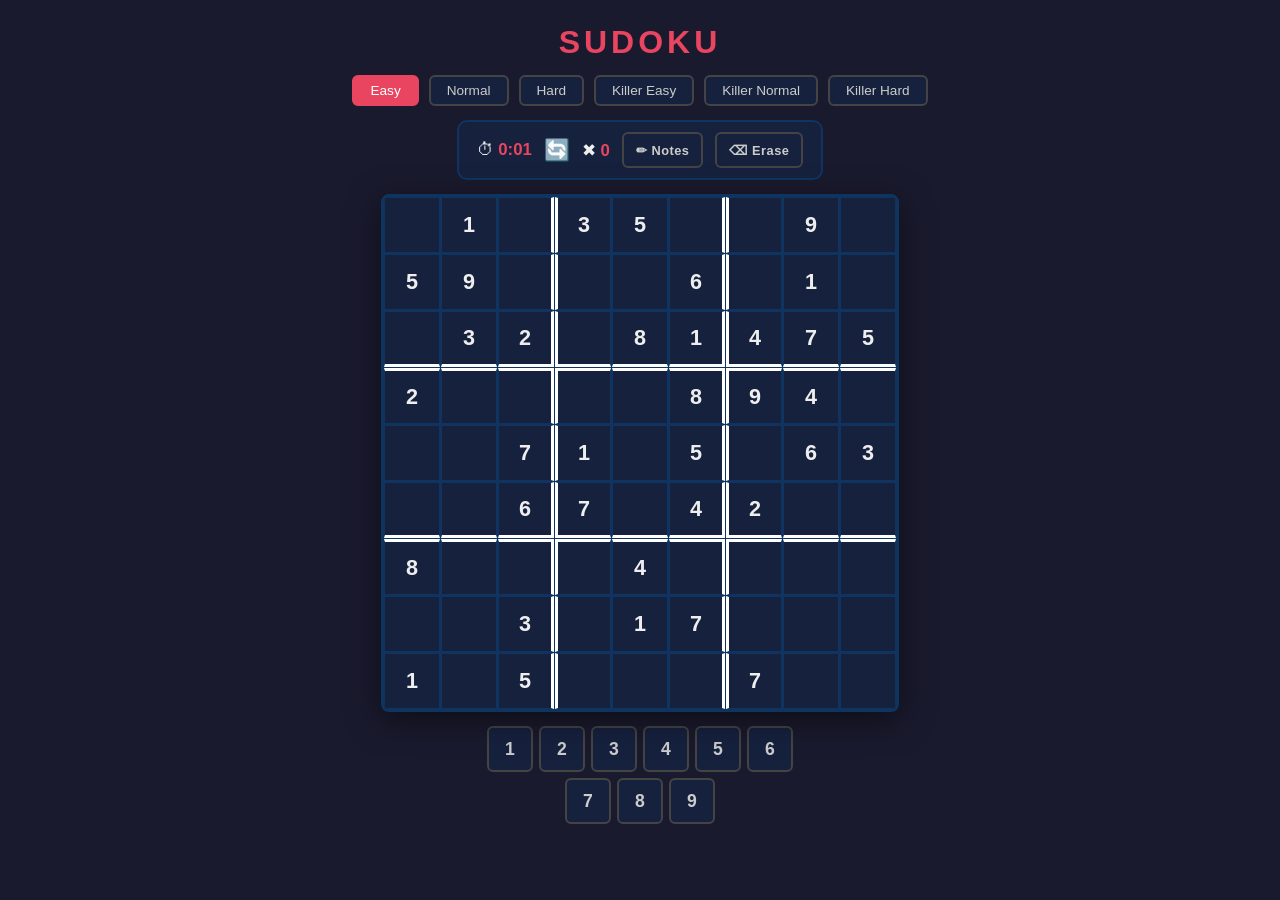
<file: pages/sudoku-game.html>
<!DOCTYPE html>
<html lang="en">
<head>
  <meta charset="UTF-8">
  <meta name="viewport" content="width=device-width, initial-scale=1.0">
  <title>Sudoku</title>
  <style>
    :root {
      --bg:     #1a1a2e;
      --bg2:    #16213e;
      --bg3:    #0f3460;
      --accent: #e94560;
      --cyan:   #4fc3f7;
      --green:  #81c784;
      --text:   #eee;
      --text2:  #ccc;
      --muted:  #667;
    }

    * { box-sizing: border-box; margin: 0; padding: 0; }

    :root {
      /* Cell size shrinks on narrow screens: 100vw minus body padding (24),
         board-wrap border (6) and grid gaps (8), divided by 9 cells */
      --cell: min(56px, calc((100vw - 38px) / 9));
    }

    body {
      background: var(--bg);
      display: flex;
      flex-direction: column;
      align-items: center;
      justify-content: flex-start;
      min-height: 100vh;
      font-family: 'Segoe UI', sans-serif;
      color: var(--text);
      padding: 24px 12px 40px;
      gap: 14px;
    }

    h1 {
      font-size: 2rem;
      letter-spacing: 4px;
      color: var(--accent);
      text-transform: uppercase;
    }

    #controls {
      display: flex;
      gap: 10px;
      flex-wrap: wrap;
      justify-content: center;
    }

    button.diff-btn {
      padding: 6px 16px;
      border: 2px solid #444;
      background: var(--bg2);
      color: var(--text2);
      border-radius: 6px;
      cursor: pointer;
      font-size: 0.85rem;
      transition: all 0.2s;
    }

    button.diff-btn:hover, button.diff-btn.active {
      background: var(--accent);
      border-color: var(--accent);
      color: #fff;
    }

    #hud {
      display: flex;
      align-items: center;
      gap: 12px;
      background: var(--bg2);
      border: 2px solid var(--bg3);
      border-radius: 10px;
      padding: 10px 18px;
      font-size: 1.05rem;
      justify-content: space-between;
    }

    #hud #notes-btn, #hud #erase-btn {
      width: auto;
      padding: 0 12px;
      height: 36px;
      font-size: 0.8rem;
    }

    #hud span { color: var(--accent); font-weight: bold; }

    #new-game-btn {
      font-size: 1.3rem;
      background: none;
      border: none;
      cursor: pointer;
      transition: transform 0.15s;
    }
    #new-game-btn:hover { transform: scale(1.3); }

    #board-wrap {
      border: 3px solid var(--bg3);
      border-radius: 8px;
      overflow: hidden;
      box-shadow: 0 8px 32px rgba(0,0,0,0.5);
      position: relative;
    }

    #message {
      display: none;
      position: absolute;
      inset: 0;
      background: rgba(0,0,0,0.55);
      align-items: center;
      justify-content: center;
      font-size: 3rem;
      font-weight: bold;
      color: var(--green);
      letter-spacing: 6px;
      pointer-events: none;
      z-index: 10;
    }

    #message.visible { display: flex; }

    #board {
      display: grid;
      grid-template-columns: repeat(9, var(--cell));
      grid-template-rows: repeat(9, var(--cell));
      background: var(--bg3);
      gap: 1px;
      position: relative;
    }

    #cage-overlay {
      position: absolute;
      top: 0;
      left: 0;
      width: 100%;
      height: 100%;
      pointer-events: none;
    }

    .cell {
      width: var(--cell);
      height: var(--cell);
      background: var(--bg2);
      display: flex;
      align-items: center;
      justify-content: center;
      font-size: calc(var(--cell) * 0.386); /* ≈1.35rem at 56px */
      font-weight: bold;
      cursor: pointer;
      user-select: none;
      position: relative;
      transition: background 0.1s;
      border: 1px solid var(--bg3);
    }

    /* Standard 3×3 box thick borders — both sides of each internal divider */
    .cell.box-top    { border-top: 3px solid #ffffff; }
    .cell.box-left   { border-left: 3px solid #ffffff; }
    .cell.box-right  { border-right: 3px solid #ffffff; }
    .cell.box-bottom { border-bottom: 3px solid #ffffff; }


    .cell.given { color: var(--text); }
    .cell.user  { color: var(--cyan); }
    .cell.error { color: var(--accent); }

    .cell.selected   { background: #1e3a6e; }
    .cell.highlight  { background: #162545; }
    .cell.same-digit { background: #1a2a4a; }

    .cell:hover:not(.given):not(.selected) { background: #1e3060; }

    /* Cage sum label */
    .cage-sum {
      position: absolute;
      top: 2px;
      left: 3px;
      font-size: calc(var(--cell) * 0.2); /* ≈0.7rem at 56px */
      font-weight: bold;
      color: var(--accent);
      pointer-events: none;
      line-height: 1;
    }

    /* Notes grid */
    .notes-grid {
      display: grid;
      grid-template-columns: repeat(3, 1fr);
      grid-template-rows: repeat(3, 1fr);
      width: 100%;
      height: 100%;
      padding: 2px;
    }

    .notes-grid .n {
      display: flex;
      align-items: center;
      justify-content: center;
      font-size: calc(var(--cell) * 0.157); /* ≈0.55rem at 56px */
      font-weight: normal;
      color: var(--muted);
      line-height: 1;
    }

    .notes-grid .n.active { color: var(--cyan); }

    /* Numpad */
    #numpad {
      display: flex;
      flex-wrap: wrap;
      gap: 6px;
      justify-content: center;
      max-width: 320px;
    }

    .num-btn {
      width: 46px;
      height: 46px;
      border: 2px solid #444;
      background: var(--bg2);
      color: var(--text2);
      border-radius: 6px;
      cursor: pointer;
      font-size: 1.1rem;
      font-weight: bold;
      font-family: 'Segoe UI', sans-serif;
      transition: all 0.15s;
    }

    .num-btn:hover { background: var(--bg3); border-color: var(--cyan); color: var(--cyan); }
    .num-btn:active { transform: scale(0.93); }

    #notes-btn, #erase-btn {
      padding: 0 12px;
      width: auto;
      font-size: 0.8rem;
      font-weight: bold;
      letter-spacing: 0.5px;
    }

    #notes-btn.active {
      background: #1a3a4a;
      border-color: var(--cyan);
      color: var(--cyan);
    }


    #mode-hint {
      font-size: 0.75rem;
      color: var(--muted);
      text-align: center;
      max-width: 420px;
    }
  </style>
</head>
<body>

<h1>Sudoku</h1>

<div id="controls">
  <button class="diff-btn active" data-mode="easy">Easy</button>
  <button class="diff-btn"        data-mode="normal">Normal</button>
  <button class="diff-btn"        data-mode="hard">Hard</button>
  <button class="diff-btn"        data-mode="killer-easy">Killer Easy</button>
  <button class="diff-btn"        data-mode="killer-normal">Killer Normal</button>
  <button class="diff-btn"        data-mode="killer-hard">Killer Hard</button>
</div>

<div id="hud">
  <div>⏱ <span id="timer">0:00</span></div>
  <button id="new-game-btn" title="New Game">🔄</button>
  <div>✖ <span id="mistakes">0</span></div>
  <button class="num-btn" id="notes-btn">✏ Notes</button>
  <button class="num-btn" id="erase-btn">⌫ Erase</button>
</div>

<div id="board-wrap">
  <div id="board"></div>
  <div id="message">SOLVED!</div>
</div>

<div id="numpad">
  <button class="num-btn" data-n="1">1</button>
  <button class="num-btn" data-n="2">2</button>
  <button class="num-btn" data-n="3">3</button>
  <button class="num-btn" data-n="4">4</button>
  <button class="num-btn" data-n="5">5</button>
  <button class="num-btn" data-n="6">6</button>
  <button class="num-btn" data-n="7">7</button>
  <button class="num-btn" data-n="8">8</button>
  <button class="num-btn" data-n="9">9</button>
</div>

<div id="mode-hint"></div>

<script>
'use strict';

// ============================================================
// [CONSTANTS]
// ============================================================
const CLUE_COUNTS = { easy: 36, normal: 28, hard: 22 };

// ============================================================
// [GENERATOR]
// ============================================================
function shuffle(arr) {
  for (let i = arr.length - 1; i > 0; i--) {
    const j = Math.floor(Math.random() * (i + 1));
    [arr[i], arr[j]] = [arr[j], arr[i]];
  }
  return arr;
}

function isValid(grid, r, c, d) {
  for (let i = 0; i < 9; i++) {
    if (grid[r][i] === d) return false;
    if (grid[i][c] === d) return false;
  }
  const br = Math.floor(r / 3) * 3;
  const bc = Math.floor(c / 3) * 3;
  for (let dr = 0; dr < 3; dr++)
    for (let dc = 0; dc < 3; dc++)
      if (grid[br + dr][bc + dc] === d) return false;
  return true;
}

function findEmpty(grid) {
  for (let r = 0; r < 9; r++)
    for (let c = 0; c < 9; c++)
      if (grid[r][c] === 0) return [r, c];
  return null;
}

function solveSudoku(grid, randomize) {
  const empty = findEmpty(grid);
  if (!empty) return true;
  const [r, c] = empty;
  const digits = randomize ? shuffle([1,2,3,4,5,6,7,8,9]) : [1,2,3,4,5,6,7,8,9];
  for (const d of digits) {
    if (isValid(grid, r, c, d)) {
      grid[r][c] = d;
      if (solveSudoku(grid, randomize)) return true;
      grid[r][c] = 0;
    }
  }
  return false;
}

function generateFullGrid() {
  const grid = Array.from({length: 9}, () => Array(9).fill(0));
  solveSudoku(grid, true);
  return grid;
}

function countSolutions(grid, max) {
  let count = 0;
  function solve(g) {
    if (count >= max) return;
    const empty = findEmpty(g);
    if (!empty) { count++; return; }
    const [r, c] = empty;
    for (let d = 1; d <= 9; d++) {
      if (isValid(g, r, c, d)) {
        g[r][c] = d;
        solve(g);
        g[r][c] = 0;
      }
    }
  }
  const copy = grid.map(row => [...row]);
  solve(copy);
  return count;
}

function createPuzzle(solution, clueCount) {
  const puzzle = solution.map(row => [...row]);
  const positions = shuffle(
    Array.from({length: 81}, (_, i) => [Math.floor(i / 9), i % 9])
  );
  let removed = 0;
  for (const [r, c] of positions) {
    if (81 - removed <= clueCount) break;
    const backup = puzzle[r][c];
    puzzle[r][c] = 0;
    if (countSolutions(puzzle, 2) !== 1) {
      puzzle[r][c] = backup;
    } else {
      removed++;
    }
  }
  return puzzle;
}

// ============================================================
// [KILLER]
// ============================================================

// Returns how many distinct sets of `size` unique digits (1–9) sum to `sum`.
// Used to detect "forced" cages that have only one possible digit combination.
function countCombinations(size, sum) {
  let count = 0;
  (function go(start, rem, target) {
    if (rem === 0) { if (target === 0) count++; return; }
    for (let d = start; d <= 9; d++) {
      if (d > target) break;
      go(d + 1, rem - 1, target - d);
    }
  })(1, size, sum);
  return count;
}

function generateCages(solution, killerDiff) {
  // killerDiff: 'easy' | 'normal' | 'hard'
  const maxCageSize = killerDiff === 'easy' ? 3 : killerDiff === 'normal' ? 4 : 5;
  const isEasy      = killerDiff === 'easy';
  const isNormal    = killerDiff === 'normal';

  const dirs = [[-1,0],[1,0],[0,-1],[0,1]];
  // -1 = unassigned
  const cageOf = Array.from({length: 9}, () => Array(9).fill(-1));
  const cages   = [];

  // ── Step 1: grow cages in random cell order ──────────────────
  const order = shuffle(Array.from({length: 81}, (_, i) => [Math.floor(i/9), i%9]));

  for (const [sr, sc] of order) {
    if (cageOf[sr][sc] !== -1) continue;          // already in a cage

    const idx        = cages.length;
    // Target size: easy → 2–3, normal → 2–4, hard → 2–5
    const targetSize = 2 + Math.floor(Math.random() * (maxCageSize - 1));
    const cells      = [[sr, sc]];
    cageOf[sr][sc]   = idx;

    while (cells.length < targetSize) {
      // Digits already claimed by this cage
      const used = new Set(cells.map(([r, c]) => solution[r][c]));

      // In easy mode: if the current cage is already forced, stop growing early
      if (isEasy && cells.length >= 2) {
        const curSum = cells.reduce((s, [r, c]) => s + solution[r][c], 0);
        if (countCombinations(cells.length, curSum) === 1) break;
      }

      // Collect unique adjacent candidates that introduce a fresh digit.
      const seen  = new Set();
      const valid = [];
      for (const [r, c] of cells) {
        for (const [dr, dc] of dirs) {
          const nr = r + dr, nc = c + dc;
          const key = nr * 9 + nc;
          if (nr >= 0 && nr < 9 && nc >= 0 && nc < 9
              && cageOf[nr][nc] === -1
              && !used.has(solution[nr][nc])
              && !seen.has(key)) {
            seen.add(key);
            valid.push([nr, nc]);
          }
        }
      }

      if (!valid.length) break;

      // For easy/normal: prefer candidate cells that produce a forced-sum cage
      let chosen;
      if (isEasy || isNormal) {
        const curSum = cells.reduce((s, [r, c]) => s + solution[r][c], 0);
        const forcedCandidates = valid.filter(([nr, nc]) =>
          countCombinations(cells.length + 1, curSum + solution[nr][nc]) === 1
        );
        // Easy: always pick forced candidate when available
        // Normal: pick forced candidate ~60 % of the time
        if (forcedCandidates.length > 0 && (isEasy || Math.random() < 0.6)) {
          chosen = forcedCandidates[Math.floor(Math.random() * forcedCandidates.length)];
        } else {
          chosen = valid[Math.floor(Math.random() * valid.length)];
        }
      } else {
        chosen = valid[Math.floor(Math.random() * valid.length)];
      }

      const [nr, nc] = chosen;
      cells.push([nr, nc]);
      cageOf[nr][nc] = idx;
    }

    cages.push({ cells, sum: cells.reduce((s, [r, c]) => s + solution[r][c], 0) });
  }

  // ── Step 2: absorb lone single-cell cages into a neighbour ───
  // A 1-cell cage is valid but gives away the digit outright.
  // Try to merge it into an adjacent cage that (a) has room (< 5),
  // and (b) does not already contain the same digit.
  for (let r = 0; r < 9; r++) {
    for (let c = 0; c < 9; c++) {
      const idx = cageOf[r][c];
      if (cages[idx].cells.length !== 1) continue;

      const digit = solution[r][c];
      for (const [dr, dc] of dirs) {
        const nr = r + dr, nc = c + dc;
        if (nr < 0 || nr >= 9 || nc < 0 || nc >= 9) continue;
        const nIdx = cageOf[nr][nc];
        if (nIdx === idx) continue;
        if (cages[nIdx].cells.length >= 5) continue;
        // Only merge if the digit won't repeat in the neighbour cage
        const nUsed = new Set(cages[nIdx].cells.map(([cr, cc]) => solution[cr][cc]));
        if (nUsed.has(digit)) continue;

        cages[nIdx].cells.push([r, c]);
        cages[nIdx].sum += digit;
        cageOf[r][c]    = nIdx;
        cages[idx].cells = [];     // mark original cage as empty
        break;
      }
    }
  }

  // ── Step 3: compact — remove empty slots, remap cageOf ───────
  const valid = cages.filter(g => g.cells.length > 0);
  const remap  = new Map();
  cages.forEach((g, i) => { if (g.cells.length > 0) remap.set(i, valid.indexOf(g)); });
  for (let r = 0; r < 9; r++)
    for (let c = 0; c < 9; c++)
      cageOf[r][c] = remap.get(cageOf[r][c]) ?? cageOf[r][c];

  // ── Step 4: label cell = top-left cell of each cage ──────────
  valid.forEach(g => {
    g.cells.sort((a, b) => a[0] !== b[0] ? a[0] - b[0] : a[1] - b[1]);
    g.labelCell = g.cells[0];
  });

  return { cages: valid, cageOf };
}

function getCageBorders(r, c, cageOf) {
  const idx = cageOf[r][c];
  return {
    top:    r === 0 || cageOf[r-1][c] !== idx,
    bottom: r === 8 || cageOf[r+1][c] !== idx,
    left:   c === 0 || cageOf[r][c-1] !== idx,
    right:  c === 8 || cageOf[r][c+1] !== idx,
  };
}

// ============================================================
// [GAME STATE]
// ============================================================
const game = {
  mode: 'easy',
  grid: [],
  solution: [],
  given: [],
  notes: [],
  cages: [],
  cageOf: [],
  selected: null,
  notesMode: false,
  elapsed: 0,
  timerInterval: null,
  mistakes: 0,
  complete: false,
};

function startGame(mode) {
  game.mode = mode;
  game.selected = null;
  game.notesMode = false;
  game.mistakes = 0;
  game.complete = false;
  game.elapsed = 0;
  clearInterval(game.timerInterval);

  document.getElementById('mistakes').textContent = '0';
  document.getElementById('timer').textContent = '0:00';
  document.getElementById('message').classList.remove('visible');
  const isKiller = mode.startsWith('killer');
  const killerHints = {
    'killer-easy':   'Killer Easy — smaller cages, many with only one possible digit set.',
    'killer-normal': 'Killer Normal — mixed cage sizes, some forced combinations.',
    'killer-hard':   'Killer Hard — larger cages, multiple possible combinations. Good luck.',
  };
  document.getElementById('mode-hint').textContent = isKiller ? killerHints[mode] : '';
  document.getElementById('notes-btn').classList.remove('active');

  const solution = generateFullGrid();
  game.solution = solution;

  if (isKiller) {
    const killerDiff = mode.replace('killer-', ''); // 'easy' | 'normal' | 'hard'
    const { cages, cageOf } = generateCages(solution, killerDiff);
    game.cages = cages;
    game.cageOf = cageOf;
    game.grid = Array.from({length: 9}, () => Array(9).fill(0));
    game.given = Array.from({length: 9}, () => Array(9).fill(false));
  } else {
    game.cages  = [];
    game.cageOf = [];
    const puzzle = createPuzzle(solution, CLUE_COUNTS[mode]);
    game.grid = puzzle;
    game.given = puzzle.map(row => row.map(v => v !== 0));
  }

  game.notes = Array.from({length: 9}, () => Array(9).fill(null).map(() => new Set()));

  game.timerInterval = setInterval(() => {
    if (game.complete) return;
    game.elapsed++;
    const m = Math.floor(game.elapsed / 60);
    const s = String(game.elapsed % 60).padStart(2, '0');
    document.getElementById('timer').textContent = `${m}:${s}`;
  }, 1000);

  renderBoard();
}

function checkComplete() {
  for (let r = 0; r < 9; r++)
    for (let c = 0; c < 9; c++)
      if (game.grid[r][c] !== game.solution[r][c]) return false;

  if (game.mode.startsWith('killer')) {
    for (const cage of game.cages) {
      const digits = cage.cells.map(([r, c]) => game.grid[r][c]);
      if (digits.some(d => d === 0)) return false;
      const sum = digits.reduce((a, b) => a + b, 0);
      if (sum !== cage.sum) return false;
      if (new Set(digits).size !== digits.length) return false;
    }
  }
  return true;
}

function isCellError(r, c) {
  const v = game.grid[r][c];
  if (!v) return false;
  // Check against solution
  if (v !== game.solution[r][c]) return true;
  // In killer mode, also check cage constraints
  if (game.mode.startsWith('killer')) {
    const idx = game.cageOf[r][c];
    const cage = game.cages[idx];
    const filledDigits = cage.cells
      .map(([cr, cc]) => game.grid[cr][cc])
      .filter(d => d !== 0);
    if (new Set(filledDigits).size !== filledDigits.length) return true;
  }
  return false;
}

// ============================================================
// [RENDER]
// ============================================================
const boardEl = document.getElementById('board');

function renderBoard() {
  boardEl.innerHTML = '';
  for (let r = 0; r < 9; r++) {
    for (let c = 0; c < 9; c++) {
      const cell = document.createElement('div');
      cell.className = 'cell';
      cell.dataset.r = r;
      cell.dataset.c = c;

      // Box boundaries — border on BOTH sides of each internal divider
      // so the line appears centered over the gap between cells
      if (r === 3 || r === 6) cell.classList.add('box-top');
      if (c === 3 || c === 6) cell.classList.add('box-left');
      if (r === 2 || r === 5) cell.classList.add('box-bottom');
      if (c === 2 || c === 5) cell.classList.add('box-right');

      // Cage sum label for Killer mode (top-left cell of each cage)
      if (game.mode.startsWith('killer')) {
        const cage = game.cages[game.cageOf[r][c]];
        if (cage && cage.labelCell[0] === r && cage.labelCell[1] === c) {
          const label = document.createElement('span');
          label.className = 'cage-sum';
          label.textContent = cage.sum;
          cell.appendChild(label);
        }
      }

      cell.addEventListener('click', () => selectCell(r, c));
      boardEl.appendChild(cell);
    }
  }
  renderCageOverlay();
  refreshAllCells();
}

// ============================================================
// [CAGE OVERLAY]
// ============================================================
function renderCageOverlay() {
  // Remove any previous overlay
  const old = document.getElementById('cage-overlay');
  if (old) old.remove();
  if (!game.mode.startsWith('killer')) return;

  // Board pixel geometry: each cell is 56px, gap between cells is 1px
  const CELL = 56, GAP = 1, STRIDE = CELL + GAP, INSET = 5;
  const SIZE = 9 * CELL + 8 * GAP; // = 512

  const LABEL_GAP = 12; // extra clearance on top/left lines for the cage sum label
  const pathParts = [];

  for (let r = 0; r < 9; r++) {
    for (let c = 0; c < 9; c++) {
      const b = getCageBorders(r, c, game.cageOf);
      const x0 = c * STRIDE;
      const y0 = r * STRIDE;

      // Trim each line so it stops at the corner intersection point,
      // rather than running past and crossing the perpendicular line.
      const xStart = x0 + (b.left   ? INSET : 0);
      const xEnd   = x0 + CELL - (b.right  ? INSET : 0);
      const yStart = y0 + (b.top    ? INSET : 0);
      const yEnd   = y0 + CELL - (b.bottom ? INSET : 0);

      // Leave a gap near the top-left corner for the cage sum label.
      const cage = game.cages[game.cageOf[r][c]];
      const isLabel = cage && cage.labelCell[0] === r && cage.labelCell[1] === c;

      if (b.top && xStart < xEnd) {
        const sx = isLabel ? xStart + LABEL_GAP : xStart;
        if (sx < xEnd) pathParts.push(`M${sx},${y0 + INSET}H${xEnd}`);
      }
      if (b.bottom && xStart < xEnd) {
        pathParts.push(`M${xStart},${y0 + CELL - INSET}H${xEnd}`);
      }
      if (b.left && yStart < yEnd) {
        const sy = isLabel ? yStart + LABEL_GAP : yStart;
        if (sy < yEnd) pathParts.push(`M${x0 + INSET},${sy}V${yEnd}`);
      }
      if (b.right && yStart < yEnd) {
        pathParts.push(`M${x0 + CELL - INSET},${yStart}V${yEnd}`);
      }
    }
  }

  const ns = 'http://www.w3.org/2000/svg';
  const svg = document.createElementNS(ns, 'svg');
  svg.id = 'cage-overlay';
  // Draw in the fixed 56px-cell coordinate system; viewBox scales it to
  // whatever size the responsive board actually renders at.
  svg.setAttribute('viewBox', `0 0 ${SIZE} ${SIZE}`);
  svg.setAttribute('preserveAspectRatio', 'none');

  const path = document.createElementNS(ns, 'path');
  path.setAttribute('d', pathParts.join(' '));
  path.setAttribute('fill', 'none');
  path.setAttribute('stroke', '#e94560');
  path.setAttribute('stroke-width', '1.5');
  path.setAttribute('stroke-dasharray', '4 3');
  path.setAttribute('stroke-linecap', 'round');
  svg.appendChild(path);

  // Append AFTER cells so SVG renders on top and lines are visible
  boardEl.appendChild(svg);
}

function refreshAllCells() {
  const sel = game.selected;
  const selVal = sel ? game.grid[sel.r][sel.c] : 0;
  const selBox = sel ? [Math.floor(sel.r / 3), Math.floor(sel.c / 3)] : null;

  for (let r = 0; r < 9; r++) {
    for (let c = 0; c < 9; c++) {
      updateCell(r, c, sel, selVal, selBox);
    }
  }
}

function updateCell(r, c, sel, selVal, selBox) {
  const el = document.querySelector(`.cell[data-r="${r}"][data-c="${c}"]`);
  if (!el) return;

  const v = game.grid[r][c];
  const isGiven = game.given[r][c];
  const error = isCellError(r, c);
  const notes = game.notes[r][c];

  // Clear dynamic classes
  el.classList.remove('given', 'user', 'error', 'selected', 'highlight', 'same-digit');

  if (isGiven) el.classList.add('given');
  else if (v)  el.classList.add('user');
  if (error)   el.classList.add('error');

  // Selection highlights
  if (sel) {
    if (r === sel.r && c === sel.c) {
      el.classList.add('selected');
    } else if (r === sel.r || c === sel.c ||
               (Math.floor(r/3) === selBox[0] && Math.floor(c/3) === selBox[1])) {
      el.classList.add('highlight');
    } else if (selVal && v === selVal) {
      el.classList.add('same-digit');
    }
  }

  // Content — preserve cage-sum label span if present
  const labelSpan = el.querySelector('.cage-sum');

  // Clear non-label children
  [...el.childNodes].forEach(n => {
    if (n !== labelSpan) n.remove();
  });

  if (notes.size > 0 && !v) {
    // Notes grid
    const grid = document.createElement('div');
    grid.className = 'notes-grid';
    for (let n = 1; n <= 9; n++) {
      const span = document.createElement('span');
      span.className = 'n' + (notes.has(n) ? ' active' : '');
      span.textContent = notes.has(n) ? n : '';
      grid.appendChild(span);
    }
    el.appendChild(grid);
  } else if (v) {
    el.appendChild(document.createTextNode(v));
  }
}

// ============================================================
// [INPUT]
// ============================================================
function selectCell(r, c) {
  game.selected = { r, c };
  refreshAllCells();
}

function enterDigit(d) {
  if (!game.selected || game.complete) return;
  const { r, c } = game.selected;
  if (game.given[r][c]) return;

  if (game.notesMode) {
    const notes = game.notes[r][c];
    if (notes.has(d)) notes.delete(d);
    else notes.add(d);
  } else {
    if (game.grid[r][c] !== d) {
      game.grid[r][c] = d;
      if (isCellError(r, c) && d !== 0) {
        game.mistakes++;
        document.getElementById('mistakes').textContent = game.mistakes;
      }
    }
    // Clear notes in this cell
    game.notes[r][c].clear();
    // If correct, remove this digit from notes in the same row, col, and box
    if (d === game.solution[r][c]) {
      const br = Math.floor(r / 3) * 3, bc = Math.floor(c / 3) * 3;
      for (let i = 0; i < 9; i++) {
        game.notes[r][i].delete(d);
        game.notes[i][c].delete(d);
      }
      for (let dr = 0; dr < 3; dr++)
        for (let dc = 0; dc < 3; dc++)
          game.notes[br + dr][bc + dc].delete(d);
    }
  }

  refreshAllCells();

  if (!game.notesMode && checkComplete()) {
    game.complete = true;
    clearInterval(game.timerInterval);
    document.getElementById('message').classList.add('visible');
  }
}

function eraseCell() {
  if (!game.selected || game.complete) return;
  const { r, c } = game.selected;
  if (game.given[r][c]) return;
  game.grid[r][c] = 0;
  game.notes[r][c].clear();
  refreshAllCells();
}

function toggleNotes() {
  game.notesMode = !game.notesMode;
  document.getElementById('notes-btn').classList.toggle('active', game.notesMode);
}

// Keyboard input
document.addEventListener('keydown', e => {
  if (e.key >= '1' && e.key <= '9') {
    enterDigit(parseInt(e.key));
  } else if (e.key === 'Backspace' || e.key === 'Delete') {
    eraseCell();
  } else if (e.key === 'n' || e.key === 'N' || e.key === ' ') {
    e.preventDefault();
    toggleNotes();
  } else if (e.key === 'ArrowUp' || e.key === 'ArrowDown' ||
             e.key === 'ArrowLeft' || e.key === 'ArrowRight') {
    e.preventDefault();
    if (!game.selected) { game.selected = {r: 0, c: 0}; refreshAllCells(); return; }
    let { r, c } = game.selected;
    if (e.key === 'ArrowUp')    r = Math.max(0, r - 1);
    if (e.key === 'ArrowDown')  r = Math.min(8, r + 1);
    if (e.key === 'ArrowLeft')  c = Math.max(0, c - 1);
    if (e.key === 'ArrowRight') c = Math.min(8, c + 1);
    selectCell(r, c);
  }
});

// Numpad buttons
document.querySelectorAll('.num-btn[data-n]').forEach(btn => {
  btn.addEventListener('click', () => enterDigit(parseInt(btn.dataset.n)));
});

document.getElementById('notes-btn').addEventListener('click', toggleNotes);
document.getElementById('erase-btn').addEventListener('click', eraseCell);
document.getElementById('new-game-btn').addEventListener('click', () => startGame(game.mode));

// Difficulty buttons
document.querySelectorAll('.diff-btn').forEach(btn => {
  btn.addEventListener('click', () => {
    document.querySelectorAll('.diff-btn').forEach(b => b.classList.remove('active'));
    btn.classList.add('active');
    startGame(btn.dataset.mode);
  });
});

// ============================================================
// [INIT]
// ============================================================
startGame('easy');
</script>
</body>
</html>
</file>
<file: css/style.css>
/* ============================================================
   CSS CUSTOM PROPERTIES
   ============================================================ */
:root {
  --color-bg: #FAF8F5;
  --color-surface: #F2EDE6;
  --color-surface-alt: #EBE4DA;
  --color-accent: #C2714F;
  --color-accent-dark: #A85C3C;
  --color-ink: #1C1C1C;
  --color-ink-muted: #6B6560;
  --color-ink-light: #9C9590;
  --color-dark: #1A1714;
  --color-dark-surface: #252019;
  --color-border: #DDD6CC;

  --font-display: 'Lora', Georgia, serif;
  --font-body: 'DM Sans', system-ui, sans-serif;

  --space-xs: 0.5rem;
  --space-sm: 1rem;
  --space-md: 1.5rem;
  --space-lg: 2.5rem;
  --space-xl: 4rem;
  --space-2xl: 6rem;

  --radius-sm: 6px;
  --radius-md: 12px;
  --radius-lg: 20px;
  --radius-full: 9999px;

  --shadow-sm: 0 1px 3px rgba(0,0,0,0.08);
  --shadow-md: 0 4px 16px rgba(0,0,0,0.10);
  --shadow-lg: 0 8px 32px rgba(0,0,0,0.12);

  --nav-height: 64px;
  --transition: 0.25s ease;
}

/* ============================================================
   RESET & BASE
   ============================================================ */
*, *::before, *::after {
  box-sizing: border-box;
  margin: 0;
  padding: 0;
}

html {
  scroll-behavior: smooth;
  font-size: 16px;
}

body {
  font-family: var(--font-body);
  background-color: var(--color-bg);
  color: var(--color-ink);
  line-height: 1.65;
  -webkit-font-smoothing: antialiased;
}

img {
  max-width: 100%;
  display: block;
}

a {
  color: inherit;
  text-decoration: none;
}

ul {
  list-style: none;
}

/* ============================================================
   TYPOGRAPHY
   ============================================================ */
h1, h2, h3, h4 {
  font-family: var(--font-display);
  line-height: 1.2;
  color: var(--color-ink);
}

h1 { font-size: clamp(2.2rem, 5vw, 3.5rem); font-weight: 700; }
h2 { font-size: clamp(1.6rem, 3vw, 2.2rem); font-weight: 700; }
h3 { font-size: 1.25rem; font-weight: 600; }
h4 { font-size: 1rem; font-weight: 600; }

p {
  color: var(--color-ink-muted);
  max-width: 65ch;
}

/* ============================================================
   NAVIGATION
   ============================================================ */
.nav {
  position: sticky;
  top: 0;
  z-index: 100;
  height: var(--nav-height);
  background: rgba(250, 248, 245, 0.88);
  backdrop-filter: blur(12px);
  -webkit-backdrop-filter: blur(12px);
  border-bottom: 1px solid var(--color-border);
  display: flex;
  align-items: center;
}

.nav-inner {
  width: 100%;
  max-width: 1100px;
  margin: 0 auto;
  padding: 0 var(--space-md);
  display: flex;
  align-items: center;
  justify-content: space-between;
}

.nav-logo {
  font-family: var(--font-display);
  font-size: 1.25rem;
  font-weight: 700;
  color: var(--color-accent);
  letter-spacing: 0.02em;
}

.nav-links {
  display: flex;
  align-items: center;
  gap: var(--space-md);
}

.nav-links a {
  font-size: 0.9rem;
  font-weight: 500;
  color: var(--color-ink-muted);
  transition: color var(--transition);
}

.nav-links a:hover {
  color: var(--color-accent);
}

/* Hamburger */
.nav-hamburger {
  display: none;
  flex-direction: column;
  gap: 5px;
  cursor: pointer;
  background: none;
  border: none;
  padding: var(--space-xs);
}

.nav-hamburger span {
  display: block;
  width: 24px;
  height: 2px;
  background: var(--color-ink);
  border-radius: 2px;
  transition: transform var(--transition), opacity var(--transition);
}

/* Mobile nav open state */
.nav.is-open .nav-hamburger span:nth-child(1) {
  transform: translateY(7px) rotate(45deg);
}
.nav.is-open .nav-hamburger span:nth-child(2) {
  opacity: 0;
}
.nav.is-open .nav-hamburger span:nth-child(3) {
  transform: translateY(-7px) rotate(-45deg);
}

/* ============================================================
   SECTIONS
   ============================================================ */
.section {
  padding: var(--space-2xl) var(--space-md);
}

.section-inner {
  max-width: 1100px;
  margin: 0 auto;
}

.section-label {
  display: inline-block;
  font-family: var(--font-body);
  font-size: 0.75rem;
  font-weight: 600;
  letter-spacing: 0.12em;
  text-transform: uppercase;
  color: var(--color-accent);
  margin-bottom: var(--space-sm);
}

.section-title {
  margin-bottom: var(--space-xs);
}

.section-subtitle {
  font-size: 1.05rem;
  color: var(--color-ink-muted);
  margin-bottom: var(--space-lg);
  max-width: 55ch;
}

/* Dark section */
.section--dark {
  background: var(--color-dark);
  color: #FAF8F5;
}

.section--dark .section-label {
  color: var(--color-accent);
}

.section--dark h2,
.section--dark h3,
.section--dark p {
  color: #FAF8F5;
}

.section--dark .section-subtitle {
  color: rgba(250, 248, 245, 0.65);
}

.section--surface {
  background: var(--color-surface);
}

/* ============================================================
   BUTTONS
   ============================================================ */
.btn {
  display: inline-flex;
  align-items: center;
  gap: 0.5rem;
  padding: 0.65rem 1.4rem;
  border-radius: var(--radius-full);
  font-family: var(--font-body);
  font-size: 0.9rem;
  font-weight: 600;
  cursor: pointer;
  transition: background var(--transition), color var(--transition),
              border-color var(--transition), transform var(--transition),
              box-shadow var(--transition);
  border: 2px solid transparent;
  text-decoration: none;
  white-space: nowrap;
}

.btn:hover {
  transform: translateY(-1px);
}

.btn:active {
  transform: translateY(0);
}

/* Primary — terracotta fill */
.btn-primary {
  background: var(--color-accent);
  color: #fff;
  border-color: var(--color-accent);
}

.btn-primary:hover {
  background: var(--color-accent-dark);
  border-color: var(--color-accent-dark);
  box-shadow: 0 4px 16px rgba(194, 113, 79, 0.35);
}

/* Outline — clay border, transparent fill */
.btn-outline {
  background: transparent;
  color: var(--color-accent);
  border-color: var(--color-accent);
}

.btn-outline:hover {
  background: var(--color-accent);
  color: #fff;
}

/* Ghost — for dark backgrounds */
.btn-ghost {
  background: rgba(255,255,255,0.1);
  color: #FAF8F5;
  border-color: rgba(255,255,255,0.25);
}

.btn-ghost:hover {
  background: rgba(255,255,255,0.18);
  border-color: rgba(255,255,255,0.45);
}

/* Small button variant */
.btn-sm {
  padding: 0.45rem 1rem;
  font-size: 0.82rem;
}

/* ============================================================
   CARDS
   ============================================================ */
.card {
  background: #fff;
  border-radius: var(--radius-md);
  border: 1px solid var(--color-border);
  padding: var(--space-md);
  box-shadow: var(--shadow-sm);
  transition: box-shadow var(--transition), transform var(--transition);
}

.card:hover {
  box-shadow: var(--shadow-md);
  transform: translateY(-2px);
}

.card--surface {
  background: var(--color-surface);
  border-color: var(--color-surface-alt);
}

.card--dark {
  background: var(--color-dark-surface);
  border-color: rgba(255,255,255,0.08);
  color: #FAF8F5;
}

.card--dark h3,
.card--dark p {
  color: #FAF8F5;
}

.card--dark p {
  color: rgba(250, 248, 245, 0.7);
}

/* Dashed / coming soon card */
.card--coming-soon {
  border-style: dashed;
  border-color: var(--color-surface-alt);
  opacity: 0.65;
  background: var(--color-surface);
}

.card--coming-soon:hover {
  transform: none;
  box-shadow: var(--shadow-sm);
}

/* Card icon */
.card-icon {
  width: 44px;
  height: 44px;
  border-radius: var(--radius-sm);
  background: var(--color-surface);
  display: flex;
  align-items: center;
  justify-content: center;
  font-size: 1.3rem;
  margin-bottom: var(--space-sm);
  flex-shrink: 0;
}

.card--dark .card-icon {
  background: rgba(255,255,255,0.08);
}

/* ============================================================
   TAGS / PILLS
   ============================================================ */
.tag {
  display: inline-block;
  padding: 0.3rem 0.75rem;
  border-radius: var(--radius-full);
  font-size: 0.78rem;
  font-weight: 600;
  background: var(--color-surface);
  color: var(--color-ink-muted);
  border: 1px solid var(--color-border);
}

.tag--accent {
  background: rgba(194, 113, 79, 0.1);
  color: var(--color-accent);
  border-color: rgba(194, 113, 79, 0.25);
}

.tag--dark {
  background: rgba(255,255,255,0.1);
  color: rgba(250, 248, 245, 0.85);
  border-color: rgba(255,255,255,0.15);
}

.tags {
  display: flex;
  flex-wrap: wrap;
  gap: var(--space-xs);
}

/* ============================================================
   BACK BUTTON
   ============================================================ */
.back-link {
  display: inline-flex;
  align-items: center;
  gap: 0.4rem;
  font-size: 0.88rem;
  font-weight: 600;
  color: var(--color-ink-muted);
  transition: color var(--transition);
  margin-bottom: var(--space-md);
}

.back-link:hover {
  color: var(--color-accent);
}

.back-link svg {
  width: 16px;
  height: 16px;
  flex-shrink: 0;
}

/* ============================================================
   BADGE
   ============================================================ */
.badge {
  display: inline-block;
  padding: 0.25rem 0.75rem;
  border-radius: var(--radius-full);
  font-size: 0.78rem;
  font-weight: 600;
  background: rgba(194, 113, 79, 0.12);
  color: var(--color-accent);
  border: 1px solid rgba(194, 113, 79, 0.25);
}

/* ============================================================
   CARD GRID
   ============================================================ */
.card-grid {
  display: grid;
  grid-template-columns: repeat(auto-fill, minmax(280px, 1fr));
  gap: var(--space-md);
}

.card-grid--2 {
  grid-template-columns: repeat(auto-fill, minmax(340px, 1fr));
}

/* ============================================================
   FADE-IN ANIMATION
   ============================================================ */
.fade-in {
  opacity: 0;
  transform: translateY(20px);
  transition: opacity 0.55s ease, transform 0.55s ease;
}

.fade-in.is-visible {
  opacity: 1;
  transform: translateY(0);
}

/* Staggered children */
.fade-in-group > * {
  opacity: 0;
  transform: translateY(20px);
  transition: opacity 0.55s ease, transform 0.55s ease;
}

.fade-in-group.is-visible > *:nth-child(1) { transition-delay: 0.05s; opacity: 1; transform: none; }
.fade-in-group.is-visible > *:nth-child(2) { transition-delay: 0.15s; opacity: 1; transform: none; }
.fade-in-group.is-visible > *:nth-child(3) { transition-delay: 0.25s; opacity: 1; transform: none; }
.fade-in-group.is-visible > *:nth-child(4) { transition-delay: 0.35s; opacity: 1; transform: none; }
.fade-in-group.is-visible > *:nth-child(5) { transition-delay: 0.45s; opacity: 1; transform: none; }
.fade-in-group.is-visible > *:nth-child(6) { transition-delay: 0.55s; opacity: 1; transform: none; }

/* ============================================================
   FOOTER
   ============================================================ */
.footer {
  background: var(--color-dark);
  color: rgba(250, 248, 245, 0.45);
  text-align: center;
  padding: var(--space-md);
  font-size: 0.85rem;
}

/* ============================================================
   DIVIDER
   ============================================================ */
.divider {
  border: none;
  border-top: 1px solid var(--color-border);
  margin: var(--space-lg) 0;
}

/* ============================================================
   SKILL CLUSTER
   ============================================================ */
.skill-cluster {
  margin-bottom: var(--space-lg);
}

.skill-cluster-label {
  font-size: 0.75rem;
  font-weight: 700;
  letter-spacing: 0.1em;
  text-transform: uppercase;
  color: var(--color-ink-light);
  margin-bottom: var(--space-sm);
}

/* ============================================================
   INFO TABLE
   ============================================================ */
.info-table {
  width: 100%;
  border-collapse: collapse;
  font-size: 0.9rem;
}

.info-table tr {
  border-bottom: 1px solid var(--color-border);
}

.info-table tr:last-child {
  border-bottom: none;
}

.info-table td {
  padding: 0.6rem 0;
}

.info-table td:first-child {
  color: var(--color-ink-muted);
  width: 40%;
  font-weight: 500;
}

.info-table td:last-child {
  color: var(--color-ink);
  font-weight: 600;
}

/* ============================================================
   AVATAR
   ============================================================ */
.avatar {
  width: 96px;
  height: 96px;
  border-radius: var(--radius-full);
  background: var(--color-accent);
  display: flex;
  align-items: center;
  justify-content: center;
  font-family: var(--font-display);
  font-size: 2rem;
  font-weight: 700;
  color: #fff;
  flex-shrink: 0;
  overflow: hidden;
}

.avatar img {
  width: 100%;
  height: 100%;
  object-fit: cover;
  border-radius: var(--radius-full);
}

/* ============================================================
   CONTACT BUTTONS ROW
   ============================================================ */
.contact-actions {
  display: flex;
  flex-wrap: wrap;
  gap: var(--space-sm);
  margin-top: var(--space-lg);
}

/* ============================================================
   MOBILE RESPONSIVE
   ============================================================ */
@media (max-width: 768px) {
  /* Nav collapse */
  .nav-hamburger {
    display: flex;
  }

  .nav-links {
    display: none;
    position: absolute;
    top: var(--nav-height);
    left: 0;
    right: 0;
    background: var(--color-bg);
    border-bottom: 1px solid var(--color-border);
    flex-direction: column;
    align-items: flex-start;
    padding: var(--space-sm) var(--space-md);
    gap: var(--space-sm);
    box-shadow: var(--shadow-md);
  }

  .nav.is-open .nav-links {
    display: flex;
  }

  .nav-links a {
    font-size: 1rem;
    padding: 0.4rem 0;
    width: 100%;
  }

  /* Spacing */
  .section {
    padding: var(--space-xl) var(--space-sm);
  }

  /* Card grids */
  .card-grid,
  .card-grid--2 {
    grid-template-columns: 1fr;
  }
}

@media (max-width: 480px) {
  .contact-actions {
    flex-direction: column;
  }

  .contact-actions .btn {
    justify-content: center;
  }
}

@media (min-width: 375px) and (max-width: 480px) {
  h1 { font-size: 2rem; }
}
</file>
